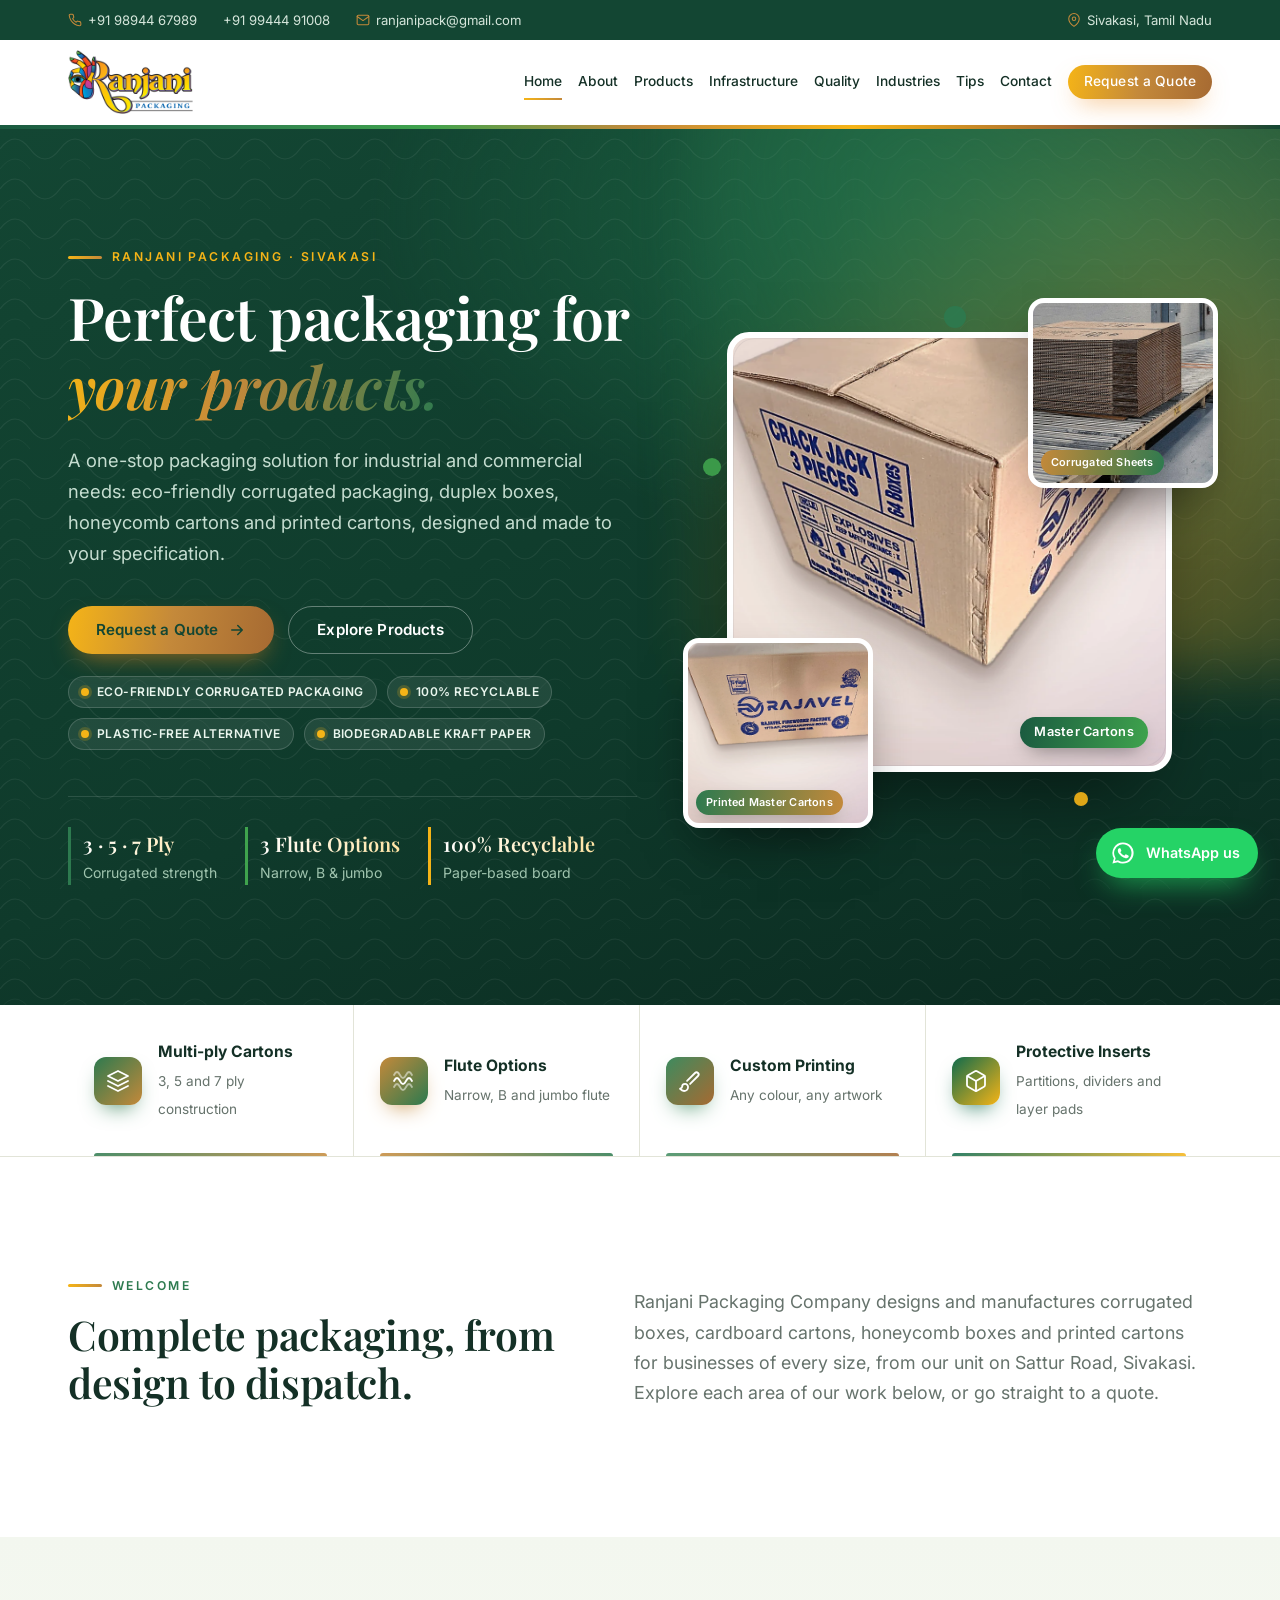
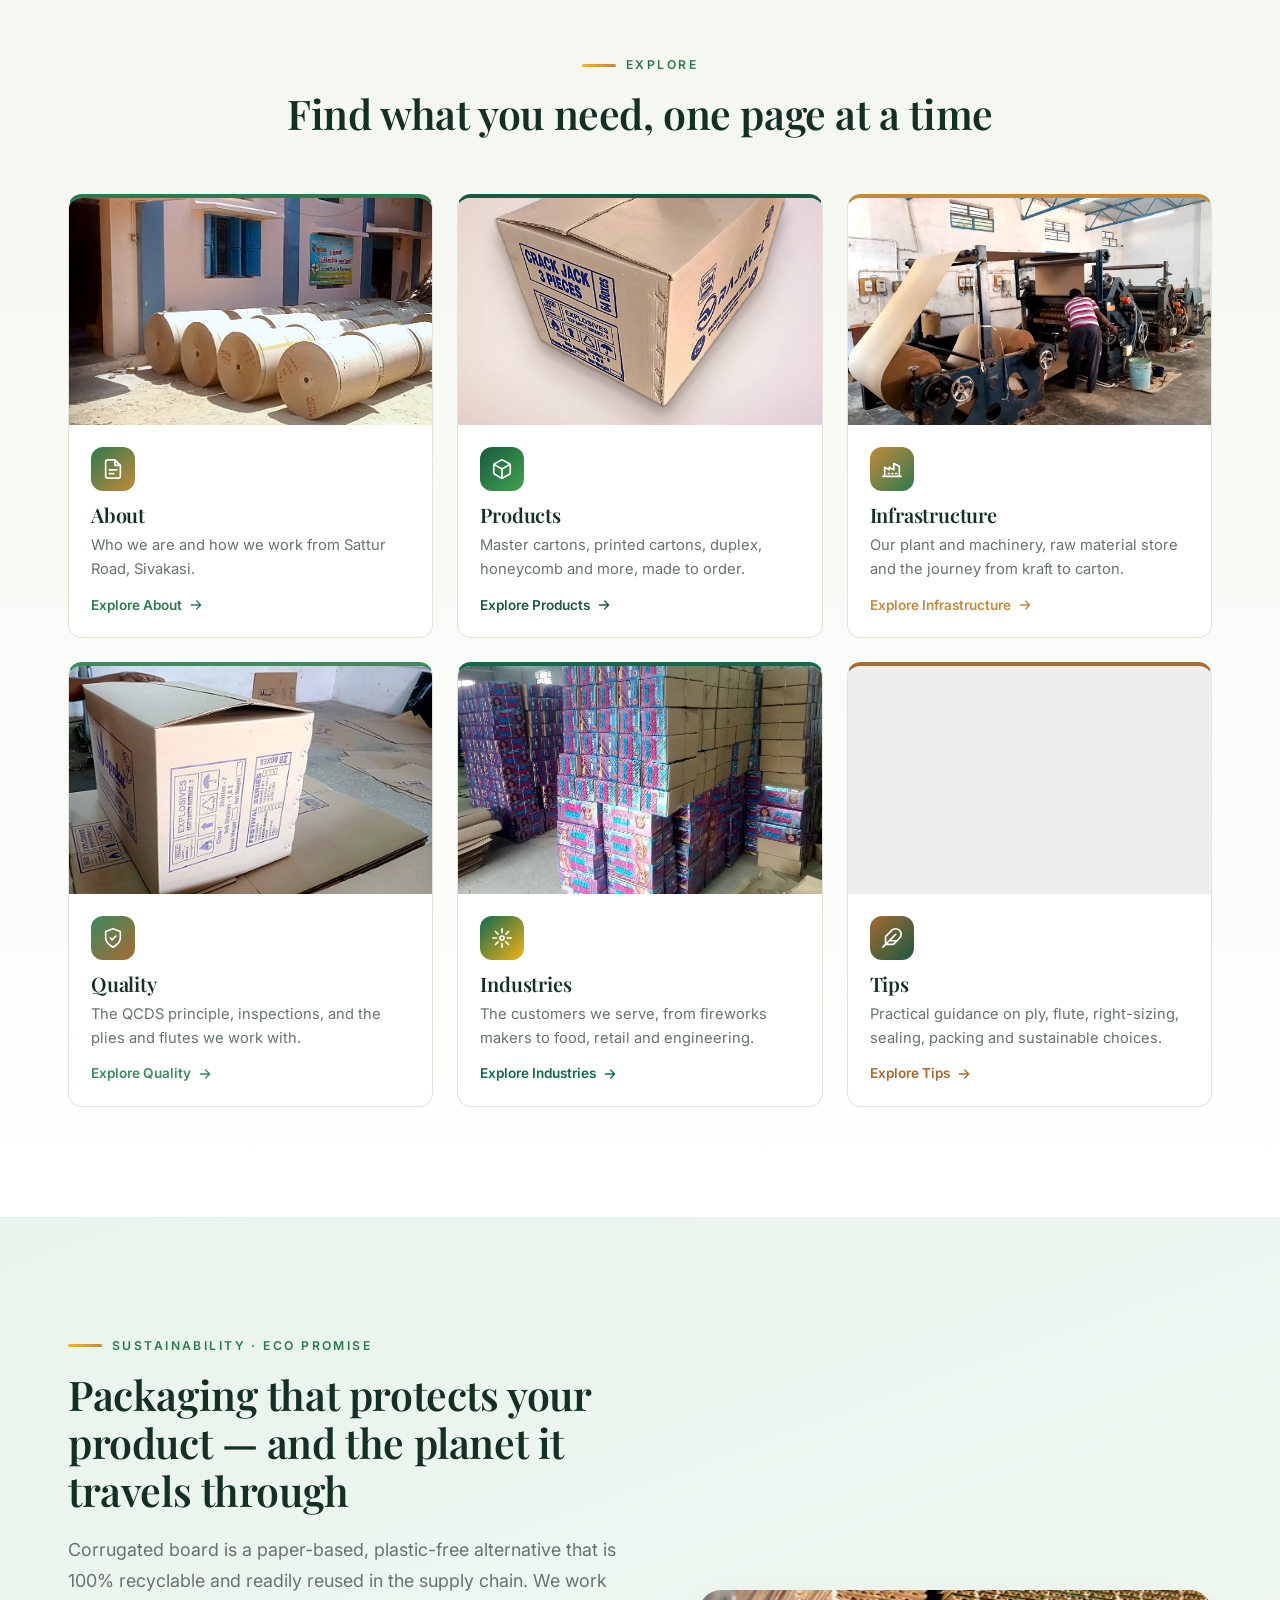
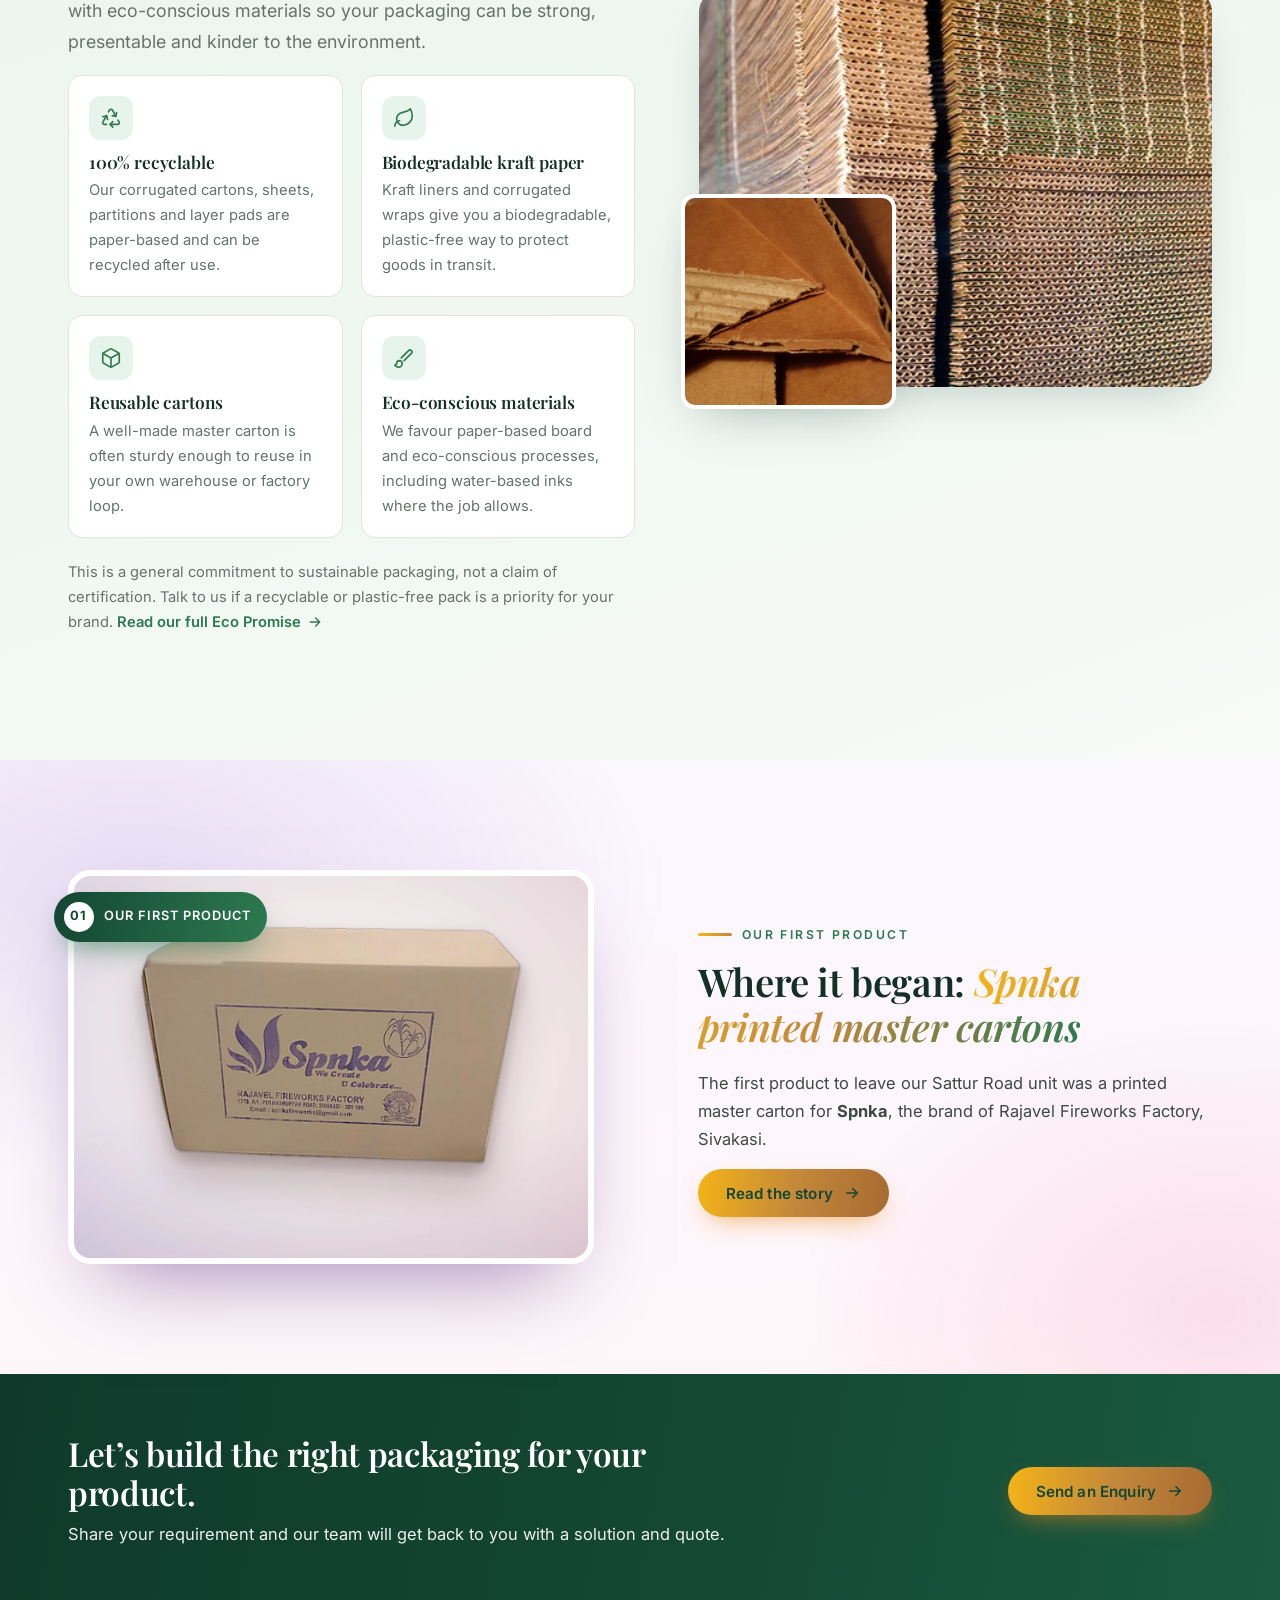
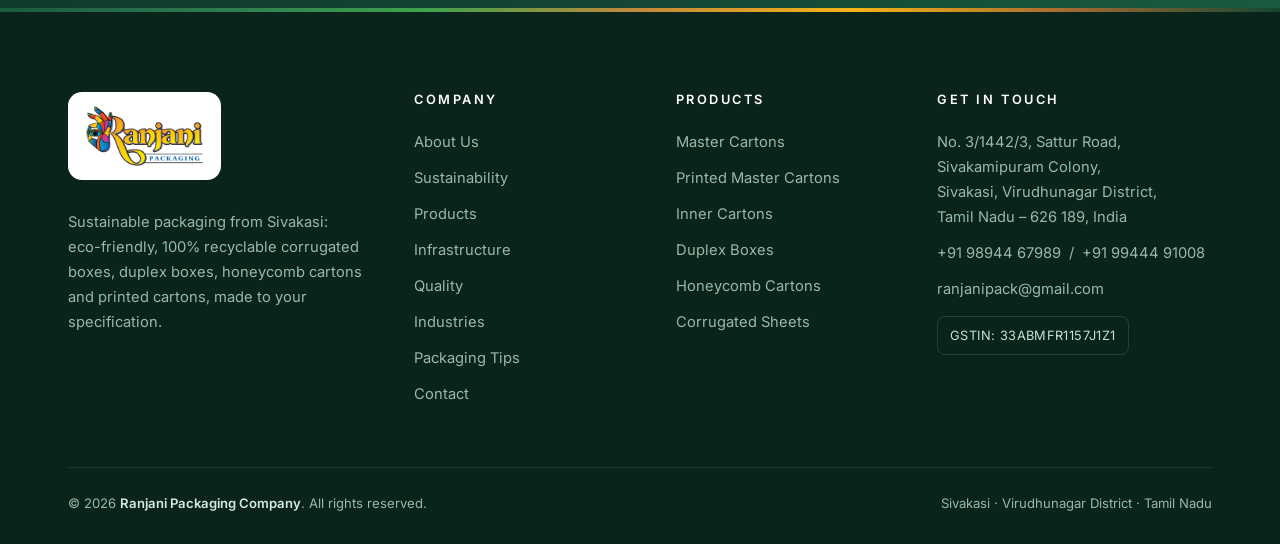
<file: index.html>
<!doctype html>
<html lang="en">
<head>
<meta charset="utf-8">
<meta name="viewport" content="width=device-width, initial-scale=1">
<title>Ranjani Packaging | Corrugated Boxes, Cartons &amp; Packaging Solutions, Sivakasi</title>
<meta name="description" content="Ranjani Packaging Company, Sivakasi: eco-friendly, 100% recyclable corrugated boxes, printed cartons, duplex boxes, honeycomb cartons and corrugated sheets.">
<meta name="theme-color" content="#134633">
<meta property="og:title" content="Ranjani Packaging | Corrugated Boxes, Cartons &amp; Packaging Solutions, Sivakasi">
<meta property="og:description" content="Ranjani Packaging Company, Sivakasi: eco-friendly, 100% recyclable corrugated boxes, printed cartons, duplex boxes, honeycomb cartons and corrugated sheets.">
<meta property="og:image" content="assets/img/ranjani-logo-600.png">
<link rel="icon" href="favicon.ico" sizes="any">
<link rel="icon" type="image/png" sizes="32x32" href="assets/img/favicon-32.png">
<link rel="apple-touch-icon" href="assets/img/apple-touch-icon.png">
<link rel="manifest" href="site.webmanifest">
<link rel="preconnect" href="https://fonts.googleapis.com">
<link rel="preconnect" href="https://fonts.gstatic.com" crossorigin>
<link href="https://fonts.googleapis.com/css2?family=Inter:wght@400;500;600;700&family=Playfair+Display:ital,wght@0,500;0,600;0,700;1,500;1,600&display=swap" rel="stylesheet">
<link rel="stylesheet" href="assets/css/style.css">
</head>
<body>
<div class="topbar"><div class="wrap">
  <div class="tb-group"><a href="tel:+919894467989"><svg viewBox="0 0 24 24" fill="none" stroke="currentColor" stroke-width="1.8" stroke-linecap="round" stroke-linejoin="round" aria-hidden="true"><path d="M22 16.9v3a2 2 0 0 1-2.2 2 19.8 19.8 0 0 1-8.6-3.1 19.5 19.5 0 0 1-6-6A19.8 19.8 0 0 1 2.1 4.2 2 2 0 0 1 4.1 2h3a2 2 0 0 1 2 1.7c.1.9.4 1.8.7 2.7a2 2 0 0 1-.5 2.1L8 9.8a16 16 0 0 0 6 6l1.3-1.3a2 2 0 0 1 2.1-.4c.9.3 1.8.6 2.7.7a2 2 0 0 1 1.7 2z"/></svg>+91 98944 67989</a><a class="tb-hide" href="tel:+919944491008">+91 99444 91008</a><a href="mailto:ranjanipack@gmail.com"><svg viewBox="0 0 24 24" fill="none" stroke="currentColor" stroke-width="1.8" stroke-linecap="round" stroke-linejoin="round" aria-hidden="true"><rect x="2" y="4" width="20" height="16" rx="2"/><path d="m22 6-10 7L2 6"/></svg>ranjanipack@gmail.com</a></div>
  <div class="tb-group"><span><svg viewBox="0 0 24 24" fill="none" stroke="currentColor" stroke-width="1.8" stroke-linecap="round" stroke-linejoin="round" aria-hidden="true"><path d="M21 10c0 7-9 13-9 13S3 17 3 10a9 9 0 0 1 18 0z"/><circle cx="12" cy="10" r="3"/></svg>Sivakasi, Tamil Nadu</span></div>
</div></div>
<header class="header"><div class="wrap">
  <a class="brand" href="index.html" aria-label="Ranjani Packaging home"><img src="assets/img/ranjani-logo-600.png" alt="Ranjani Packaging" width="600" height="308"></a>
  <nav class="nav" aria-label="Main">
    <a href="index.html" class="active" aria-current="page">Home</a><a href="about.html">About</a><a href="products.html">Products</a><a href="infrastructure.html">Infrastructure</a><a href="quality.html">Quality</a><a href="industries.html">Industries</a><a href="tips.html">Tips</a><a href="contact.html">Contact</a>
    <a class="btn btn-gold" href="contact.html">Request a Quote</a>
  </nav>
  <button class="menu-toggle" aria-label="Open menu" aria-expanded="false"><span></span><span></span><span></span></button>
</div></header>
<div class="rainbow" aria-hidden="true"></div>
<main>
<section class="hero" id="top">
  <div class="wrap">
    <div class="hero-copy">
      <span class="eyebrow light reveal">Ranjani Packaging · Sivakasi</span>
      <h1 class="reveal d1">Perfect packaging for <span class="gold-text">your products.</span></h1>
      <p class="lead reveal d2">A one-stop packaging solution for industrial and commercial needs: eco-friendly corrugated packaging, duplex boxes, honeycomb cartons and printed cartons, designed and made to your specification.</p>
      <div class="hero-actions reveal d3">
        <a class="btn btn-gold" href="contact.html">Request a Quote <svg viewBox="0 0 24 24" fill="none" stroke="currentColor" stroke-width="2" stroke-linecap="round" stroke-linejoin="round" aria-hidden="true"><path d="M5 12h14M13 6l6 6-6 6"/></svg></a>
        <a class="btn btn-ghost" href="products.html">Explore Products</a>
      </div>
      <div class="eco-ribbon reveal d3" aria-label="Eco-friendly packaging">
        <span>Eco-friendly corrugated packaging</span>
        <span>100% recyclable</span>
        <span>Plastic-free alternative</span>
        <span>Biodegradable kraft paper</span>
      </div>
      <div class="hero-points reveal d3">
        <div><strong>3 · 5 · 7 Ply</strong>Corrugated strength</div>
        <div><strong>3 Flute Options</strong>Narrow, B &amp; jumbo</div>
        <div><strong>100% Recyclable</strong>Paper-based board</div>
      </div>
    </div>
    <div class="hero-visual reveal d2">
      <div class="hv-main studio"><img src="assets/img/ranjani-master-carton.webp" alt="Ranjani printed master carton" decoding="async"><span class="hv-label" style="--c:#1a5a40;--c2:#3fa34d">Master Cartons</span></div>
      <div class="hv-card hv-b"><img src="assets/img/stock-board-stack.webp" alt="Stack of flat corrugated sheets" decoding="async"><span class="hv-label sm" style="--c:#c4893a;--c2:#2d7a4f">Corrugated Sheets</span></div>
      <div class="hv-card hv-a"><img src="assets/img/ranjani-printed-carton-front.webp" alt="Printed master carton" decoding="async"><span class="hv-label sm" style="--c:#2d7a4f;--c2:#c4893a">Printed Master Cartons</span></div>
      <div class="hv-dot d1"></div><div class="hv-dot d2"></div><div class="hv-dot d3"></div>
    </div>
  </div>
</section>

<section class="capstrip" aria-label="Capabilities"><div class="wrap">
  <div class="cap" style="--c:#2d7a4f;--c2:#c4893a"><div class="ic"><svg viewBox="0 0 24 24" fill="none" stroke="currentColor" stroke-width="1.8" stroke-linecap="round" stroke-linejoin="round" aria-hidden="true"><path d="m12 2 10 5-10 5L2 7z"/><path d="m2 17 10 5 10-5M2 12l10 5 10-5"/></svg></div><div><b>Multi-ply Cartons</b><span>3, 5 and 7 ply construction</span></div></div>
  <div class="cap" style="--c:#c4893a;--c2:#2d7a4f"><div class="ic"><svg viewBox="0 0 24 24" fill="none" stroke="currentColor" stroke-width="1.8" stroke-linecap="round" stroke-linejoin="round" aria-hidden="true"><path d="M2 12c2-4 4-4 6 0s4 4 6 0 4-4 6 0"/><path d="M2 18c2-4 4-4 6 0s4 4 6 0 4-4 6 0" opacity=".5"/><path d="M2 6c2-4 4-4 6 0s4 4 6 0 4-4 6 0" opacity=".5"/></svg></div><div><b>Flute Options</b><span>Narrow, B and jumbo flute</span></div></div>
  <div class="cap" style="--c:#3d8b5f;--c2:#a66a32"><div class="ic"><svg viewBox="0 0 24 24" fill="none" stroke="currentColor" stroke-width="1.8" stroke-linecap="round" stroke-linejoin="round" aria-hidden="true"><path d="M9.06 11.9 17 4a2.1 2.1 0 0 1 3 3l-7.9 7.94"/><path d="M7.07 14.94c-1.66 0-3 1.35-3 3.02 0 1.33-2.5 1.52-2 2.02 1.08 1.1 2.49 2.02 4 2.02 2.2 0 4-1.8 4-4.04a3.01 3.01 0 0 0-3-3.02z"/></svg></div><div><b>Custom Printing</b><span>Any colour, any artwork</span></div></div>
  <div class="cap" style="--c:#0f6b4c;--c2:#f5b417"><div class="ic"><svg viewBox="0 0 24 24" fill="none" stroke="currentColor" stroke-width="1.8" stroke-linecap="round" stroke-linejoin="round" aria-hidden="true"><path d="M21 16V8a2 2 0 0 0-1-1.7l-7-4a2 2 0 0 0-2 0l-7 4A2 2 0 0 0 3 8v8a2 2 0 0 0 1 1.7l7 4a2 2 0 0 0 2 0l7-4a2 2 0 0 0 1-1.7z"/><path d="M3.3 7 12 12l8.7-5M12 22V12"/></svg></div><div><b>Protective Inserts</b><span>Partitions, dividers and layer pads</span></div></div>
</div></section>

<section class="section bg-white" id="intro"><div class="wrap intro-band">
  <div class="section-head">
    <span class="eyebrow reveal">Welcome</span>
    <h2 class="reveal d1">Complete packaging, from design to dispatch.</h2>
  </div>
  <p class="lead reveal d1">Ranjani Packaging Company designs and manufactures corrugated boxes, cardboard cartons, honeycomb boxes and printed cartons for businesses of every size, from our unit on Sattur Road, Sivakasi. Explore each area of our work below, or go straight to a quote.</p>
</div></section>

<section class="section bg-peach" id="explore"><div class="wrap">
  <div class="section-head center">
    <span class="eyebrow reveal">Explore</span>
    <h2 class="reveal d1">Find what you need, one page at a time</h2>
  </div>
  <div class="tease-grid"><a class="tease reveal d0" style="--c:#2d7a4f;--c2:#c4893a" href="about.html">
    <div class="media"><img src="assets/img/ranjani-factory-exterior.webp" alt="About" loading="lazy" decoding="async"></div>
    <div class="body"><div class="ic"><svg viewBox="0 0 24 24" fill="none" stroke="currentColor" stroke-width="1.8" stroke-linecap="round" stroke-linejoin="round" aria-hidden="true"><path d="M14 2H6a2 2 0 0 0-2 2v16a2 2 0 0 0 2 2h12a2 2 0 0 0 2-2V8z"/><path d="M14 2v6h6M8 13h8M8 17h5"/></svg></div><h3>About</h3><p>Who we are and how we work from Sattur Road, Sivakasi.</p><span class="more">Explore About <svg viewBox="0 0 24 24" fill="none" stroke="currentColor" stroke-width="2" stroke-linecap="round" stroke-linejoin="round" aria-hidden="true"><path d="M5 12h14M13 6l6 6-6 6"/></svg></span></div>
  </a><a class="tease reveal d1" style="--c:#1a5a40;--c2:#3fa34d" href="products.html">
    <div class="media"><img src="assets/img/ranjani-master-carton.webp" alt="Products" loading="lazy" decoding="async"></div>
    <div class="body"><div class="ic"><svg viewBox="0 0 24 24" fill="none" stroke="currentColor" stroke-width="1.8" stroke-linecap="round" stroke-linejoin="round" aria-hidden="true"><path d="M21 16V8a2 2 0 0 0-1-1.7l-7-4a2 2 0 0 0-2 0l-7 4A2 2 0 0 0 3 8v8a2 2 0 0 0 1 1.7l7 4a2 2 0 0 0 2 0l7-4a2 2 0 0 0 1-1.7z"/><path d="M3.3 7 12 12l8.7-5M12 22V12"/></svg></div><h3>Products</h3><p>Master cartons, printed cartons, duplex, honeycomb and more, made to order.</p><span class="more">Explore Products <svg viewBox="0 0 24 24" fill="none" stroke="currentColor" stroke-width="2" stroke-linecap="round" stroke-linejoin="round" aria-hidden="true"><path d="M5 12h14M13 6l6 6-6 6"/></svg></span></div>
  </a><a class="tease reveal d2" style="--c:#c4893a;--c2:#2d7a4f" href="infrastructure.html">
    <div class="media"><img src="assets/img/ranjani-corrugation.webp" alt="Infrastructure" loading="lazy" decoding="async"></div>
    <div class="body"><div class="ic"><svg viewBox="0 0 24 24" fill="none" stroke="currentColor" stroke-width="1.8" stroke-linecap="round" stroke-linejoin="round" aria-hidden="true"><path d="M2 20h20M4 20V10l5 3V10l5 3V6l6 3v11"/><path d="M8 17h1M12 17h1M16 17h1"/></svg></div><h3>Infrastructure</h3><p>Our plant and machinery, raw material store and the journey from kraft to carton.</p><span class="more">Explore Infrastructure <svg viewBox="0 0 24 24" fill="none" stroke="currentColor" stroke-width="2" stroke-linecap="round" stroke-linejoin="round" aria-hidden="true"><path d="M5 12h14M13 6l6 6-6 6"/></svg></span></div>
  </a><a class="tease reveal d0" style="--c:#3d8b5f;--c2:#a66a32" href="quality.html">
    <div class="media"><img src="assets/img/ranjani-spnka-side.webp" alt="Quality" loading="lazy" decoding="async"></div>
    <div class="body"><div class="ic"><svg viewBox="0 0 24 24" fill="none" stroke="currentColor" stroke-width="1.8" stroke-linecap="round" stroke-linejoin="round" aria-hidden="true"><path d="M12 22s8-4 8-10V5l-8-3-8 3v7c0 6 8 10 8 10z"/><path d="m9 12 2 2 4-4"/></svg></div><h3>Quality</h3><p>The QCDS principle, inspections, and the plies and flutes we work with.</p><span class="more">Explore Quality <svg viewBox="0 0 24 24" fill="none" stroke="currentColor" stroke-width="2" stroke-linecap="round" stroke-linejoin="round" aria-hidden="true"><path d="M5 12h14M13 6l6 6-6 6"/></svg></span></div>
  </a><a class="tease reveal d1" style="--c:#0f6b4c;--c2:#f5b417" href="industries.html">
    <div class="media"><img src="assets/img/ranjani-printed-stock.webp" alt="Industries" loading="lazy" decoding="async"></div>
    <div class="body"><div class="ic"><svg viewBox="0 0 24 24" fill="none" stroke="currentColor" stroke-width="1.8" stroke-linecap="round" stroke-linejoin="round" aria-hidden="true"><path d="M12 2v4M12 18v4M2 12h4M18 12h4M4.9 4.9l2.8 2.8M16.3 16.3l2.8 2.8M4.9 19.1l2.8-2.8M16.3 7.7l2.8-2.8"/><circle cx="12" cy="12" r="2.2"/></svg></div><h3>Industries</h3><p>The customers we serve, from fireworks makers to food, retail and engineering.</p><span class="more">Explore Industries <svg viewBox="0 0 24 24" fill="none" stroke="currentColor" stroke-width="2" stroke-linecap="round" stroke-linejoin="round" aria-hidden="true"><path d="M5 12h14M13 6l6 6-6 6"/></svg></span></div>
  </a><a class="tease reveal d2" style="--c:#a66a32;--c2:#1a5a40" href="tips.html">
    <div class="media"><img src="assets/img/stock-carrying-cartons.webp" alt="Tips" loading="lazy" decoding="async"></div>
    <div class="body"><div class="ic"><svg viewBox="0 0 24 24" fill="none" stroke="currentColor" stroke-width="1.8" stroke-linecap="round" stroke-linejoin="round" aria-hidden="true"><path d="M20.2 12.2A6 6 0 0 0 11.7 3.7L5 10.5V19h8.5z"/><path d="M16 8 2 22M17.5 15H9"/></svg></div><h3>Tips</h3><p>Practical guidance on ply, flute, right-sizing, sealing, packing and sustainable choices.</p><span class="more">Explore Tips <svg viewBox="0 0 24 24" fill="none" stroke="currentColor" stroke-width="2" stroke-linecap="round" stroke-linejoin="round" aria-hidden="true"><path d="M5 12h14M13 6l6 6-6 6"/></svg></span></div>
  </a></div>
</div></section>

<section class="section bg-mint" id="eco-promise">
  <div class="wrap eco-grid">
    <div>
      <span class="eyebrow reveal">Sustainability · Eco Promise</span>
      <h2 class="reveal d1">Packaging that protects your product — and the planet it travels through</h2>
      <p class="lead reveal d1">Corrugated board is a paper-based, plastic-free alternative that is 100% recyclable and readily reused in the supply chain. We work with eco-conscious materials so your packaging can be strong, presentable and kinder to the environment.</p>
      <div class="eco-points">
        <article class="eco-point reveal" style="--c:#2d7a4f;--c2:#c4893a"><div class="ic"><svg viewBox="0 0 24 24" fill="none" stroke="currentColor" stroke-width="1.8" stroke-linecap="round" stroke-linejoin="round" aria-hidden="true"><path d="M7 19H4.8a1.8 1.8 0 0 1-1.6-2.7L7.2 9.5"/><path d="M11 19h8.2a1.8 1.8 0 0 0 1.6-2.7l-1.2-2"/><path d="m14 16-3 3 3 3M8.3 13.6 7.2 9.5 3.1 10.6M9.3 5.2l1.1-1.9a1.8 1.8 0 0 1 3.1 0l3.9 6.8"/><path d="m13.4 9.4 3.9.8.8-4"/></svg></div><h3>100% recyclable</h3><p>Our corrugated cartons, sheets, partitions and layer pads are paper-based and can be recycled after use.</p></article>
        <article class="eco-point reveal d1" style="--c:#0f6b4c;--c2:#f5b417"><div class="ic"><svg viewBox="0 0 24 24" fill="none" stroke="currentColor" stroke-width="1.8" stroke-linecap="round" stroke-linejoin="round" aria-hidden="true"><path d="M11 20A7 7 0 0 1 9.8 6.1C15.5 5 17 4.5 19 2c1 2 2 4.2 2 8 0 5.5-4.8 10-10 10z"/><path d="M2 21c0-3 1.9-5.4 5.1-6"/></svg></div><h3>Biodegradable kraft paper</h3><p>Kraft liners and corrugated wraps give you a biodegradable, plastic-free way to protect goods in transit.</p></article>
        <article class="eco-point reveal" style="--c:#c4893a;--c2:#2d7a4f"><div class="ic"><svg viewBox="0 0 24 24" fill="none" stroke="currentColor" stroke-width="1.8" stroke-linecap="round" stroke-linejoin="round" aria-hidden="true"><path d="M21 16V8a2 2 0 0 0-1-1.7l-7-4a2 2 0 0 0-2 0l-7 4A2 2 0 0 0 3 8v8a2 2 0 0 0 1 1.7l7 4a2 2 0 0 0 2 0l7-4a2 2 0 0 0 1-1.7z"/><path d="M3.3 7 12 12l8.7-5M12 22V12"/></svg></div><h3>Reusable cartons</h3><p>A well-made master carton is often sturdy enough to reuse in your own warehouse or factory loop.</p></article>
        <article class="eco-point reveal d1" style="--c:#134633;--c2:#3fa34d"><div class="ic"><svg viewBox="0 0 24 24" fill="none" stroke="currentColor" stroke-width="1.8" stroke-linecap="round" stroke-linejoin="round" aria-hidden="true"><path d="M9.06 11.9 17 4a2.1 2.1 0 0 1 3 3l-7.9 7.94"/><path d="M7.07 14.94c-1.66 0-3 1.35-3 3.02 0 1.33-2.5 1.52-2 2.02 1.08 1.1 2.49 2.02 4 2.02 2.2 0 4-1.8 4-4.04a3.01 3.01 0 0 0-3-3.02z"/></svg></div><h3>Eco-conscious materials</h3><p>We favour paper-based board and eco-conscious processes, including water-based inks where the job allows.</p></article>
      </div>
      <p class="eco-note reveal">This is a general commitment to sustainable packaging, not a claim of certification. Talk to us if a recyclable or plastic-free pack is a priority for your brand. <a href="about.html#eco-promise">Read our full Eco Promise <svg viewBox="0 0 24 24" fill="none" stroke="currentColor" stroke-width="2" stroke-linecap="round" stroke-linejoin="round" aria-hidden="true"><path d="M5 12h14M13 6l6 6-6 6"/></svg></a></p>
    </div>
    <div class="eco-media reveal d2">
      <div class="frame"><img src="assets/img/stock-sheet-edge.webp" alt="Fluted edge of stacked flat corrugated sheets" loading="lazy" decoding="async"></div>
      <div class="eco-float"><img src="assets/img/stock-flute-closeup.webp" alt="Close-up of recyclable corrugated flute" loading="lazy" decoding="async"></div>
    </div>
  </div>
</section>

<section class="section spot compact" id="first-product"><div class="wrap spot-grid">
  <div class="spot-media reveal">
    <figure class="spot-main"><img src="assets/img/ranjani-spnka-studio.webp" alt="Spnka printed master carton made by Ranjani Packaging" loading="lazy" decoding="async"></figure>
    <span class="spot-badge"><b>01</b>Our first product</span>
  </div>
  <div class="spot-copy">
    <span class="eyebrow reveal">Our First Product</span>
    <h2 class="reveal d1">Where it began: <span class="gold-text">Spnka printed master cartons</span></h2>
    <p class="reveal d1">The first product to leave our Sattur Road unit was a printed master carton for <b>Spnka</b>, the brand of Rajavel Fireworks Factory, Sivakasi.</p>
    <div class="reveal d2"><a class="btn btn-gold" href="about.html#first-product">Read the story <svg viewBox="0 0 24 24" fill="none" stroke="currentColor" stroke-width="2" stroke-linecap="round" stroke-linejoin="round" aria-hidden="true"><path d="M5 12h14M13 6l6 6-6 6"/></svg></a></div>
  </div>
</div></section>
<section class="cta-band"><div class="wrap">
  <div><h2>Let’s build the right packaging for your product.</h2><p>Share your requirement and our team will get back to you with a solution and quote.</p></div>
  <a class="btn btn-gold" href="contact.html">Send an Enquiry <svg viewBox="0 0 24 24" fill="none" stroke="currentColor" stroke-width="2" stroke-linecap="round" stroke-linejoin="round" aria-hidden="true"><path d="M5 12h14M13 6l6 6-6 6"/></svg></a>
</div></section>
</main>
<footer class="footer"><div class="wrap">
  <div class="fgrid4">
    <div>
      <a class="flogo" href="index.html"><img src="assets/img/ranjani-logo-600.png" alt="Ranjani Packaging" loading="lazy"></a>
      <p>Sustainable packaging from Sivakasi: eco-friendly, 100% recyclable corrugated boxes, duplex boxes, honeycomb cartons and printed cartons, made to your specification.</p>
    </div>
    <div><h4>Company</h4><ul>
      <li><a href="about.html">About Us</a></li>
      <li><a href="about.html#eco-promise">Sustainability</a></li>
      <li><a href="products.html">Products</a></li>
      <li><a href="infrastructure.html">Infrastructure</a></li>
      <li><a href="quality.html">Quality</a></li>
      <li><a href="industries.html">Industries</a></li>
      <li><a href="tips.html">Packaging Tips</a></li>
      <li><a href="contact.html">Contact</a></li></ul></div>
    <div><h4>Products</h4><ul><li><a href="products.html#master-cartons">Master Cartons</a></li><li><a href="products.html#printed-master-cartons">Printed Master Cartons</a></li><li><a href="products.html#inner-cartons">Inner Cartons</a></li><li><a href="products.html#duplex-boxes">Duplex Boxes</a></li><li><a href="products.html#honeycomb-cartons">Honeycomb Cartons</a></li><li><a href="products.html#corrugated-sheets">Corrugated Sheets</a></li></ul></div>
    <div><h4>Get in Touch</h4><ul>
      <li>No. 3/1442/3, Sattur Road, Sivakamipuram Colony,<br>Sivakasi, Virudhunagar District,<br>Tamil Nadu – 626 189, India</li>
      <li><a href="tel:+919894467989">+91 98944 67989</a> &nbsp;/&nbsp; <a href="tel:+919944491008">+91 99444 91008</a></li>
      <li><a href="mailto:ranjanipack@gmail.com">ranjanipack@gmail.com</a></li></ul>
      <span class="gst">GSTIN: 33ABMFR1157J1Z1</span>
    </div>
  </div>
  <div class="legal"><span>© <span id="year">2026</span> <b>Ranjani Packaging Company</b>. All rights reserved.</span><span>Sivakasi · Virudhunagar District · Tamil Nadu</span></div>
</div></footer>
<a class="fab-wa" href="https://wa.me/919894467989?text=Hello%20Ranjani%20Packaging%2C%20I%20would%20like%20a%20quote." target="_blank" rel="noopener" aria-label="Chat on WhatsApp"><svg viewBox="0 0 32 32" aria-hidden="true"><path fill="currentColor" d="M16 3a13 13 0 0 0-11.2 19.6L3 29l6.6-1.7A13 13 0 1 0 16 3zm0 23.7c-2 0-4-.5-5.7-1.6l-.4-.2-3.9 1 1-3.8-.3-.4A10.7 10.7 0 1 1 16 26.7zm5.9-8c-.3-.2-1.9-1-2.2-1s-.5-.2-.7.2-.8 1-1 1.2-.4.2-.7 0a8.8 8.8 0 0 1-4.4-3.8c-.3-.6.3-.5 1-1.7.1-.2 0-.4 0-.6l-1-2.4c-.3-.6-.5-.5-.7-.5h-.6a1.2 1.2 0 0 0-.9.4 3.7 3.7 0 0 0-1.1 2.7 6.4 6.4 0 0 0 1.3 3.4 14.7 14.7 0 0 0 5.7 5c2.1.9 2.9 1 4 .8.6-.1 1.9-.8 2.2-1.5s.3-1.4.2-1.5-.3-.2-.6-.4z"/></svg><span>WhatsApp us</span></a>
<button class="fab-top" aria-label="Back to top"><svg viewBox="0 0 24 24" fill="none" stroke="currentColor" stroke-width="2.4" stroke-linecap="round" stroke-linejoin="round" aria-hidden="true"><path d="M12 19V5M5 12l7-7 7 7"/></svg></button>
<script src="assets/js/main.js" defer></script>
</body>
</html>
</file>
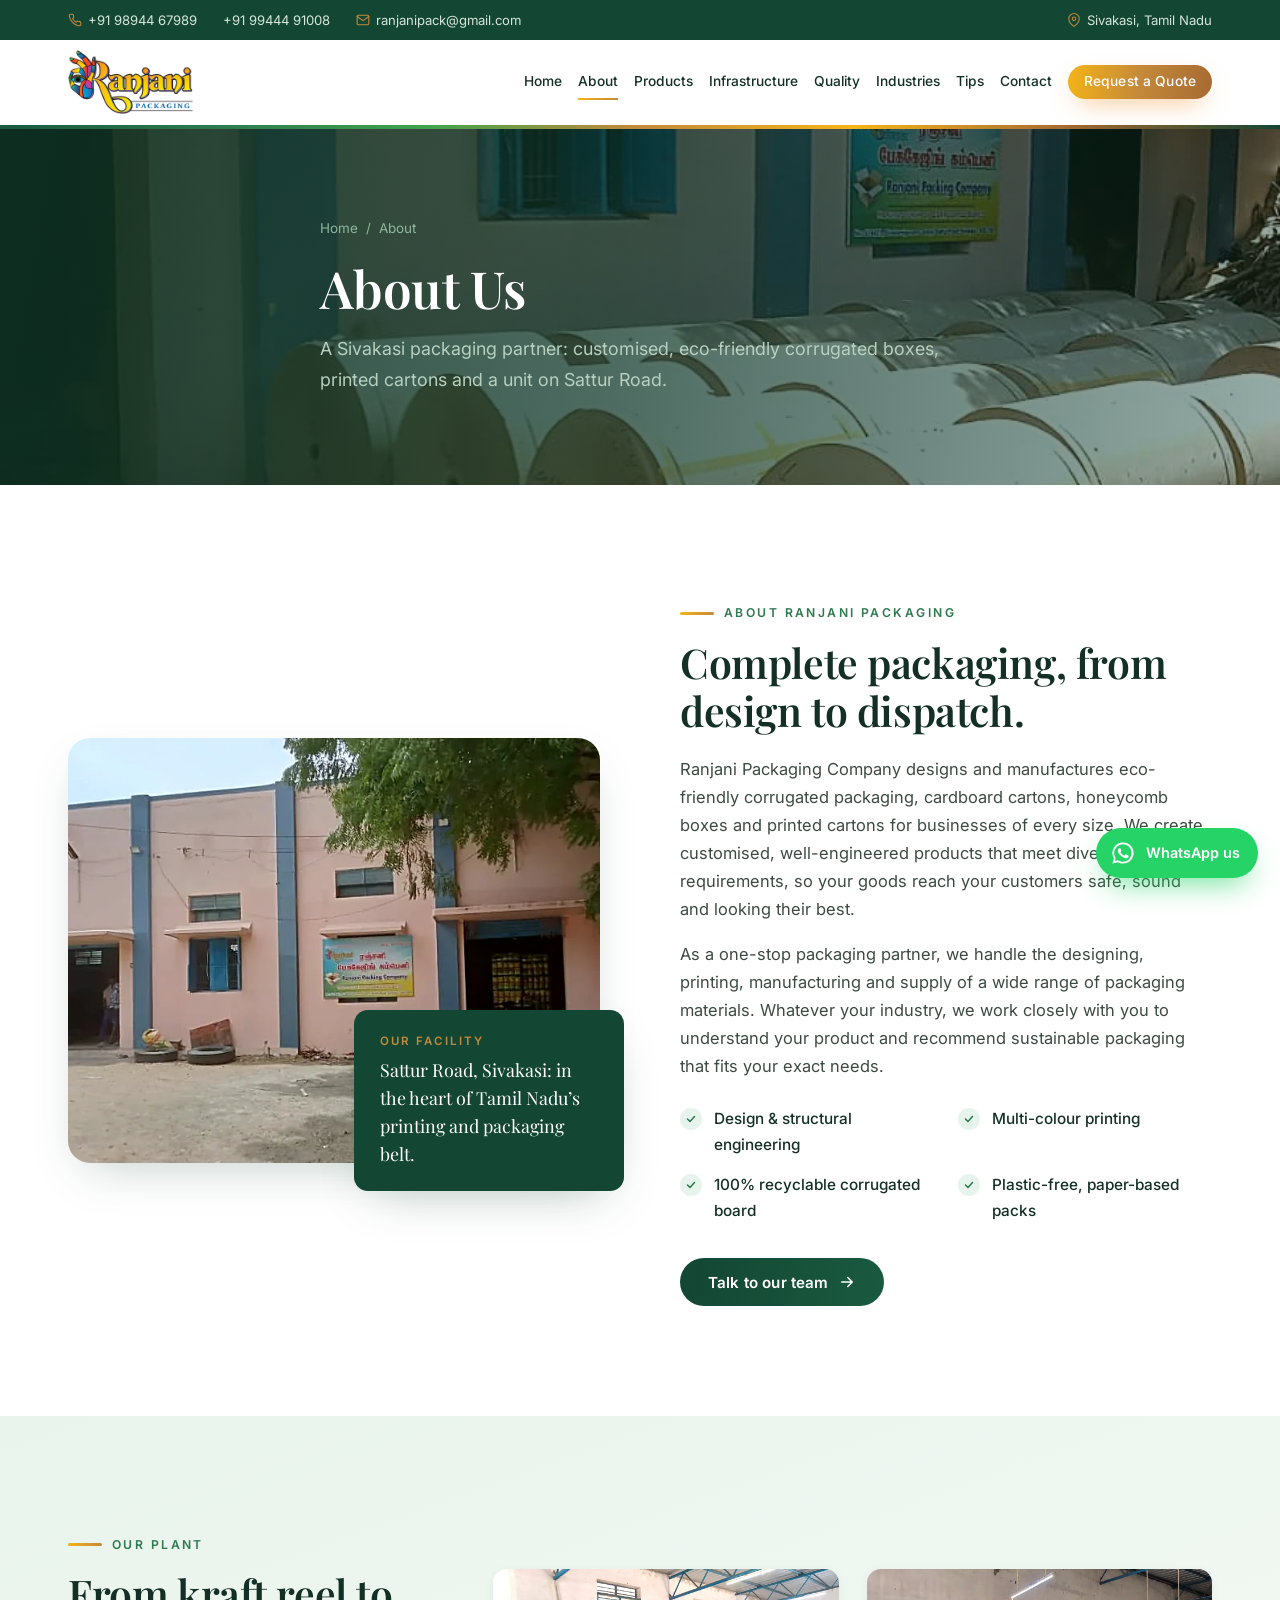
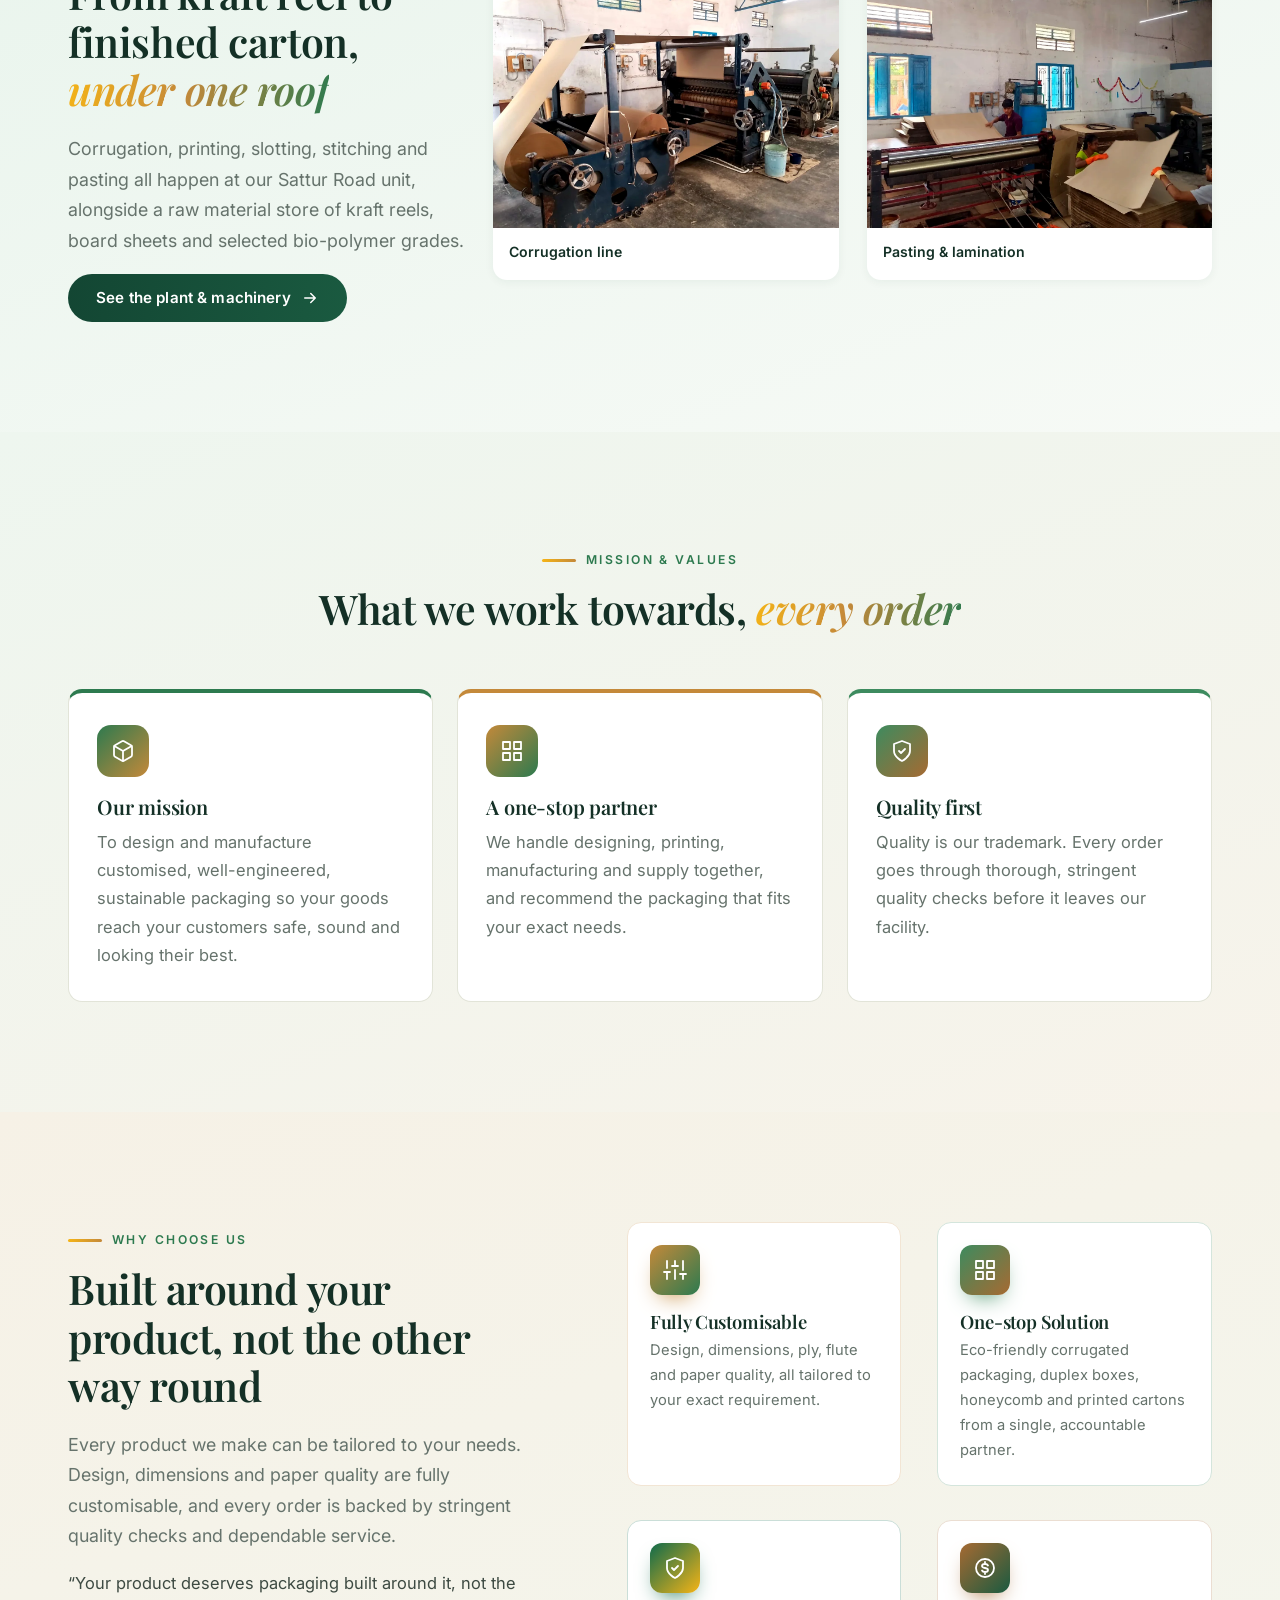
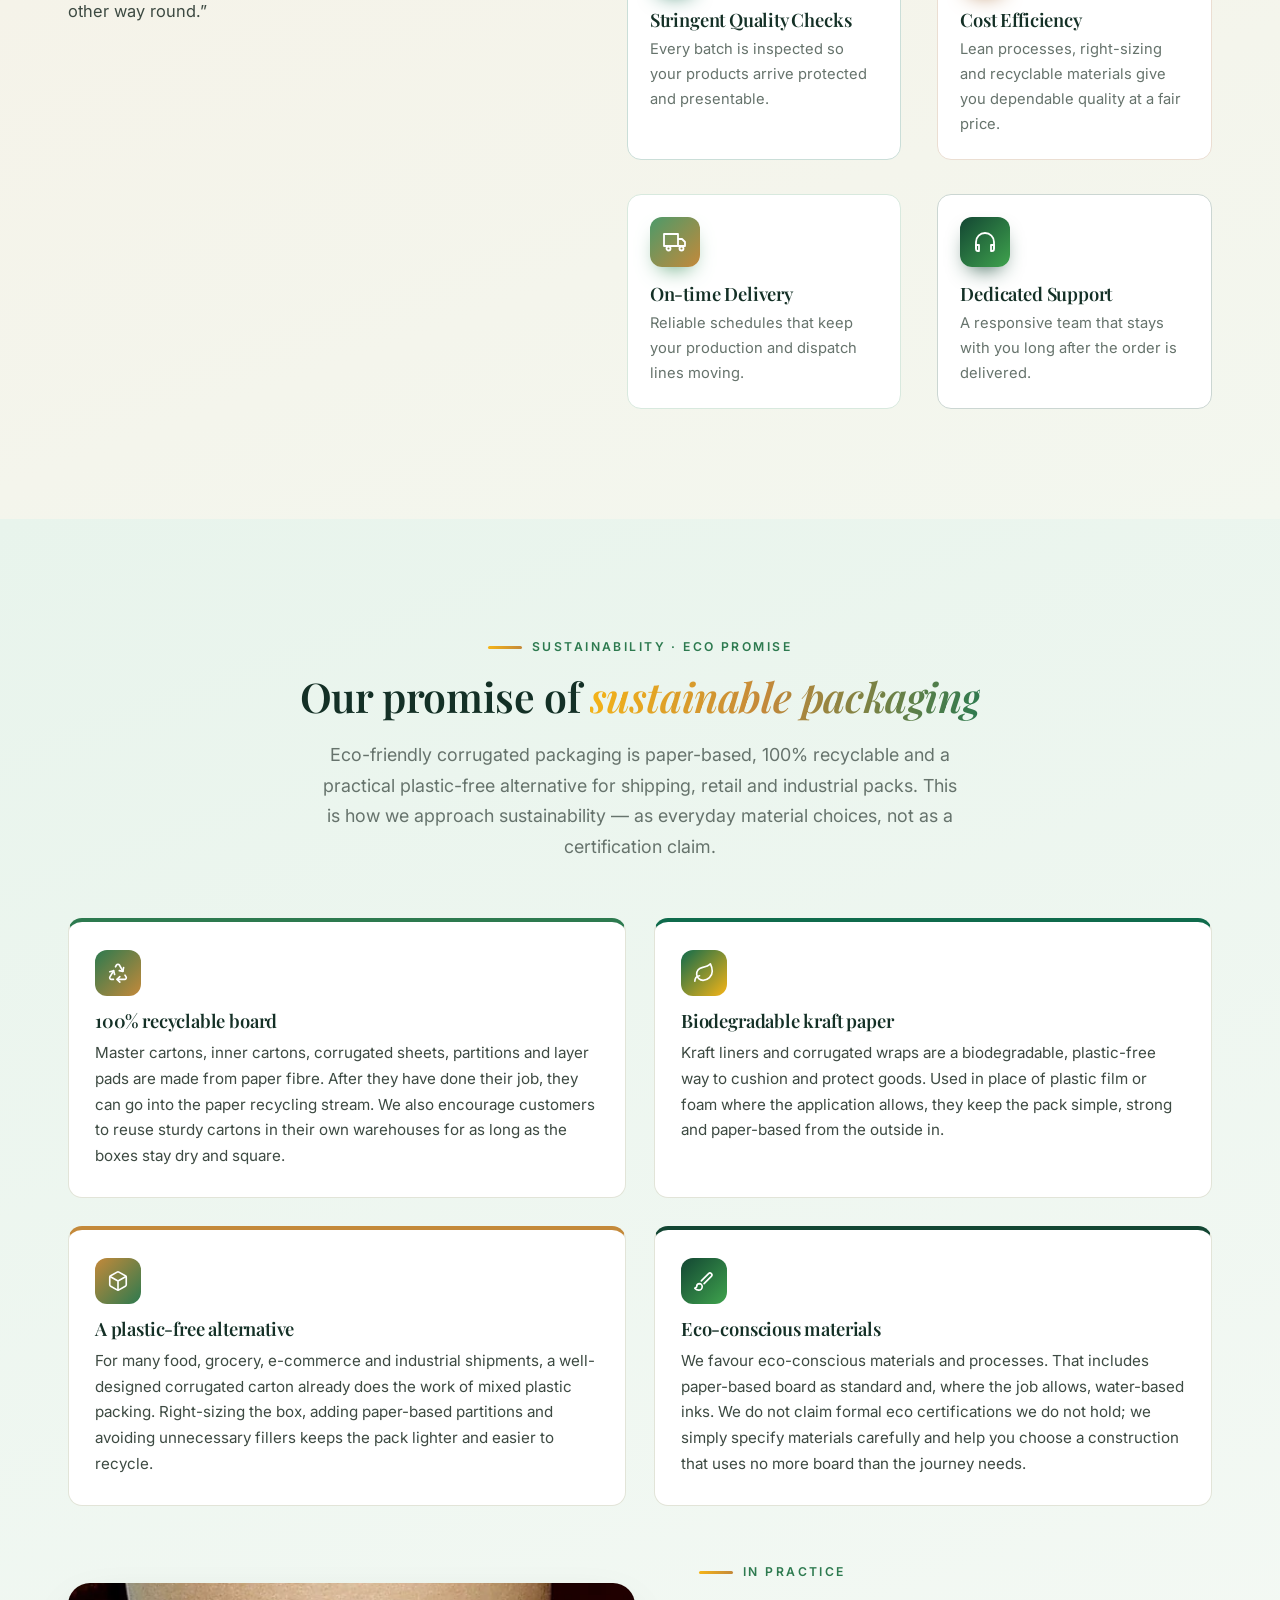
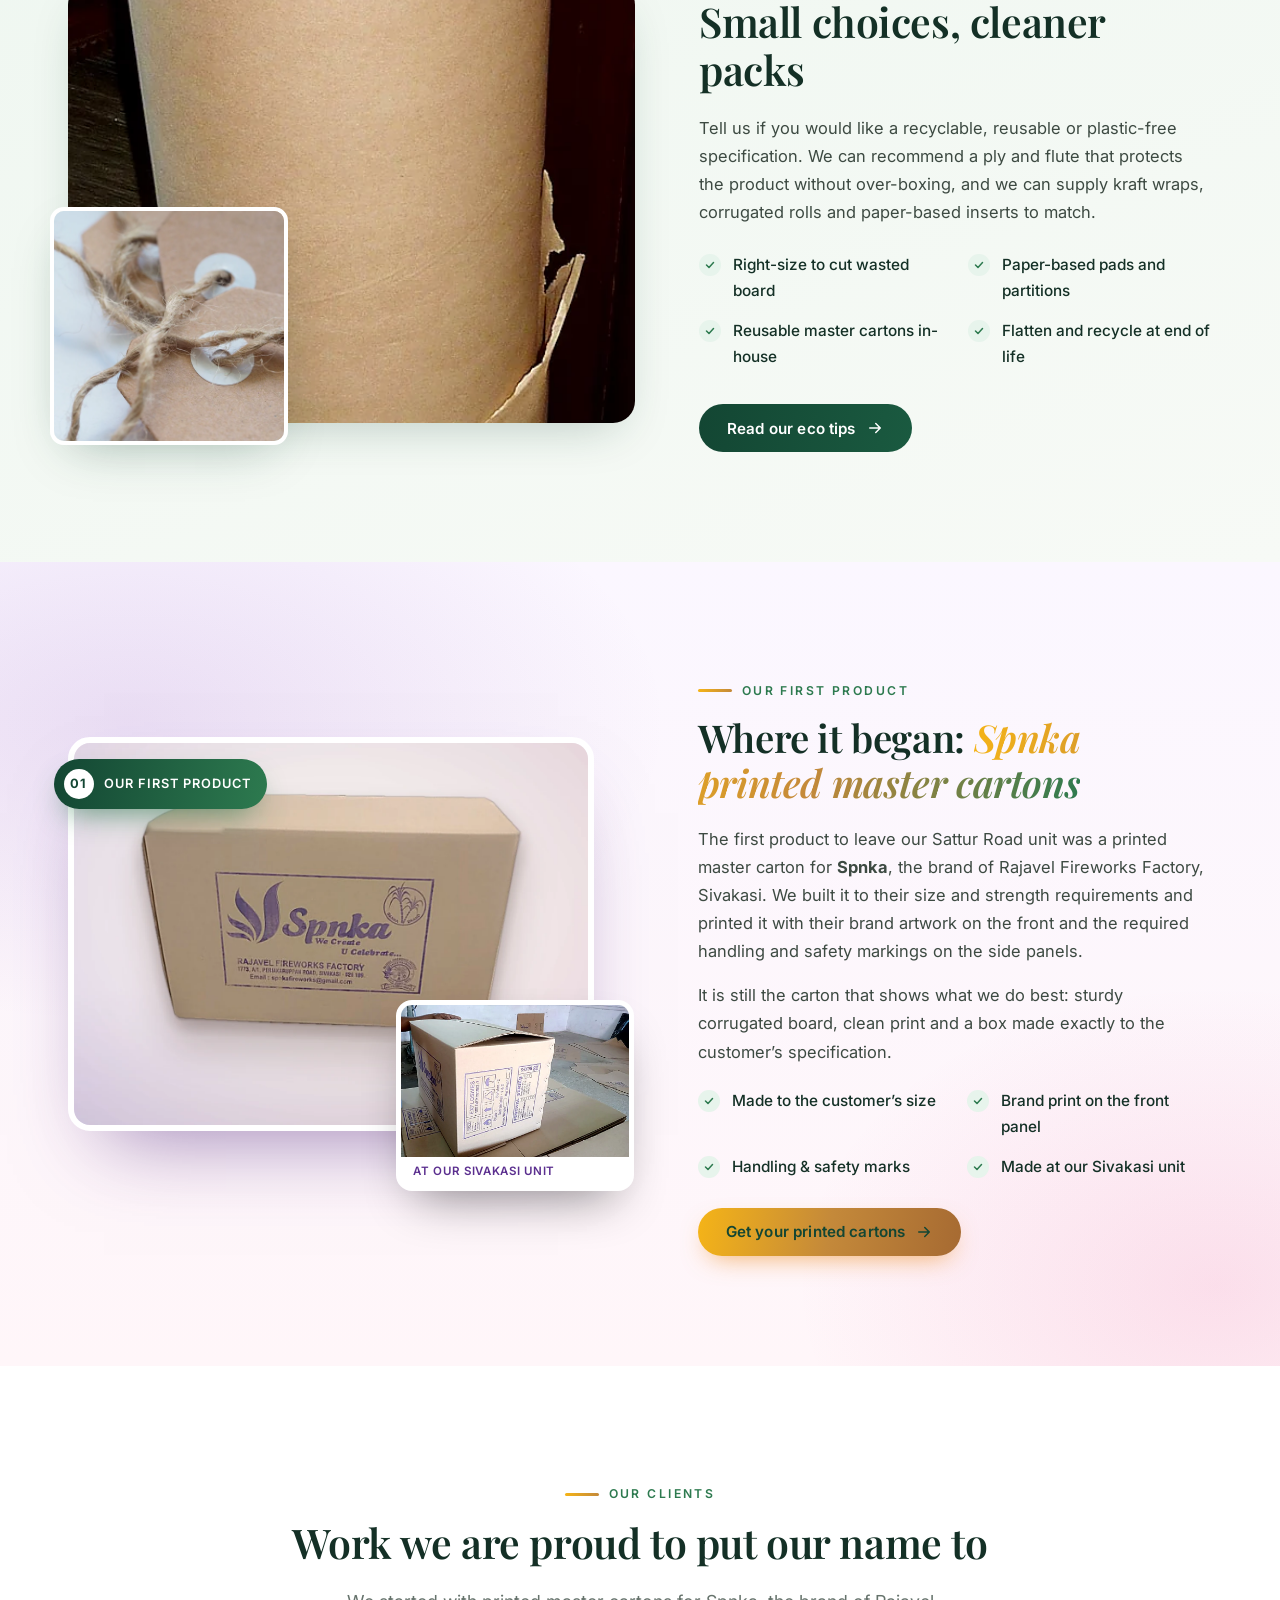
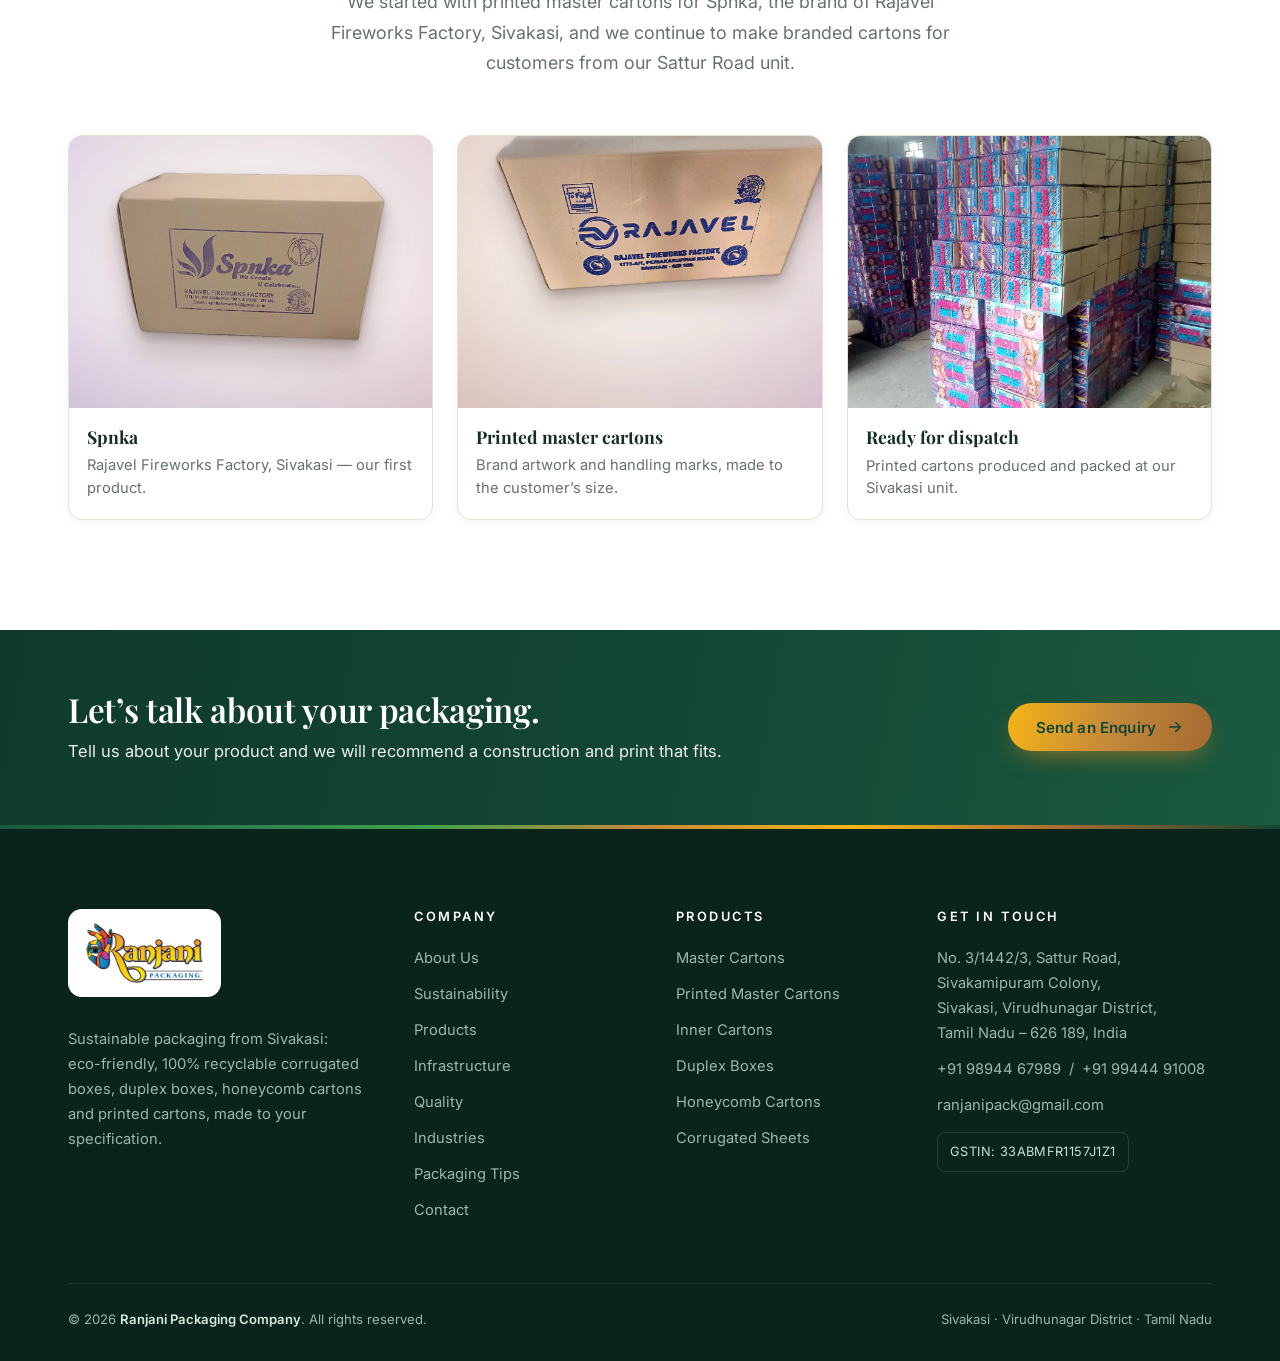
<file: about.html>
<!doctype html>
<html lang="en">
<head>
<meta charset="utf-8">
<meta name="viewport" content="width=device-width, initial-scale=1">
<title>About Us | Ranjani Packaging, Sivakasi</title>
<meta name="description" content="Ranjani Packaging Company, Sivakasi: our story, eco promise, first product for Spnka, and why businesses choose us for sustainable corrugated and printed cartons.">
<meta name="theme-color" content="#134633">
<meta property="og:title" content="About Us | Ranjani Packaging, Sivakasi">
<meta property="og:description" content="Ranjani Packaging Company, Sivakasi: our story, eco promise, first product for Spnka, and why businesses choose us for sustainable corrugated and printed cartons.">
<meta property="og:image" content="assets/img/ranjani-logo-600.png">
<link rel="icon" href="favicon.ico" sizes="any">
<link rel="icon" type="image/png" sizes="32x32" href="assets/img/favicon-32.png">
<link rel="apple-touch-icon" href="assets/img/apple-touch-icon.png">
<link rel="manifest" href="site.webmanifest">
<link rel="preconnect" href="https://fonts.googleapis.com">
<link rel="preconnect" href="https://fonts.gstatic.com" crossorigin>
<link href="https://fonts.googleapis.com/css2?family=Inter:wght@400;500;600;700&family=Playfair+Display:ital,wght@0,500;0,600;0,700;1,500;1,600&display=swap" rel="stylesheet">
<link rel="stylesheet" href="assets/css/style.css">
</head>
<body>
<div class="topbar"><div class="wrap">
  <div class="tb-group"><a href="tel:+919894467989"><svg viewBox="0 0 24 24" fill="none" stroke="currentColor" stroke-width="1.8" stroke-linecap="round" stroke-linejoin="round" aria-hidden="true"><path d="M22 16.9v3a2 2 0 0 1-2.2 2 19.8 19.8 0 0 1-8.6-3.1 19.5 19.5 0 0 1-6-6A19.8 19.8 0 0 1 2.1 4.2 2 2 0 0 1 4.1 2h3a2 2 0 0 1 2 1.7c.1.9.4 1.8.7 2.7a2 2 0 0 1-.5 2.1L8 9.8a16 16 0 0 0 6 6l1.3-1.3a2 2 0 0 1 2.1-.4c.9.3 1.8.6 2.7.7a2 2 0 0 1 1.7 2z"/></svg>+91 98944 67989</a><a class="tb-hide" href="tel:+919944491008">+91 99444 91008</a><a href="mailto:ranjanipack@gmail.com"><svg viewBox="0 0 24 24" fill="none" stroke="currentColor" stroke-width="1.8" stroke-linecap="round" stroke-linejoin="round" aria-hidden="true"><rect x="2" y="4" width="20" height="16" rx="2"/><path d="m22 6-10 7L2 6"/></svg>ranjanipack@gmail.com</a></div>
  <div class="tb-group"><span><svg viewBox="0 0 24 24" fill="none" stroke="currentColor" stroke-width="1.8" stroke-linecap="round" stroke-linejoin="round" aria-hidden="true"><path d="M21 10c0 7-9 13-9 13S3 17 3 10a9 9 0 0 1 18 0z"/><circle cx="12" cy="10" r="3"/></svg>Sivakasi, Tamil Nadu</span></div>
</div></div>
<header class="header"><div class="wrap">
  <a class="brand" href="index.html" aria-label="Ranjani Packaging home"><img src="assets/img/ranjani-logo-600.png" alt="Ranjani Packaging" width="600" height="308"></a>
  <nav class="nav" aria-label="Main">
    <a href="index.html">Home</a><a href="about.html" class="active" aria-current="page">About</a><a href="products.html">Products</a><a href="infrastructure.html">Infrastructure</a><a href="quality.html">Quality</a><a href="industries.html">Industries</a><a href="tips.html">Tips</a><a href="contact.html">Contact</a>
    <a class="btn btn-gold" href="contact.html">Request a Quote</a>
  </nav>
  <button class="menu-toggle" aria-label="Open menu" aria-expanded="false"><span></span><span></span><span></span></button>
</div></header>
<div class="rainbow" aria-hidden="true"></div>
<main>
<section class="page-hero has-photo">
  <img src="assets/img/ranjani-factory-exterior.webp" alt="Ranjani Packaging unit with kraft paper reels, Sivakasi" decoding="async">
  <div class="wrap">
    <div class="crumbs"><a href="index.html">Home</a> &nbsp;/&nbsp; About</div>
    <h1>About Us</h1>
    <p class="lead">A Sivakasi packaging partner: customised, eco-friendly corrugated boxes, printed cartons and a unit on Sattur Road.</p>
  </div>
</section>
<section class="section bg-white" id="story"><div class="wrap about-grid">
  <div class="about-media reveal">
    <div class="frame"><img src="assets/img/ranjani-facility.webp" alt="Ranjani Packaging facility in Sivakasi" loading="lazy" decoding="async"></div>
    <div class="about-tag"><small>Our Facility</small><span>Sattur Road, Sivakasi: in the heart of Tamil Nadu’s printing and packaging belt.</span></div>
  </div>
  <div>
    <span class="eyebrow reveal">About Ranjani Packaging</span>
    <h2 class="reveal d1">Complete packaging, from design to dispatch.</h2>
    <p class="reveal d1">Ranjani Packaging Company designs and manufactures eco-friendly corrugated packaging, cardboard cartons, honeycomb boxes and printed cartons for businesses of every size. We create customised, well-engineered products that meet diverse packaging requirements, so your goods reach your customers safe, sound and looking their best.</p>
    <p class="reveal d2">As a one-stop packaging partner, we handle the designing, printing, manufacturing and supply of a wide range of packaging materials. Whatever your industry, we work closely with you to understand your product and recommend sustainable packaging that fits your exact needs.</p>
    <ul class="checklist reveal d2">
      <li>Design &amp; structural engineering</li><li>Multi-colour printing</li>
      <li>100% recyclable corrugated board</li><li>Plastic-free, paper-based packs</li>
    </ul>
    <div class="reveal d3"><a class="btn btn-navy" href="contact.html">Talk to our team <svg viewBox="0 0 24 24" fill="none" stroke="currentColor" stroke-width="2" stroke-linecap="round" stroke-linejoin="round" aria-hidden="true"><path d="M5 12h14M13 6l6 6-6 6"/></svg></a></div>
  </div>
</div></section>

<section class="section bg-mint" id="our-plant"><div class="wrap">
  <div class="about-plant">
    <div class="reveal">
      <span class="eyebrow">Our Plant</span>
      <h2>From kraft reel to finished carton, <span class="gold-text">under one roof</span></h2>
      <p class="lead">Corrugation, printing, slotting, stitching and pasting all happen at our Sattur Road unit, alongside a raw material store of kraft reels, board sheets and selected bio-polymer grades.</p>
      <a class="btn btn-navy" href="infrastructure.html">See the plant &amp; machinery <svg viewBox="0 0 24 24" fill="none" stroke="currentColor" stroke-width="2" stroke-linecap="round" stroke-linejoin="round" aria-hidden="true"><path d="M5 12h14M13 6l6 6-6 6"/></svg></a>
    </div>
    <figure class="reveal d1"><img src="assets/img/ranjani-corrugation-line.webp" alt="Corrugation line at the Ranjani Packaging unit" loading="lazy" decoding="async"><figcaption>Corrugation line</figcaption></figure>
    <figure class="reveal d2"><img src="assets/img/ranjani-pasting.webp" alt="Pasting and lamination at the Ranjani Packaging unit" loading="lazy" decoding="async"><figcaption>Pasting &amp; lamination</figcaption></figure>
  </div>
</div></section>

<section class="section bg-lilac" id="mission"><div class="wrap">
  <div class="section-head center">
    <span class="eyebrow reveal">Mission &amp; Values</span>
    <h2 class="reveal d1">What we work towards, <span class="gold-text">every order</span></h2>
  </div>
  <div class="mission-grid">
    <article class="mv reveal" style="--c:#2d7a4f;--c2:#c4893a"><div class="ic"><svg viewBox="0 0 24 24" fill="none" stroke="currentColor" stroke-width="1.8" stroke-linecap="round" stroke-linejoin="round" aria-hidden="true"><path d="M21 16V8a2 2 0 0 0-1-1.7l-7-4a2 2 0 0 0-2 0l-7 4A2 2 0 0 0 3 8v8a2 2 0 0 0 1 1.7l7 4a2 2 0 0 0 2 0l7-4a2 2 0 0 0 1-1.7z"/><path d="M3.3 7 12 12l8.7-5M12 22V12"/></svg></div><h3>Our mission</h3><p>To design and manufacture customised, well-engineered, sustainable packaging so your goods reach your customers safe, sound and looking their best.</p></article>
    <article class="mv reveal d1" style="--c:#c4893a;--c2:#2d7a4f"><div class="ic"><svg viewBox="0 0 24 24" fill="none" stroke="currentColor" stroke-width="1.8" stroke-linecap="round" stroke-linejoin="round" aria-hidden="true"><rect x="3" y="3" width="7" height="7"/><rect x="14" y="3" width="7" height="7"/><rect x="3" y="14" width="7" height="7"/><rect x="14" y="14" width="7" height="7"/></svg></div><h3>A one-stop partner</h3><p>We handle designing, printing, manufacturing and supply together, and recommend the packaging that fits your exact needs.</p></article>
    <article class="mv reveal d2" style="--c:#3d8b5f;--c2:#a66a32"><div class="ic"><svg viewBox="0 0 24 24" fill="none" stroke="currentColor" stroke-width="1.8" stroke-linecap="round" stroke-linejoin="round" aria-hidden="true"><path d="M12 22s8-4 8-10V5l-8-3-8 3v7c0 6 8 10 8 10z"/><path d="m9 12 2 2 4-4"/></svg></div><h3>Quality first</h3><p>Quality is our trademark. Every order goes through thorough, stringent quality checks before it leaves our facility.</p></article>
  </div>
</div></section>

<section class="section bg-peach2" id="why"><div class="wrap why-grid">
  <div>
    <span class="eyebrow reveal">Why Choose Us</span>
    <h2 class="reveal d1">Built around your product, not the other way round</h2>
    <p class="lead reveal d2">Every product we make can be tailored to your needs. Design, dimensions and paper quality are fully customisable, and every order is backed by stringent quality checks and dependable service.</p>
    <div class="quote reveal d3">“Your product deserves packaging built around it, not the other way round.”</div>
  </div>
  <div class="why-list"><div class="why-item reveal d0" style="--c:#c4893a;--c2:#2d7a4f"><div class="ic"><svg viewBox="0 0 24 24" fill="none" stroke="currentColor" stroke-width="1.8" stroke-linecap="round" stroke-linejoin="round" aria-hidden="true"><path d="M4 21v-7M4 10V3M12 21v-9M12 8V3M20 21v-5M20 12V3M1 14h6M9 8h6M17 16h6"/></svg></div><h3>Fully Customisable</h3><p>Design, dimensions, ply, flute and paper quality, all tailored to your exact requirement.</p></div><div class="why-item reveal d1" style="--c:#3d8b5f;--c2:#a66a32"><div class="ic"><svg viewBox="0 0 24 24" fill="none" stroke="currentColor" stroke-width="1.8" stroke-linecap="round" stroke-linejoin="round" aria-hidden="true"><rect x="3" y="3" width="7" height="7"/><rect x="14" y="3" width="7" height="7"/><rect x="3" y="14" width="7" height="7"/><rect x="14" y="14" width="7" height="7"/></svg></div><h3>One-stop Solution</h3><p>Eco-friendly corrugated packaging, duplex boxes, honeycomb and printed cartons from a single, accountable partner.</p></div><div class="why-item reveal d0" style="--c:#0f6b4c;--c2:#f5b417"><div class="ic"><svg viewBox="0 0 24 24" fill="none" stroke="currentColor" stroke-width="1.8" stroke-linecap="round" stroke-linejoin="round" aria-hidden="true"><path d="M12 22s8-4 8-10V5l-8-3-8 3v7c0 6 8 10 8 10z"/><path d="m9 12 2 2 4-4"/></svg></div><h3>Stringent Quality Checks</h3><p>Every batch is inspected so your products arrive protected and presentable.</p></div><div class="why-item reveal d1" style="--c:#a66a32;--c2:#1a5a40"><div class="ic"><svg viewBox="0 0 24 24" fill="none" stroke="currentColor" stroke-width="1.8" stroke-linecap="round" stroke-linejoin="round" aria-hidden="true"><circle cx="12" cy="12" r="9"/><path d="M15 9.5c-.5-1-1.6-1.5-3-1.5-1.7 0-3 .9-3 2s1.3 1.7 3 2 3 .9 3 2-1.3 2-3 2c-1.4 0-2.5-.5-3-1.5M12 6v2M12 16v2"/></svg></div><h3>Cost Efficiency</h3><p>Lean processes, right-sizing and recyclable materials give you dependable quality at a fair price.</p></div><div class="why-item reveal d0" style="--c:#4c9a6a;--c2:#c4893a"><div class="ic"><svg viewBox="0 0 24 24" fill="none" stroke="currentColor" stroke-width="1.8" stroke-linecap="round" stroke-linejoin="round" aria-hidden="true"><path d="M1 4h14v12H1zM15 9h4l3 3v4h-7"/><circle cx="5.5" cy="18.5" r="2"/><circle cx="18.5" cy="18.5" r="2"/></svg></div><h3>On-time Delivery</h3><p>Reliable schedules that keep your production and dispatch lines moving.</p></div><div class="why-item reveal d1" style="--c:#134633;--c2:#3fa34d"><div class="ic"><svg viewBox="0 0 24 24" fill="none" stroke="currentColor" stroke-width="1.8" stroke-linecap="round" stroke-linejoin="round" aria-hidden="true"><path d="M3 18v-6a9 9 0 0 1 18 0v6"/><path d="M21 19a2 2 0 0 1-2 2h-1v-6h3zM3 19a2 2 0 0 0 2 2h1v-6H3z"/></svg></div><h3>Dedicated Support</h3><p>A responsive team that stays with you long after the order is delivered.</p></div></div>
</div></section>

<section class="section bg-mint" id="eco-promise">
  <div class="wrap">
    <div class="section-head center">
      <span class="eyebrow reveal">Sustainability · Eco Promise</span>
      <h2 class="reveal d1">Our promise of <span class="gold-text">sustainable packaging</span></h2>
      <p class="lead reveal d2">Eco-friendly corrugated packaging is paper-based, 100% recyclable and a practical plastic-free alternative for shipping, retail and industrial packs. This is how we approach sustainability — as everyday material choices, not as a certification claim.</p>
    </div>
    <div class="eco-full">
      <article class="reveal" style="--c:#2d7a4f;--c2:#c4893a"><div class="ic"><svg viewBox="0 0 24 24" fill="none" stroke="currentColor" stroke-width="1.8" stroke-linecap="round" stroke-linejoin="round" aria-hidden="true"><path d="M7 19H4.8a1.8 1.8 0 0 1-1.6-2.7L7.2 9.5"/><path d="M11 19h8.2a1.8 1.8 0 0 0 1.6-2.7l-1.2-2"/><path d="m14 16-3 3 3 3M8.3 13.6 7.2 9.5 3.1 10.6M9.3 5.2l1.1-1.9a1.8 1.8 0 0 1 3.1 0l3.9 6.8"/><path d="m13.4 9.4 3.9.8.8-4"/></svg></div><h3>100% recyclable board</h3><p>Master cartons, inner cartons, corrugated sheets, partitions and layer pads are made from paper fibre. After they have done their job, they can go into the paper recycling stream. We also encourage customers to reuse sturdy cartons in their own warehouses for as long as the boxes stay dry and square.</p></article>
      <article class="reveal d1" style="--c:#0f6b4c;--c2:#f5b417"><div class="ic"><svg viewBox="0 0 24 24" fill="none" stroke="currentColor" stroke-width="1.8" stroke-linecap="round" stroke-linejoin="round" aria-hidden="true"><path d="M11 20A7 7 0 0 1 9.8 6.1C15.5 5 17 4.5 19 2c1 2 2 4.2 2 8 0 5.5-4.8 10-10 10z"/><path d="M2 21c0-3 1.9-5.4 5.1-6"/></svg></div><h3>Biodegradable kraft paper</h3><p>Kraft liners and corrugated wraps are a biodegradable, plastic-free way to cushion and protect goods. Used in place of plastic film or foam where the application allows, they keep the pack simple, strong and paper-based from the outside in.</p></article>
      <article class="reveal" style="--c:#c4893a;--c2:#2d7a4f"><div class="ic"><svg viewBox="0 0 24 24" fill="none" stroke="currentColor" stroke-width="1.8" stroke-linecap="round" stroke-linejoin="round" aria-hidden="true"><path d="M21 16V8a2 2 0 0 0-1-1.7l-7-4a2 2 0 0 0-2 0l-7 4A2 2 0 0 0 3 8v8a2 2 0 0 0 1 1.7l7 4a2 2 0 0 0 2 0l7-4a2 2 0 0 0 1-1.7z"/><path d="M3.3 7 12 12l8.7-5M12 22V12"/></svg></div><h3>A plastic-free alternative</h3><p>For many food, grocery, e-commerce and industrial shipments, a well-designed corrugated carton already does the work of mixed plastic packing. Right-sizing the box, adding paper-based partitions and avoiding unnecessary fillers keeps the pack lighter and easier to recycle.</p></article>
      <article class="reveal d1" style="--c:#134633;--c2:#3fa34d"><div class="ic"><svg viewBox="0 0 24 24" fill="none" stroke="currentColor" stroke-width="1.8" stroke-linecap="round" stroke-linejoin="round" aria-hidden="true"><path d="M9.06 11.9 17 4a2.1 2.1 0 0 1 3 3l-7.9 7.94"/><path d="M7.07 14.94c-1.66 0-3 1.35-3 3.02 0 1.33-2.5 1.52-2 2.02 1.08 1.1 2.49 2.02 4 2.02 2.2 0 4-1.8 4-4.04a3.01 3.01 0 0 0-3-3.02z"/></svg></div><h3>Eco-conscious materials</h3><p>We favour eco-conscious materials and processes. That includes paper-based board as standard and, where the job allows, water-based inks. We do not claim formal eco certifications we do not hold; we simply specify materials carefully and help you choose a construction that uses no more board than the journey needs.</p></article>
    </div>
    <div class="eco-grid" style="margin-top:48px">
      <div class="eco-media reveal">
        <div class="frame"><img src="assets/img/stock-kraft-roll.webp" alt="A roll of kraft paper" loading="lazy" decoding="async"></div>
        <div class="eco-float"><img src="assets/img/stock-kraft-tags.webp" alt="Kraft paper tags tied with twine" loading="lazy" decoding="async"></div>
      </div>
      <div class="reveal d1">
        <span class="eyebrow">In practice</span>
        <h2>Small choices, cleaner packs</h2>
        <p>Tell us if you would like a recyclable, reusable or plastic-free specification. We can recommend a ply and flute that protects the product without over-boxing, and we can supply kraft wraps, corrugated rolls and paper-based inserts to match.</p>
        <ul class="checklist">
          <li>Right-size to cut wasted board</li><li>Paper-based pads and partitions</li>
          <li>Reusable master cartons in-house</li><li>Flatten and recycle at end of life</li>
        </ul>
        <a class="btn btn-navy" href="tips.html">Read our eco tips <svg viewBox="0 0 24 24" fill="none" stroke="currentColor" stroke-width="2" stroke-linecap="round" stroke-linejoin="round" aria-hidden="true"><path d="M5 12h14M13 6l6 6-6 6"/></svg></a>
      </div>
    </div>
  </div>
</section>

<section class="section spot" id="first-product"><div class="wrap spot-grid">
  <div class="spot-media reveal">
    <figure class="spot-main"><img src="assets/img/ranjani-spnka-studio.webp" alt="Spnka printed master carton made by Ranjani Packaging" loading="lazy" decoding="async"></figure>
    <figure class="spot-inset"><img src="assets/img/ranjani-spnka-side.webp" alt="Spnka master carton at the Ranjani Packaging unit" loading="lazy" decoding="async"><figcaption>At our Sivakasi unit</figcaption></figure>
    <span class="spot-badge"><b>01</b>Our first product</span>
  </div>
  <div class="spot-copy">
    <span class="eyebrow reveal">Our First Product</span>
    <h2 class="reveal d1">Where it began: <span class="gold-text">Spnka printed master cartons</span></h2>
    <p class="reveal d1">The first product to leave our Sattur Road unit was a printed master carton for <b>Spnka</b>, the brand of Rajavel Fireworks Factory, Sivakasi. We built it to their size and strength requirements and printed it with their brand artwork on the front and the required handling and safety markings on the side panels.</p>
    <p class="reveal d2">It is still the carton that shows what we do best: sturdy corrugated board, clean print and a box made exactly to the customer’s specification.</p>
    <ul class="checklist reveal d2">
      <li>Made to the customer’s size</li><li>Brand print on the front panel</li>
      <li>Handling &amp; safety marks</li><li>Made at our Sivakasi unit</li>
    </ul>
    <div class="reveal d3"><a class="btn btn-gold" href="contact.html">Get your printed cartons <svg viewBox="0 0 24 24" fill="none" stroke="currentColor" stroke-width="2" stroke-linecap="round" stroke-linejoin="round" aria-hidden="true"><path d="M5 12h14M13 6l6 6-6 6"/></svg></a></div>
  </div>
</div></section>

<section class="section bg-white" id="clients"><div class="wrap">
  <div class="section-head center">
    <span class="eyebrow reveal">Our Clients</span>
    <h2 class="reveal d1">Work we are proud to put our name to</h2>
    <p class="lead reveal d2">We started with printed master cartons for Spnka, the brand of Rajavel Fireworks Factory, Sivakasi, and we continue to make branded cartons for customers from our Sattur Road unit.</p>
  </div>
  <div class="client-grid">
    <figure class="reveal"><img src="assets/img/ranjani-spnka-studio.webp" alt="Spnka printed master carton" loading="lazy" decoding="async"><figcaption><b>Spnka</b>Rajavel Fireworks Factory, Sivakasi — our first product.</figcaption></figure>
    <figure class="reveal d1"><img src="assets/img/ranjani-printed-carton-front.webp" alt="Printed master carton made by Ranjani Packaging" loading="lazy" decoding="async"><figcaption><b>Printed master cartons</b>Brand artwork and handling marks, made to the customer’s size.</figcaption></figure>
    <figure class="reveal d2"><img src="assets/img/ranjani-printed-stock.webp" alt="Printed cartons stacked at the Ranjani unit" loading="lazy" decoding="async"><figcaption><b>Ready for dispatch</b>Printed cartons produced and packed at our Sivakasi unit.</figcaption></figure>
  </div>
</div></section>
<section class="cta-band"><div class="wrap">
  <div><h2>Let’s talk about your packaging.</h2><p>Tell us about your product and we will recommend a construction and print that fits.</p></div>
  <a class="btn btn-gold" href="contact.html">Send an Enquiry <svg viewBox="0 0 24 24" fill="none" stroke="currentColor" stroke-width="2" stroke-linecap="round" stroke-linejoin="round" aria-hidden="true"><path d="M5 12h14M13 6l6 6-6 6"/></svg></a>
</div></section>
</main>
<footer class="footer"><div class="wrap">
  <div class="fgrid4">
    <div>
      <a class="flogo" href="index.html"><img src="assets/img/ranjani-logo-600.png" alt="Ranjani Packaging" loading="lazy"></a>
      <p>Sustainable packaging from Sivakasi: eco-friendly, 100% recyclable corrugated boxes, duplex boxes, honeycomb cartons and printed cartons, made to your specification.</p>
    </div>
    <div><h4>Company</h4><ul>
      <li><a href="about.html">About Us</a></li>
      <li><a href="about.html#eco-promise">Sustainability</a></li>
      <li><a href="products.html">Products</a></li>
      <li><a href="infrastructure.html">Infrastructure</a></li>
      <li><a href="quality.html">Quality</a></li>
      <li><a href="industries.html">Industries</a></li>
      <li><a href="tips.html">Packaging Tips</a></li>
      <li><a href="contact.html">Contact</a></li></ul></div>
    <div><h4>Products</h4><ul><li><a href="products.html#master-cartons">Master Cartons</a></li><li><a href="products.html#printed-master-cartons">Printed Master Cartons</a></li><li><a href="products.html#inner-cartons">Inner Cartons</a></li><li><a href="products.html#duplex-boxes">Duplex Boxes</a></li><li><a href="products.html#honeycomb-cartons">Honeycomb Cartons</a></li><li><a href="products.html#corrugated-sheets">Corrugated Sheets</a></li></ul></div>
    <div><h4>Get in Touch</h4><ul>
      <li>No. 3/1442/3, Sattur Road, Sivakamipuram Colony,<br>Sivakasi, Virudhunagar District,<br>Tamil Nadu – 626 189, India</li>
      <li><a href="tel:+919894467989">+91 98944 67989</a> &nbsp;/&nbsp; <a href="tel:+919944491008">+91 99444 91008</a></li>
      <li><a href="mailto:ranjanipack@gmail.com">ranjanipack@gmail.com</a></li></ul>
      <span class="gst">GSTIN: 33ABMFR1157J1Z1</span>
    </div>
  </div>
  <div class="legal"><span>© <span id="year">2026</span> <b>Ranjani Packaging Company</b>. All rights reserved.</span><span>Sivakasi · Virudhunagar District · Tamil Nadu</span></div>
</div></footer>
<a class="fab-wa" href="https://wa.me/919894467989?text=Hello%20Ranjani%20Packaging%2C%20I%20would%20like%20a%20quote." target="_blank" rel="noopener" aria-label="Chat on WhatsApp"><svg viewBox="0 0 32 32" aria-hidden="true"><path fill="currentColor" d="M16 3a13 13 0 0 0-11.2 19.6L3 29l6.6-1.7A13 13 0 1 0 16 3zm0 23.7c-2 0-4-.5-5.7-1.6l-.4-.2-3.9 1 1-3.8-.3-.4A10.7 10.7 0 1 1 16 26.7zm5.9-8c-.3-.2-1.9-1-2.2-1s-.5-.2-.7.2-.8 1-1 1.2-.4.2-.7 0a8.8 8.8 0 0 1-4.4-3.8c-.3-.6.3-.5 1-1.7.1-.2 0-.4 0-.6l-1-2.4c-.3-.6-.5-.5-.7-.5h-.6a1.2 1.2 0 0 0-.9.4 3.7 3.7 0 0 0-1.1 2.7 6.4 6.4 0 0 0 1.3 3.4 14.7 14.7 0 0 0 5.7 5c2.1.9 2.9 1 4 .8.6-.1 1.9-.8 2.2-1.5s.3-1.4.2-1.5-.3-.2-.6-.4z"/></svg><span>WhatsApp us</span></a>
<button class="fab-top" aria-label="Back to top"><svg viewBox="0 0 24 24" fill="none" stroke="currentColor" stroke-width="2.4" stroke-linecap="round" stroke-linejoin="round" aria-hidden="true"><path d="M12 19V5M5 12l7-7 7 7"/></svg></button>
<script src="assets/js/main.js" defer></script>
</body>
</html>
</file>
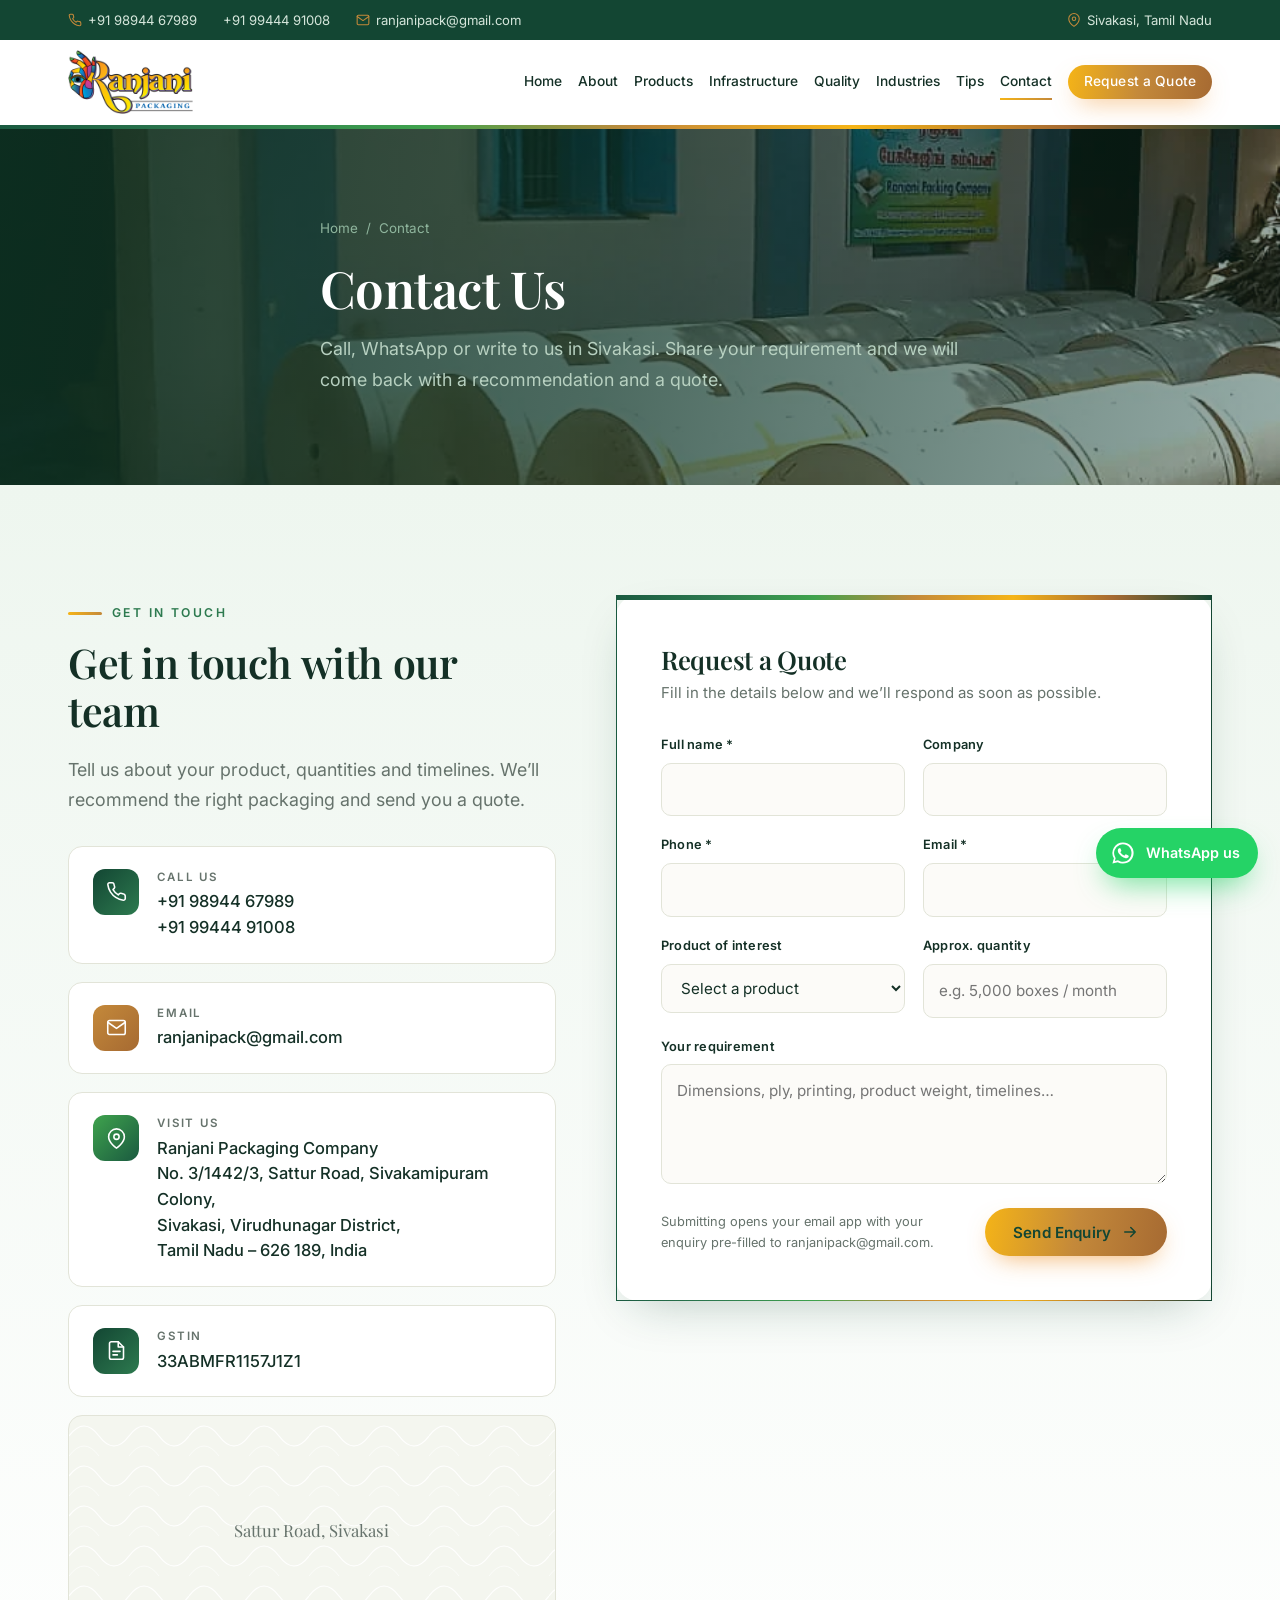
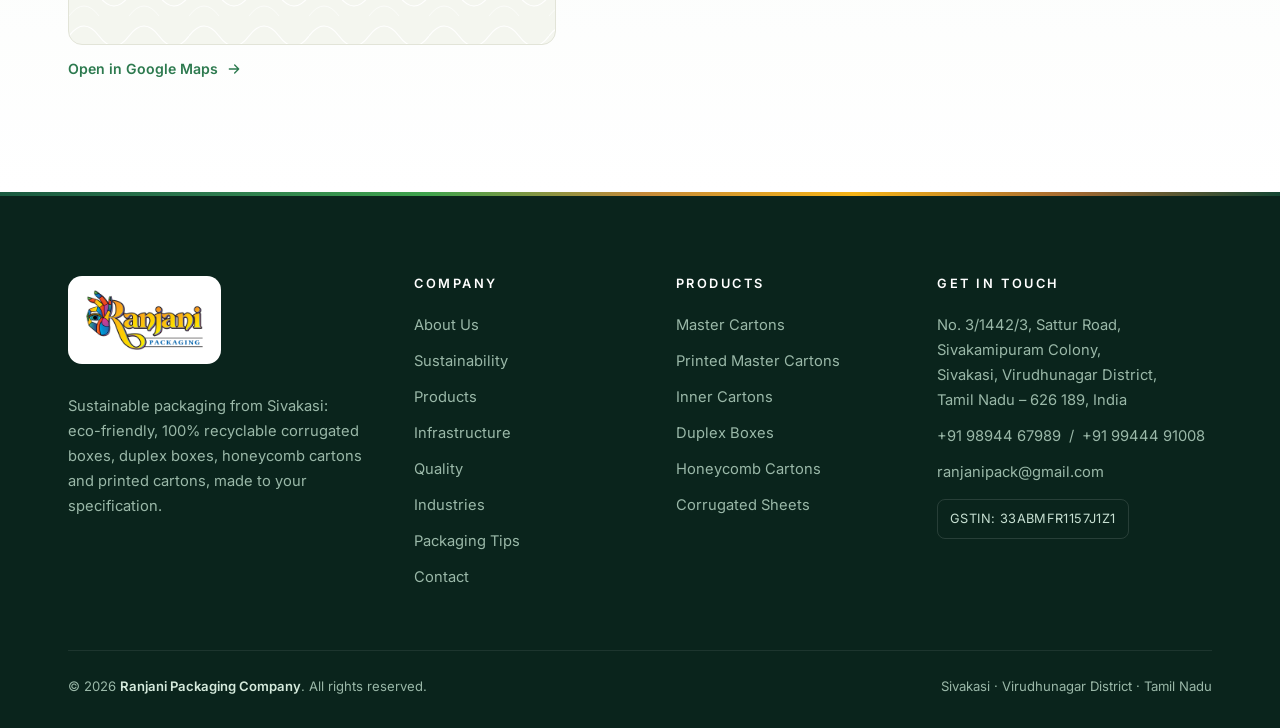
<file: contact.html>
<!doctype html>
<html lang="en">
<head>
<meta charset="utf-8">
<meta name="viewport" content="width=device-width, initial-scale=1">
<title>Contact | Ranjani Packaging, Sivakasi</title>
<meta name="description" content="Contact Ranjani Packaging Company, Sattur Road, Sivakasi. Call +91 98944 67989, email ranjanipack@gmail.com, or send an enquiry. GSTIN 33ABMFR1157J1Z1.">
<meta name="theme-color" content="#134633">
<meta property="og:title" content="Contact | Ranjani Packaging, Sivakasi">
<meta property="og:description" content="Contact Ranjani Packaging Company, Sattur Road, Sivakasi. Call +91 98944 67989, email ranjanipack@gmail.com, or send an enquiry. GSTIN 33ABMFR1157J1Z1.">
<meta property="og:image" content="assets/img/ranjani-logo-600.png">
<link rel="icon" href="favicon.ico" sizes="any">
<link rel="icon" type="image/png" sizes="32x32" href="assets/img/favicon-32.png">
<link rel="apple-touch-icon" href="assets/img/apple-touch-icon.png">
<link rel="manifest" href="site.webmanifest">
<link rel="preconnect" href="https://fonts.googleapis.com">
<link rel="preconnect" href="https://fonts.gstatic.com" crossorigin>
<link href="https://fonts.googleapis.com/css2?family=Inter:wght@400;500;600;700&family=Playfair+Display:ital,wght@0,500;0,600;0,700;1,500;1,600&display=swap" rel="stylesheet">
<link rel="stylesheet" href="assets/css/style.css">
</head>
<body>
<div class="topbar"><div class="wrap">
  <div class="tb-group"><a href="tel:+919894467989"><svg viewBox="0 0 24 24" fill="none" stroke="currentColor" stroke-width="1.8" stroke-linecap="round" stroke-linejoin="round" aria-hidden="true"><path d="M22 16.9v3a2 2 0 0 1-2.2 2 19.8 19.8 0 0 1-8.6-3.1 19.5 19.5 0 0 1-6-6A19.8 19.8 0 0 1 2.1 4.2 2 2 0 0 1 4.1 2h3a2 2 0 0 1 2 1.7c.1.9.4 1.8.7 2.7a2 2 0 0 1-.5 2.1L8 9.8a16 16 0 0 0 6 6l1.3-1.3a2 2 0 0 1 2.1-.4c.9.3 1.8.6 2.7.7a2 2 0 0 1 1.7 2z"/></svg>+91 98944 67989</a><a class="tb-hide" href="tel:+919944491008">+91 99444 91008</a><a href="mailto:ranjanipack@gmail.com"><svg viewBox="0 0 24 24" fill="none" stroke="currentColor" stroke-width="1.8" stroke-linecap="round" stroke-linejoin="round" aria-hidden="true"><rect x="2" y="4" width="20" height="16" rx="2"/><path d="m22 6-10 7L2 6"/></svg>ranjanipack@gmail.com</a></div>
  <div class="tb-group"><span><svg viewBox="0 0 24 24" fill="none" stroke="currentColor" stroke-width="1.8" stroke-linecap="round" stroke-linejoin="round" aria-hidden="true"><path d="M21 10c0 7-9 13-9 13S3 17 3 10a9 9 0 0 1 18 0z"/><circle cx="12" cy="10" r="3"/></svg>Sivakasi, Tamil Nadu</span></div>
</div></div>
<header class="header"><div class="wrap">
  <a class="brand" href="index.html" aria-label="Ranjani Packaging home"><img src="assets/img/ranjani-logo-600.png" alt="Ranjani Packaging" width="600" height="308"></a>
  <nav class="nav" aria-label="Main">
    <a href="index.html">Home</a><a href="about.html">About</a><a href="products.html">Products</a><a href="infrastructure.html">Infrastructure</a><a href="quality.html">Quality</a><a href="industries.html">Industries</a><a href="tips.html">Tips</a><a href="contact.html" class="active" aria-current="page">Contact</a>
    <a class="btn btn-gold" href="contact.html">Request a Quote</a>
  </nav>
  <button class="menu-toggle" aria-label="Open menu" aria-expanded="false"><span></span><span></span><span></span></button>
</div></header>
<div class="rainbow" aria-hidden="true"></div>
<main>
<section class="page-hero has-photo">
  <img src="assets/img/ranjani-factory-exterior.webp" alt="Ranjani Packaging unit, Sattur Road, Sivakasi" decoding="async">
  <div class="wrap">
    <div class="crumbs"><a href="index.html">Home</a> &nbsp;/&nbsp; Contact</div>
    <h1>Contact Us</h1>
    <p class="lead">Call, WhatsApp or write to us in Sivakasi. Share your requirement and we will come back with a recommendation and a quote.</p>
  </div>
</section>
<section class="section bg-sky" id="contact"><div class="wrap contact-grid">
  <div>
    <span class="eyebrow reveal">Get in Touch</span>
    <h2 class="reveal d1">Get in touch with our team</h2>
    <p class="lead reveal d2">Tell us about your product, quantities and timelines. We’ll recommend the right packaging and send you a quote.</p>
    <div class="cinfo">
      <div class="citem reveal"><div class="ic"><svg viewBox="0 0 24 24" fill="none" stroke="currentColor" stroke-width="1.8" stroke-linecap="round" stroke-linejoin="round" aria-hidden="true"><path d="M22 16.9v3a2 2 0 0 1-2.2 2 19.8 19.8 0 0 1-8.6-3.1 19.5 19.5 0 0 1-6-6A19.8 19.8 0 0 1 2.1 4.2 2 2 0 0 1 4.1 2h3a2 2 0 0 1 2 1.7c.1.9.4 1.8.7 2.7a2 2 0 0 1-.5 2.1L8 9.8a16 16 0 0 0 6 6l1.3-1.3a2 2 0 0 1 2.1-.4c.9.3 1.8.6 2.7.7a2 2 0 0 1 1.7 2z"/></svg></div><div><small>Call us</small><a href="tel:+919894467989">+91 98944 67989</a><br><a href="tel:+919944491008">+91 99444 91008</a></div></div>
      <div class="citem reveal d1"><div class="ic"><svg viewBox="0 0 24 24" fill="none" stroke="currentColor" stroke-width="1.8" stroke-linecap="round" stroke-linejoin="round" aria-hidden="true"><rect x="2" y="4" width="20" height="16" rx="2"/><path d="m22 6-10 7L2 6"/></svg></div><div><small>Email</small><a href="mailto:ranjanipack@gmail.com">ranjanipack@gmail.com</a></div></div>
      <div class="citem reveal d2"><div class="ic"><svg viewBox="0 0 24 24" fill="none" stroke="currentColor" stroke-width="1.8" stroke-linecap="round" stroke-linejoin="round" aria-hidden="true"><path d="M21 10c0 7-9 13-9 13S3 17 3 10a9 9 0 0 1 18 0z"/><circle cx="12" cy="10" r="3"/></svg></div><div><small>Visit us</small>Ranjani Packaging Company<br>No. 3/1442/3, Sattur Road, Sivakamipuram Colony,<br>Sivakasi, Virudhunagar District,<br>Tamil Nadu – 626 189, India</div></div>
      <div class="citem reveal d3"><div class="ic"><svg viewBox="0 0 24 24" fill="none" stroke="currentColor" stroke-width="1.8" stroke-linecap="round" stroke-linejoin="round" aria-hidden="true"><path d="M14 2H6a2 2 0 0 0-2 2v16a2 2 0 0 0 2 2h12a2 2 0 0 0 2-2V8z"/><path d="M14 2v6h6M8 13h8M8 17h5"/></svg></div><div><small>GSTIN</small>33ABMFR1157J1Z1</div></div>
    </div>
    <div class="map reveal"><iframe title="Ranjani Packaging location" loading="lazy" referrerpolicy="no-referrer-when-downgrade" src="https://www.google.com/maps?q=Sattur+Road,+Sivakamipuram+Colony,+Sivakasi,+Tamil+Nadu+626189&amp;output=embed"></iframe></div>
    <a class="map-link" href="https://www.google.com/maps/search/?api=1&amp;query=Sattur+Road,+Sivakamipuram+Colony,+Sivakasi,+Tamil+Nadu+626189" target="_blank" rel="noopener">Open in Google Maps <svg viewBox="0 0 24 24" fill="none" stroke="currentColor" stroke-width="2" stroke-linecap="round" stroke-linejoin="round" aria-hidden="true"><path d="M5 12h14M13 6l6 6-6 6"/></svg></a>
  </div>
  <div class="form-card reveal d1">
    <h3>Request a Quote</h3>
    <p>Fill in the details below and we’ll respond as soon as possible.</p>
    <form id="enquiry-form" novalidate>
      <div class="fgrid">
        <div class="field"><label for="f-name">Full name *</label><input id="f-name" name="name" required autocomplete="name"></div>
        <div class="field"><label for="f-company">Company</label><input id="f-company" name="company" autocomplete="organization"></div>
        <div class="field"><label for="f-phone">Phone *</label><input id="f-phone" name="phone" type="tel" required autocomplete="tel"></div>
        <div class="field"><label for="f-email">Email *</label><input id="f-email" name="email" type="email" required autocomplete="email"></div>
        <div class="field"><label for="f-product">Product of interest</label><select id="f-product" name="product"><option value="">Select a product</option><option>Master Cartons</option><option>Printed Master Cartons</option><option>Inner Cartons</option><option>Duplex Boxes</option><option>Honeycomb Cartons</option><option>Corrugated Sheets</option><option>Corrugated Pallet Boxes</option><option>Partitions & Dividers</option><option>Layer Pads & Separator Sheets</option><option>Other / Multiple products</option></select></div>
        <div class="field"><label for="f-qty">Approx. quantity</label><input id="f-qty" name="qty" placeholder="e.g. 5,000 boxes / month"></div>
        <div class="field full"><label for="f-msg">Your requirement</label><textarea id="f-msg" name="message" placeholder="Dimensions, ply, printing, product weight, timelines…"></textarea></div>
      </div>
      <div class="form-foot"><small>Submitting opens your email app with your enquiry pre-filled to ranjanipack@gmail.com.</small><button class="btn btn-gold" type="submit">Send Enquiry <svg viewBox="0 0 24 24" fill="none" stroke="currentColor" stroke-width="2" stroke-linecap="round" stroke-linejoin="round" aria-hidden="true"><path d="M5 12h14M13 6l6 6-6 6"/></svg></button></div>
      <p class="form-note">Thank you! Your email app should now be open. Just press send.</p>
    </form>
  </div>
</div></section>
</main>
<footer class="footer"><div class="wrap">
  <div class="fgrid4">
    <div>
      <a class="flogo" href="index.html"><img src="assets/img/ranjani-logo-600.png" alt="Ranjani Packaging" loading="lazy"></a>
      <p>Sustainable packaging from Sivakasi: eco-friendly, 100% recyclable corrugated boxes, duplex boxes, honeycomb cartons and printed cartons, made to your specification.</p>
    </div>
    <div><h4>Company</h4><ul>
      <li><a href="about.html">About Us</a></li>
      <li><a href="about.html#eco-promise">Sustainability</a></li>
      <li><a href="products.html">Products</a></li>
      <li><a href="infrastructure.html">Infrastructure</a></li>
      <li><a href="quality.html">Quality</a></li>
      <li><a href="industries.html">Industries</a></li>
      <li><a href="tips.html">Packaging Tips</a></li>
      <li><a href="contact.html">Contact</a></li></ul></div>
    <div><h4>Products</h4><ul><li><a href="products.html#master-cartons">Master Cartons</a></li><li><a href="products.html#printed-master-cartons">Printed Master Cartons</a></li><li><a href="products.html#inner-cartons">Inner Cartons</a></li><li><a href="products.html#duplex-boxes">Duplex Boxes</a></li><li><a href="products.html#honeycomb-cartons">Honeycomb Cartons</a></li><li><a href="products.html#corrugated-sheets">Corrugated Sheets</a></li></ul></div>
    <div><h4>Get in Touch</h4><ul>
      <li>No. 3/1442/3, Sattur Road, Sivakamipuram Colony,<br>Sivakasi, Virudhunagar District,<br>Tamil Nadu – 626 189, India</li>
      <li><a href="tel:+919894467989">+91 98944 67989</a> &nbsp;/&nbsp; <a href="tel:+919944491008">+91 99444 91008</a></li>
      <li><a href="mailto:ranjanipack@gmail.com">ranjanipack@gmail.com</a></li></ul>
      <span class="gst">GSTIN: 33ABMFR1157J1Z1</span>
    </div>
  </div>
  <div class="legal"><span>© <span id="year">2026</span> <b>Ranjani Packaging Company</b>. All rights reserved.</span><span>Sivakasi · Virudhunagar District · Tamil Nadu</span></div>
</div></footer>
<a class="fab-wa" href="https://wa.me/919894467989?text=Hello%20Ranjani%20Packaging%2C%20I%20would%20like%20a%20quote." target="_blank" rel="noopener" aria-label="Chat on WhatsApp"><svg viewBox="0 0 32 32" aria-hidden="true"><path fill="currentColor" d="M16 3a13 13 0 0 0-11.2 19.6L3 29l6.6-1.7A13 13 0 1 0 16 3zm0 23.7c-2 0-4-.5-5.7-1.6l-.4-.2-3.9 1 1-3.8-.3-.4A10.7 10.7 0 1 1 16 26.7zm5.9-8c-.3-.2-1.9-1-2.2-1s-.5-.2-.7.2-.8 1-1 1.2-.4.2-.7 0a8.8 8.8 0 0 1-4.4-3.8c-.3-.6.3-.5 1-1.7.1-.2 0-.4 0-.6l-1-2.4c-.3-.6-.5-.5-.7-.5h-.6a1.2 1.2 0 0 0-.9.4 3.7 3.7 0 0 0-1.1 2.7 6.4 6.4 0 0 0 1.3 3.4 14.7 14.7 0 0 0 5.7 5c2.1.9 2.9 1 4 .8.6-.1 1.9-.8 2.2-1.5s.3-1.4.2-1.5-.3-.2-.6-.4z"/></svg><span>WhatsApp us</span></a>
<button class="fab-top" aria-label="Back to top"><svg viewBox="0 0 24 24" fill="none" stroke="currentColor" stroke-width="2.4" stroke-linecap="round" stroke-linejoin="round" aria-hidden="true"><path d="M12 19V5M5 12l7-7 7 7"/></svg></button>
<script src="assets/js/main.js" defer></script>
</body>
</html>
</file>
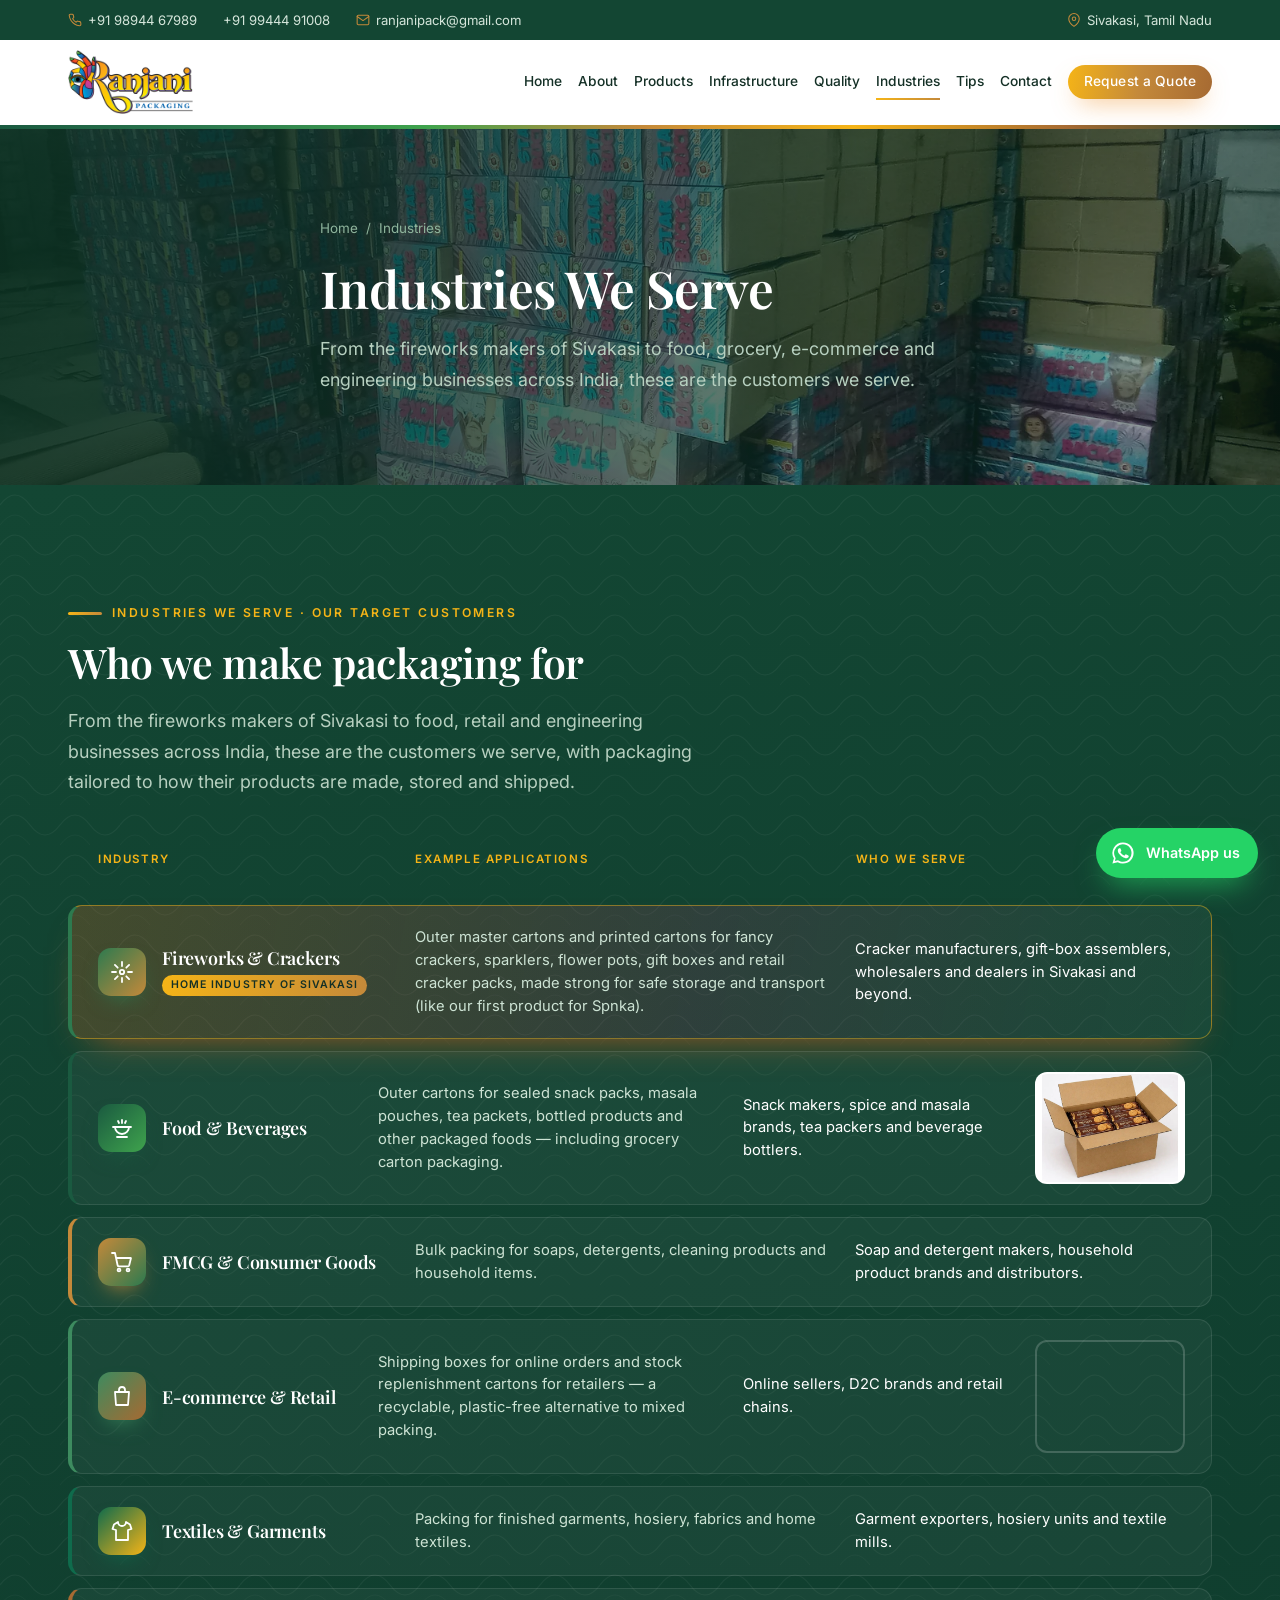
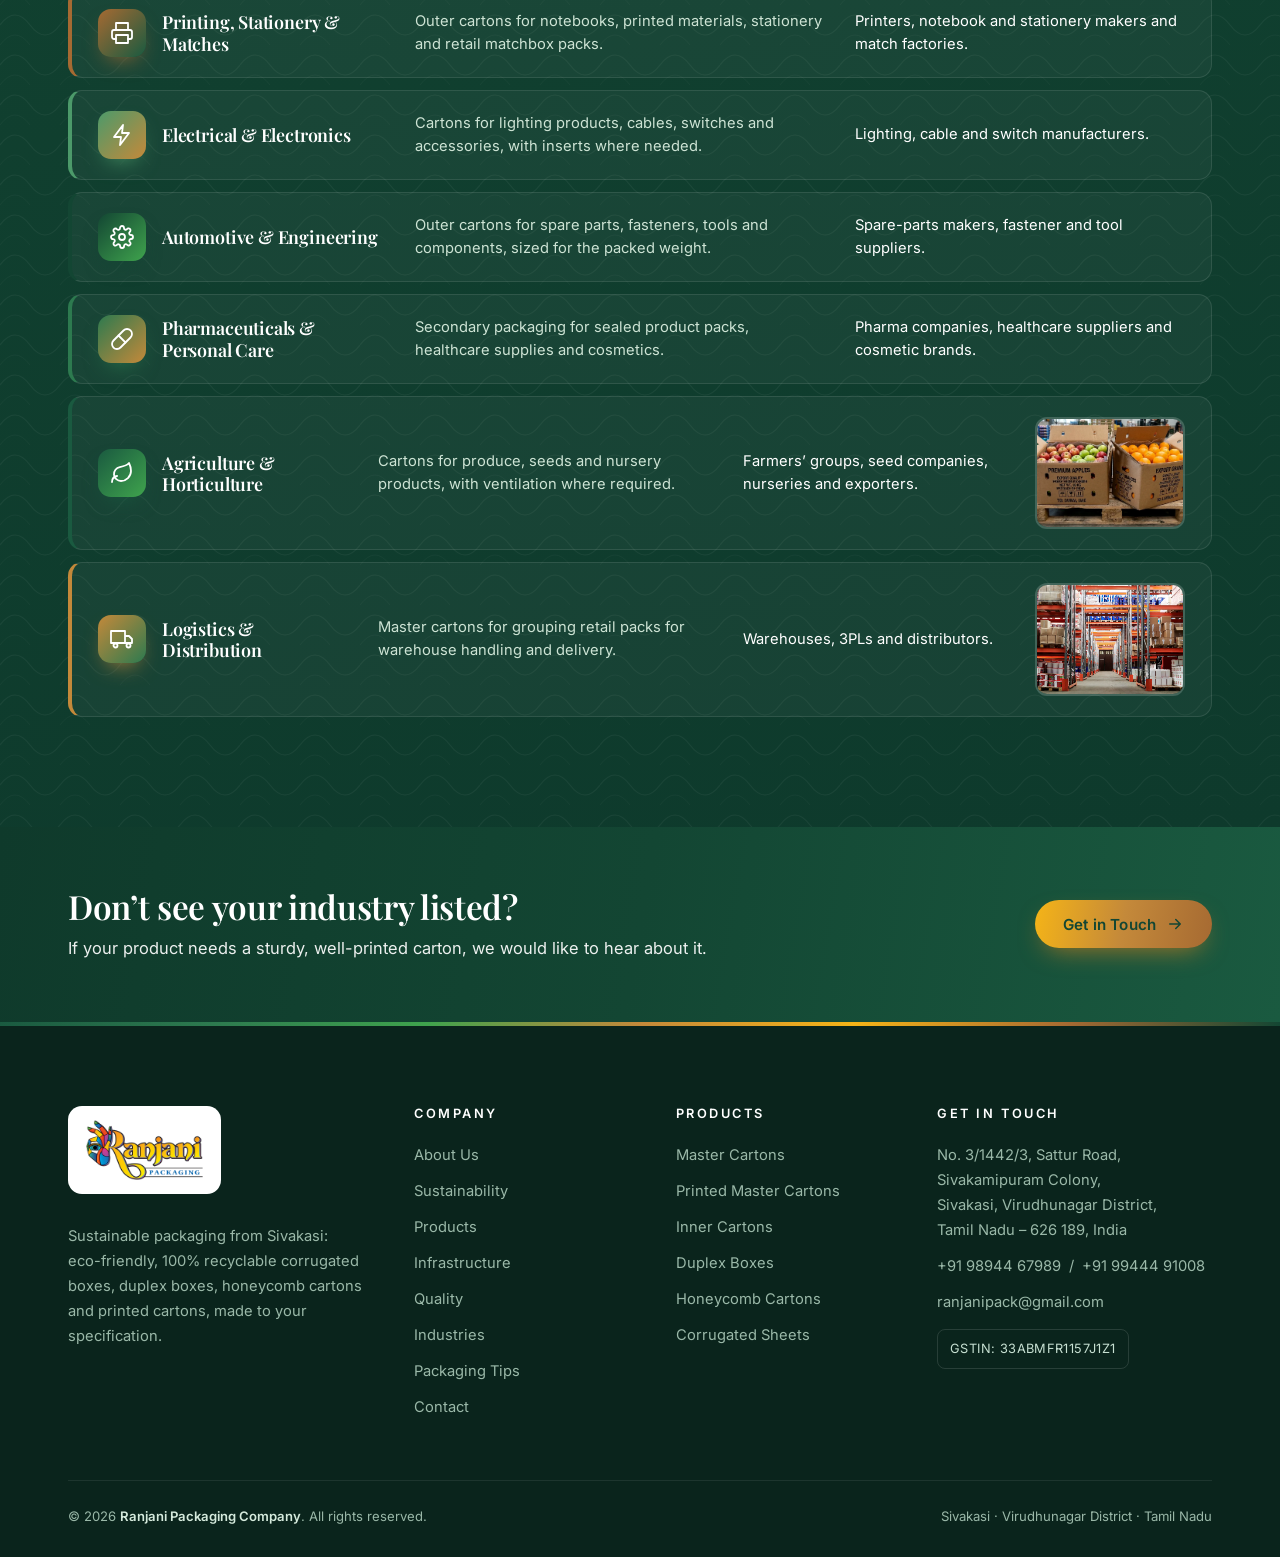
<file: industries.html>
<!doctype html>
<html lang="en">
<head>
<meta charset="utf-8">
<meta name="viewport" content="width=device-width, initial-scale=1">
<title>Industries We Serve | Ranjani Packaging, Sivakasi</title>
<meta name="description" content="Ranjani Packaging serves fireworks and crackers, food, FMCG, e-commerce, textiles, printing, electrical, automotive, pharma, agriculture and logistics customers.">
<meta name="theme-color" content="#134633">
<meta property="og:title" content="Industries We Serve | Ranjani Packaging, Sivakasi">
<meta property="og:description" content="Ranjani Packaging serves fireworks and crackers, food, FMCG, e-commerce, textiles, printing, electrical, automotive, pharma, agriculture and logistics customers.">
<meta property="og:image" content="assets/img/ranjani-logo-600.png">
<link rel="icon" href="favicon.ico" sizes="any">
<link rel="icon" type="image/png" sizes="32x32" href="assets/img/favicon-32.png">
<link rel="apple-touch-icon" href="assets/img/apple-touch-icon.png">
<link rel="manifest" href="site.webmanifest">
<link rel="preconnect" href="https://fonts.googleapis.com">
<link rel="preconnect" href="https://fonts.gstatic.com" crossorigin>
<link href="https://fonts.googleapis.com/css2?family=Inter:wght@400;500;600;700&family=Playfair+Display:ital,wght@0,500;0,600;0,700;1,500;1,600&display=swap" rel="stylesheet">
<link rel="stylesheet" href="assets/css/style.css">
</head>
<body>
<div class="topbar"><div class="wrap">
  <div class="tb-group"><a href="tel:+919894467989"><svg viewBox="0 0 24 24" fill="none" stroke="currentColor" stroke-width="1.8" stroke-linecap="round" stroke-linejoin="round" aria-hidden="true"><path d="M22 16.9v3a2 2 0 0 1-2.2 2 19.8 19.8 0 0 1-8.6-3.1 19.5 19.5 0 0 1-6-6A19.8 19.8 0 0 1 2.1 4.2 2 2 0 0 1 4.1 2h3a2 2 0 0 1 2 1.7c.1.9.4 1.8.7 2.7a2 2 0 0 1-.5 2.1L8 9.8a16 16 0 0 0 6 6l1.3-1.3a2 2 0 0 1 2.1-.4c.9.3 1.8.6 2.7.7a2 2 0 0 1 1.7 2z"/></svg>+91 98944 67989</a><a class="tb-hide" href="tel:+919944491008">+91 99444 91008</a><a href="mailto:ranjanipack@gmail.com"><svg viewBox="0 0 24 24" fill="none" stroke="currentColor" stroke-width="1.8" stroke-linecap="round" stroke-linejoin="round" aria-hidden="true"><rect x="2" y="4" width="20" height="16" rx="2"/><path d="m22 6-10 7L2 6"/></svg>ranjanipack@gmail.com</a></div>
  <div class="tb-group"><span><svg viewBox="0 0 24 24" fill="none" stroke="currentColor" stroke-width="1.8" stroke-linecap="round" stroke-linejoin="round" aria-hidden="true"><path d="M21 10c0 7-9 13-9 13S3 17 3 10a9 9 0 0 1 18 0z"/><circle cx="12" cy="10" r="3"/></svg>Sivakasi, Tamil Nadu</span></div>
</div></div>
<header class="header"><div class="wrap">
  <a class="brand" href="index.html" aria-label="Ranjani Packaging home"><img src="assets/img/ranjani-logo-600.png" alt="Ranjani Packaging" width="600" height="308"></a>
  <nav class="nav" aria-label="Main">
    <a href="index.html">Home</a><a href="about.html">About</a><a href="products.html">Products</a><a href="infrastructure.html">Infrastructure</a><a href="quality.html">Quality</a><a href="industries.html" class="active" aria-current="page">Industries</a><a href="tips.html">Tips</a><a href="contact.html">Contact</a>
    <a class="btn btn-gold" href="contact.html">Request a Quote</a>
  </nav>
  <button class="menu-toggle" aria-label="Open menu" aria-expanded="false"><span></span><span></span><span></span></button>
</div></header>
<div class="rainbow" aria-hidden="true"></div>
<main>
<section class="page-hero has-photo">
  <img src="assets/img/ranjani-printed-stock.webp" alt="Printed cartons produced at the Ranjani Packaging unit" decoding="async">
  <div class="wrap">
    <div class="crumbs"><a href="index.html">Home</a> &nbsp;/&nbsp; Industries</div>
    <h1>Industries We Serve</h1>
    <p class="lead">From the fireworks makers of Sivakasi to food, grocery, e-commerce and engineering businesses across India, these are the customers we serve.</p>
  </div>
</section>
<section class="section dark" id="industries"><div class="wrap">
  <div class="section-head">
    <span class="eyebrow light reveal">Industries We Serve · Our Target Customers</span>
    <h2 class="reveal d1">Who we make packaging for</h2>
    <p class="lead reveal d2">From the fireworks makers of Sivakasi to food, retail and engineering businesses across India, these are the customers we serve, with packaging tailored to how their products are made, stored and shipped.</p>
  </div>
  <div class="ind-table"><div class="ind-row ind-headrow" aria-hidden="true"><span>Industry</span><span>Example applications</span><span>Who we serve</span><span></span></div><div class="ind-row reveal ind-home" style="--c:#2d7a4f;--c2:#c4893a"><div class="ind-name"><div class="ic"><svg viewBox="0 0 24 24" fill="none" stroke="currentColor" stroke-width="1.8" stroke-linecap="round" stroke-linejoin="round" aria-hidden="true"><path d="M12 2v4M12 18v4M2 12h4M18 12h4M4.9 4.9l2.8 2.8M16.3 16.3l2.8 2.8M4.9 19.1l2.8-2.8M16.3 7.7l2.8-2.8"/><circle cx="12" cy="12" r="2.2"/></svg></div><div><h3>Fireworks &amp; Crackers</h3><span class="ind-badge">Home industry of Sivakasi</span></div></div><p class="ind-apps"><small>Example applications</small>Outer master cartons and printed cartons for fancy crackers, sparklers, flower pots, gift boxes and retail cracker packs, made strong for safe storage and transport (like our first product for Spnka).</p><p class="ind-who"><small>Who we serve</small>Cracker manufacturers, gift-box assemblers, wholesalers and dealers in Sivakasi and beyond.</p></div><div class="ind-row reveal has-photo" style="--c:#1a5a40;--c2:#3fa34d"><div class="ind-name"><div class="ic"><svg viewBox="0 0 24 24" fill="none" stroke="currentColor" stroke-width="1.8" stroke-linecap="round" stroke-linejoin="round" aria-hidden="true"><path d="M3 11h18M5 11a7 7 0 0 0 14 0M12 4v3M8 5l1 2M16 5l-1 2"/><path d="M7 21h10"/></svg></div><div><h3>Food &amp; Beverages</h3></div></div><p class="ind-apps"><small>Example applications</small>Outer cartons for sealed snack packs, masala pouches, tea packets, bottled products and other packaged foods — including grocery carton packaging.</p><p class="ind-who"><small>Who we serve</small>Snack makers, spice and masala brands, tea packers and beverage bottlers.</p><div class="ind-photo on-white"><img src="assets/img/ranjani-biscuit-carton.webp" alt="Food &amp; Beverages" loading="lazy" decoding="async"></div></div><div class="ind-row reveal" style="--c:#c4893a;--c2:#2d7a4f"><div class="ind-name"><div class="ic"><svg viewBox="0 0 24 24" fill="none" stroke="currentColor" stroke-width="1.8" stroke-linecap="round" stroke-linejoin="round" aria-hidden="true"><circle cx="9" cy="20" r="1.4"/><circle cx="18" cy="20" r="1.4"/><path d="M2 3h3l2.6 12.2a1.5 1.5 0 0 0 1.5 1.2h8.6a1.5 1.5 0 0 0 1.5-1.1L21 8H6.2"/></svg></div><div><h3>FMCG &amp; Consumer Goods</h3></div></div><p class="ind-apps"><small>Example applications</small>Bulk packing for soaps, detergents, cleaning products and household items.</p><p class="ind-who"><small>Who we serve</small>Soap and detergent makers, household product brands and distributors.</p></div><div class="ind-row reveal has-photo" style="--c:#3d8b5f;--c2:#a66a32"><div class="ind-name"><div class="ic"><svg viewBox="0 0 24 24" fill="none" stroke="currentColor" stroke-width="1.8" stroke-linecap="round" stroke-linejoin="round" aria-hidden="true"><path d="M5 8h14l-1 13H6L5 8z"/><path d="M9 8V6a3 3 0 0 1 6 0v2"/></svg></div><div><h3>E-commerce &amp; Retail</h3></div></div><p class="ind-apps"><small>Example applications</small>Shipping boxes for online orders and stock replenishment cartons for retailers — a recyclable, plastic-free alternative to mixed packing.</p><p class="ind-who"><small>Who we serve</small>Online sellers, D2C brands and retail chains.</p><div class="ind-photo"><img src="assets/img/stock-dispatch-loading.webp" alt="E-commerce &amp; Retail" loading="lazy" decoding="async"></div></div><div class="ind-row reveal" style="--c:#0f6b4c;--c2:#f5b417"><div class="ind-name"><div class="ic"><svg viewBox="0 0 24 24" fill="none" stroke="currentColor" stroke-width="1.8" stroke-linecap="round" stroke-linejoin="round" aria-hidden="true"><path d="M8 3 4 5.5 2.5 10 6 11v10h12V11l3.5-1L20 5.5 16 3a4 4 0 0 1-8 0z"/></svg></div><div><h3>Textiles &amp; Garments</h3></div></div><p class="ind-apps"><small>Example applications</small>Packing for finished garments, hosiery, fabrics and home textiles.</p><p class="ind-who"><small>Who we serve</small>Garment exporters, hosiery units and textile mills.</p></div><div class="ind-row reveal" style="--c:#a66a32;--c2:#1a5a40"><div class="ind-name"><div class="ic"><svg viewBox="0 0 24 24" fill="none" stroke="currentColor" stroke-width="1.8" stroke-linecap="round" stroke-linejoin="round" aria-hidden="true"><path d="M6 9V2h12v7"/><path d="M6 18H4a2 2 0 0 1-2-2v-5a2 2 0 0 1 2-2h16a2 2 0 0 1 2 2v5a2 2 0 0 1-2 2h-2"/><rect x="6" y="14" width="12" height="8"/></svg></div><div><h3>Printing, Stationery &amp; Matches</h3></div></div><p class="ind-apps"><small>Example applications</small>Outer cartons for notebooks, printed materials, stationery and retail matchbox packs.</p><p class="ind-who"><small>Who we serve</small>Printers, notebook and stationery makers and match factories.</p></div><div class="ind-row reveal" style="--c:#4c9a6a;--c2:#c4893a"><div class="ind-name"><div class="ic"><svg viewBox="0 0 24 24" fill="none" stroke="currentColor" stroke-width="1.8" stroke-linecap="round" stroke-linejoin="round" aria-hidden="true"><path d="M13 2 4 14h7l-1 8 9-12h-7l1-8z"/></svg></div><div><h3>Electrical &amp; Electronics</h3></div></div><p class="ind-apps"><small>Example applications</small>Cartons for lighting products, cables, switches and accessories, with inserts where needed.</p><p class="ind-who"><small>Who we serve</small>Lighting, cable and switch manufacturers.</p></div><div class="ind-row reveal" style="--c:#134633;--c2:#3fa34d"><div class="ind-name"><div class="ic"><svg viewBox="0 0 24 24" fill="none" stroke="currentColor" stroke-width="1.8" stroke-linecap="round" stroke-linejoin="round" aria-hidden="true"><circle cx="12" cy="12" r="3"/><path d="M19.4 15a1.7 1.7 0 0 0 .3 1.8l.1.1a2 2 0 1 1-2.8 2.8l-.1-.1a1.7 1.7 0 0 0-1.8-.3 1.7 1.7 0 0 0-1 1.5V21a2 2 0 1 1-4 0v-.1a1.7 1.7 0 0 0-1.1-1.5 1.7 1.7 0 0 0-1.8.3l-.1.1a2 2 0 1 1-2.8-2.8l.1-.1a1.7 1.7 0 0 0 .3-1.8 1.7 1.7 0 0 0-1.5-1H3a2 2 0 1 1 0-4h.1a1.7 1.7 0 0 0 1.5-1.1 1.7 1.7 0 0 0-.3-1.8l-.1-.1a2 2 0 1 1 2.8-2.8l.1.1a1.7 1.7 0 0 0 1.8.3H9a1.7 1.7 0 0 0 1-1.5V3a2 2 0 1 1 4 0v.1a1.7 1.7 0 0 0 1 1.5 1.7 1.7 0 0 0 1.8-.3l.1-.1a2 2 0 1 1 2.8 2.8l-.1.1a1.7 1.7 0 0 0-.3 1.8V9a1.7 1.7 0 0 0 1.5 1H21a2 2 0 1 1 0 4h-.1a1.7 1.7 0 0 0-1.5 1z"/></svg></div><div><h3>Automotive &amp; Engineering</h3></div></div><p class="ind-apps"><small>Example applications</small>Outer cartons for spare parts, fasteners, tools and components, sized for the packed weight.</p><p class="ind-who"><small>Who we serve</small>Spare-parts makers, fastener and tool suppliers.</p></div><div class="ind-row reveal" style="--c:#2d7a4f;--c2:#c4893a"><div class="ind-name"><div class="ic"><svg viewBox="0 0 24 24" fill="none" stroke="currentColor" stroke-width="1.8" stroke-linecap="round" stroke-linejoin="round" aria-hidden="true"><path d="m10.5 20.5 10-10a4.95 4.95 0 1 0-7-7l-10 10a4.95 4.95 0 1 0 7 7z"/><path d="m8.5 8.5 7 7"/></svg></div><div><h3>Pharmaceuticals &amp; Personal Care</h3></div></div><p class="ind-apps"><small>Example applications</small>Secondary packaging for sealed product packs, healthcare supplies and cosmetics.</p><p class="ind-who"><small>Who we serve</small>Pharma companies, healthcare suppliers and cosmetic brands.</p></div><div class="ind-row reveal has-photo" style="--c:#1a5a40;--c2:#3fa34d"><div class="ind-name"><div class="ic"><svg viewBox="0 0 24 24" fill="none" stroke="currentColor" stroke-width="1.8" stroke-linecap="round" stroke-linejoin="round" aria-hidden="true"><path d="M11 20A7 7 0 0 1 9.8 6.1C15.5 5 17 4.5 19 2c1 2 2 4.2 2 8 0 5.5-4.8 10-10 10z"/><path d="M2 21c0-3 1.9-5.4 5.1-6"/></svg></div><div><h3>Agriculture &amp; Horticulture</h3></div></div><p class="ind-apps"><small>Example applications</small>Cartons for produce, seeds and nursery products, with ventilation where required.</p><p class="ind-who"><small>Who we serve</small>Farmers’ groups, seed companies, nurseries and exporters.</p><div class="ind-photo"><img src="assets/img/ranjani-fruit-export.webp" alt="Agriculture &amp; Horticulture" loading="lazy" decoding="async"></div></div><div class="ind-row reveal has-photo" style="--c:#c4893a;--c2:#2d7a4f"><div class="ind-name"><div class="ic"><svg viewBox="0 0 24 24" fill="none" stroke="currentColor" stroke-width="1.8" stroke-linecap="round" stroke-linejoin="round" aria-hidden="true"><path d="M1 4h14v12H1zM15 9h4l3 3v4h-7"/><circle cx="5.5" cy="18.5" r="2"/><circle cx="18.5" cy="18.5" r="2"/></svg></div><div><h3>Logistics &amp; Distribution</h3></div></div><p class="ind-apps"><small>Example applications</small>Master cartons for grouping retail packs for warehouse handling and delivery.</p><p class="ind-who"><small>Who we serve</small>Warehouses, 3PLs and distributors.</p><div class="ind-photo"><img src="assets/img/stock-warehouse-aisle.webp" alt="Logistics &amp; Distribution" loading="lazy" decoding="async"></div></div></div>
</div></section>
<section class="cta-band"><div class="wrap">
  <div><h2>Don’t see your industry listed?</h2><p>If your product needs a sturdy, well-printed carton, we would like to hear about it.</p></div>
  <a class="btn btn-gold" href="contact.html">Get in Touch <svg viewBox="0 0 24 24" fill="none" stroke="currentColor" stroke-width="2" stroke-linecap="round" stroke-linejoin="round" aria-hidden="true"><path d="M5 12h14M13 6l6 6-6 6"/></svg></a>
</div></section>
</main>
<footer class="footer"><div class="wrap">
  <div class="fgrid4">
    <div>
      <a class="flogo" href="index.html"><img src="assets/img/ranjani-logo-600.png" alt="Ranjani Packaging" loading="lazy"></a>
      <p>Sustainable packaging from Sivakasi: eco-friendly, 100% recyclable corrugated boxes, duplex boxes, honeycomb cartons and printed cartons, made to your specification.</p>
    </div>
    <div><h4>Company</h4><ul>
      <li><a href="about.html">About Us</a></li>
      <li><a href="about.html#eco-promise">Sustainability</a></li>
      <li><a href="products.html">Products</a></li>
      <li><a href="infrastructure.html">Infrastructure</a></li>
      <li><a href="quality.html">Quality</a></li>
      <li><a href="industries.html">Industries</a></li>
      <li><a href="tips.html">Packaging Tips</a></li>
      <li><a href="contact.html">Contact</a></li></ul></div>
    <div><h4>Products</h4><ul><li><a href="products.html#master-cartons">Master Cartons</a></li><li><a href="products.html#printed-master-cartons">Printed Master Cartons</a></li><li><a href="products.html#inner-cartons">Inner Cartons</a></li><li><a href="products.html#duplex-boxes">Duplex Boxes</a></li><li><a href="products.html#honeycomb-cartons">Honeycomb Cartons</a></li><li><a href="products.html#corrugated-sheets">Corrugated Sheets</a></li></ul></div>
    <div><h4>Get in Touch</h4><ul>
      <li>No. 3/1442/3, Sattur Road, Sivakamipuram Colony,<br>Sivakasi, Virudhunagar District,<br>Tamil Nadu – 626 189, India</li>
      <li><a href="tel:+919894467989">+91 98944 67989</a> &nbsp;/&nbsp; <a href="tel:+919944491008">+91 99444 91008</a></li>
      <li><a href="mailto:ranjanipack@gmail.com">ranjanipack@gmail.com</a></li></ul>
      <span class="gst">GSTIN: 33ABMFR1157J1Z1</span>
    </div>
  </div>
  <div class="legal"><span>© <span id="year">2026</span> <b>Ranjani Packaging Company</b>. All rights reserved.</span><span>Sivakasi · Virudhunagar District · Tamil Nadu</span></div>
</div></footer>
<a class="fab-wa" href="https://wa.me/919894467989?text=Hello%20Ranjani%20Packaging%2C%20I%20would%20like%20a%20quote." target="_blank" rel="noopener" aria-label="Chat on WhatsApp"><svg viewBox="0 0 32 32" aria-hidden="true"><path fill="currentColor" d="M16 3a13 13 0 0 0-11.2 19.6L3 29l6.6-1.7A13 13 0 1 0 16 3zm0 23.7c-2 0-4-.5-5.7-1.6l-.4-.2-3.9 1 1-3.8-.3-.4A10.7 10.7 0 1 1 16 26.7zm5.9-8c-.3-.2-1.9-1-2.2-1s-.5-.2-.7.2-.8 1-1 1.2-.4.2-.7 0a8.8 8.8 0 0 1-4.4-3.8c-.3-.6.3-.5 1-1.7.1-.2 0-.4 0-.6l-1-2.4c-.3-.6-.5-.5-.7-.5h-.6a1.2 1.2 0 0 0-.9.4 3.7 3.7 0 0 0-1.1 2.7 6.4 6.4 0 0 0 1.3 3.4 14.7 14.7 0 0 0 5.7 5c2.1.9 2.9 1 4 .8.6-.1 1.9-.8 2.2-1.5s.3-1.4.2-1.5-.3-.2-.6-.4z"/></svg><span>WhatsApp us</span></a>
<button class="fab-top" aria-label="Back to top"><svg viewBox="0 0 24 24" fill="none" stroke="currentColor" stroke-width="2.4" stroke-linecap="round" stroke-linejoin="round" aria-hidden="true"><path d="M12 19V5M5 12l7-7 7 7"/></svg></button>
<script src="assets/js/main.js" defer></script>
</body>
</html>
</file>
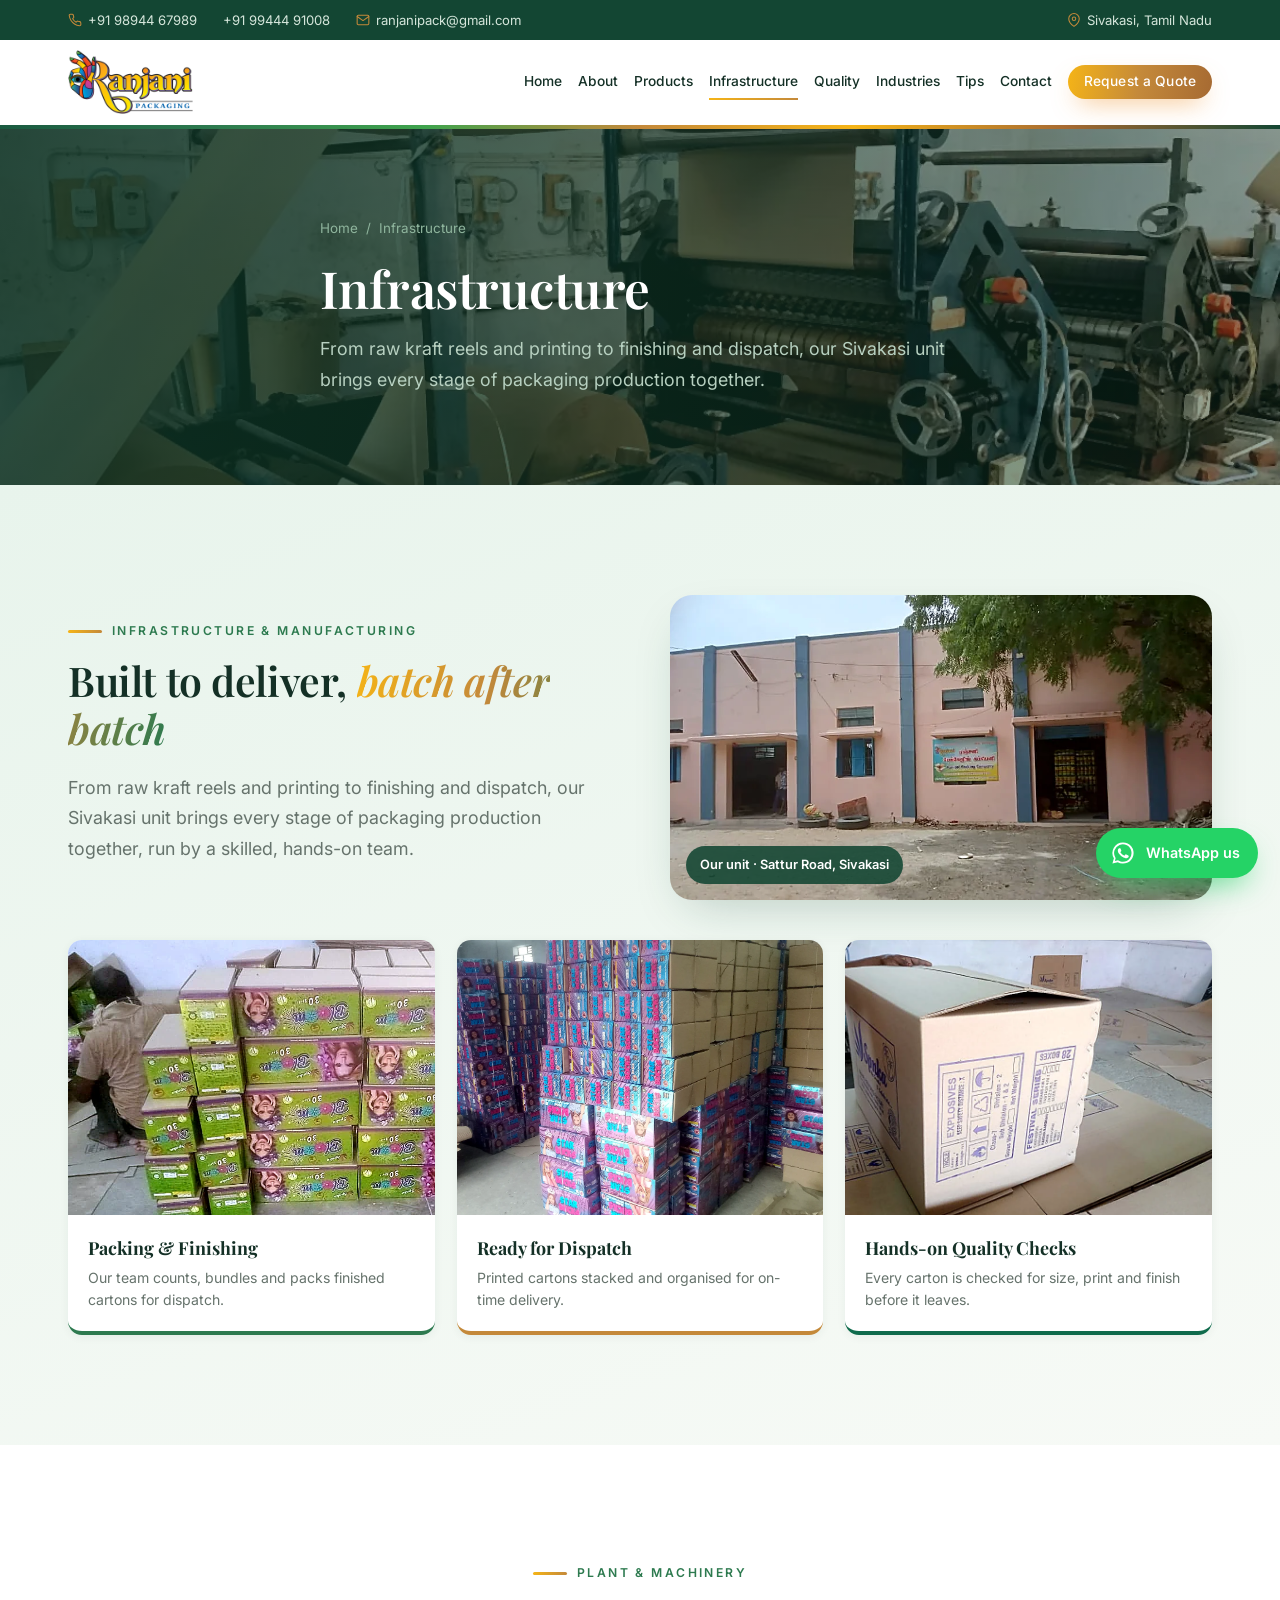
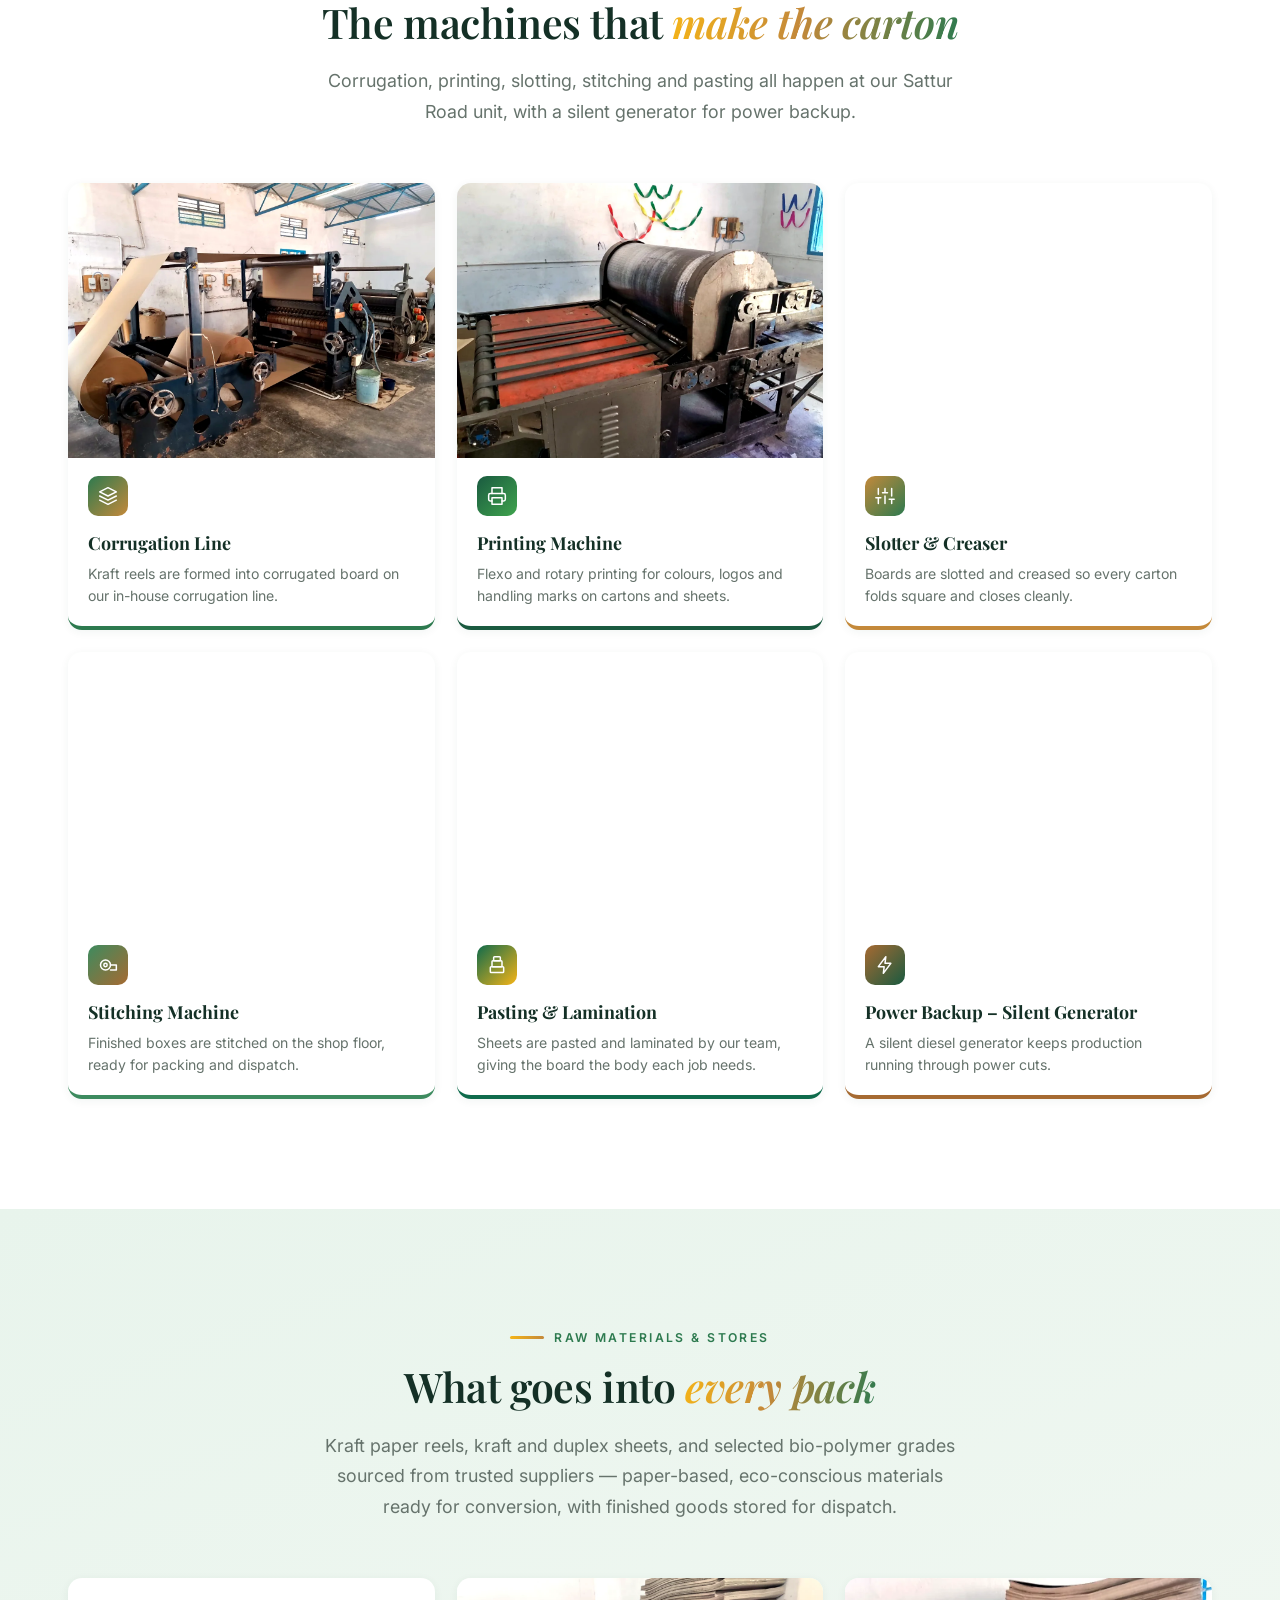
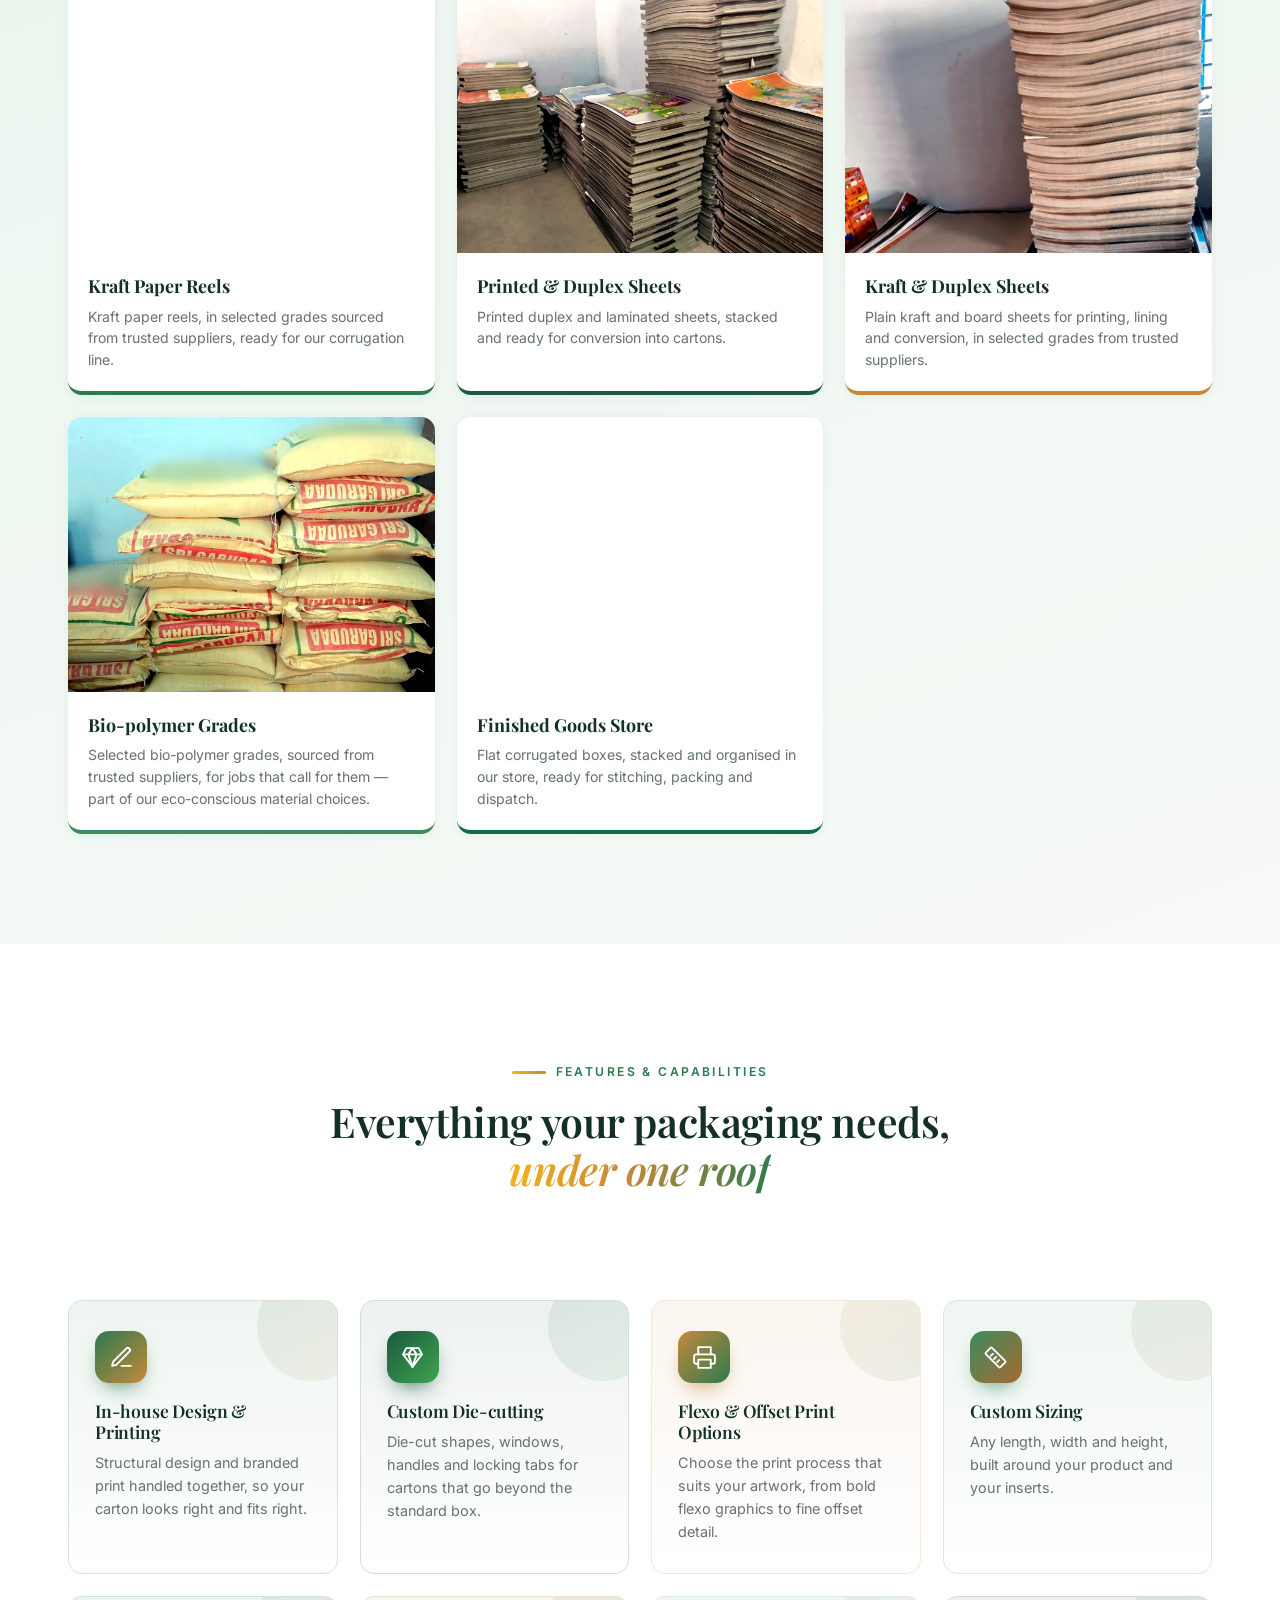
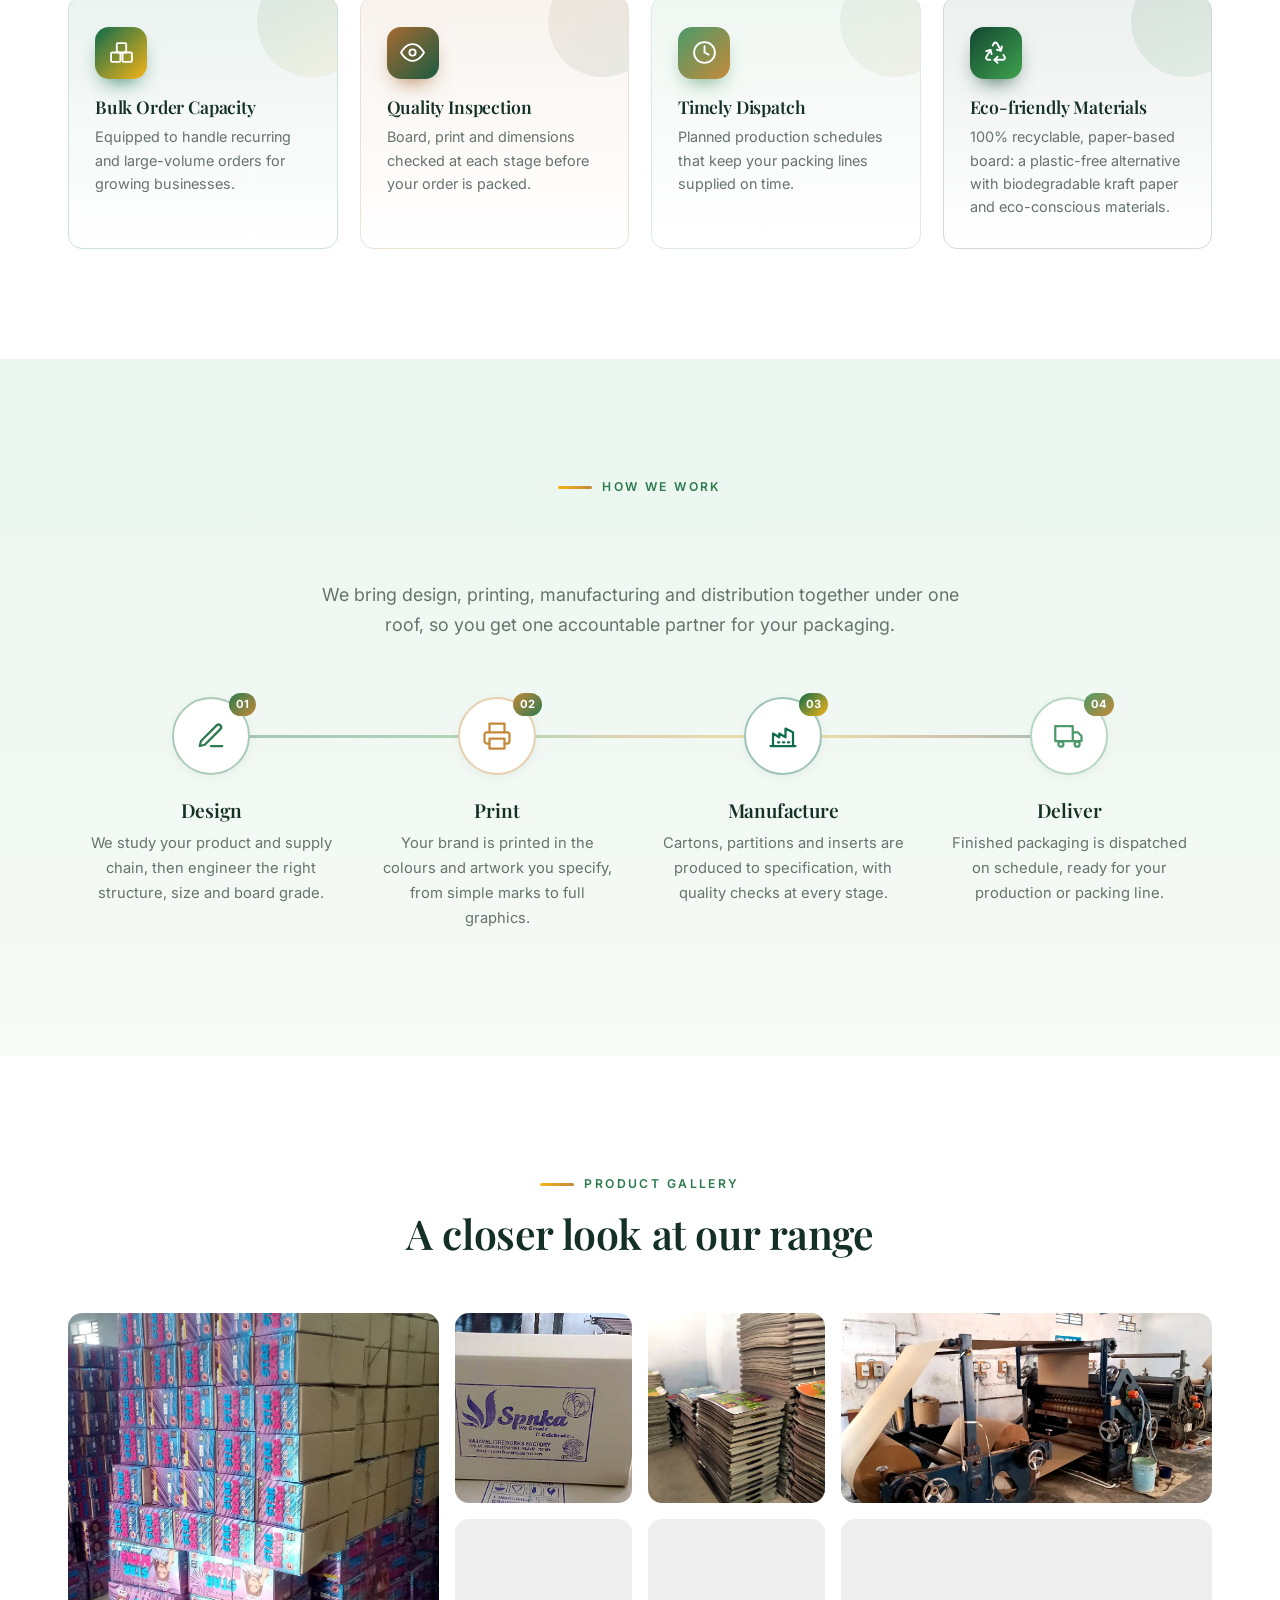
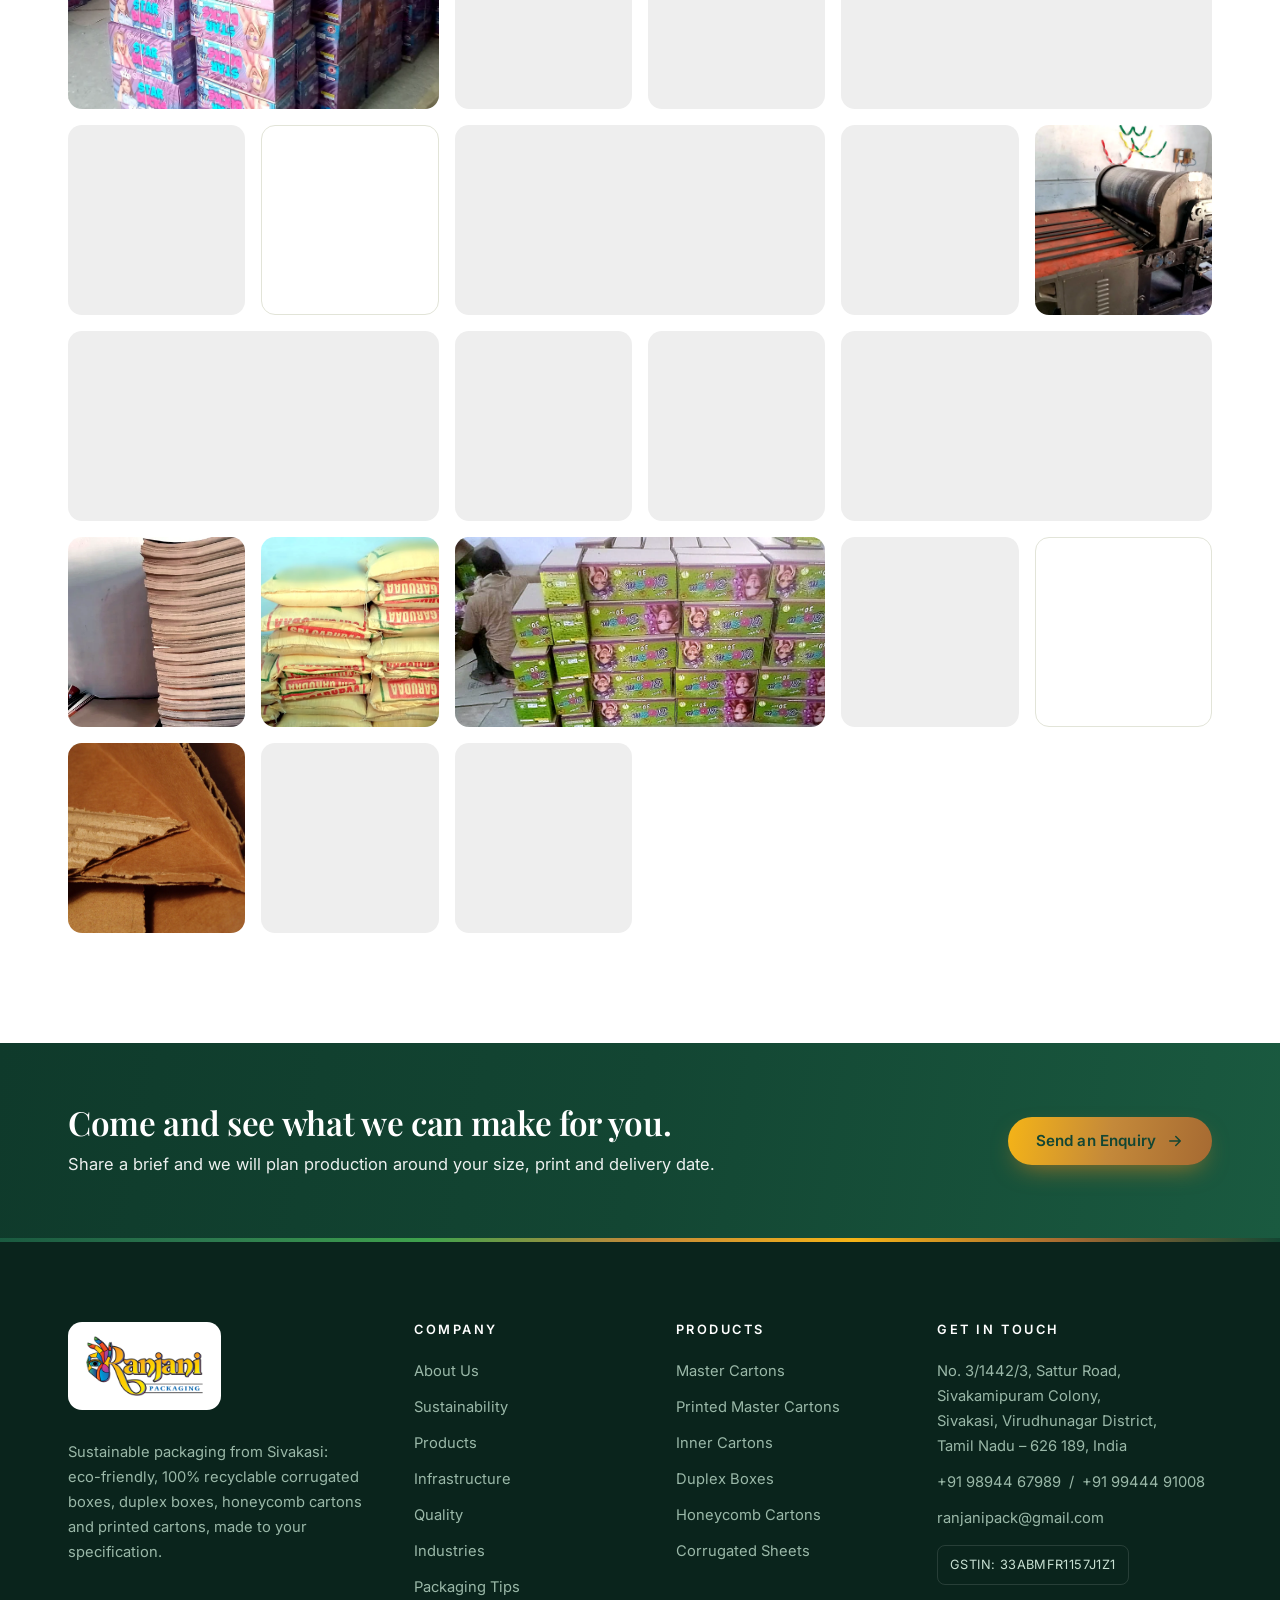
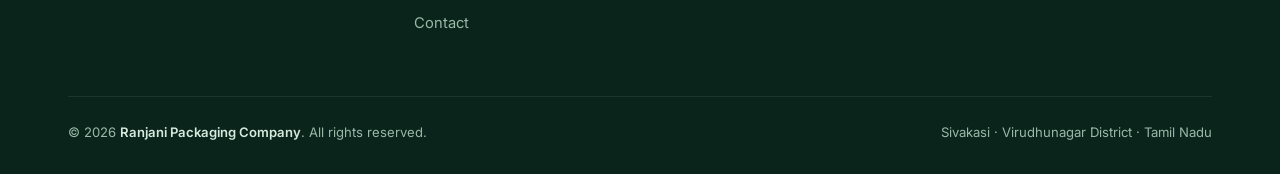
<file: infrastructure.html>
<!doctype html>
<html lang="en">
<head>
<meta charset="utf-8">
<meta name="viewport" content="width=device-width, initial-scale=1">
<title>Infrastructure | Ranjani Packaging, Sivakasi</title>
<meta name="description" content="Tour the Ranjani Packaging unit in Sivakasi: plant and machinery, raw material store, bio-polymer grades, finished goods and production capabilities.">
<meta name="theme-color" content="#134633">
<meta property="og:title" content="Infrastructure | Ranjani Packaging, Sivakasi">
<meta property="og:description" content="Tour the Ranjani Packaging unit in Sivakasi: plant and machinery, raw material store, bio-polymer grades, finished goods and production capabilities.">
<meta property="og:image" content="assets/img/ranjani-logo-600.png">
<link rel="icon" href="favicon.ico" sizes="any">
<link rel="icon" type="image/png" sizes="32x32" href="assets/img/favicon-32.png">
<link rel="apple-touch-icon" href="assets/img/apple-touch-icon.png">
<link rel="manifest" href="site.webmanifest">
<link rel="preconnect" href="https://fonts.googleapis.com">
<link rel="preconnect" href="https://fonts.gstatic.com" crossorigin>
<link href="https://fonts.googleapis.com/css2?family=Inter:wght@400;500;600;700&family=Playfair+Display:ital,wght@0,500;0,600;0,700;1,500;1,600&display=swap" rel="stylesheet">
<link rel="stylesheet" href="assets/css/style.css">
</head>
<body>
<div class="topbar"><div class="wrap">
  <div class="tb-group"><a href="tel:+919894467989"><svg viewBox="0 0 24 24" fill="none" stroke="currentColor" stroke-width="1.8" stroke-linecap="round" stroke-linejoin="round" aria-hidden="true"><path d="M22 16.9v3a2 2 0 0 1-2.2 2 19.8 19.8 0 0 1-8.6-3.1 19.5 19.5 0 0 1-6-6A19.8 19.8 0 0 1 2.1 4.2 2 2 0 0 1 4.1 2h3a2 2 0 0 1 2 1.7c.1.9.4 1.8.7 2.7a2 2 0 0 1-.5 2.1L8 9.8a16 16 0 0 0 6 6l1.3-1.3a2 2 0 0 1 2.1-.4c.9.3 1.8.6 2.7.7a2 2 0 0 1 1.7 2z"/></svg>+91 98944 67989</a><a class="tb-hide" href="tel:+919944491008">+91 99444 91008</a><a href="mailto:ranjanipack@gmail.com"><svg viewBox="0 0 24 24" fill="none" stroke="currentColor" stroke-width="1.8" stroke-linecap="round" stroke-linejoin="round" aria-hidden="true"><rect x="2" y="4" width="20" height="16" rx="2"/><path d="m22 6-10 7L2 6"/></svg>ranjanipack@gmail.com</a></div>
  <div class="tb-group"><span><svg viewBox="0 0 24 24" fill="none" stroke="currentColor" stroke-width="1.8" stroke-linecap="round" stroke-linejoin="round" aria-hidden="true"><path d="M21 10c0 7-9 13-9 13S3 17 3 10a9 9 0 0 1 18 0z"/><circle cx="12" cy="10" r="3"/></svg>Sivakasi, Tamil Nadu</span></div>
</div></div>
<header class="header"><div class="wrap">
  <a class="brand" href="index.html" aria-label="Ranjani Packaging home"><img src="assets/img/ranjani-logo-600.png" alt="Ranjani Packaging" width="600" height="308"></a>
  <nav class="nav" aria-label="Main">
    <a href="index.html">Home</a><a href="about.html">About</a><a href="products.html">Products</a><a href="infrastructure.html" class="active" aria-current="page">Infrastructure</a><a href="quality.html">Quality</a><a href="industries.html">Industries</a><a href="tips.html">Tips</a><a href="contact.html">Contact</a>
    <a class="btn btn-gold" href="contact.html">Request a Quote</a>
  </nav>
  <button class="menu-toggle" aria-label="Open menu" aria-expanded="false"><span></span><span></span><span></span></button>
</div></header>
<div class="rainbow" aria-hidden="true"></div>
<main>
<section class="page-hero has-photo">
  <img src="assets/img/ranjani-corrugation-line.webp" alt="Corrugation line at the Ranjani Packaging unit, Sivakasi" decoding="async">
  <div class="wrap">
    <div class="crumbs"><a href="index.html">Home</a> &nbsp;/&nbsp; Infrastructure</div>
    <h1>Infrastructure</h1>
    <p class="lead">From raw kraft reels and printing to finishing and dispatch, our Sivakasi unit brings every stage of packaging production together.</p>
  </div>
</section>
<section class="section bg-mint" id="facility"><div class="wrap">
  <div class="infra-top">
    <div class="section-head">
      <span class="eyebrow reveal">Infrastructure &amp; Manufacturing</span>
      <h2 class="reveal d1">Built to deliver, <span class="gold-text">batch after batch</span></h2>
      <p class="lead reveal d2">From raw kraft reels and printing to finishing and dispatch, our Sivakasi unit brings every stage of packaging production together, run by a skilled, hands-on team.</p>
    </div>
    <figure class="infra-hero reveal d1"><img src="assets/img/ranjani-facility.webp" alt="Ranjani Packaging unit, Sattur Road, Sivakasi" loading="lazy" decoding="async"><figcaption>Our unit · Sattur Road, Sivakasi</figcaption></figure>
  </div>
  <div class="infra-grid cols-3"><figure class="infra-card reveal d0" style="--c:#2d7a4f;--c2:#c4893a"><img src="assets/img/ranjani-packing-floor.webp" alt="Packing &amp; Finishing" loading="lazy" decoding="async"><figcaption><b>Packing &amp; Finishing</b><span>Our team counts, bundles and packs finished cartons for dispatch.</span></figcaption></figure><figure class="infra-card reveal d1" style="--c:#c4893a;--c2:#2d7a4f"><img src="assets/img/ranjani-printed-stock.webp" alt="Ready for Dispatch" loading="lazy" decoding="async"><figcaption><b>Ready for Dispatch</b><span>Printed cartons stacked and organised for on-time delivery.</span></figcaption></figure><figure class="infra-card reveal d0" style="--c:#0f6b4c;--c2:#f5b417"><img src="assets/img/ranjani-spnka-side.webp" alt="Hands-on Quality Checks" loading="lazy" decoding="async"><figcaption><b>Hands-on Quality Checks</b><span>Every carton is checked for size, print and finish before it leaves.</span></figcaption></figure></div>
</div></section>

<section class="section bg-white" id="plant"><div class="wrap">
  <div class="section-head center">
    <span class="eyebrow reveal">Plant &amp; Machinery</span>
    <h2 class="reveal d1">The machines that <span class="gold-text">make the carton</span></h2>
    <p class="lead reveal d2">Corrugation, printing, slotting, stitching and pasting all happen at our Sattur Road unit, with a silent generator for power backup.</p>
  </div>
  <div class="plant-grid"><figure class="infra-card plant-card reveal d0" style="--c:#2d7a4f;--c2:#c4893a"><img src="assets/img/ranjani-corrugation-line.webp" alt="Corrugation Line" loading="lazy" decoding="async"><figcaption><div class="ic"><svg viewBox="0 0 24 24" fill="none" stroke="currentColor" stroke-width="1.8" stroke-linecap="round" stroke-linejoin="round" aria-hidden="true"><path d="m12 2 10 5-10 5L2 7z"/><path d="m2 17 10 5 10-5M2 12l10 5 10-5"/></svg></div><b>Corrugation Line</b><span>Kraft reels are formed into corrugated board on our in-house corrugation line.</span></figcaption></figure><figure class="infra-card plant-card reveal d1" style="--c:#1a5a40;--c2:#3fa34d"><img src="assets/img/ranjani-printing-machine.webp" alt="Printing Machine" loading="lazy" decoding="async"><figcaption><div class="ic"><svg viewBox="0 0 24 24" fill="none" stroke="currentColor" stroke-width="1.8" stroke-linecap="round" stroke-linejoin="round" aria-hidden="true"><path d="M6 9V2h12v7"/><path d="M6 18H4a2 2 0 0 1-2-2v-5a2 2 0 0 1 2-2h16a2 2 0 0 1 2 2v5a2 2 0 0 1-2 2h-2"/><rect x="6" y="14" width="12" height="8"/></svg></div><b>Printing Machine</b><span>Flexo and rotary printing for colours, logos and handling marks on cartons and sheets.</span></figcaption></figure><figure class="infra-card plant-card reveal d2" style="--c:#c4893a;--c2:#2d7a4f"><img src="assets/img/ranjani-slotter.webp" alt="Slotter &amp; Creaser" loading="lazy" decoding="async"><figcaption><div class="ic"><svg viewBox="0 0 24 24" fill="none" stroke="currentColor" stroke-width="1.8" stroke-linecap="round" stroke-linejoin="round" aria-hidden="true"><path d="M4 21v-7M4 10V3M12 21v-9M12 8V3M20 21v-5M20 12V3M1 14h6M9 8h6M17 16h6"/></svg></div><b>Slotter &amp; Creaser</b><span>Boards are slotted and creased so every carton folds square and closes cleanly.</span></figcaption></figure><figure class="infra-card plant-card reveal d0" style="--c:#3d8b5f;--c2:#a66a32"><img src="assets/img/ranjani-stitching.webp" alt="Stitching Machine" loading="lazy" decoding="async"><figcaption><div class="ic"><svg viewBox="0 0 24 24" fill="none" stroke="currentColor" stroke-width="1.8" stroke-linecap="round" stroke-linejoin="round" aria-hidden="true"><circle cx="9" cy="12" r="6"/><circle cx="9" cy="12" r="2"/><path d="M15 12h7v6h-7"/></svg></div><b>Stitching Machine</b><span>Finished boxes are stitched on the shop floor, ready for packing and dispatch.</span></figcaption></figure><figure class="infra-card plant-card reveal d1" style="--c:#0f6b4c;--c2:#f5b417"><img src="assets/img/ranjani-pasting.webp" alt="Pasting &amp; Lamination" loading="lazy" decoding="async"><figcaption><div class="ic"><svg viewBox="0 0 24 24" fill="none" stroke="currentColor" stroke-width="1.8" stroke-linecap="round" stroke-linejoin="round" aria-hidden="true"><rect x="4" y="14" width="16" height="7" rx="1"/><rect x="6" y="7" width="12" height="7" rx="1"/><rect x="8" y="2" width="8" height="5" rx="1"/></svg></div><b>Pasting &amp; Lamination</b><span>Sheets are pasted and laminated by our team, giving the board the body each job needs.</span></figcaption></figure><figure class="infra-card plant-card reveal d2" style="--c:#a66a32;--c2:#1a5a40"><img src="assets/img/ranjani-generator.webp" alt="Power Backup – Silent Generator" loading="lazy" decoding="async"><figcaption><div class="ic"><svg viewBox="0 0 24 24" fill="none" stroke="currentColor" stroke-width="1.8" stroke-linecap="round" stroke-linejoin="round" aria-hidden="true"><path d="M13 2 4 14h7l-1 8 9-12h-7l1-8z"/></svg></div><b>Power Backup – Silent Generator</b><span>A silent diesel generator keeps production running through power cuts.</span></figcaption></figure></div>
</div></section>

<section class="section bg-mint" id="raw-materials"><div class="wrap">
  <div class="section-head center">
    <span class="eyebrow reveal">Raw Materials &amp; Stores</span>
    <h2 class="reveal d1">What goes into <span class="gold-text">every pack</span></h2>
    <p class="lead reveal d2">Kraft paper reels, kraft and duplex sheets, and selected bio-polymer grades sourced from trusted suppliers — paper-based, eco-conscious materials ready for conversion, with finished goods stored for dispatch.</p>
  </div>
  <div class="raw-grid"><figure class="infra-card reveal d0" style="--c:#2d7a4f;--c2:#c4893a"><img src="assets/img/ranjani-kraft-reels.webp" alt="Kraft Paper Reels" loading="lazy" decoding="async"><figcaption><b>Kraft Paper Reels</b><span>Kraft paper reels, in selected grades sourced from trusted suppliers, ready for our corrugation line.</span></figcaption></figure><figure class="infra-card reveal d1" style="--c:#1a5a40;--c2:#3fa34d"><img src="assets/img/ranjani-printed-sheets.webp" alt="Printed &amp; Duplex Sheets" loading="lazy" decoding="async"><figcaption><b>Printed &amp; Duplex Sheets</b><span>Printed duplex and laminated sheets, stacked and ready for conversion into cartons.</span></figcaption></figure><figure class="infra-card reveal d2" style="--c:#c4893a;--c2:#2d7a4f"><img src="assets/img/ranjani-kraft-sheets.webp" alt="Kraft &amp; Duplex Sheets" loading="lazy" decoding="async"><figcaption><b>Kraft &amp; Duplex Sheets</b><span>Plain kraft and board sheets for printing, lining and conversion, in selected grades from trusted suppliers.</span></figcaption></figure><figure class="infra-card reveal d0" style="--c:#3d8b5f;--c2:#a66a32"><img src="assets/img/ranjani-biopolymer.webp" alt="Bio-polymer Grades" loading="lazy" decoding="async"><figcaption><b>Bio-polymer Grades</b><span>Selected bio-polymer grades, sourced from trusted suppliers, for jobs that call for them — part of our eco-conscious material choices.</span></figcaption></figure><figure class="infra-card reveal d1" style="--c:#0f6b4c;--c2:#f5b417"><img src="assets/img/ranjani-finished-store.webp" alt="Finished Goods Store" loading="lazy" decoding="async"><figcaption><b>Finished Goods Store</b><span>Flat corrugated boxes, stacked and organised in our store, ready for stitching, packing and dispatch.</span></figcaption></figure></div>
</div></section>

<section class="section bg-white" id="features"><div class="wrap">
  <div class="section-head center">
    <span class="eyebrow reveal">Features &amp; Capabilities</span>
    <h2 class="reveal d1">Everything your packaging needs, <span class="gold-text">under one roof</span></h2>
    <p class="lead reveal d2">Capabilities that let us take your packaging from idea to finished carton.</p>
  </div>
  <div class="feat-grid"><div class="feat reveal d0" style="--c:#2d7a4f;--c2:#c4893a"><div class="ic"><svg viewBox="0 0 24 24" fill="none" stroke="currentColor" stroke-width="1.8" stroke-linecap="round" stroke-linejoin="round" aria-hidden="true"><path d="M12 20h9"/><path d="M16.5 3.5a2.1 2.1 0 0 1 3 3L7 19l-4 1 1-4z"/></svg></div><h3>In-house Design &amp; Printing</h3><p>Structural design and branded print handled together, so your carton looks right and fits right.</p></div><div class="feat reveal d1" style="--c:#1a5a40;--c2:#3fa34d"><div class="ic"><svg viewBox="0 0 24 24" fill="none" stroke="currentColor" stroke-width="1.8" stroke-linecap="round" stroke-linejoin="round" aria-hidden="true"><path d="M6 3h12l3 6-9 12L3 9z"/><path d="M3 9h18M12 21 8 9l4-6 4 6z"/></svg></div><h3>Custom Die-cutting</h3><p>Die-cut shapes, windows, handles and locking tabs for cartons that go beyond the standard box.</p></div><div class="feat reveal d2" style="--c:#c4893a;--c2:#2d7a4f"><div class="ic"><svg viewBox="0 0 24 24" fill="none" stroke="currentColor" stroke-width="1.8" stroke-linecap="round" stroke-linejoin="round" aria-hidden="true"><path d="M6 9V2h12v7"/><path d="M6 18H4a2 2 0 0 1-2-2v-5a2 2 0 0 1 2-2h16a2 2 0 0 1 2 2v5a2 2 0 0 1-2 2h-2"/><rect x="6" y="14" width="12" height="8"/></svg></div><h3>Flexo &amp; Offset Print Options</h3><p>Choose the print process that suits your artwork, from bold flexo graphics to fine offset detail.</p></div><div class="feat reveal d3" style="--c:#3d8b5f;--c2:#a66a32"><div class="ic"><svg viewBox="0 0 24 24" fill="none" stroke="currentColor" stroke-width="1.8" stroke-linecap="round" stroke-linejoin="round" aria-hidden="true"><path d="M21.3 15.3 8.7 2.7a1 1 0 0 0-1.4 0L2.7 7.3a1 1 0 0 0 0 1.4l12.6 12.6a1 1 0 0 0 1.4 0l4.6-4.6a1 1 0 0 0 0-1.4z"/><path d="m7.5 10.5 2-2M10.5 13.5l2-2M13.5 16.5l2-2"/></svg></div><h3>Custom Sizing</h3><p>Any length, width and height, built around your product and your inserts.</p></div><div class="feat reveal d0" style="--c:#0f6b4c;--c2:#f5b417"><div class="ic"><svg viewBox="0 0 24 24" fill="none" stroke="currentColor" stroke-width="1.8" stroke-linecap="round" stroke-linejoin="round" aria-hidden="true"><rect x="2" y="12" width="9" height="9" rx="1"/><rect x="13" y="12" width="9" height="9" rx="1"/><rect x="7.5" y="3" width="9" height="9" rx="1"/></svg></div><h3>Bulk Order Capacity</h3><p>Equipped to handle recurring and large-volume orders for growing businesses.</p></div><div class="feat reveal d1" style="--c:#a66a32;--c2:#1a5a40"><div class="ic"><svg viewBox="0 0 24 24" fill="none" stroke="currentColor" stroke-width="1.8" stroke-linecap="round" stroke-linejoin="round" aria-hidden="true"><path d="M1 12s4-8 11-8 11 8 11 8-4 8-11 8S1 12 1 12z"/><circle cx="12" cy="12" r="3"/></svg></div><h3>Quality Inspection</h3><p>Board, print and dimensions checked at each stage before your order is packed.</p></div><div class="feat reveal d2" style="--c:#4c9a6a;--c2:#c4893a"><div class="ic"><svg viewBox="0 0 24 24" fill="none" stroke="currentColor" stroke-width="1.8" stroke-linecap="round" stroke-linejoin="round" aria-hidden="true"><circle cx="12" cy="12" r="10"/><path d="M12 6v6l4 2"/></svg></div><h3>Timely Dispatch</h3><p>Planned production schedules that keep your packing lines supplied on time.</p></div><div class="feat reveal d3" style="--c:#134633;--c2:#3fa34d"><div class="ic"><svg viewBox="0 0 24 24" fill="none" stroke="currentColor" stroke-width="1.8" stroke-linecap="round" stroke-linejoin="round" aria-hidden="true"><path d="M7 19H4.8a1.8 1.8 0 0 1-1.6-2.7L7.2 9.5"/><path d="M11 19h8.2a1.8 1.8 0 0 0 1.6-2.7l-1.2-2"/><path d="m14 16-3 3 3 3M8.3 13.6 7.2 9.5 3.1 10.6M9.3 5.2l1.1-1.9a1.8 1.8 0 0 1 3.1 0l3.9 6.8"/><path d="m13.4 9.4 3.9.8.8-4"/></svg></div><h3>Eco-friendly Materials</h3><p>100% recyclable, paper-based board: a plastic-free alternative with biodegradable kraft paper and eco-conscious materials.</p></div></div>
</div></section>

<section class="section bg-teal" id="process"><div class="wrap">
  <div class="section-head center">
    <span class="eyebrow reveal">How We Work</span>
    <h2 class="reveal d1">One partner, from concept to carton</h2>
    <p class="lead reveal d2">We bring design, printing, manufacturing and distribution together under one roof, so you get one accountable partner for your packaging.</p>
  </div>
  <div class="process"><div class="step reveal d0" style="--c:#2d7a4f;--c2:#c4893a"><div class="circle"><svg viewBox="0 0 24 24" fill="none" stroke="currentColor" stroke-width="1.8" stroke-linecap="round" stroke-linejoin="round" aria-hidden="true"><path d="M12 20h9"/><path d="M16.5 3.5a2.1 2.1 0 0 1 3 3L7 19l-4 1 1-4z"/></svg></div><h3>Design</h3><p>We study your product and supply chain, then engineer the right structure, size and board grade.</p></div><div class="step reveal d1" style="--c:#c4893a;--c2:#2d7a4f"><div class="circle"><svg viewBox="0 0 24 24" fill="none" stroke="currentColor" stroke-width="1.8" stroke-linecap="round" stroke-linejoin="round" aria-hidden="true"><path d="M6 9V2h12v7"/><path d="M6 18H4a2 2 0 0 1-2-2v-5a2 2 0 0 1 2-2h16a2 2 0 0 1 2 2v5a2 2 0 0 1-2 2h-2"/><rect x="6" y="14" width="12" height="8"/></svg></div><h3>Print</h3><p>Your brand is printed in the colours and artwork you specify, from simple marks to full graphics.</p></div><div class="step reveal d2" style="--c:#0f6b4c;--c2:#f5b417"><div class="circle"><svg viewBox="0 0 24 24" fill="none" stroke="currentColor" stroke-width="1.8" stroke-linecap="round" stroke-linejoin="round" aria-hidden="true"><path d="M2 20h20M4 20V10l5 3V10l5 3V6l6 3v11"/><path d="M8 17h1M12 17h1M16 17h1"/></svg></div><h3>Manufacture</h3><p>Cartons, partitions and inserts are produced to specification, with quality checks at every stage.</p></div><div class="step reveal d3" style="--c:#4c9a6a;--c2:#c4893a"><div class="circle"><svg viewBox="0 0 24 24" fill="none" stroke="currentColor" stroke-width="1.8" stroke-linecap="round" stroke-linejoin="round" aria-hidden="true"><path d="M1 4h14v12H1zM15 9h4l3 3v4h-7"/><circle cx="5.5" cy="18.5" r="2"/><circle cx="18.5" cy="18.5" r="2"/></svg></div><h3>Deliver</h3><p>Finished packaging is dispatched on schedule, ready for your production or packing line.</p></div></div>
</div></section>

<section class="section bg-white" id="gallery"><div class="wrap">
  <div class="section-head center">
    <span class="eyebrow reveal">Product Gallery</span>
    <h2 class="reveal d1">A closer look at our range</h2>
  </div>
  <div class="gallery"><figure class="g-big reveal"><img src="assets/img/ranjani-printed-stock.webp" alt="Printed cartons ready for dispatch" loading="lazy" decoding="async"><figcaption>Printed cartons ready for dispatch</figcaption></figure><figure class=" reveal"><img src="assets/img/ranjani-spnka-front-photo.webp" alt="Spnka printed master carton" loading="lazy" decoding="async"><figcaption>Spnka printed master carton</figcaption></figure><figure class=" reveal"><img src="assets/img/ranjani-printed-sheets.webp" alt="Printed duplex and laminated sheets" loading="lazy" decoding="async"><figcaption>Printed duplex and laminated sheets</figcaption></figure><figure class="g-wide reveal"><img src="assets/img/ranjani-corrugation-line.webp" alt="Corrugation line" loading="lazy" decoding="async"><figcaption>Corrugation line</figcaption></figure><figure class=" reveal"><img src="assets/img/ranjani-master-carton-2.webp" alt="Ranjani printed master carton" loading="lazy" decoding="async"><figcaption>Ranjani printed master carton</figcaption></figure><figure class=" reveal"><img src="assets/img/ranjani-printed-carton-front.webp" alt="Custom printed carton" loading="lazy" decoding="async"><figcaption>Custom printed carton</figcaption></figure><figure class="g-wide reveal"><img src="assets/img/ranjani-kraft-reels.webp" alt="Kraft paper reels in our store" loading="lazy" decoding="async"><figcaption>Kraft paper reels in our store</figcaption></figure><figure class=" reveal"><img src="assets/img/ranjani-fruit-export.webp" alt="Ventilated export cartons for produce" loading="lazy" decoding="async"><figcaption>Ventilated export cartons for produce</figcaption></figure><figure class="g-white reveal"><img src="assets/img/ranjani-plain-carton.webp" alt="Plain master carton" loading="lazy" decoding="async"><figcaption>Plain master carton</figcaption></figure><figure class="g-wide reveal"><img src="assets/img/ranjani-factory-exterior.webp" alt="Our unit, Sattur Road, Sivakasi" loading="lazy" decoding="async"><figcaption>Our unit, Sattur Road, Sivakasi</figcaption></figure><figure class=" reveal"><img src="assets/img/ranjani-corrugation.webp" alt="Corrugation line in operation" loading="lazy" decoding="async"><figcaption>Corrugation line in operation</figcaption></figure><figure class=" reveal"><img src="assets/img/ranjani-printing-machine.webp" alt="Printing machine" loading="lazy" decoding="async"><figcaption>Printing machine</figcaption></figure><figure class="g-wide reveal"><img src="assets/img/ranjani-pasting.webp" alt="Pasting and lamination" loading="lazy" decoding="async"><figcaption>Pasting and lamination</figcaption></figure><figure class=" reveal"><img src="assets/img/ranjani-slotter.webp" alt="Slotter and creaser" loading="lazy" decoding="async"><figcaption>Slotter and creaser</figcaption></figure><figure class=" reveal"><img src="assets/img/ranjani-stitching.webp" alt="Stitching machine on the shop floor" loading="lazy" decoding="async"><figcaption>Stitching machine on the shop floor</figcaption></figure><figure class="g-wide reveal"><img src="assets/img/ranjani-finished-store.webp" alt="Finished goods store" loading="lazy" decoding="async"><figcaption>Finished goods store</figcaption></figure><figure class=" reveal"><img src="assets/img/ranjani-kraft-sheets.webp" alt="Kraft and duplex sheets" loading="lazy" decoding="async"><figcaption>Kraft and duplex sheets</figcaption></figure><figure class=" reveal"><img src="assets/img/ranjani-biopolymer.webp" alt="Bio-polymer grades" loading="lazy" decoding="async"><figcaption>Bio-polymer grades</figcaption></figure><figure class="g-wide reveal"><img src="assets/img/ranjani-packing-floor.webp" alt="Packing floor" loading="lazy" decoding="async"><figcaption>Packing floor</figcaption></figure><figure class=" reveal"><img src="assets/img/ranjani-generator.webp" alt="Power backup — silent generator" loading="lazy" decoding="async"><figcaption>Power backup — silent generator</figcaption></figure><figure class="g-white reveal"><img src="assets/img/ranjani-biscuit-carton.webp" alt="Carton packed with biscuit packets" loading="lazy" decoding="async"><figcaption>Carton packed with biscuit packets</figcaption></figure><figure class=" reveal"><img src="assets/img/stock-flute-closeup.webp" alt="Corrugated flute close-up" loading="lazy" decoding="async"><figcaption>Corrugated flute close-up</figcaption></figure><figure class=" reveal"><img src="assets/img/stock-mailer-carton.webp" alt="E-commerce style carton" loading="lazy" decoding="async"><figcaption>E-commerce style carton</figcaption></figure><figure class=" reveal"><img src="assets/img/stock-carton-sealing.webp" alt="Sealing a corrugated carton" loading="lazy" decoding="async"><figcaption>Sealing a corrugated carton</figcaption></figure></div>
</div></section>
<section class="cta-band"><div class="wrap">
  <div><h2>Come and see what we can make for you.</h2><p>Share a brief and we will plan production around your size, print and delivery date.</p></div>
  <a class="btn btn-gold" href="contact.html">Send an Enquiry <svg viewBox="0 0 24 24" fill="none" stroke="currentColor" stroke-width="2" stroke-linecap="round" stroke-linejoin="round" aria-hidden="true"><path d="M5 12h14M13 6l6 6-6 6"/></svg></a>
</div></section>
</main>
<footer class="footer"><div class="wrap">
  <div class="fgrid4">
    <div>
      <a class="flogo" href="index.html"><img src="assets/img/ranjani-logo-600.png" alt="Ranjani Packaging" loading="lazy"></a>
      <p>Sustainable packaging from Sivakasi: eco-friendly, 100% recyclable corrugated boxes, duplex boxes, honeycomb cartons and printed cartons, made to your specification.</p>
    </div>
    <div><h4>Company</h4><ul>
      <li><a href="about.html">About Us</a></li>
      <li><a href="about.html#eco-promise">Sustainability</a></li>
      <li><a href="products.html">Products</a></li>
      <li><a href="infrastructure.html">Infrastructure</a></li>
      <li><a href="quality.html">Quality</a></li>
      <li><a href="industries.html">Industries</a></li>
      <li><a href="tips.html">Packaging Tips</a></li>
      <li><a href="contact.html">Contact</a></li></ul></div>
    <div><h4>Products</h4><ul><li><a href="products.html#master-cartons">Master Cartons</a></li><li><a href="products.html#printed-master-cartons">Printed Master Cartons</a></li><li><a href="products.html#inner-cartons">Inner Cartons</a></li><li><a href="products.html#duplex-boxes">Duplex Boxes</a></li><li><a href="products.html#honeycomb-cartons">Honeycomb Cartons</a></li><li><a href="products.html#corrugated-sheets">Corrugated Sheets</a></li></ul></div>
    <div><h4>Get in Touch</h4><ul>
      <li>No. 3/1442/3, Sattur Road, Sivakamipuram Colony,<br>Sivakasi, Virudhunagar District,<br>Tamil Nadu – 626 189, India</li>
      <li><a href="tel:+919894467989">+91 98944 67989</a> &nbsp;/&nbsp; <a href="tel:+919944491008">+91 99444 91008</a></li>
      <li><a href="mailto:ranjanipack@gmail.com">ranjanipack@gmail.com</a></li></ul>
      <span class="gst">GSTIN: 33ABMFR1157J1Z1</span>
    </div>
  </div>
  <div class="legal"><span>© <span id="year">2026</span> <b>Ranjani Packaging Company</b>. All rights reserved.</span><span>Sivakasi · Virudhunagar District · Tamil Nadu</span></div>
</div></footer>
<a class="fab-wa" href="https://wa.me/919894467989?text=Hello%20Ranjani%20Packaging%2C%20I%20would%20like%20a%20quote." target="_blank" rel="noopener" aria-label="Chat on WhatsApp"><svg viewBox="0 0 32 32" aria-hidden="true"><path fill="currentColor" d="M16 3a13 13 0 0 0-11.2 19.6L3 29l6.6-1.7A13 13 0 1 0 16 3zm0 23.7c-2 0-4-.5-5.7-1.6l-.4-.2-3.9 1 1-3.8-.3-.4A10.7 10.7 0 1 1 16 26.7zm5.9-8c-.3-.2-1.9-1-2.2-1s-.5-.2-.7.2-.8 1-1 1.2-.4.2-.7 0a8.8 8.8 0 0 1-4.4-3.8c-.3-.6.3-.5 1-1.7.1-.2 0-.4 0-.6l-1-2.4c-.3-.6-.5-.5-.7-.5h-.6a1.2 1.2 0 0 0-.9.4 3.7 3.7 0 0 0-1.1 2.7 6.4 6.4 0 0 0 1.3 3.4 14.7 14.7 0 0 0 5.7 5c2.1.9 2.9 1 4 .8.6-.1 1.9-.8 2.2-1.5s.3-1.4.2-1.5-.3-.2-.6-.4z"/></svg><span>WhatsApp us</span></a>
<button class="fab-top" aria-label="Back to top"><svg viewBox="0 0 24 24" fill="none" stroke="currentColor" stroke-width="2.4" stroke-linecap="round" stroke-linejoin="round" aria-hidden="true"><path d="M12 19V5M5 12l7-7 7 7"/></svg></button>
<script src="assets/js/main.js" defer></script>
</body>
</html>
</file>
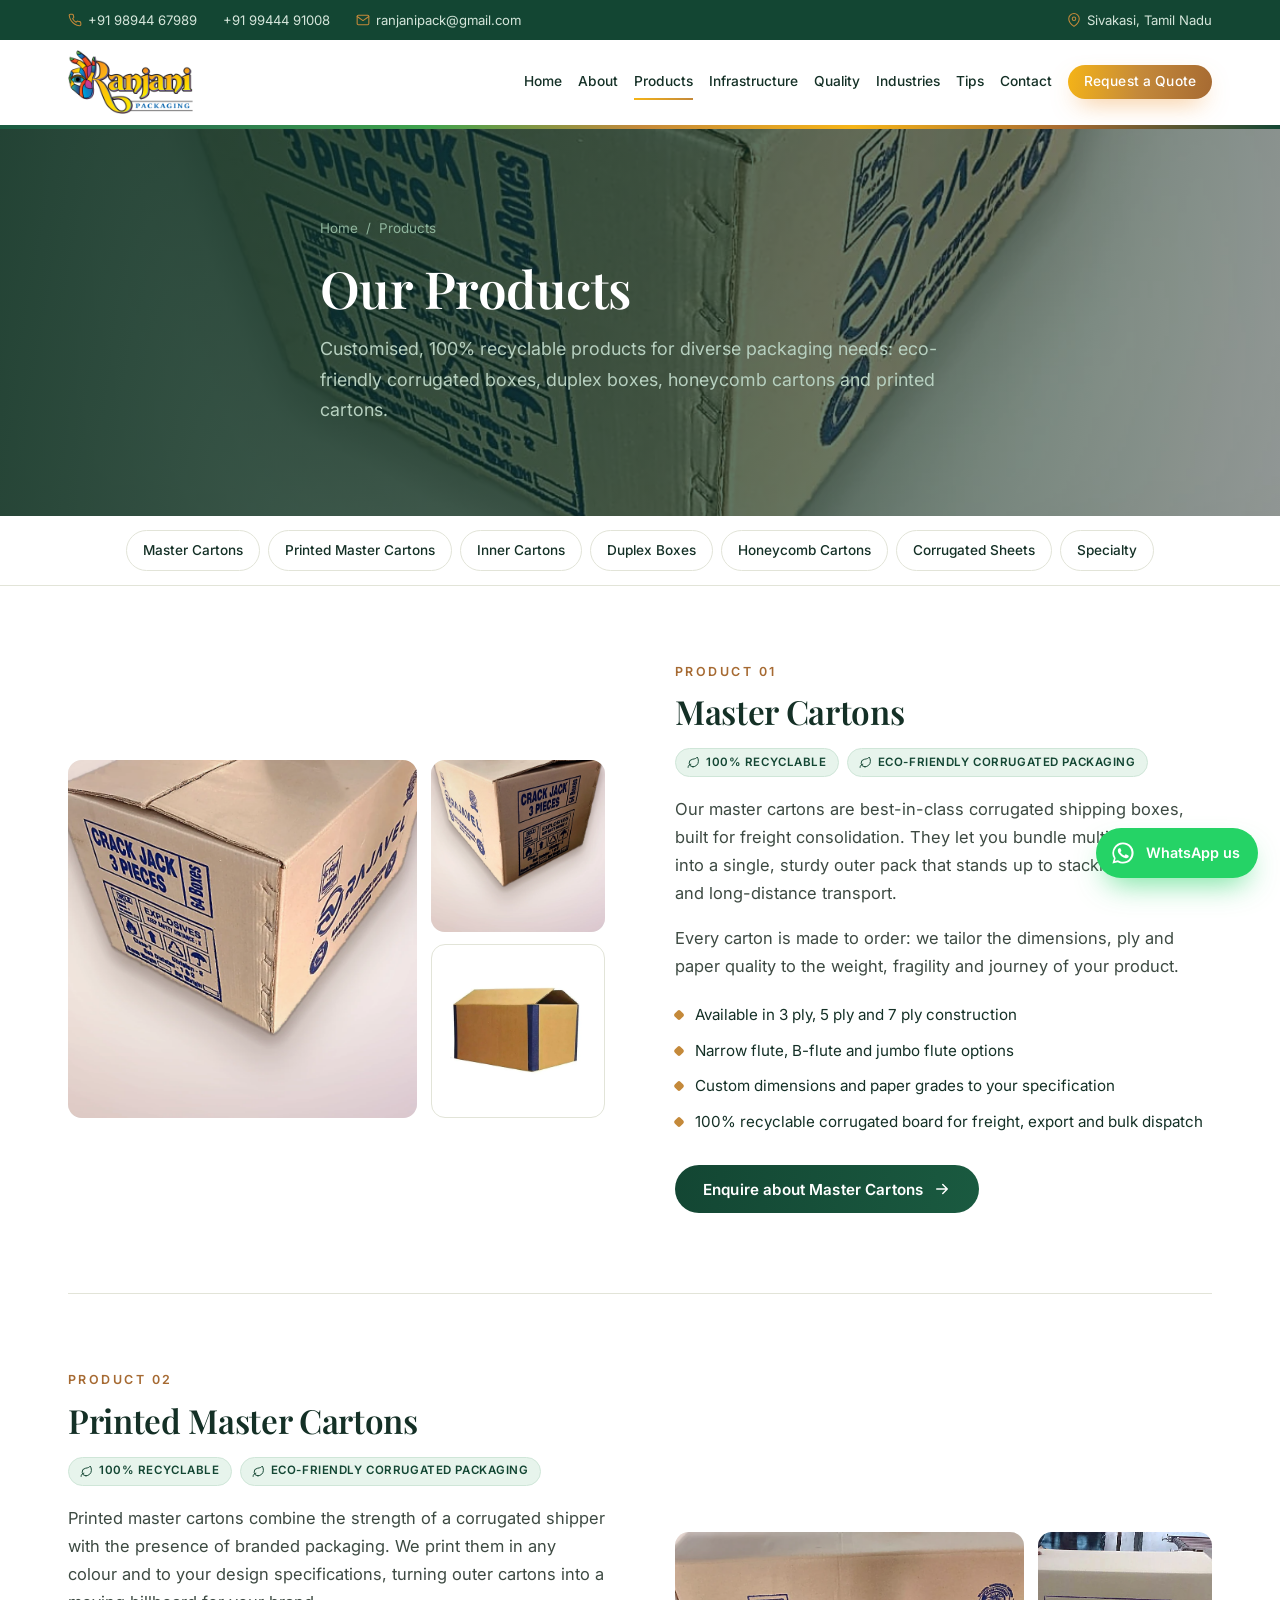
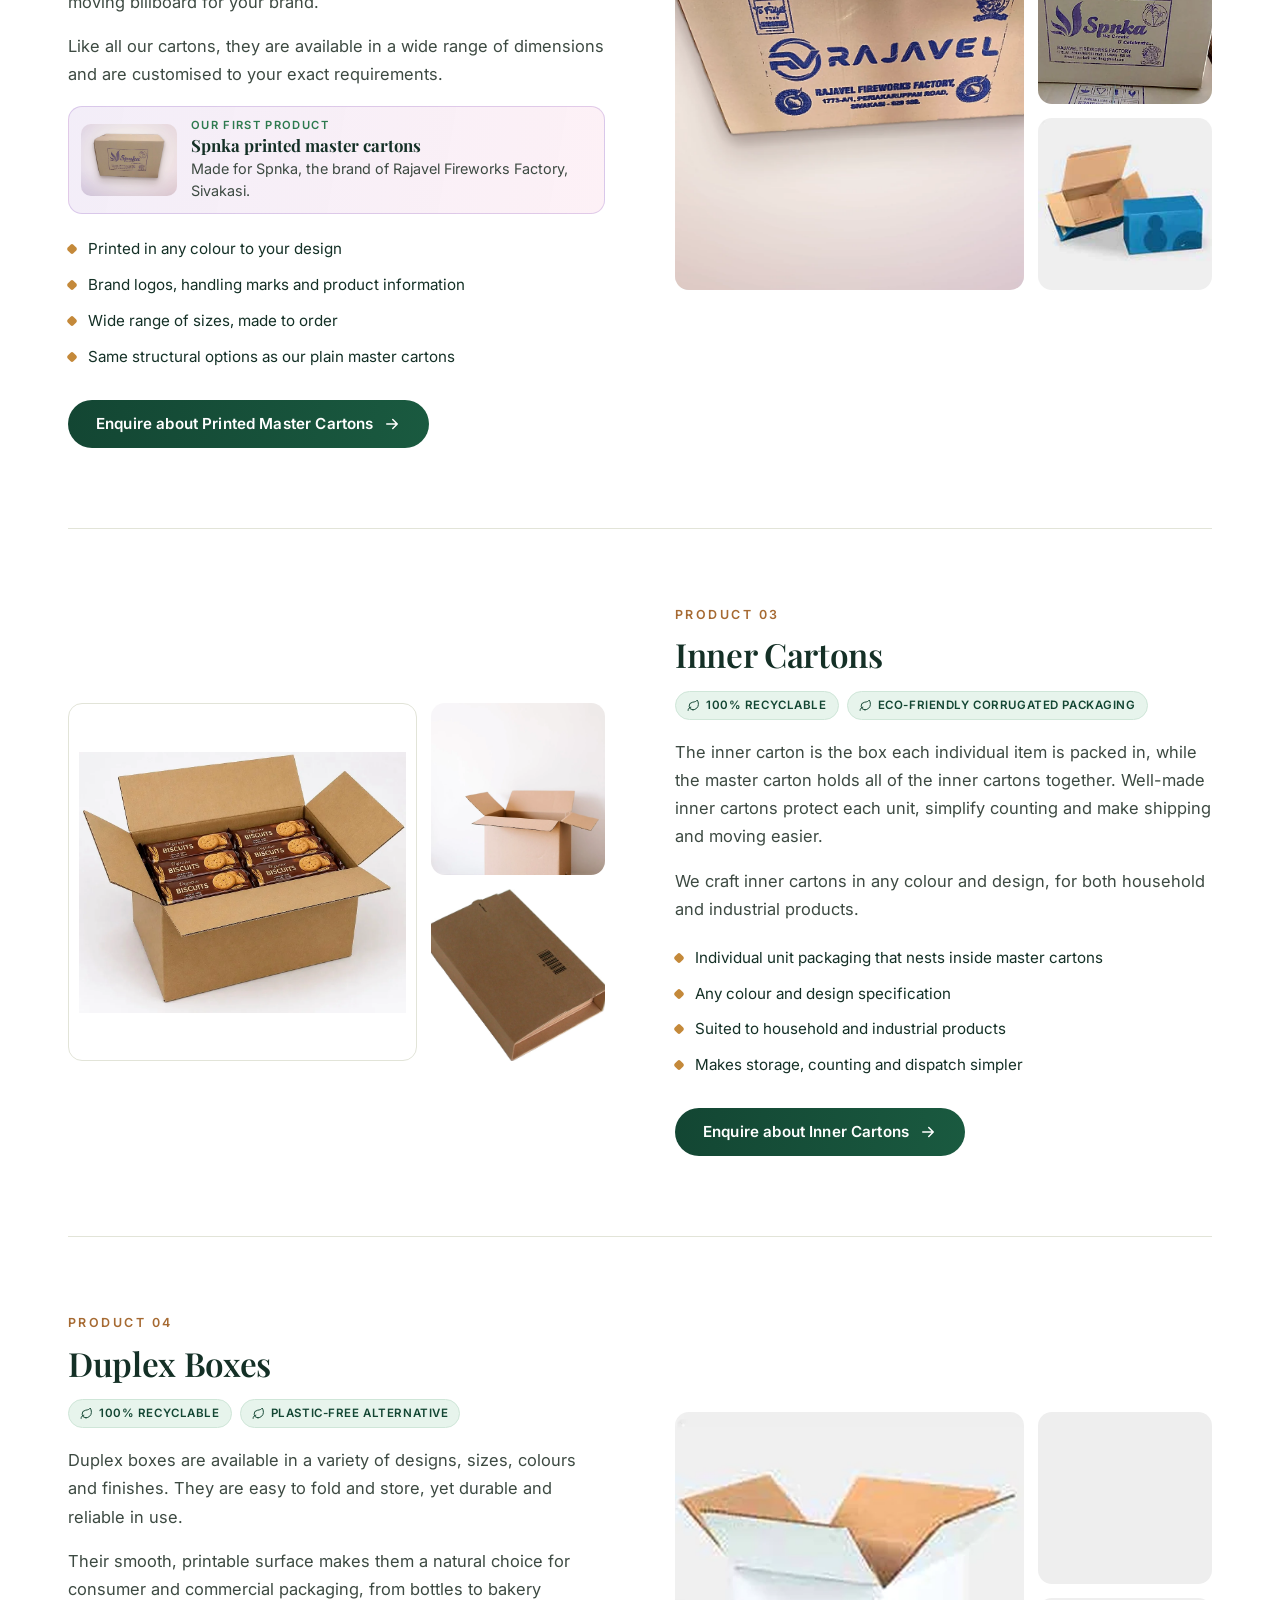
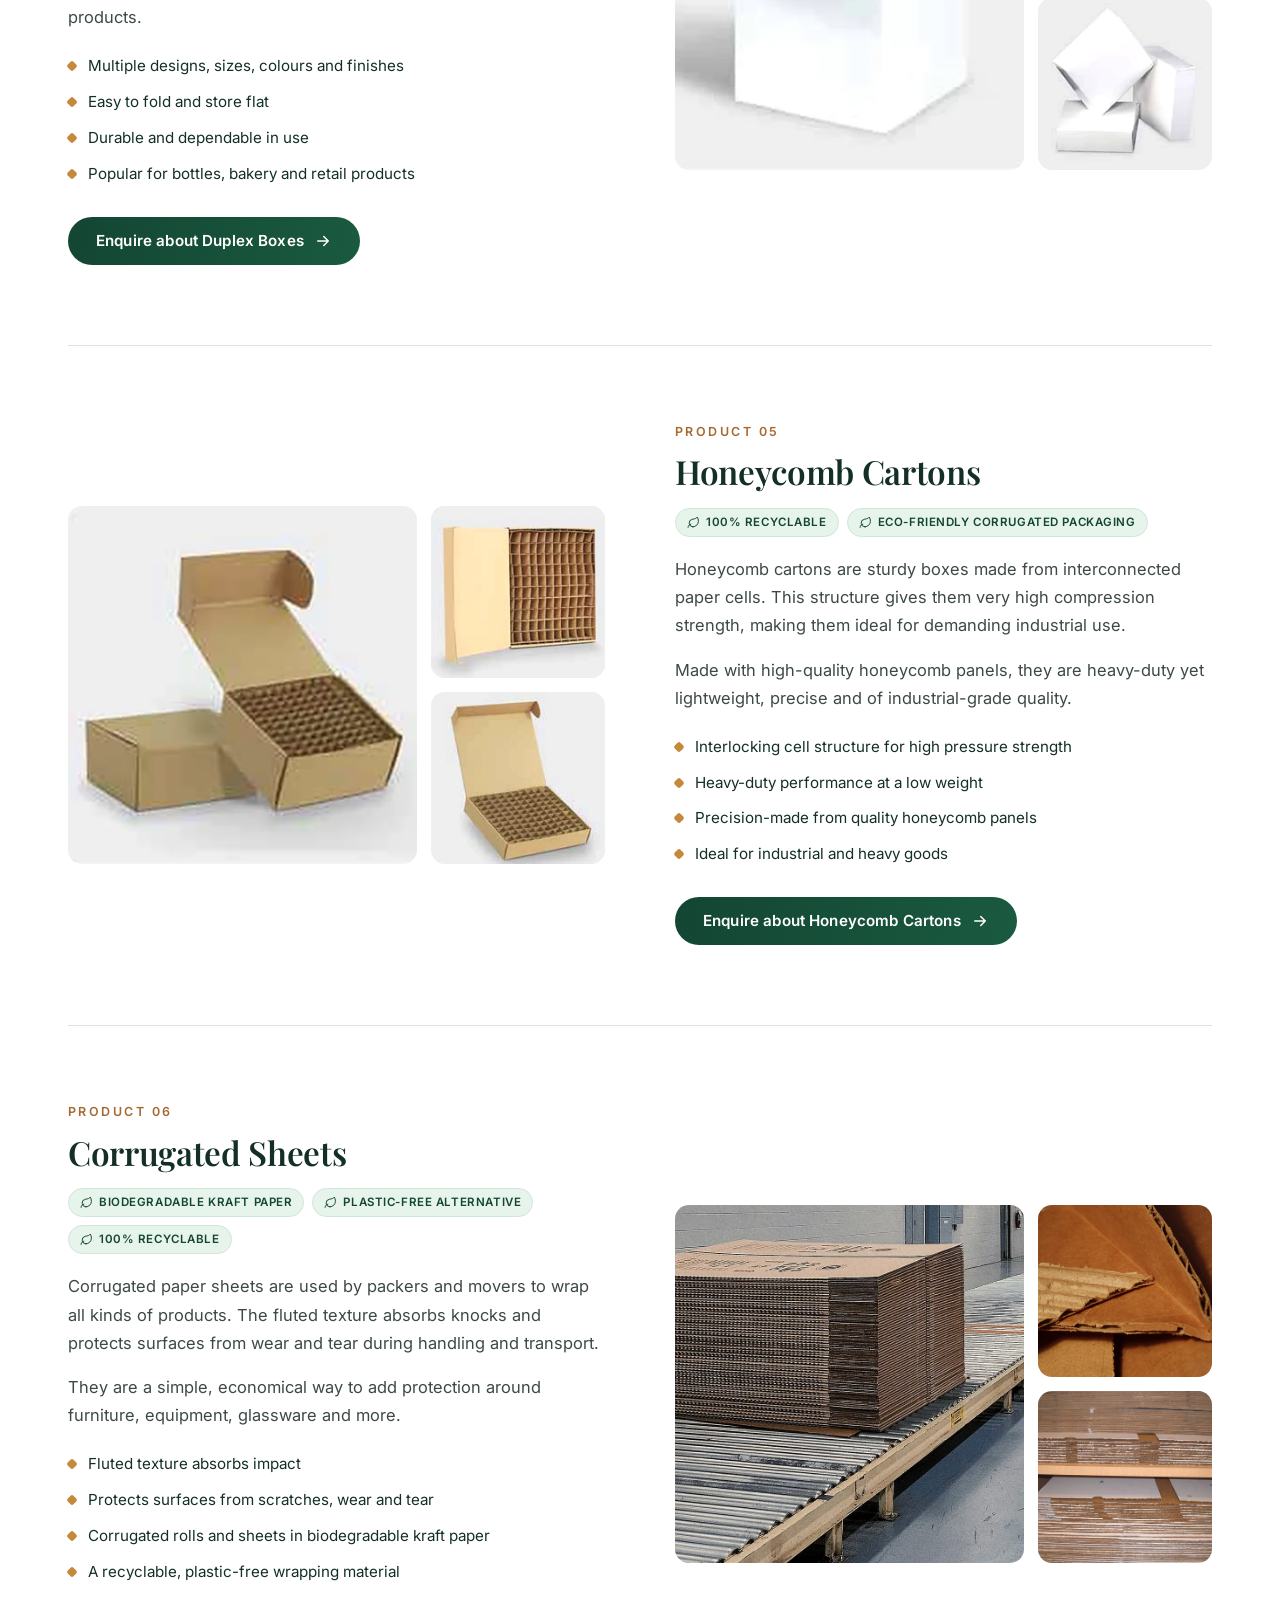
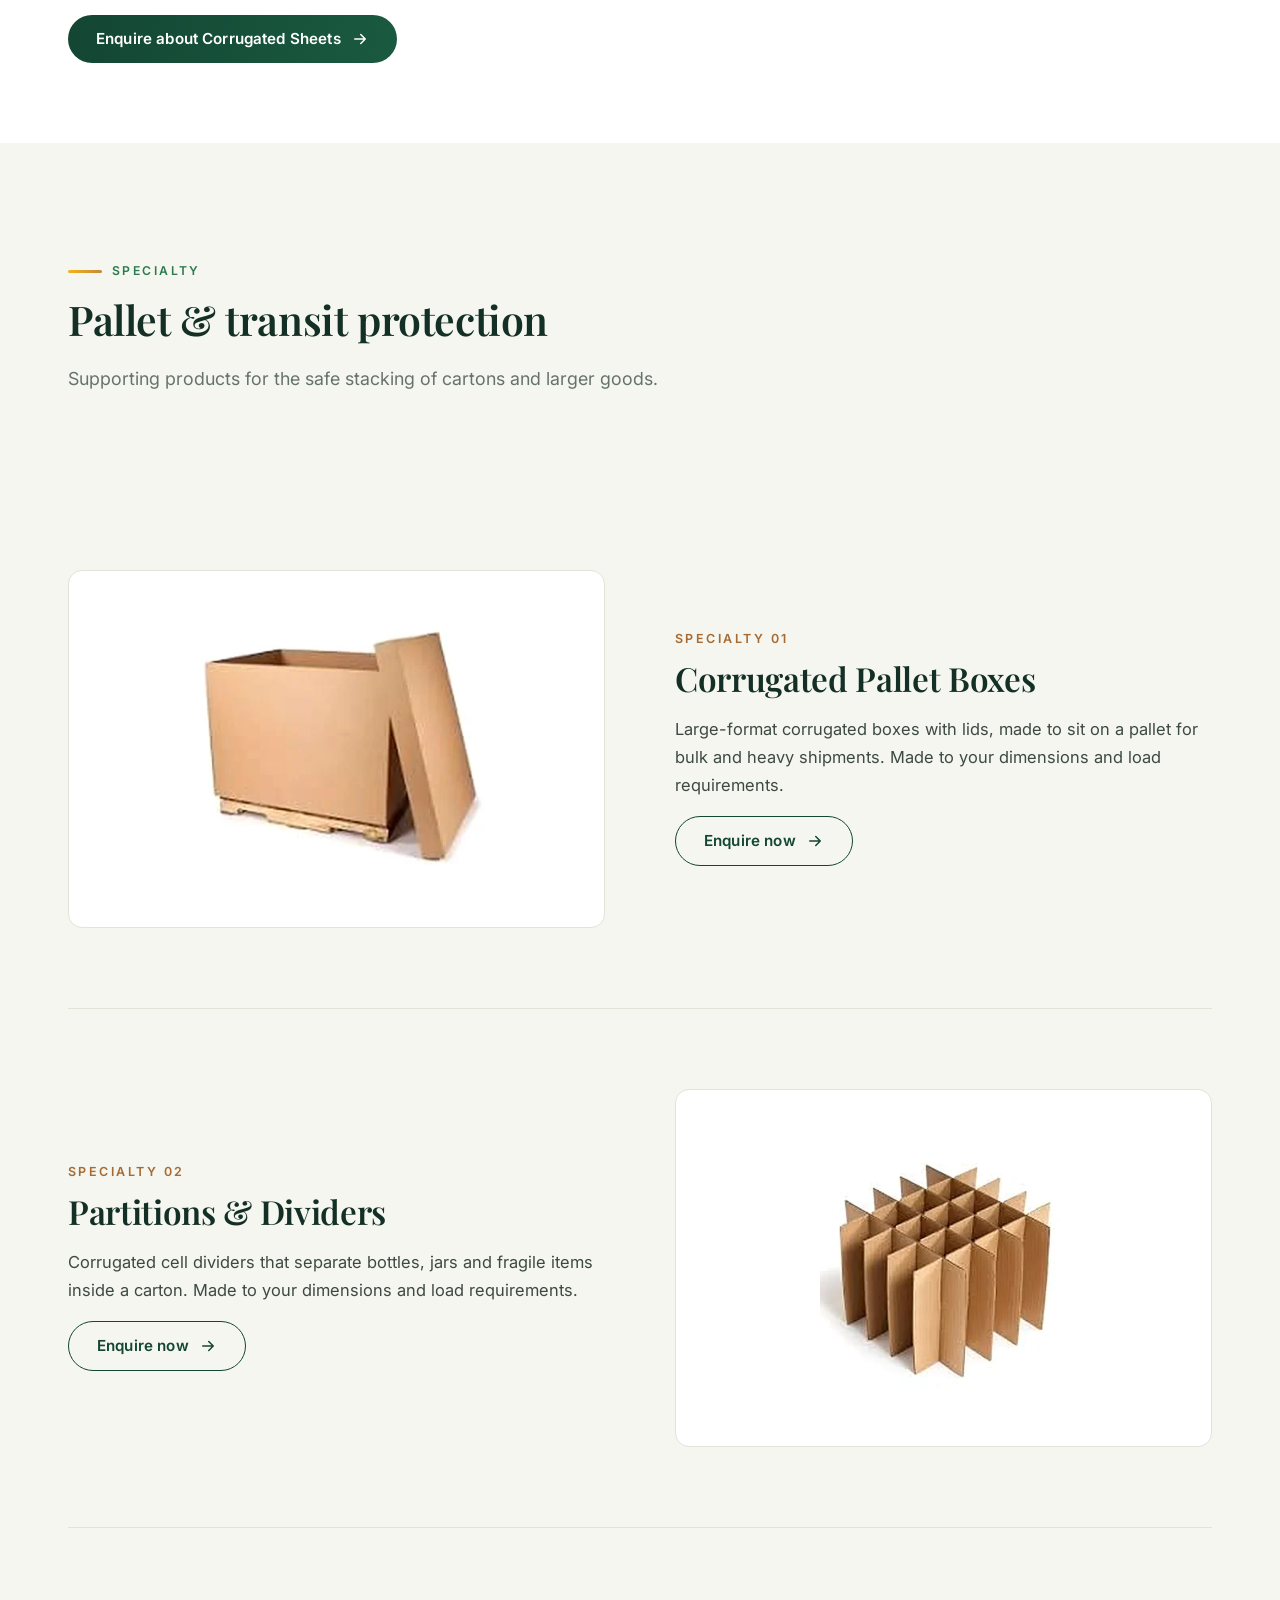
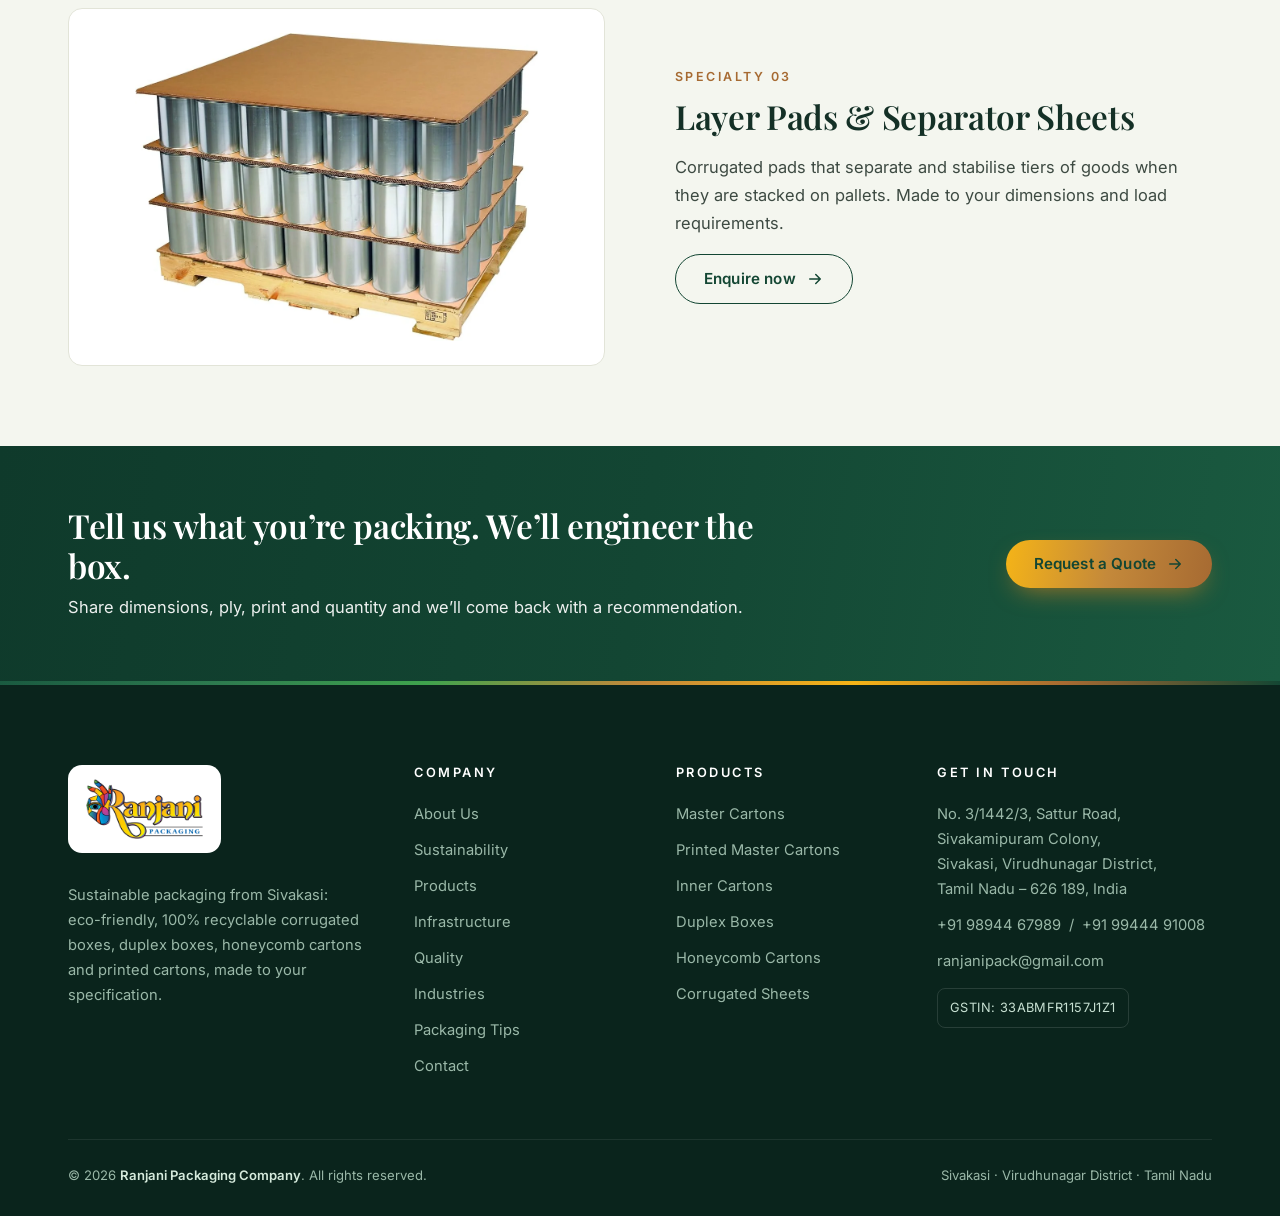
<file: products.html>
<!doctype html>
<html lang="en">
<head>
<meta charset="utf-8">
<meta name="viewport" content="width=device-width, initial-scale=1">
<title>Products | Ranjani Packaging, Sivakasi</title>
<meta name="description" content="Master cartons (3/5/7 ply), printed cartons, inner cartons, duplex boxes, honeycomb cartons and corrugated sheets from Ranjani Packaging, Sivakasi.">
<meta name="theme-color" content="#134633">
<meta property="og:title" content="Products | Ranjani Packaging, Sivakasi">
<meta property="og:description" content="Master cartons (3/5/7 ply), printed cartons, inner cartons, duplex boxes, honeycomb cartons and corrugated sheets from Ranjani Packaging, Sivakasi.">
<meta property="og:image" content="assets/img/ranjani-logo-600.png">
<link rel="icon" href="favicon.ico" sizes="any">
<link rel="icon" type="image/png" sizes="32x32" href="assets/img/favicon-32.png">
<link rel="apple-touch-icon" href="assets/img/apple-touch-icon.png">
<link rel="manifest" href="site.webmanifest">
<link rel="preconnect" href="https://fonts.googleapis.com">
<link rel="preconnect" href="https://fonts.gstatic.com" crossorigin>
<link href="https://fonts.googleapis.com/css2?family=Inter:wght@400;500;600;700&family=Playfair+Display:ital,wght@0,500;0,600;0,700;1,500;1,600&display=swap" rel="stylesheet">
<link rel="stylesheet" href="assets/css/style.css">
</head>
<body>
<div class="topbar"><div class="wrap">
  <div class="tb-group"><a href="tel:+919894467989"><svg viewBox="0 0 24 24" fill="none" stroke="currentColor" stroke-width="1.8" stroke-linecap="round" stroke-linejoin="round" aria-hidden="true"><path d="M22 16.9v3a2 2 0 0 1-2.2 2 19.8 19.8 0 0 1-8.6-3.1 19.5 19.5 0 0 1-6-6A19.8 19.8 0 0 1 2.1 4.2 2 2 0 0 1 4.1 2h3a2 2 0 0 1 2 1.7c.1.9.4 1.8.7 2.7a2 2 0 0 1-.5 2.1L8 9.8a16 16 0 0 0 6 6l1.3-1.3a2 2 0 0 1 2.1-.4c.9.3 1.8.6 2.7.7a2 2 0 0 1 1.7 2z"/></svg>+91 98944 67989</a><a class="tb-hide" href="tel:+919944491008">+91 99444 91008</a><a href="mailto:ranjanipack@gmail.com"><svg viewBox="0 0 24 24" fill="none" stroke="currentColor" stroke-width="1.8" stroke-linecap="round" stroke-linejoin="round" aria-hidden="true"><rect x="2" y="4" width="20" height="16" rx="2"/><path d="m22 6-10 7L2 6"/></svg>ranjanipack@gmail.com</a></div>
  <div class="tb-group"><span><svg viewBox="0 0 24 24" fill="none" stroke="currentColor" stroke-width="1.8" stroke-linecap="round" stroke-linejoin="round" aria-hidden="true"><path d="M21 10c0 7-9 13-9 13S3 17 3 10a9 9 0 0 1 18 0z"/><circle cx="12" cy="10" r="3"/></svg>Sivakasi, Tamil Nadu</span></div>
</div></div>
<header class="header"><div class="wrap">
  <a class="brand" href="index.html" aria-label="Ranjani Packaging home"><img src="assets/img/ranjani-logo-600.png" alt="Ranjani Packaging" width="600" height="308"></a>
  <nav class="nav" aria-label="Main">
    <a href="index.html">Home</a><a href="about.html">About</a><a href="products.html" class="active" aria-current="page">Products</a><a href="infrastructure.html">Infrastructure</a><a href="quality.html">Quality</a><a href="industries.html">Industries</a><a href="tips.html">Tips</a><a href="contact.html">Contact</a>
    <a class="btn btn-gold" href="contact.html">Request a Quote</a>
  </nav>
  <button class="menu-toggle" aria-label="Open menu" aria-expanded="false"><span></span><span></span><span></span></button>
</div></header>
<div class="rainbow" aria-hidden="true"></div>
<main>
<section class="page-hero has-photo">
  <img src="assets/img/ranjani-master-carton.webp" alt="Ranjani printed master carton" decoding="async">
  <div class="wrap">
    <div class="crumbs"><a href="index.html">Home</a> &nbsp;/&nbsp; Products</div>
    <h1>Our Products</h1>
    <p class="lead">Customised, 100% recyclable products for diverse packaging needs: eco-friendly corrugated boxes, duplex boxes, honeycomb cartons and printed cartons.</p>
  </div>
</section>
<nav class="subnav" aria-label="Products"><div class="wrap"><a href="#master-cartons">Master Cartons</a><a href="#printed-master-cartons">Printed Master Cartons</a><a href="#inner-cartons">Inner Cartons</a><a href="#duplex-boxes">Duplex Boxes</a><a href="#honeycomb-cartons">Honeycomb Cartons</a><a href="#corrugated-sheets">Corrugated Sheets</a><a href="#specialty">Specialty</a></div></nav>
<section><div class="wrap"><article class="prow" id="master-cartons">
  <div class="pr-media reveal"><figure><img src="assets/img/ranjani-master-carton.webp" alt="Master Cartons" loading="lazy" decoding="async"></figure><figure><img src="assets/img/ranjani-master-carton-2.webp" alt="Master Cartons" loading="lazy" decoding="async"></figure><figure class="on-white modest"><img src="assets/img/ranjani-plain-carton.webp" alt="Master Cartons" loading="lazy" decoding="async"></figure></div>
  <div class="reveal d1"><span class="pr-index">PRODUCT 01</span><h2>Master Cartons</h2><div class="eco-badges"><span class="eco-badge"><svg viewBox="0 0 24 24" fill="none" stroke="currentColor" stroke-width="1.8" stroke-linecap="round" stroke-linejoin="round" aria-hidden="true"><path d="M11 20A7 7 0 0 1 9.8 6.1C15.5 5 17 4.5 19 2c1 2 2 4.2 2 8 0 5.5-4.8 10-10 10z"/><path d="M2 21c0-3 1.9-5.4 5.1-6"/></svg>100% recyclable</span><span class="eco-badge"><svg viewBox="0 0 24 24" fill="none" stroke="currentColor" stroke-width="1.8" stroke-linecap="round" stroke-linejoin="round" aria-hidden="true"><path d="M11 20A7 7 0 0 1 9.8 6.1C15.5 5 17 4.5 19 2c1 2 2 4.2 2 8 0 5.5-4.8 10-10 10z"/><path d="M2 21c0-3 1.9-5.4 5.1-6"/></svg>Eco-friendly corrugated packaging</span></div><p>Our master cartons are best-in-class corrugated shipping boxes, built for freight consolidation. They let you bundle multiple products into a single, sturdy outer pack that stands up to stacking, handling and long-distance transport.</p><p>Every carton is made to order: we tailor the dimensions, ply and paper quality to the weight, fragility and journey of your product.</p><ul class="specs"><li>Available in 3 ply, 5 ply and 7 ply construction</li><li>Narrow flute, B-flute and jumbo flute options</li><li>Custom dimensions and paper grades to your specification</li><li>100% recyclable corrugated board for freight, export and bulk dispatch</li></ul>
  <a class="btn btn-navy" href="contact.html?product=Master+Cartons">Enquire about Master Cartons <svg viewBox="0 0 24 24" fill="none" stroke="currentColor" stroke-width="2" stroke-linecap="round" stroke-linejoin="round" aria-hidden="true"><path d="M5 12h14M13 6l6 6-6 6"/></svg></a></div>
</article><article class="prow rev" id="printed-master-cartons">
  <div class="pr-media reveal"><figure><img src="assets/img/ranjani-printed-carton-front.webp" alt="Printed Master Cartons" loading="lazy" decoding="async"></figure><figure><img src="assets/img/ranjani-spnka-front-photo.webp" alt="Printed Master Cartons" loading="lazy" decoding="async"></figure><figure><img src="assets/img/p-printed-1.webp" alt="Printed Master Cartons" loading="lazy" decoding="async"></figure></div>
  <div class="reveal d1"><span class="pr-index">PRODUCT 02</span><h2>Printed Master Cartons</h2><div class="eco-badges"><span class="eco-badge"><svg viewBox="0 0 24 24" fill="none" stroke="currentColor" stroke-width="1.8" stroke-linecap="round" stroke-linejoin="round" aria-hidden="true"><path d="M11 20A7 7 0 0 1 9.8 6.1C15.5 5 17 4.5 19 2c1 2 2 4.2 2 8 0 5.5-4.8 10-10 10z"/><path d="M2 21c0-3 1.9-5.4 5.1-6"/></svg>100% recyclable</span><span class="eco-badge"><svg viewBox="0 0 24 24" fill="none" stroke="currentColor" stroke-width="1.8" stroke-linecap="round" stroke-linejoin="round" aria-hidden="true"><path d="M11 20A7 7 0 0 1 9.8 6.1C15.5 5 17 4.5 19 2c1 2 2 4.2 2 8 0 5.5-4.8 10-10 10z"/><path d="M2 21c0-3 1.9-5.4 5.1-6"/></svg>Eco-friendly corrugated packaging</span></div><p>Printed master cartons combine the strength of a corrugated shipper with the presence of branded packaging. We print them in any colour and to your design specifications, turning outer cartons into a moving billboard for your brand.</p><p>Like all our cartons, they are available in a wide range of dimensions and are customised to your exact requirements.</p><a class="first-note" href="about.html#first-product"><img src="assets/img/ranjani-spnka-studio.webp" alt="Spnka printed master carton" loading="lazy"><span><small>Our first product</small><b>Spnka printed master cartons</b>Made for Spnka, the brand of Rajavel Fireworks Factory, Sivakasi.</span></a><ul class="specs"><li>Printed in any colour to your design</li><li>Brand logos, handling marks and product information</li><li>Wide range of sizes, made to order</li><li>Same structural options as our plain master cartons</li></ul>
  <a class="btn btn-navy" href="contact.html?product=Printed+Master+Cartons">Enquire about Printed Master Cartons <svg viewBox="0 0 24 24" fill="none" stroke="currentColor" stroke-width="2" stroke-linecap="round" stroke-linejoin="round" aria-hidden="true"><path d="M5 12h14M13 6l6 6-6 6"/></svg></a></div>
</article><article class="prow" id="inner-cartons">
  <div class="pr-media reveal"><figure class="on-white"><img src="assets/img/ranjani-biscuit-carton.webp" alt="Inner Cartons" loading="lazy" decoding="async"></figure><figure><img src="assets/img/stock-open-carton.webp" alt="Inner Cartons" loading="lazy" decoding="async"></figure><figure><img src="assets/img/stock-mailer-carton.webp" alt="Inner Cartons" loading="lazy" decoding="async"></figure></div>
  <div class="reveal d1"><span class="pr-index">PRODUCT 03</span><h2>Inner Cartons</h2><div class="eco-badges"><span class="eco-badge"><svg viewBox="0 0 24 24" fill="none" stroke="currentColor" stroke-width="1.8" stroke-linecap="round" stroke-linejoin="round" aria-hidden="true"><path d="M11 20A7 7 0 0 1 9.8 6.1C15.5 5 17 4.5 19 2c1 2 2 4.2 2 8 0 5.5-4.8 10-10 10z"/><path d="M2 21c0-3 1.9-5.4 5.1-6"/></svg>100% recyclable</span><span class="eco-badge"><svg viewBox="0 0 24 24" fill="none" stroke="currentColor" stroke-width="1.8" stroke-linecap="round" stroke-linejoin="round" aria-hidden="true"><path d="M11 20A7 7 0 0 1 9.8 6.1C15.5 5 17 4.5 19 2c1 2 2 4.2 2 8 0 5.5-4.8 10-10 10z"/><path d="M2 21c0-3 1.9-5.4 5.1-6"/></svg>Eco-friendly corrugated packaging</span></div><p>The inner carton is the box each individual item is packed in, while the master carton holds all of the inner cartons together. Well-made inner cartons protect each unit, simplify counting and make shipping and moving easier.</p><p>We craft inner cartons in any colour and design, for both household and industrial products.</p><ul class="specs"><li>Individual unit packaging that nests inside master cartons</li><li>Any colour and design specification</li><li>Suited to household and industrial products</li><li>Makes storage, counting and dispatch simpler</li></ul>
  <a class="btn btn-navy" href="contact.html?product=Inner+Cartons">Enquire about Inner Cartons <svg viewBox="0 0 24 24" fill="none" stroke="currentColor" stroke-width="2" stroke-linecap="round" stroke-linejoin="round" aria-hidden="true"><path d="M5 12h14M13 6l6 6-6 6"/></svg></a></div>
</article><article class="prow rev" id="duplex-boxes">
  <div class="pr-media reveal"><figure><img src="assets/img/p-duplex-1.webp" alt="Duplex Boxes" loading="lazy" decoding="async"></figure><figure><img src="assets/img/stock-diecut-blank.webp" alt="Duplex Boxes" loading="lazy" decoding="async"></figure><figure><img src="assets/img/p-duplex-2.webp" alt="Duplex Boxes" loading="lazy" decoding="async"></figure></div>
  <div class="reveal d1"><span class="pr-index">PRODUCT 04</span><h2>Duplex Boxes</h2><div class="eco-badges"><span class="eco-badge"><svg viewBox="0 0 24 24" fill="none" stroke="currentColor" stroke-width="1.8" stroke-linecap="round" stroke-linejoin="round" aria-hidden="true"><path d="M11 20A7 7 0 0 1 9.8 6.1C15.5 5 17 4.5 19 2c1 2 2 4.2 2 8 0 5.5-4.8 10-10 10z"/><path d="M2 21c0-3 1.9-5.4 5.1-6"/></svg>100% recyclable</span><span class="eco-badge"><svg viewBox="0 0 24 24" fill="none" stroke="currentColor" stroke-width="1.8" stroke-linecap="round" stroke-linejoin="round" aria-hidden="true"><path d="M11 20A7 7 0 0 1 9.8 6.1C15.5 5 17 4.5 19 2c1 2 2 4.2 2 8 0 5.5-4.8 10-10 10z"/><path d="M2 21c0-3 1.9-5.4 5.1-6"/></svg>Plastic-free alternative</span></div><p>Duplex boxes are available in a variety of designs, sizes, colours and finishes. They are easy to fold and store, yet durable and reliable in use.</p><p>Their smooth, printable surface makes them a natural choice for consumer and commercial packaging, from bottles to bakery products.</p><ul class="specs"><li>Multiple designs, sizes, colours and finishes</li><li>Easy to fold and store flat</li><li>Durable and dependable in use</li><li>Popular for bottles, bakery and retail products</li></ul>
  <a class="btn btn-navy" href="contact.html?product=Duplex+Boxes">Enquire about Duplex Boxes <svg viewBox="0 0 24 24" fill="none" stroke="currentColor" stroke-width="2" stroke-linecap="round" stroke-linejoin="round" aria-hidden="true"><path d="M5 12h14M13 6l6 6-6 6"/></svg></a></div>
</article><article class="prow" id="honeycomb-cartons">
  <div class="pr-media reveal"><figure><img src="assets/img/p-honeycomb-1.webp" alt="Honeycomb Cartons" loading="lazy" decoding="async"></figure><figure><img src="assets/img/p-honeycomb-2.webp" alt="Honeycomb Cartons" loading="lazy" decoding="async"></figure><figure><img src="assets/img/p-honeycomb-3.webp" alt="Honeycomb Cartons" loading="lazy" decoding="async"></figure></div>
  <div class="reveal d1"><span class="pr-index">PRODUCT 05</span><h2>Honeycomb Cartons</h2><div class="eco-badges"><span class="eco-badge"><svg viewBox="0 0 24 24" fill="none" stroke="currentColor" stroke-width="1.8" stroke-linecap="round" stroke-linejoin="round" aria-hidden="true"><path d="M11 20A7 7 0 0 1 9.8 6.1C15.5 5 17 4.5 19 2c1 2 2 4.2 2 8 0 5.5-4.8 10-10 10z"/><path d="M2 21c0-3 1.9-5.4 5.1-6"/></svg>100% recyclable</span><span class="eco-badge"><svg viewBox="0 0 24 24" fill="none" stroke="currentColor" stroke-width="1.8" stroke-linecap="round" stroke-linejoin="round" aria-hidden="true"><path d="M11 20A7 7 0 0 1 9.8 6.1C15.5 5 17 4.5 19 2c1 2 2 4.2 2 8 0 5.5-4.8 10-10 10z"/><path d="M2 21c0-3 1.9-5.4 5.1-6"/></svg>Eco-friendly corrugated packaging</span></div><p>Honeycomb cartons are sturdy boxes made from interconnected paper cells. This structure gives them very high compression strength, making them ideal for demanding industrial use.</p><p>Made with high-quality honeycomb panels, they are heavy-duty yet lightweight, precise and of industrial-grade quality.</p><ul class="specs"><li>Interlocking cell structure for high pressure strength</li><li>Heavy-duty performance at a low weight</li><li>Precision-made from quality honeycomb panels</li><li>Ideal for industrial and heavy goods</li></ul>
  <a class="btn btn-navy" href="contact.html?product=Honeycomb+Cartons">Enquire about Honeycomb Cartons <svg viewBox="0 0 24 24" fill="none" stroke="currentColor" stroke-width="2" stroke-linecap="round" stroke-linejoin="round" aria-hidden="true"><path d="M5 12h14M13 6l6 6-6 6"/></svg></a></div>
</article><article class="prow rev" id="corrugated-sheets">
  <div class="pr-media reveal"><figure><img src="assets/img/stock-board-stack.webp" alt="Corrugated Sheets" loading="lazy" decoding="async"></figure><figure><img src="assets/img/stock-flute-closeup.webp" alt="Corrugated Sheets" loading="lazy" decoding="async"></figure><figure><img src="assets/img/stock-sheet-stack.webp" alt="Corrugated Sheets" loading="lazy" decoding="async"></figure></div>
  <div class="reveal d1"><span class="pr-index">PRODUCT 06</span><h2>Corrugated Sheets</h2><div class="eco-badges"><span class="eco-badge"><svg viewBox="0 0 24 24" fill="none" stroke="currentColor" stroke-width="1.8" stroke-linecap="round" stroke-linejoin="round" aria-hidden="true"><path d="M11 20A7 7 0 0 1 9.8 6.1C15.5 5 17 4.5 19 2c1 2 2 4.2 2 8 0 5.5-4.8 10-10 10z"/><path d="M2 21c0-3 1.9-5.4 5.1-6"/></svg>Biodegradable kraft paper</span><span class="eco-badge"><svg viewBox="0 0 24 24" fill="none" stroke="currentColor" stroke-width="1.8" stroke-linecap="round" stroke-linejoin="round" aria-hidden="true"><path d="M11 20A7 7 0 0 1 9.8 6.1C15.5 5 17 4.5 19 2c1 2 2 4.2 2 8 0 5.5-4.8 10-10 10z"/><path d="M2 21c0-3 1.9-5.4 5.1-6"/></svg>Plastic-free alternative</span><span class="eco-badge"><svg viewBox="0 0 24 24" fill="none" stroke="currentColor" stroke-width="1.8" stroke-linecap="round" stroke-linejoin="round" aria-hidden="true"><path d="M11 20A7 7 0 0 1 9.8 6.1C15.5 5 17 4.5 19 2c1 2 2 4.2 2 8 0 5.5-4.8 10-10 10z"/><path d="M2 21c0-3 1.9-5.4 5.1-6"/></svg>100% recyclable</span></div><p>Corrugated paper sheets are used by packers and movers to wrap all kinds of products. The fluted texture absorbs knocks and protects surfaces from wear and tear during handling and transport.</p><p>They are a simple, economical way to add protection around furniture, equipment, glassware and more.</p><ul class="specs"><li>Fluted texture absorbs impact</li><li>Protects surfaces from scratches, wear and tear</li><li>Corrugated rolls and sheets in biodegradable kraft paper</li><li>A recyclable, plastic-free wrapping material</li></ul>
  <a class="btn btn-navy" href="contact.html?product=Corrugated+Sheets">Enquire about Corrugated Sheets <svg viewBox="0 0 24 24" fill="none" stroke="currentColor" stroke-width="2" stroke-linecap="round" stroke-linejoin="round" aria-hidden="true"><path d="M5 12h14M13 6l6 6-6 6"/></svg></a></div>
</article></div></section>
<section class="section tint" id="specialty" style="padding-bottom:40px"><div class="wrap">
  <div class="section-head"><span class="eyebrow">Specialty</span><h2>Pallet &amp; transit protection</h2><p class="lead">Supporting products for the safe stacking of cartons and larger goods.</p></div>
</div></section>
<section class="tint"><div class="wrap"><article class="prow" id="pallet-boxes">
  <div class="pr-media single reveal"><figure><img src="assets/img/pallet-box.webp" alt="Corrugated Pallet Boxes" loading="lazy" decoding="async"></figure></div>
  <div class="reveal d1"><span class="pr-index">SPECIALTY 01</span><h2>Corrugated Pallet Boxes</h2><p>Large-format corrugated boxes with lids, made to sit on a pallet for bulk and heavy shipments. Made to your dimensions and load requirements.</p>
  <a class="btn btn-outline" href="contact.html?product=Corrugated+Pallet+Boxes">Enquire now <svg viewBox="0 0 24 24" fill="none" stroke="currentColor" stroke-width="2" stroke-linecap="round" stroke-linejoin="round" aria-hidden="true"><path d="M5 12h14M13 6l6 6-6 6"/></svg></a></div>
</article><article class="prow rev" id="partitions">
  <div class="pr-media single reveal"><figure><img src="assets/img/partitions.webp" alt="Partitions &amp; Dividers" loading="lazy" decoding="async"></figure></div>
  <div class="reveal d1"><span class="pr-index">SPECIALTY 02</span><h2>Partitions &amp; Dividers</h2><p>Corrugated cell dividers that separate bottles, jars and fragile items inside a carton. Made to your dimensions and load requirements.</p>
  <a class="btn btn-outline" href="contact.html?product=Partitions+%26+Dividers">Enquire now <svg viewBox="0 0 24 24" fill="none" stroke="currentColor" stroke-width="2" stroke-linecap="round" stroke-linejoin="round" aria-hidden="true"><path d="M5 12h14M13 6l6 6-6 6"/></svg></a></div>
</article><article class="prow" id="layer-pads">
  <div class="pr-media single reveal"><figure><img src="assets/img/layer-pads.webp" alt="Layer Pads &amp; Separator Sheets" loading="lazy" decoding="async"></figure></div>
  <div class="reveal d1"><span class="pr-index">SPECIALTY 03</span><h2>Layer Pads &amp; Separator Sheets</h2><p>Corrugated pads that separate and stabilise tiers of goods when they are stacked on pallets. Made to your dimensions and load requirements.</p>
  <a class="btn btn-outline" href="contact.html?product=Layer+Pads+%26+Separator+Sheets">Enquire now <svg viewBox="0 0 24 24" fill="none" stroke="currentColor" stroke-width="2" stroke-linecap="round" stroke-linejoin="round" aria-hidden="true"><path d="M5 12h14M13 6l6 6-6 6"/></svg></a></div>
</article></div></section>
<section class="cta-band"><div class="wrap">
  <div><h2>Tell us what you’re packing. We’ll engineer the box.</h2><p>Share dimensions, ply, print and quantity and we’ll come back with a recommendation.</p></div>
  <a class="btn btn-gold" href="contact.html">Request a Quote <svg viewBox="0 0 24 24" fill="none" stroke="currentColor" stroke-width="2" stroke-linecap="round" stroke-linejoin="round" aria-hidden="true"><path d="M5 12h14M13 6l6 6-6 6"/></svg></a>
</div></section>
</main>
<footer class="footer"><div class="wrap">
  <div class="fgrid4">
    <div>
      <a class="flogo" href="index.html"><img src="assets/img/ranjani-logo-600.png" alt="Ranjani Packaging" loading="lazy"></a>
      <p>Sustainable packaging from Sivakasi: eco-friendly, 100% recyclable corrugated boxes, duplex boxes, honeycomb cartons and printed cartons, made to your specification.</p>
    </div>
    <div><h4>Company</h4><ul>
      <li><a href="about.html">About Us</a></li>
      <li><a href="about.html#eco-promise">Sustainability</a></li>
      <li><a href="products.html">Products</a></li>
      <li><a href="infrastructure.html">Infrastructure</a></li>
      <li><a href="quality.html">Quality</a></li>
      <li><a href="industries.html">Industries</a></li>
      <li><a href="tips.html">Packaging Tips</a></li>
      <li><a href="contact.html">Contact</a></li></ul></div>
    <div><h4>Products</h4><ul><li><a href="products.html#master-cartons">Master Cartons</a></li><li><a href="products.html#printed-master-cartons">Printed Master Cartons</a></li><li><a href="products.html#inner-cartons">Inner Cartons</a></li><li><a href="products.html#duplex-boxes">Duplex Boxes</a></li><li><a href="products.html#honeycomb-cartons">Honeycomb Cartons</a></li><li><a href="products.html#corrugated-sheets">Corrugated Sheets</a></li></ul></div>
    <div><h4>Get in Touch</h4><ul>
      <li>No. 3/1442/3, Sattur Road, Sivakamipuram Colony,<br>Sivakasi, Virudhunagar District,<br>Tamil Nadu – 626 189, India</li>
      <li><a href="tel:+919894467989">+91 98944 67989</a> &nbsp;/&nbsp; <a href="tel:+919944491008">+91 99444 91008</a></li>
      <li><a href="mailto:ranjanipack@gmail.com">ranjanipack@gmail.com</a></li></ul>
      <span class="gst">GSTIN: 33ABMFR1157J1Z1</span>
    </div>
  </div>
  <div class="legal"><span>© <span id="year">2026</span> <b>Ranjani Packaging Company</b>. All rights reserved.</span><span>Sivakasi · Virudhunagar District · Tamil Nadu</span></div>
</div></footer>
<a class="fab-wa" href="https://wa.me/919894467989?text=Hello%20Ranjani%20Packaging%2C%20I%20would%20like%20a%20quote." target="_blank" rel="noopener" aria-label="Chat on WhatsApp"><svg viewBox="0 0 32 32" aria-hidden="true"><path fill="currentColor" d="M16 3a13 13 0 0 0-11.2 19.6L3 29l6.6-1.7A13 13 0 1 0 16 3zm0 23.7c-2 0-4-.5-5.7-1.6l-.4-.2-3.9 1 1-3.8-.3-.4A10.7 10.7 0 1 1 16 26.7zm5.9-8c-.3-.2-1.9-1-2.2-1s-.5-.2-.7.2-.8 1-1 1.2-.4.2-.7 0a8.8 8.8 0 0 1-4.4-3.8c-.3-.6.3-.5 1-1.7.1-.2 0-.4 0-.6l-1-2.4c-.3-.6-.5-.5-.7-.5h-.6a1.2 1.2 0 0 0-.9.4 3.7 3.7 0 0 0-1.1 2.7 6.4 6.4 0 0 0 1.3 3.4 14.7 14.7 0 0 0 5.7 5c2.1.9 2.9 1 4 .8.6-.1 1.9-.8 2.2-1.5s.3-1.4.2-1.5-.3-.2-.6-.4z"/></svg><span>WhatsApp us</span></a>
<button class="fab-top" aria-label="Back to top"><svg viewBox="0 0 24 24" fill="none" stroke="currentColor" stroke-width="2.4" stroke-linecap="round" stroke-linejoin="round" aria-hidden="true"><path d="M12 19V5M5 12l7-7 7 7"/></svg></button>
<script src="assets/js/main.js" defer></script>
</body>
</html>
</file>
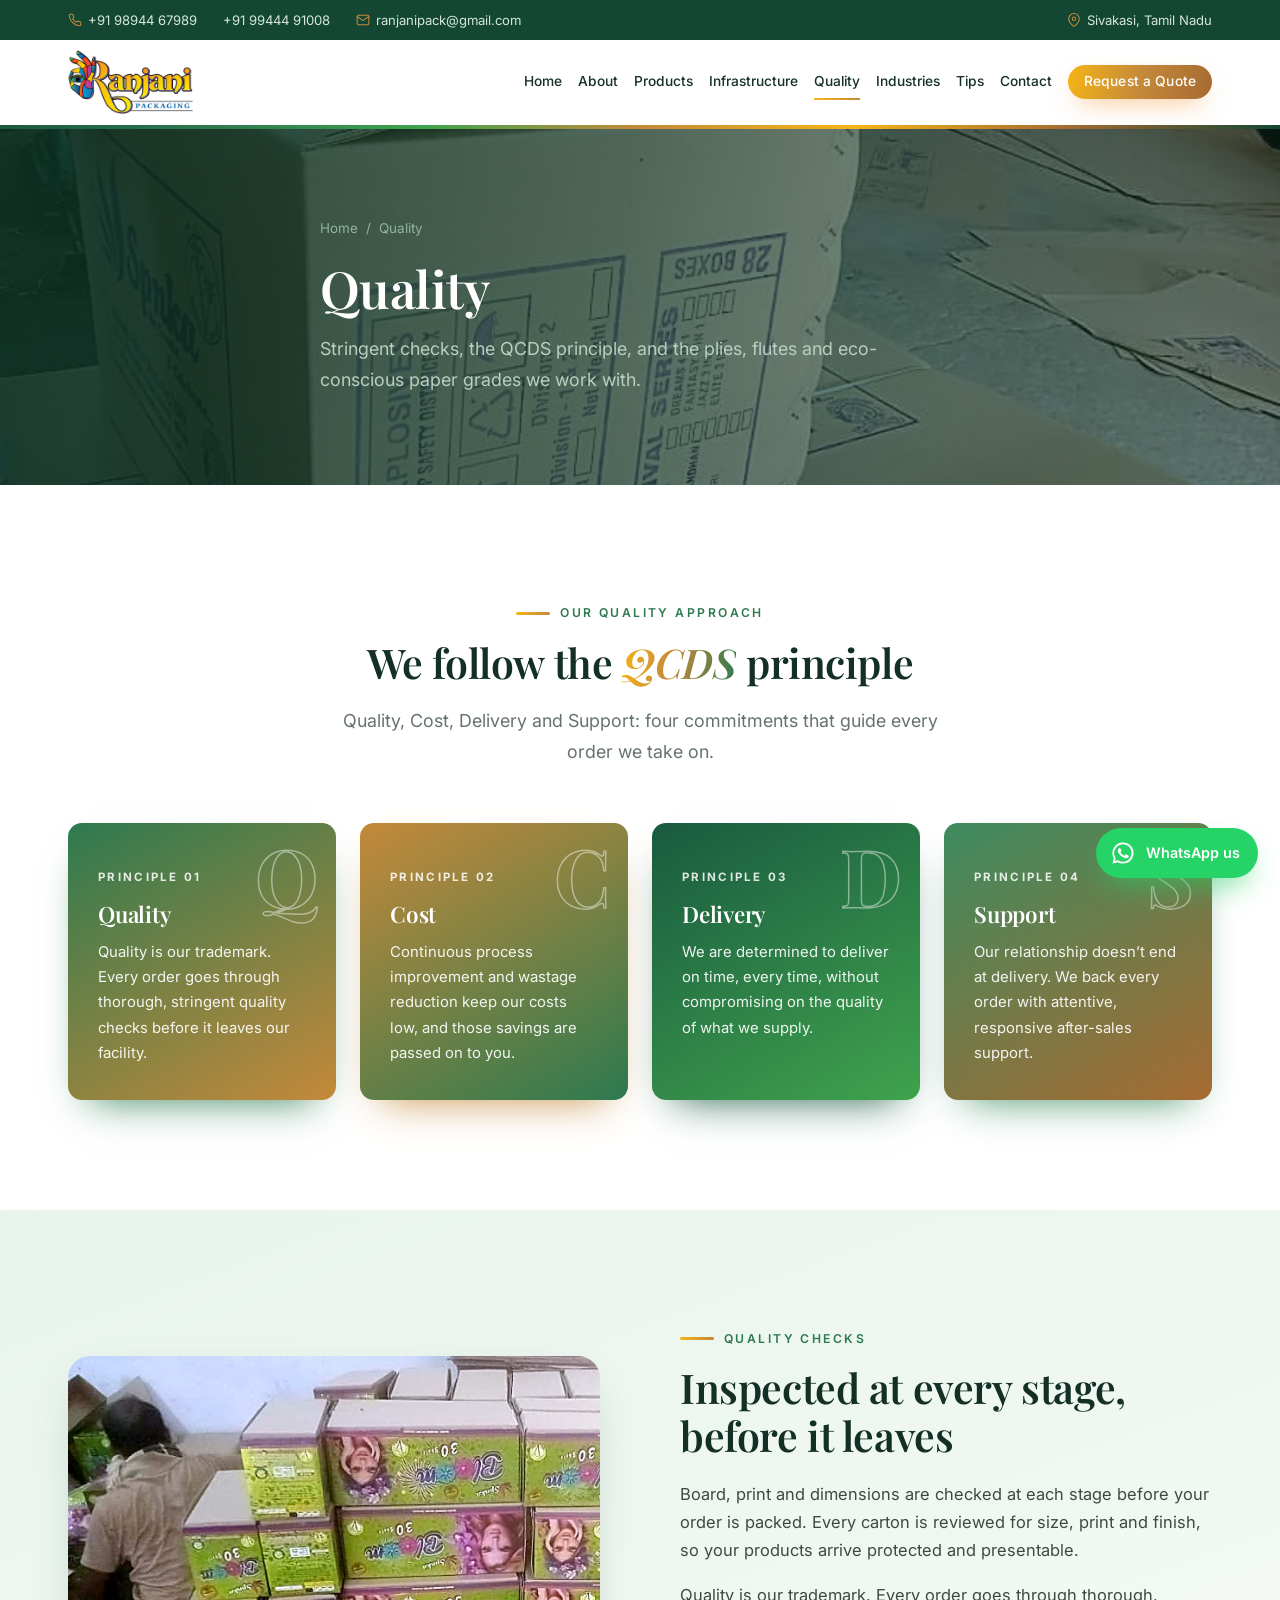
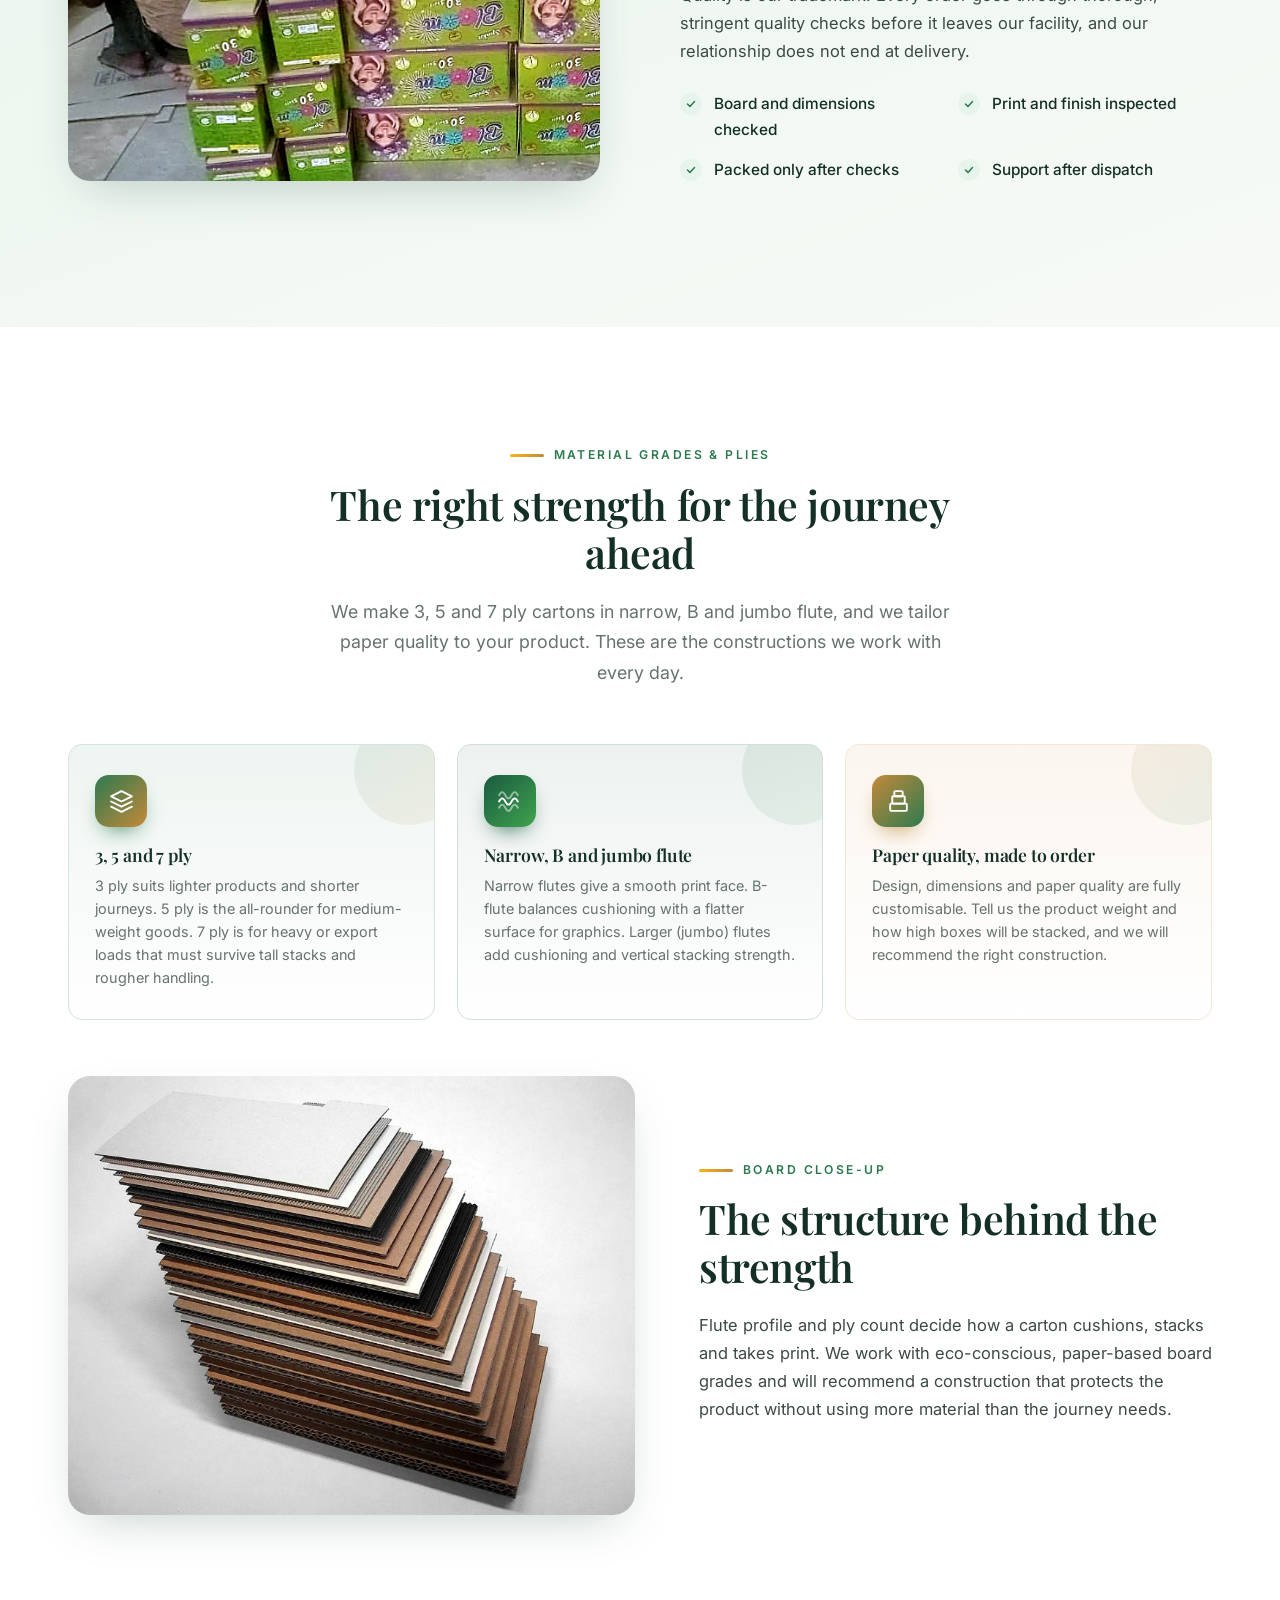
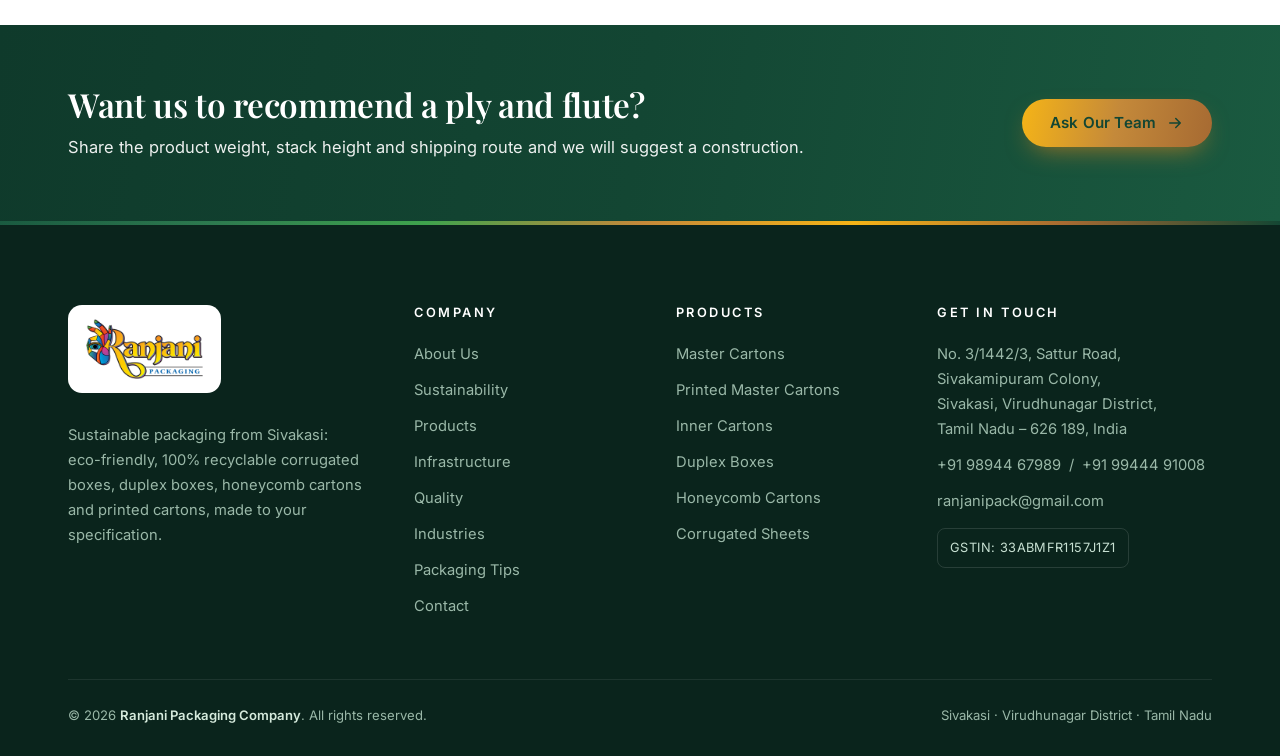
<file: quality.html>
<!doctype html>
<html lang="en">
<head>
<meta charset="utf-8">
<meta name="viewport" content="width=device-width, initial-scale=1">
<title>Quality | Ranjani Packaging, Sivakasi</title>
<meta name="description" content="Quality at Ranjani Packaging: QCDS principles, inspection at every stage, and 3, 5 and 7 ply cartons in narrow, B and jumbo flute.">
<meta name="theme-color" content="#134633">
<meta property="og:title" content="Quality | Ranjani Packaging, Sivakasi">
<meta property="og:description" content="Quality at Ranjani Packaging: QCDS principles, inspection at every stage, and 3, 5 and 7 ply cartons in narrow, B and jumbo flute.">
<meta property="og:image" content="assets/img/ranjani-logo-600.png">
<link rel="icon" href="favicon.ico" sizes="any">
<link rel="icon" type="image/png" sizes="32x32" href="assets/img/favicon-32.png">
<link rel="apple-touch-icon" href="assets/img/apple-touch-icon.png">
<link rel="manifest" href="site.webmanifest">
<link rel="preconnect" href="https://fonts.googleapis.com">
<link rel="preconnect" href="https://fonts.gstatic.com" crossorigin>
<link href="https://fonts.googleapis.com/css2?family=Inter:wght@400;500;600;700&family=Playfair+Display:ital,wght@0,500;0,600;0,700;1,500;1,600&display=swap" rel="stylesheet">
<link rel="stylesheet" href="assets/css/style.css">
</head>
<body>
<div class="topbar"><div class="wrap">
  <div class="tb-group"><a href="tel:+919894467989"><svg viewBox="0 0 24 24" fill="none" stroke="currentColor" stroke-width="1.8" stroke-linecap="round" stroke-linejoin="round" aria-hidden="true"><path d="M22 16.9v3a2 2 0 0 1-2.2 2 19.8 19.8 0 0 1-8.6-3.1 19.5 19.5 0 0 1-6-6A19.8 19.8 0 0 1 2.1 4.2 2 2 0 0 1 4.1 2h3a2 2 0 0 1 2 1.7c.1.9.4 1.8.7 2.7a2 2 0 0 1-.5 2.1L8 9.8a16 16 0 0 0 6 6l1.3-1.3a2 2 0 0 1 2.1-.4c.9.3 1.8.6 2.7.7a2 2 0 0 1 1.7 2z"/></svg>+91 98944 67989</a><a class="tb-hide" href="tel:+919944491008">+91 99444 91008</a><a href="mailto:ranjanipack@gmail.com"><svg viewBox="0 0 24 24" fill="none" stroke="currentColor" stroke-width="1.8" stroke-linecap="round" stroke-linejoin="round" aria-hidden="true"><rect x="2" y="4" width="20" height="16" rx="2"/><path d="m22 6-10 7L2 6"/></svg>ranjanipack@gmail.com</a></div>
  <div class="tb-group"><span><svg viewBox="0 0 24 24" fill="none" stroke="currentColor" stroke-width="1.8" stroke-linecap="round" stroke-linejoin="round" aria-hidden="true"><path d="M21 10c0 7-9 13-9 13S3 17 3 10a9 9 0 0 1 18 0z"/><circle cx="12" cy="10" r="3"/></svg>Sivakasi, Tamil Nadu</span></div>
</div></div>
<header class="header"><div class="wrap">
  <a class="brand" href="index.html" aria-label="Ranjani Packaging home"><img src="assets/img/ranjani-logo-600.png" alt="Ranjani Packaging" width="600" height="308"></a>
  <nav class="nav" aria-label="Main">
    <a href="index.html">Home</a><a href="about.html">About</a><a href="products.html">Products</a><a href="infrastructure.html">Infrastructure</a><a href="quality.html" class="active" aria-current="page">Quality</a><a href="industries.html">Industries</a><a href="tips.html">Tips</a><a href="contact.html">Contact</a>
    <a class="btn btn-gold" href="contact.html">Request a Quote</a>
  </nav>
  <button class="menu-toggle" aria-label="Open menu" aria-expanded="false"><span></span><span></span><span></span></button>
</div></header>
<div class="rainbow" aria-hidden="true"></div>
<main>
<section class="page-hero has-photo">
  <img src="assets/img/ranjani-spnka-side.webp" alt="Quality check on a printed master carton at the Ranjani unit" decoding="async">
  <div class="wrap">
    <div class="crumbs"><a href="index.html">Home</a> &nbsp;/&nbsp; Quality</div>
    <h1>Quality</h1>
    <p class="lead">Stringent checks, the QCDS principle, and the plies, flutes and eco-conscious paper grades we work with.</p>
  </div>
</section>
<section class="section bg-white" id="approach"><div class="wrap">
  <div class="section-head center">
    <span class="eyebrow reveal">Our Quality Approach</span>
    <h2 class="reveal d1">We follow the <span class="gold-text">QCDS</span> principle</h2>
    <p class="lead reveal d2">Quality, Cost, Delivery and Support: four commitments that guide every order we take on.</p>
  </div>
  <div class="qcds"><div class="q reveal d0" style="--c:#2d7a4f;--c2:#c4893a"><span class="big">Q</span><small>Principle 01</small><h3>Quality</h3><p>Quality is our trademark. Every order goes through thorough, stringent quality checks before it leaves our facility.</p></div><div class="q reveal d1" style="--c:#c4893a;--c2:#2d7a4f"><span class="big">C</span><small>Principle 02</small><h3>Cost</h3><p>Continuous process improvement and wastage reduction keep our costs low, and those savings are passed on to you.</p></div><div class="q reveal d2" style="--c:#1a5a40;--c2:#3fa34d"><span class="big">D</span><small>Principle 03</small><h3>Delivery</h3><p>We are determined to deliver on time, every time, without compromising on the quality of what we supply.</p></div><div class="q reveal d3" style="--c:#3d8b5f;--c2:#a66a32"><span class="big">S</span><small>Principle 04</small><h3>Support</h3><p>Our relationship doesn’t end at delivery. We back every order with attentive, responsive after-sales support.</p></div></div>
</div></section>

<section class="section bg-mint" id="checks"><div class="wrap about-grid">
  <div class="about-media reveal">
    <div class="frame"><img src="assets/img/ranjani-packing-floor.webp" alt="Packing and finishing at the Ranjani Packaging unit" loading="lazy" decoding="async"></div>
  </div>
  <div>
    <span class="eyebrow reveal">Quality Checks</span>
    <h2 class="reveal d1">Inspected at every stage, before it leaves</h2>
    <p class="reveal d1">Board, print and dimensions are checked at each stage before your order is packed. Every carton is reviewed for size, print and finish, so your products arrive protected and presentable.</p>
    <p class="reveal d2">Quality is our trademark. Every order goes through thorough, stringent quality checks before it leaves our facility, and our relationship does not end at delivery.</p>
    <ul class="checklist reveal d2">
      <li>Board and dimensions checked</li><li>Print and finish inspected</li>
      <li>Packed only after checks</li><li>Support after dispatch</li>
    </ul>
  </div>
</div></section>

<section class="section bg-white" id="grades"><div class="wrap">
  <div class="section-head center">
    <span class="eyebrow reveal">Material Grades &amp; Plies</span>
    <h2 class="reveal d1">The right strength for the journey ahead</h2>
    <p class="lead reveal d2">We make 3, 5 and 7 ply cartons in narrow, B and jumbo flute, and we tailor paper quality to your product. These are the constructions we work with every day.</p>
  </div>
  <div class="feat-grid grades-grid"><article class="feat reveal d0" style="--c:#2d7a4f;--c2:#c4893a"><div class="ic"><svg viewBox="0 0 24 24" fill="none" stroke="currentColor" stroke-width="1.8" stroke-linecap="round" stroke-linejoin="round" aria-hidden="true"><path d="m12 2 10 5-10 5L2 7z"/><path d="m2 17 10 5 10-5M2 12l10 5 10-5"/></svg></div><h3>3, 5 and 7 ply</h3><p>3 ply suits lighter products and shorter journeys. 5 ply is the all-rounder for medium-weight goods. 7 ply is for heavy or export loads that must survive tall stacks and rougher handling.</p></article><article class="feat reveal d1" style="--c:#1a5a40;--c2:#3fa34d"><div class="ic"><svg viewBox="0 0 24 24" fill="none" stroke="currentColor" stroke-width="1.8" stroke-linecap="round" stroke-linejoin="round" aria-hidden="true"><path d="M2 12c2-4 4-4 6 0s4 4 6 0 4-4 6 0"/><path d="M2 18c2-4 4-4 6 0s4 4 6 0 4-4 6 0" opacity=".5"/><path d="M2 6c2-4 4-4 6 0s4 4 6 0 4-4 6 0" opacity=".5"/></svg></div><h3>Narrow, B and jumbo flute</h3><p>Narrow flutes give a smooth print face. B-flute balances cushioning with a flatter surface for graphics. Larger (jumbo) flutes add cushioning and vertical stacking strength.</p></article><article class="feat reveal d2" style="--c:#c4893a;--c2:#2d7a4f"><div class="ic"><svg viewBox="0 0 24 24" fill="none" stroke="currentColor" stroke-width="1.8" stroke-linecap="round" stroke-linejoin="round" aria-hidden="true"><rect x="4" y="14" width="16" height="7" rx="1"/><rect x="6" y="7" width="12" height="7" rx="1"/><rect x="8" y="2" width="8" height="5" rx="1"/></svg></div><h3>Paper quality, made to order</h3><p>Design, dimensions and paper quality are fully customisable. Tell us the product weight and how high boxes will be stacked, and we will recommend the right construction.</p></article></div>
  <div class="eco-grid" style="margin-top:56px">
    <div class="eco-media reveal"><div class="frame"><img src="assets/img/stock-flute-grades.webp" alt="Corrugated flute grades" loading="lazy" decoding="async"></div></div>
    <div class="reveal d1">
      <span class="eyebrow">Board close-up</span>
      <h2>The structure behind the strength</h2>
      <p>Flute profile and ply count decide how a carton cushions, stacks and takes print. We work with eco-conscious, paper-based board grades and will recommend a construction that protects the product without using more material than the journey needs.</p>
    </div>
  </div>
</div></section>
<section class="cta-band"><div class="wrap">
  <div><h2>Want us to recommend a ply and flute?</h2><p>Share the product weight, stack height and shipping route and we will suggest a construction.</p></div>
  <a class="btn btn-gold" href="contact.html">Ask Our Team <svg viewBox="0 0 24 24" fill="none" stroke="currentColor" stroke-width="2" stroke-linecap="round" stroke-linejoin="round" aria-hidden="true"><path d="M5 12h14M13 6l6 6-6 6"/></svg></a>
</div></section>
</main>
<footer class="footer"><div class="wrap">
  <div class="fgrid4">
    <div>
      <a class="flogo" href="index.html"><img src="assets/img/ranjani-logo-600.png" alt="Ranjani Packaging" loading="lazy"></a>
      <p>Sustainable packaging from Sivakasi: eco-friendly, 100% recyclable corrugated boxes, duplex boxes, honeycomb cartons and printed cartons, made to your specification.</p>
    </div>
    <div><h4>Company</h4><ul>
      <li><a href="about.html">About Us</a></li>
      <li><a href="about.html#eco-promise">Sustainability</a></li>
      <li><a href="products.html">Products</a></li>
      <li><a href="infrastructure.html">Infrastructure</a></li>
      <li><a href="quality.html">Quality</a></li>
      <li><a href="industries.html">Industries</a></li>
      <li><a href="tips.html">Packaging Tips</a></li>
      <li><a href="contact.html">Contact</a></li></ul></div>
    <div><h4>Products</h4><ul><li><a href="products.html#master-cartons">Master Cartons</a></li><li><a href="products.html#printed-master-cartons">Printed Master Cartons</a></li><li><a href="products.html#inner-cartons">Inner Cartons</a></li><li><a href="products.html#duplex-boxes">Duplex Boxes</a></li><li><a href="products.html#honeycomb-cartons">Honeycomb Cartons</a></li><li><a href="products.html#corrugated-sheets">Corrugated Sheets</a></li></ul></div>
    <div><h4>Get in Touch</h4><ul>
      <li>No. 3/1442/3, Sattur Road, Sivakamipuram Colony,<br>Sivakasi, Virudhunagar District,<br>Tamil Nadu – 626 189, India</li>
      <li><a href="tel:+919894467989">+91 98944 67989</a> &nbsp;/&nbsp; <a href="tel:+919944491008">+91 99444 91008</a></li>
      <li><a href="mailto:ranjanipack@gmail.com">ranjanipack@gmail.com</a></li></ul>
      <span class="gst">GSTIN: 33ABMFR1157J1Z1</span>
    </div>
  </div>
  <div class="legal"><span>© <span id="year">2026</span> <b>Ranjani Packaging Company</b>. All rights reserved.</span><span>Sivakasi · Virudhunagar District · Tamil Nadu</span></div>
</div></footer>
<a class="fab-wa" href="https://wa.me/919894467989?text=Hello%20Ranjani%20Packaging%2C%20I%20would%20like%20a%20quote." target="_blank" rel="noopener" aria-label="Chat on WhatsApp"><svg viewBox="0 0 32 32" aria-hidden="true"><path fill="currentColor" d="M16 3a13 13 0 0 0-11.2 19.6L3 29l6.6-1.7A13 13 0 1 0 16 3zm0 23.7c-2 0-4-.5-5.7-1.6l-.4-.2-3.9 1 1-3.8-.3-.4A10.7 10.7 0 1 1 16 26.7zm5.9-8c-.3-.2-1.9-1-2.2-1s-.5-.2-.7.2-.8 1-1 1.2-.4.2-.7 0a8.8 8.8 0 0 1-4.4-3.8c-.3-.6.3-.5 1-1.7.1-.2 0-.4 0-.6l-1-2.4c-.3-.6-.5-.5-.7-.5h-.6a1.2 1.2 0 0 0-.9.4 3.7 3.7 0 0 0-1.1 2.7 6.4 6.4 0 0 0 1.3 3.4 14.7 14.7 0 0 0 5.7 5c2.1.9 2.9 1 4 .8.6-.1 1.9-.8 2.2-1.5s.3-1.4.2-1.5-.3-.2-.6-.4z"/></svg><span>WhatsApp us</span></a>
<button class="fab-top" aria-label="Back to top"><svg viewBox="0 0 24 24" fill="none" stroke="currentColor" stroke-width="2.4" stroke-linecap="round" stroke-linejoin="round" aria-hidden="true"><path d="M12 19V5M5 12l7-7 7 7"/></svg></button>
<script src="assets/js/main.js" defer></script>
</body>
</html>
</file>
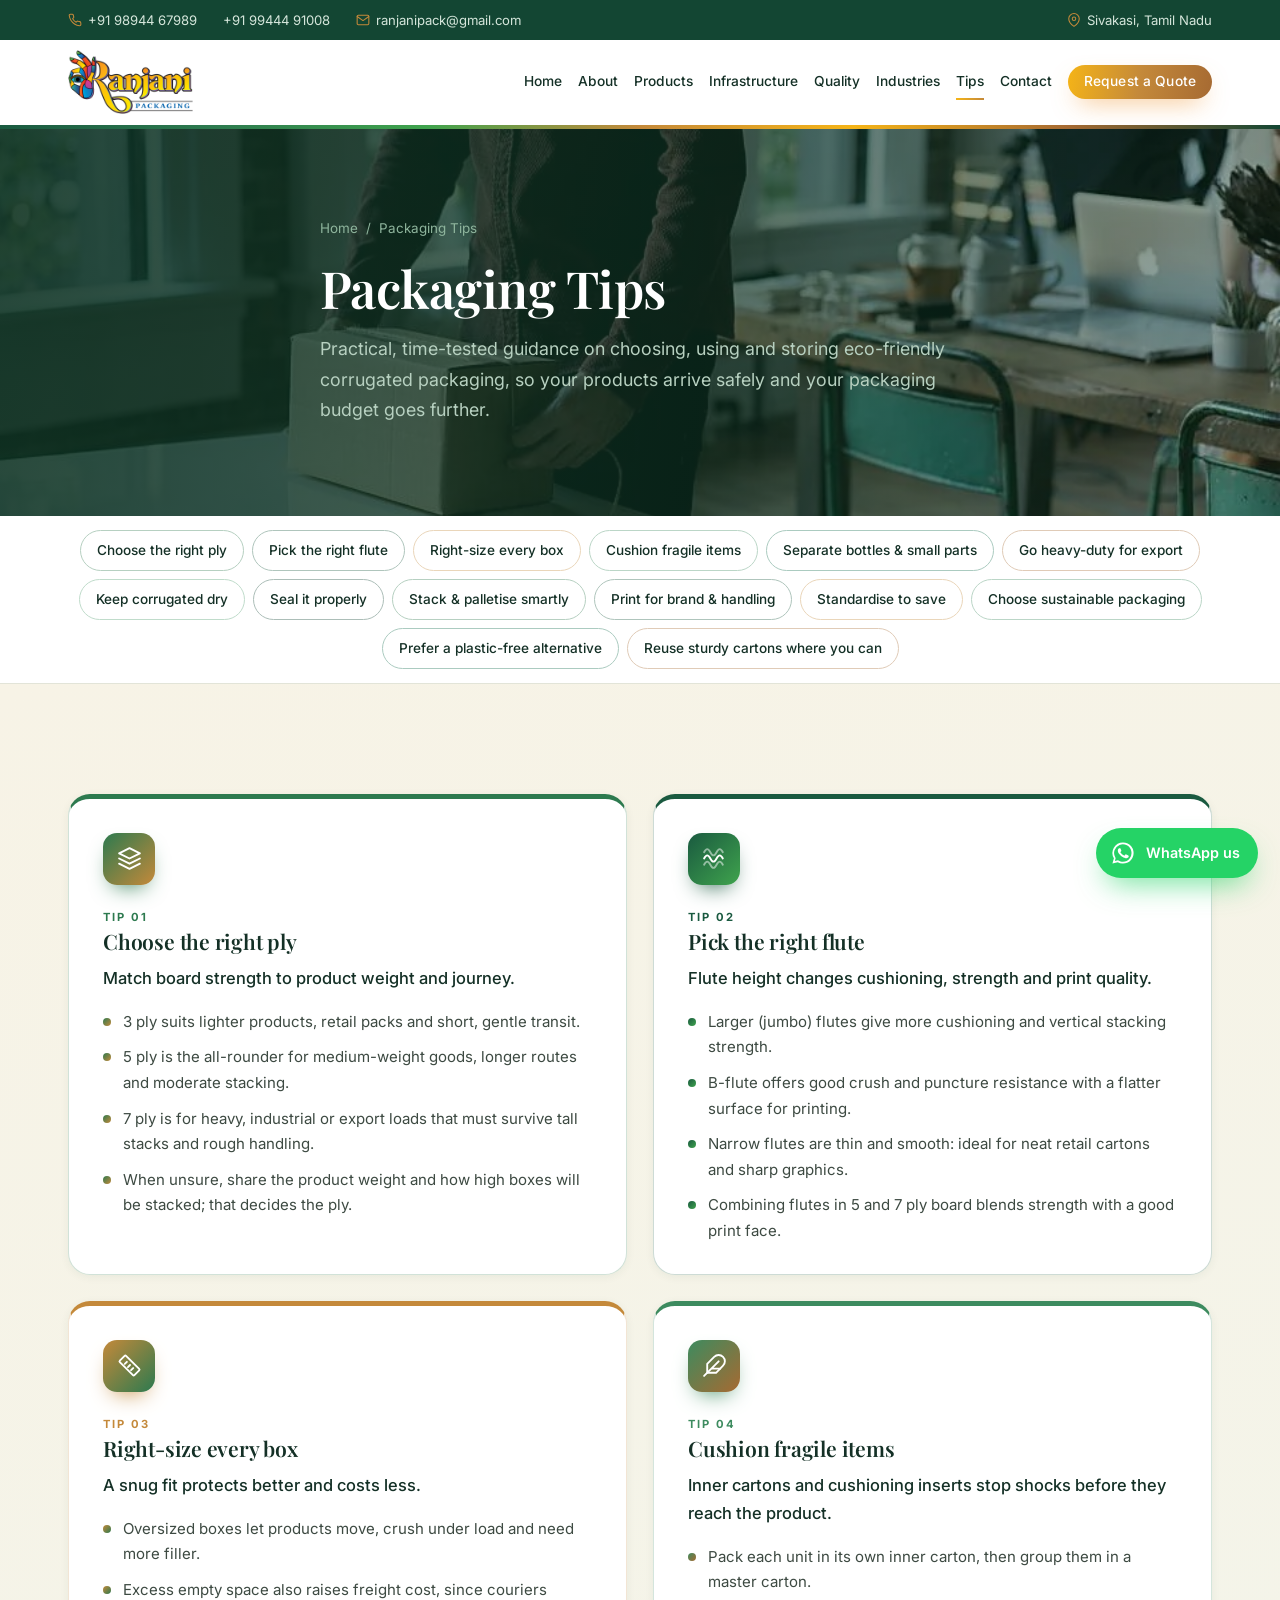
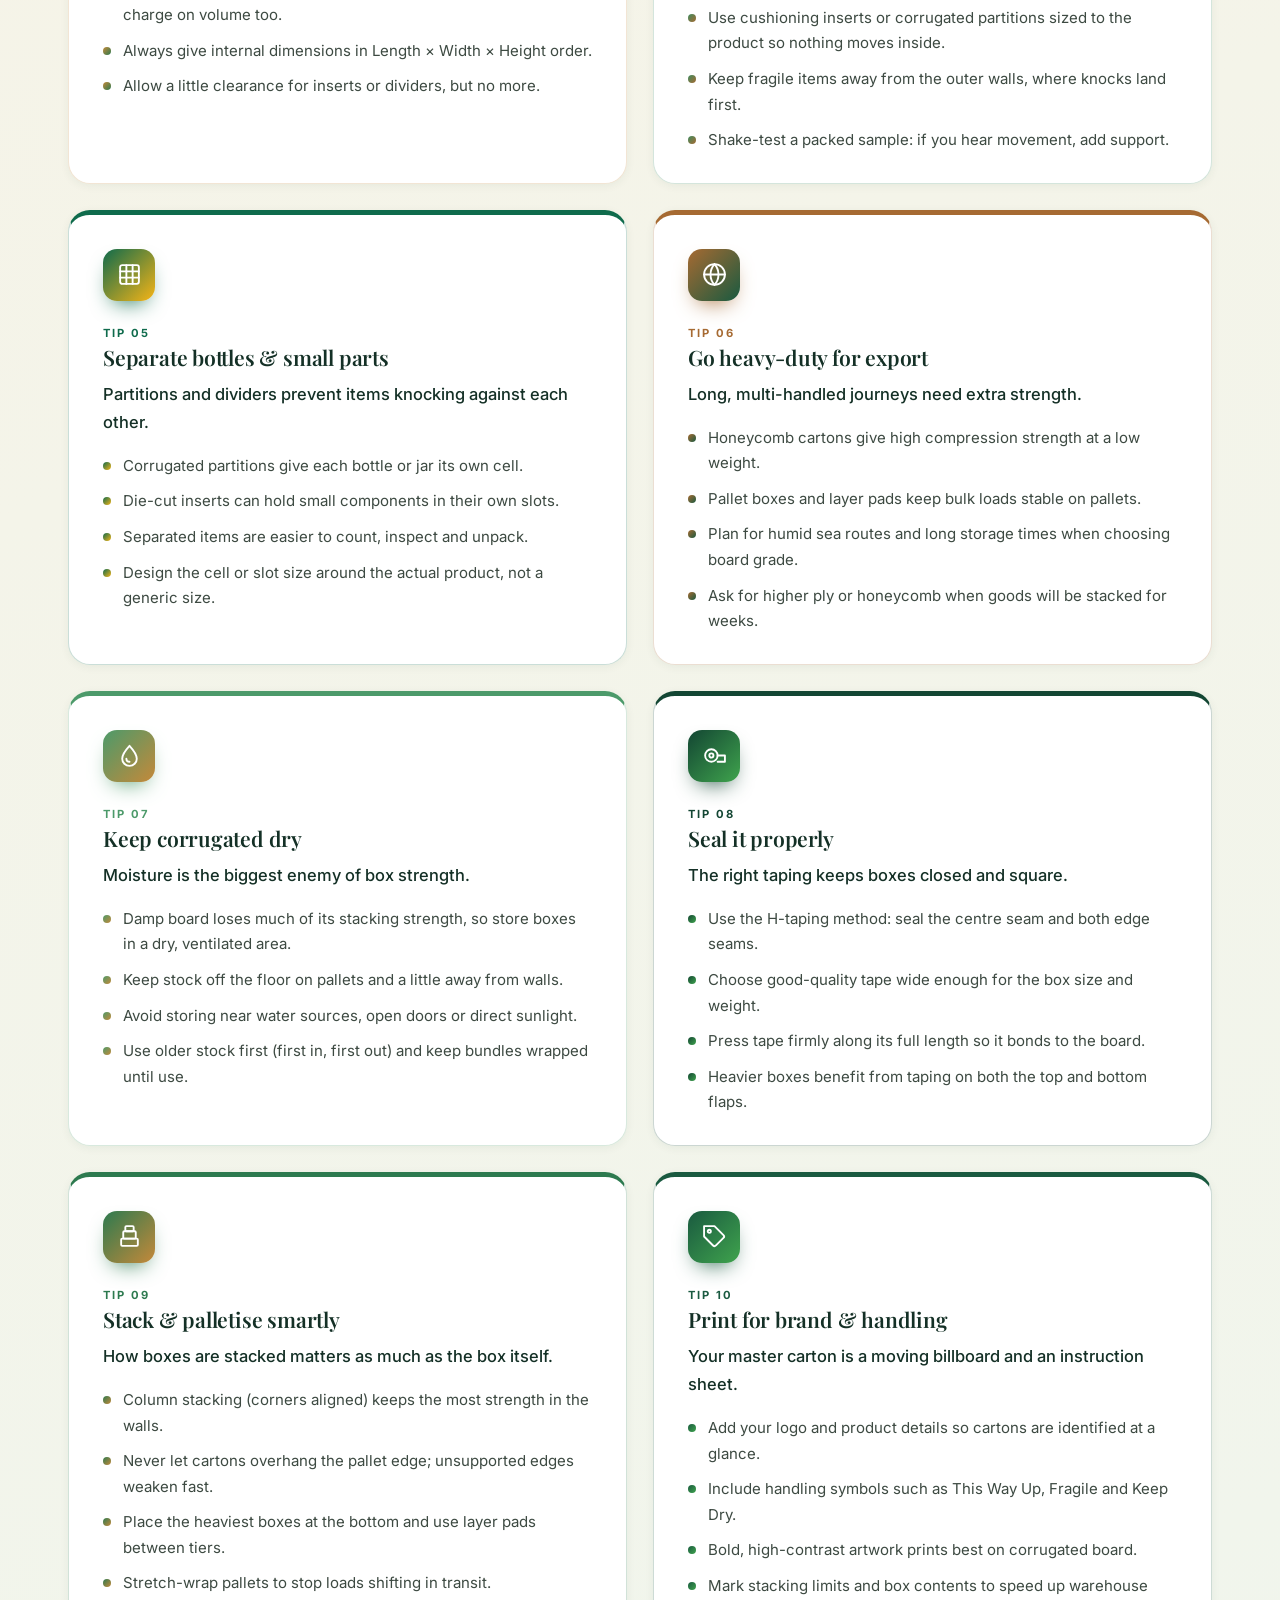
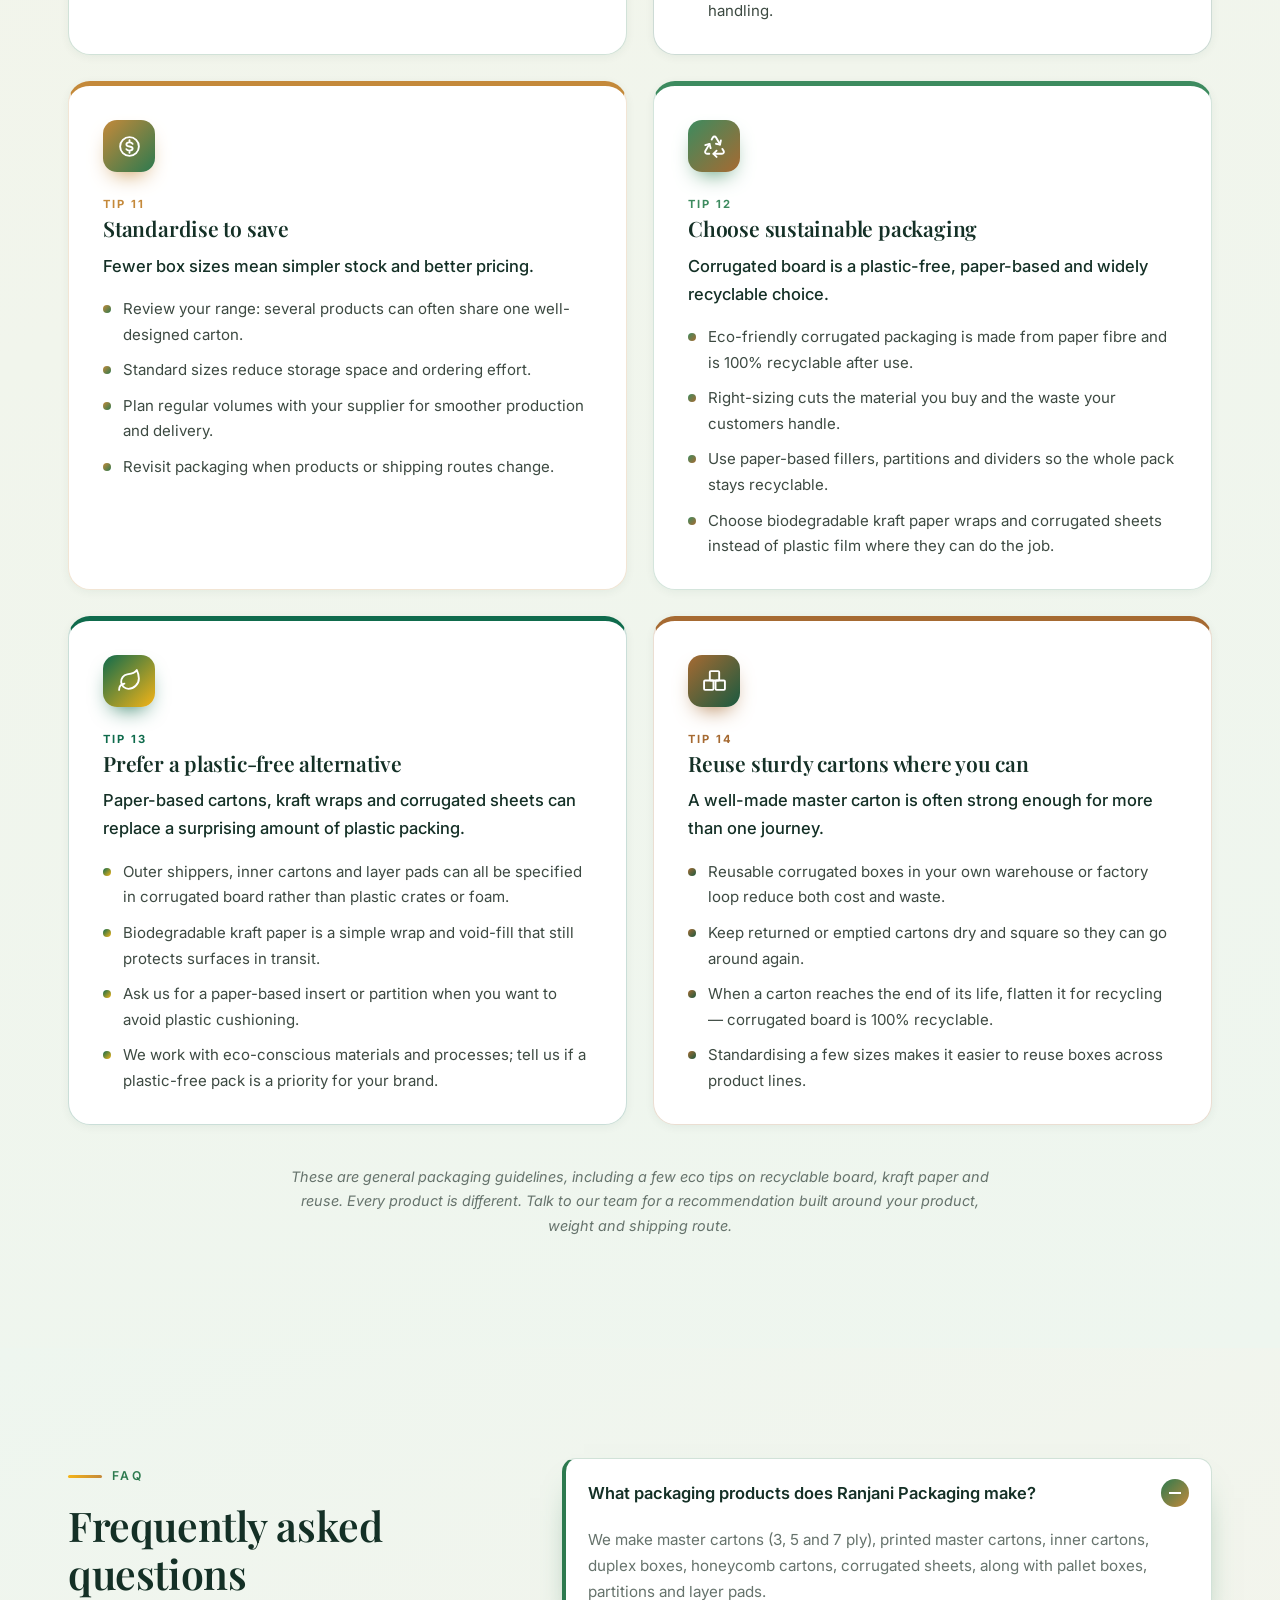
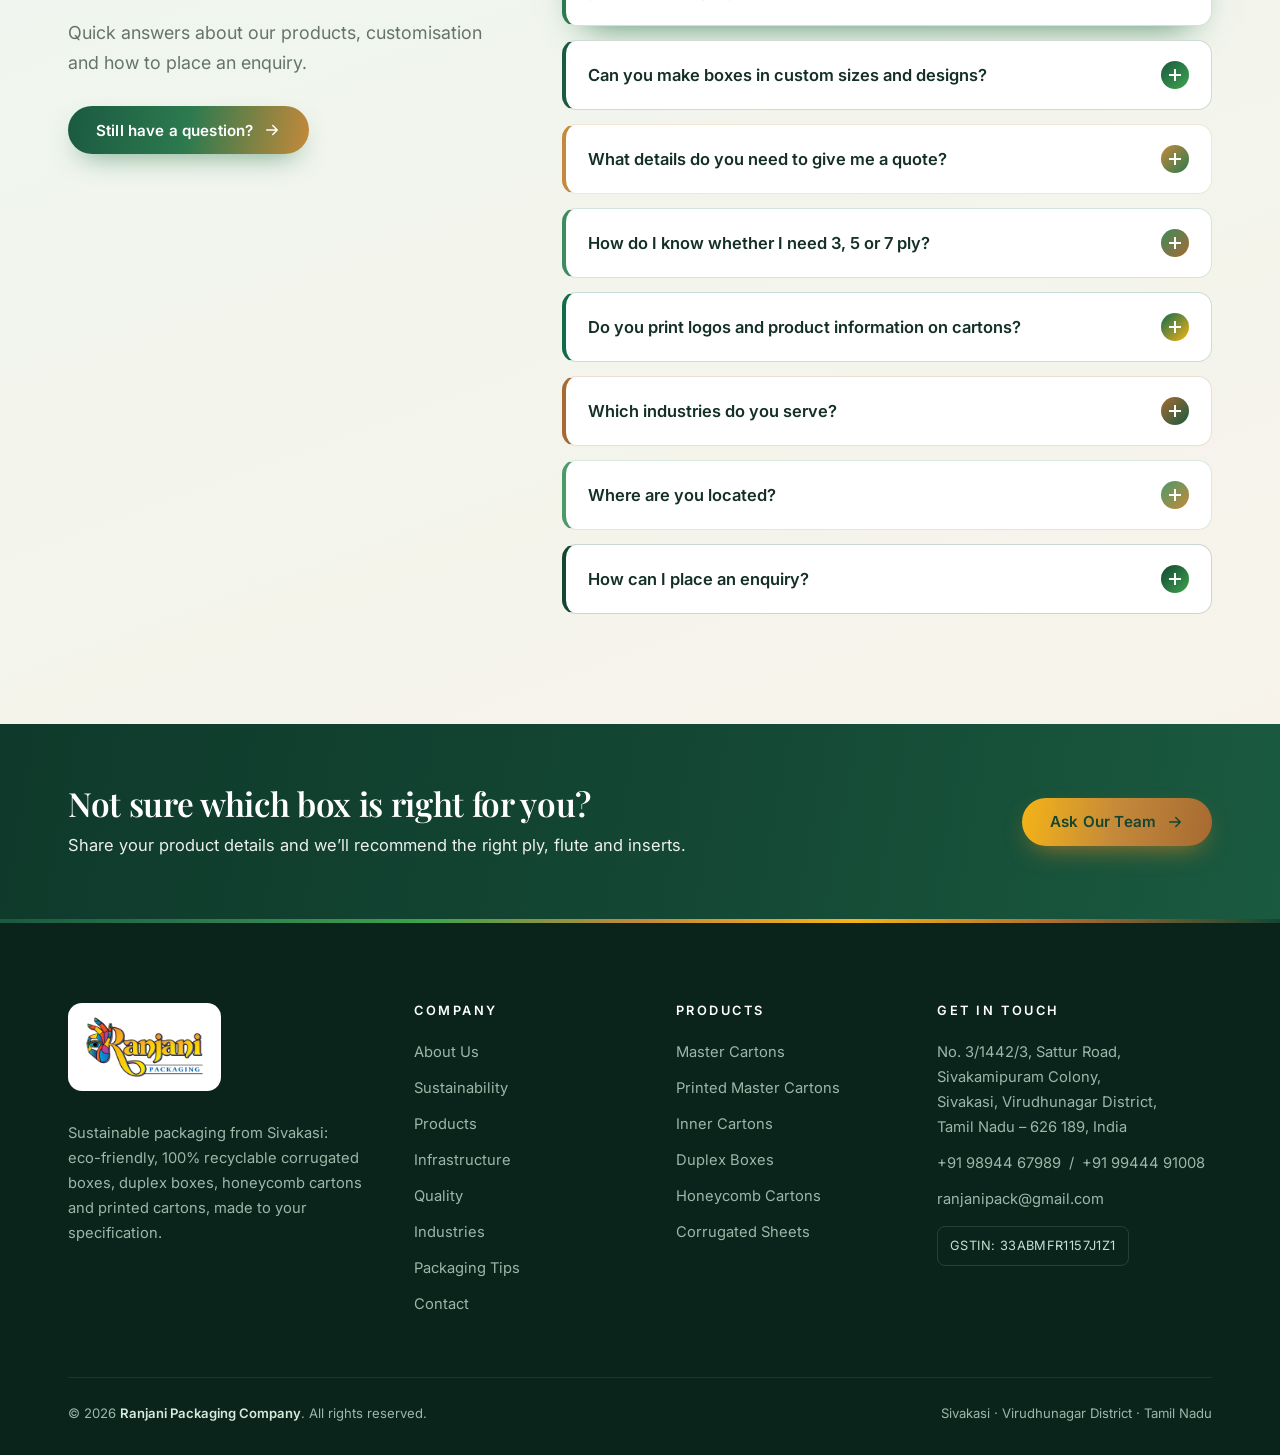
<file: tips.html>
<!doctype html>
<html lang="en">
<head>
<meta charset="utf-8">
<meta name="viewport" content="width=device-width, initial-scale=1">
<title>Packaging Tips | Ranjani Packaging, Sivakasi</title>
<meta name="description" content="Practical packaging tips: choosing 3/5/7 ply, flute types, right-sizing boxes, cushioning inserts, moisture protection, sealing, palletising and sustainable corrugated packaging.">
<meta name="theme-color" content="#134633">
<meta property="og:title" content="Packaging Tips | Ranjani Packaging, Sivakasi">
<meta property="og:description" content="Practical packaging tips: choosing 3/5/7 ply, flute types, right-sizing boxes, cushioning inserts, moisture protection, sealing, palletising and sustainable corrugated packaging.">
<meta property="og:image" content="assets/img/ranjani-logo-600.png">
<link rel="icon" href="favicon.ico" sizes="any">
<link rel="icon" type="image/png" sizes="32x32" href="assets/img/favicon-32.png">
<link rel="apple-touch-icon" href="assets/img/apple-touch-icon.png">
<link rel="manifest" href="site.webmanifest">
<link rel="preconnect" href="https://fonts.googleapis.com">
<link rel="preconnect" href="https://fonts.gstatic.com" crossorigin>
<link href="https://fonts.googleapis.com/css2?family=Inter:wght@400;500;600;700&family=Playfair+Display:ital,wght@0,500;0,600;0,700;1,500;1,600&display=swap" rel="stylesheet">
<link rel="stylesheet" href="assets/css/style.css">
</head>
<body>
<div class="topbar"><div class="wrap">
  <div class="tb-group"><a href="tel:+919894467989"><svg viewBox="0 0 24 24" fill="none" stroke="currentColor" stroke-width="1.8" stroke-linecap="round" stroke-linejoin="round" aria-hidden="true"><path d="M22 16.9v3a2 2 0 0 1-2.2 2 19.8 19.8 0 0 1-8.6-3.1 19.5 19.5 0 0 1-6-6A19.8 19.8 0 0 1 2.1 4.2 2 2 0 0 1 4.1 2h3a2 2 0 0 1 2 1.7c.1.9.4 1.8.7 2.7a2 2 0 0 1-.5 2.1L8 9.8a16 16 0 0 0 6 6l1.3-1.3a2 2 0 0 1 2.1-.4c.9.3 1.8.6 2.7.7a2 2 0 0 1 1.7 2z"/></svg>+91 98944 67989</a><a class="tb-hide" href="tel:+919944491008">+91 99444 91008</a><a href="mailto:ranjanipack@gmail.com"><svg viewBox="0 0 24 24" fill="none" stroke="currentColor" stroke-width="1.8" stroke-linecap="round" stroke-linejoin="round" aria-hidden="true"><rect x="2" y="4" width="20" height="16" rx="2"/><path d="m22 6-10 7L2 6"/></svg>ranjanipack@gmail.com</a></div>
  <div class="tb-group"><span><svg viewBox="0 0 24 24" fill="none" stroke="currentColor" stroke-width="1.8" stroke-linecap="round" stroke-linejoin="round" aria-hidden="true"><path d="M21 10c0 7-9 13-9 13S3 17 3 10a9 9 0 0 1 18 0z"/><circle cx="12" cy="10" r="3"/></svg>Sivakasi, Tamil Nadu</span></div>
</div></div>
<header class="header"><div class="wrap">
  <a class="brand" href="index.html" aria-label="Ranjani Packaging home"><img src="assets/img/ranjani-logo-600.png" alt="Ranjani Packaging" width="600" height="308"></a>
  <nav class="nav" aria-label="Main">
    <a href="index.html">Home</a><a href="about.html">About</a><a href="products.html">Products</a><a href="infrastructure.html">Infrastructure</a><a href="quality.html">Quality</a><a href="industries.html">Industries</a><a href="tips.html" class="active" aria-current="page">Tips</a><a href="contact.html">Contact</a>
    <a class="btn btn-gold" href="contact.html">Request a Quote</a>
  </nav>
  <button class="menu-toggle" aria-label="Open menu" aria-expanded="false"><span></span><span></span><span></span></button>
</div></header>
<div class="rainbow" aria-hidden="true"></div>
<main>
<section class="page-hero has-photo">
  <img src="assets/img/stock-desk-pack.webp" alt="Packing a corrugated carton" decoding="async">
  <div class="wrap">
    <div class="crumbs"><a href="index.html">Home</a> &nbsp;/&nbsp; Packaging Tips</div>
    <h1>Packaging Tips</h1>
    <p class="lead">Practical, time-tested guidance on choosing, using and storing eco-friendly corrugated packaging, so your products arrive safely and your packaging budget goes further.</p>
  </div>
</section>
<nav class="subnav tipsnav" aria-label="Tips"><div class="wrap"><a href="#tip-1" style="--c:#2d7a4f;--c2:#c4893a">Choose the right ply</a><a href="#tip-2" style="--c:#1a5a40;--c2:#3fa34d">Pick the right flute</a><a href="#tip-3" style="--c:#c4893a;--c2:#2d7a4f">Right-size every box</a><a href="#tip-4" style="--c:#3d8b5f;--c2:#a66a32">Cushion fragile items</a><a href="#tip-5" style="--c:#0f6b4c;--c2:#f5b417">Separate bottles &amp; small parts</a><a href="#tip-6" style="--c:#a66a32;--c2:#1a5a40">Go heavy-duty for export</a><a href="#tip-7" style="--c:#4c9a6a;--c2:#c4893a">Keep corrugated dry</a><a href="#tip-8" style="--c:#134633;--c2:#3fa34d">Seal it properly</a><a href="#tip-9" style="--c:#2d7a4f;--c2:#c4893a">Stack &amp; palletise smartly</a><a href="#tip-10" style="--c:#1a5a40;--c2:#3fa34d">Print for brand &amp; handling</a><a href="#tip-11" style="--c:#c4893a;--c2:#2d7a4f">Standardise to save</a><a href="#tip-12" style="--c:#3d8b5f;--c2:#a66a32">Choose sustainable packaging</a><a href="#tip-13" style="--c:#0f6b4c;--c2:#f5b417">Prefer a plastic-free alternative</a><a href="#tip-14" style="--c:#a66a32;--c2:#1a5a40">Reuse sturdy cartons where you can</a></div></nav>
<section class="section bg-sun"><div class="wrap"><div class="tipd-grid"><article class="tipd reveal d0" id="tip-1" style="--c:#2d7a4f;--c2:#c4893a">
  <div class="ic"><svg viewBox="0 0 24 24" fill="none" stroke="currentColor" stroke-width="1.8" stroke-linecap="round" stroke-linejoin="round" aria-hidden="true"><path d="m12 2 10 5-10 5L2 7z"/><path d="m2 17 10 5 10-5M2 12l10 5 10-5"/></svg></div><span class="tnum">Tip 01</span><h3>Choose the right ply</h3>
  <p class="tipd-lead">Match board strength to product weight and journey.</p><ul><li>3 ply suits lighter products, retail packs and short, gentle transit.</li><li>5 ply is the all-rounder for medium-weight goods, longer routes and moderate stacking.</li><li>7 ply is for heavy, industrial or export loads that must survive tall stacks and rough handling.</li><li>When unsure, share the product weight and how high boxes will be stacked; that decides the ply.</li></ul></article><article class="tipd reveal d1" id="tip-2" style="--c:#1a5a40;--c2:#3fa34d">
  <div class="ic"><svg viewBox="0 0 24 24" fill="none" stroke="currentColor" stroke-width="1.8" stroke-linecap="round" stroke-linejoin="round" aria-hidden="true"><path d="M2 12c2-4 4-4 6 0s4 4 6 0 4-4 6 0"/><path d="M2 18c2-4 4-4 6 0s4 4 6 0 4-4 6 0" opacity=".5"/><path d="M2 6c2-4 4-4 6 0s4 4 6 0 4-4 6 0" opacity=".5"/></svg></div><span class="tnum">Tip 02</span><h3>Pick the right flute</h3>
  <p class="tipd-lead">Flute height changes cushioning, strength and print quality.</p><ul><li>Larger (jumbo) flutes give more cushioning and vertical stacking strength.</li><li>B-flute offers good crush and puncture resistance with a flatter surface for printing.</li><li>Narrow flutes are thin and smooth: ideal for neat retail cartons and sharp graphics.</li><li>Combining flutes in 5 and 7 ply board blends strength with a good print face.</li></ul></article><article class="tipd reveal d0" id="tip-3" style="--c:#c4893a;--c2:#2d7a4f">
  <div class="ic"><svg viewBox="0 0 24 24" fill="none" stroke="currentColor" stroke-width="1.8" stroke-linecap="round" stroke-linejoin="round" aria-hidden="true"><path d="M21.3 15.3 8.7 2.7a1 1 0 0 0-1.4 0L2.7 7.3a1 1 0 0 0 0 1.4l12.6 12.6a1 1 0 0 0 1.4 0l4.6-4.6a1 1 0 0 0 0-1.4z"/><path d="m7.5 10.5 2-2M10.5 13.5l2-2M13.5 16.5l2-2"/></svg></div><span class="tnum">Tip 03</span><h3>Right-size every box</h3>
  <p class="tipd-lead">A snug fit protects better and costs less.</p><ul><li>Oversized boxes let products move, crush under load and need more filler.</li><li>Excess empty space also raises freight cost, since couriers charge on volume too.</li><li>Always give internal dimensions in Length × Width × Height order.</li><li>Allow a little clearance for inserts or dividers, but no more.</li></ul></article><article class="tipd reveal d1" id="tip-4" style="--c:#3d8b5f;--c2:#a66a32">
  <div class="ic"><svg viewBox="0 0 24 24" fill="none" stroke="currentColor" stroke-width="1.8" stroke-linecap="round" stroke-linejoin="round" aria-hidden="true"><path d="M20.2 12.2A6 6 0 0 0 11.7 3.7L5 10.5V19h8.5z"/><path d="M16 8 2 22M17.5 15H9"/></svg></div><span class="tnum">Tip 04</span><h3>Cushion fragile items</h3>
  <p class="tipd-lead">Inner cartons and cushioning inserts stop shocks before they reach the product.</p><ul><li>Pack each unit in its own inner carton, then group them in a master carton.</li><li>Use cushioning inserts or corrugated partitions sized to the product so nothing moves inside.</li><li>Keep fragile items away from the outer walls, where knocks land first.</li><li>Shake-test a packed sample: if you hear movement, add support.</li></ul></article><article class="tipd reveal d0" id="tip-5" style="--c:#0f6b4c;--c2:#f5b417">
  <div class="ic"><svg viewBox="0 0 24 24" fill="none" stroke="currentColor" stroke-width="1.8" stroke-linecap="round" stroke-linejoin="round" aria-hidden="true"><rect x="3" y="3" width="18" height="18" rx="2"/><path d="M9 3v18M15 3v18M3 9h18M3 15h18"/></svg></div><span class="tnum">Tip 05</span><h3>Separate bottles &amp; small parts</h3>
  <p class="tipd-lead">Partitions and dividers prevent items knocking against each other.</p><ul><li>Corrugated partitions give each bottle or jar its own cell.</li><li>Die-cut inserts can hold small components in their own slots.</li><li>Separated items are easier to count, inspect and unpack.</li><li>Design the cell or slot size around the actual product, not a generic size.</li></ul></article><article class="tipd reveal d1" id="tip-6" style="--c:#a66a32;--c2:#1a5a40">
  <div class="ic"><svg viewBox="0 0 24 24" fill="none" stroke="currentColor" stroke-width="1.8" stroke-linecap="round" stroke-linejoin="round" aria-hidden="true"><circle cx="12" cy="12" r="10"/><path d="M2 12h20M12 2a15 15 0 0 1 0 20M12 2a15 15 0 0 0 0 20"/></svg></div><span class="tnum">Tip 06</span><h3>Go heavy-duty for export</h3>
  <p class="tipd-lead">Long, multi-handled journeys need extra strength.</p><ul><li>Honeycomb cartons give high compression strength at a low weight.</li><li>Pallet boxes and layer pads keep bulk loads stable on pallets.</li><li>Plan for humid sea routes and long storage times when choosing board grade.</li><li>Ask for higher ply or honeycomb when goods will be stacked for weeks.</li></ul></article><article class="tipd reveal d0" id="tip-7" style="--c:#4c9a6a;--c2:#c4893a">
  <div class="ic"><svg viewBox="0 0 24 24" fill="none" stroke="currentColor" stroke-width="1.8" stroke-linecap="round" stroke-linejoin="round" aria-hidden="true"><path d="M12 2.7s7 7.6 7 12.3a7 7 0 0 1-14 0c0-4.7 7-12.3 7-12.3z"/><path d="M9 15a3 3 0 0 0 3 3"/></svg></div><span class="tnum">Tip 07</span><h3>Keep corrugated dry</h3>
  <p class="tipd-lead">Moisture is the biggest enemy of box strength.</p><ul><li>Damp board loses much of its stacking strength, so store boxes in a dry, ventilated area.</li><li>Keep stock off the floor on pallets and a little away from walls.</li><li>Avoid storing near water sources, open doors or direct sunlight.</li><li>Use older stock first (first in, first out) and keep bundles wrapped until use.</li></ul></article><article class="tipd reveal d1" id="tip-8" style="--c:#134633;--c2:#3fa34d">
  <div class="ic"><svg viewBox="0 0 24 24" fill="none" stroke="currentColor" stroke-width="1.8" stroke-linecap="round" stroke-linejoin="round" aria-hidden="true"><circle cx="9" cy="12" r="6"/><circle cx="9" cy="12" r="2"/><path d="M15 12h7v6h-7"/></svg></div><span class="tnum">Tip 08</span><h3>Seal it properly</h3>
  <p class="tipd-lead">The right taping keeps boxes closed and square.</p><ul><li>Use the H-taping method: seal the centre seam and both edge seams.</li><li>Choose good-quality tape wide enough for the box size and weight.</li><li>Press tape firmly along its full length so it bonds to the board.</li><li>Heavier boxes benefit from taping on both the top and bottom flaps.</li></ul></article><article class="tipd reveal d0" id="tip-9" style="--c:#2d7a4f;--c2:#c4893a">
  <div class="ic"><svg viewBox="0 0 24 24" fill="none" stroke="currentColor" stroke-width="1.8" stroke-linecap="round" stroke-linejoin="round" aria-hidden="true"><rect x="4" y="14" width="16" height="7" rx="1"/><rect x="6" y="7" width="12" height="7" rx="1"/><rect x="8" y="2" width="8" height="5" rx="1"/></svg></div><span class="tnum">Tip 09</span><h3>Stack &amp; palletise smartly</h3>
  <p class="tipd-lead">How boxes are stacked matters as much as the box itself.</p><ul><li>Column stacking (corners aligned) keeps the most strength in the walls.</li><li>Never let cartons overhang the pallet edge; unsupported edges weaken fast.</li><li>Place the heaviest boxes at the bottom and use layer pads between tiers.</li><li>Stretch-wrap pallets to stop loads shifting in transit.</li></ul></article><article class="tipd reveal d1" id="tip-10" style="--c:#1a5a40;--c2:#3fa34d">
  <div class="ic"><svg viewBox="0 0 24 24" fill="none" stroke="currentColor" stroke-width="1.8" stroke-linecap="round" stroke-linejoin="round" aria-hidden="true"><path d="M20.6 13.4 13.4 20.6a2 2 0 0 1-2.8 0L2 12V2h10l8.6 8.6a2 2 0 0 1 0 2.8z"/><circle cx="7" cy="7" r="1.5"/></svg></div><span class="tnum">Tip 10</span><h3>Print for brand &amp; handling</h3>
  <p class="tipd-lead">Your master carton is a moving billboard and an instruction sheet.</p><ul><li>Add your logo and product details so cartons are identified at a glance.</li><li>Include handling symbols such as This Way Up, Fragile and Keep Dry.</li><li>Bold, high-contrast artwork prints best on corrugated board.</li><li>Mark stacking limits and box contents to speed up warehouse handling.</li></ul></article><article class="tipd reveal d0" id="tip-11" style="--c:#c4893a;--c2:#2d7a4f">
  <div class="ic"><svg viewBox="0 0 24 24" fill="none" stroke="currentColor" stroke-width="1.8" stroke-linecap="round" stroke-linejoin="round" aria-hidden="true"><circle cx="12" cy="12" r="9"/><path d="M15 9.5c-.5-1-1.6-1.5-3-1.5-1.7 0-3 .9-3 2s1.3 1.7 3 2 3 .9 3 2-1.3 2-3 2c-1.4 0-2.5-.5-3-1.5M12 6v2M12 16v2"/></svg></div><span class="tnum">Tip 11</span><h3>Standardise to save</h3>
  <p class="tipd-lead">Fewer box sizes mean simpler stock and better pricing.</p><ul><li>Review your range: several products can often share one well-designed carton.</li><li>Standard sizes reduce storage space and ordering effort.</li><li>Plan regular volumes with your supplier for smoother production and delivery.</li><li>Revisit packaging when products or shipping routes change.</li></ul></article><article class="tipd reveal d1" id="tip-12" style="--c:#3d8b5f;--c2:#a66a32">
  <div class="ic"><svg viewBox="0 0 24 24" fill="none" stroke="currentColor" stroke-width="1.8" stroke-linecap="round" stroke-linejoin="round" aria-hidden="true"><path d="M7 19H4.8a1.8 1.8 0 0 1-1.6-2.7L7.2 9.5"/><path d="M11 19h8.2a1.8 1.8 0 0 0 1.6-2.7l-1.2-2"/><path d="m14 16-3 3 3 3M8.3 13.6 7.2 9.5 3.1 10.6M9.3 5.2l1.1-1.9a1.8 1.8 0 0 1 3.1 0l3.9 6.8"/><path d="m13.4 9.4 3.9.8.8-4"/></svg></div><span class="tnum">Tip 12</span><h3>Choose sustainable packaging</h3>
  <p class="tipd-lead">Corrugated board is a plastic-free, paper-based and widely recyclable choice.</p><ul><li>Eco-friendly corrugated packaging is made from paper fibre and is 100% recyclable after use.</li><li>Right-sizing cuts the material you buy and the waste your customers handle.</li><li>Use paper-based fillers, partitions and dividers so the whole pack stays recyclable.</li><li>Choose biodegradable kraft paper wraps and corrugated sheets instead of plastic film where they can do the job.</li></ul></article><article class="tipd reveal d0" id="tip-13" style="--c:#0f6b4c;--c2:#f5b417">
  <div class="ic"><svg viewBox="0 0 24 24" fill="none" stroke="currentColor" stroke-width="1.8" stroke-linecap="round" stroke-linejoin="round" aria-hidden="true"><path d="M11 20A7 7 0 0 1 9.8 6.1C15.5 5 17 4.5 19 2c1 2 2 4.2 2 8 0 5.5-4.8 10-10 10z"/><path d="M2 21c0-3 1.9-5.4 5.1-6"/></svg></div><span class="tnum">Tip 13</span><h3>Prefer a plastic-free alternative</h3>
  <p class="tipd-lead">Paper-based cartons, kraft wraps and corrugated sheets can replace a surprising amount of plastic packing.</p><ul><li>Outer shippers, inner cartons and layer pads can all be specified in corrugated board rather than plastic crates or foam.</li><li>Biodegradable kraft paper is a simple wrap and void-fill that still protects surfaces in transit.</li><li>Ask us for a paper-based insert or partition when you want to avoid plastic cushioning.</li><li>We work with eco-conscious materials and processes; tell us if a plastic-free pack is a priority for your brand.</li></ul></article><article class="tipd reveal d1" id="tip-14" style="--c:#a66a32;--c2:#1a5a40">
  <div class="ic"><svg viewBox="0 0 24 24" fill="none" stroke="currentColor" stroke-width="1.8" stroke-linecap="round" stroke-linejoin="round" aria-hidden="true"><rect x="2" y="12" width="9" height="9" rx="1"/><rect x="13" y="12" width="9" height="9" rx="1"/><rect x="7.5" y="3" width="9" height="9" rx="1"/></svg></div><span class="tnum">Tip 14</span><h3>Reuse sturdy cartons where you can</h3>
  <p class="tipd-lead">A well-made master carton is often strong enough for more than one journey.</p><ul><li>Reusable corrugated boxes in your own warehouse or factory loop reduce both cost and waste.</li><li>Keep returned or emptied cartons dry and square so they can go around again.</li><li>When a carton reaches the end of its life, flatten it for recycling — corrugated board is 100% recyclable.</li><li>Standardising a few sizes makes it easier to reuse boxes across product lines.</li></ul></article></div>
<p class="tips-note">These are general packaging guidelines, including a few eco tips on recyclable board, kraft paper and reuse. Every product is different. Talk to our team for a recommendation built around your product, weight and shipping route.</p></div></section>
<section class="section bg-lilac" id="faq"><div class="wrap faq-wrap">
  <div class="section-head">
    <span class="eyebrow reveal">FAQ</span>
    <h2 class="reveal d1">Frequently asked questions</h2>
    <p class="lead reveal d2">Quick answers about our products, customisation and how to place an enquiry.</p>
    <a class="btn btn-rainbow reveal d3" href="contact.html">Still have a question? <svg viewBox="0 0 24 24" fill="none" stroke="currentColor" stroke-width="2" stroke-linecap="round" stroke-linejoin="round" aria-hidden="true"><path d="M5 12h14M13 6l6 6-6 6"/></svg></a>
  </div>
  <div class="faq-list"><details class="faq reveal" style="--c:#2d7a4f;--c2:#c4893a" open><summary>What packaging products does Ranjani Packaging make?<span class="pm"></span></summary><div class="ans">We make master cartons (3, 5 and 7 ply), printed master cartons, inner cartons, duplex boxes, honeycomb cartons, corrugated sheets, along with pallet boxes, partitions and layer pads.</div></details><details class="faq reveal" style="--c:#1a5a40;--c2:#3fa34d"><summary>Can you make boxes in custom sizes and designs?<span class="pm"></span></summary><div class="ans">Yes. Design, dimensions, ply, flute and paper quality can all be customised to your product and shipping needs.</div></details><details class="faq reveal" style="--c:#c4893a;--c2:#2d7a4f"><summary>What details do you need to give me a quote?<span class="pm"></span></summary><div class="ans">Share the internal box dimensions (L × W × H), product weight, quantity, preferred ply or flute (if known), printing requirements and delivery location. Photos or samples of the product also help.</div></details><details class="faq reveal" style="--c:#3d8b5f;--c2:#a66a32"><summary>How do I know whether I need 3, 5 or 7 ply?<span class="pm"></span></summary><div class="ans">It depends on product weight, how high the boxes will be stacked and how far they travel. Tell us these details and we’ll recommend the right construction. Our Packaging Tips page also explains the basics.</div></details><details class="faq reveal" style="--c:#0f6b4c;--c2:#f5b417"><summary>Do you print logos and product information on cartons?<span class="pm"></span></summary><div class="ans">Yes. We print master and inner cartons in your colours and artwork, including logos, product details and handling symbols.</div></details><details class="faq reveal" style="--c:#a66a32;--c2:#1a5a40"><summary>Which industries do you serve?<span class="pm"></span></summary><div class="ans">We supply packaging for fireworks and crackers (the home industry of Sivakasi), food and beverages, FMCG and consumer goods, e-commerce and retail, textiles and garments, printing, stationery and matches, electrical and electronics, automotive and engineering, pharmaceuticals and personal care, agriculture and horticulture, and logistics and distribution.</div></details><details class="faq reveal" style="--c:#4c9a6a;--c2:#c4893a"><summary>Where are you located?<span class="pm"></span></summary><div class="ans">Our unit is on Sattur Road, Sivakamipuram Colony, Sivakasi, Virudhunagar District, Tamil Nadu 626 189.</div></details><details class="faq reveal" style="--c:#134633;--c2:#3fa34d"><summary>How can I place an enquiry?<span class="pm"></span></summary><div class="ans">Call or WhatsApp us on +91 98944 67989 or +91 99444 91008, email ranjanipack@gmail.com, or use the enquiry form on our Contact page.</div></details></div>
</div></section>
<section class="cta-band"><div class="wrap">
  <div><h2>Not sure which box is right for you?</h2><p>Share your product details and we’ll recommend the right ply, flute and inserts.</p></div>
  <a class="btn btn-gold" href="contact.html">Ask Our Team <svg viewBox="0 0 24 24" fill="none" stroke="currentColor" stroke-width="2" stroke-linecap="round" stroke-linejoin="round" aria-hidden="true"><path d="M5 12h14M13 6l6 6-6 6"/></svg></a>
</div></section>
</main>
<footer class="footer"><div class="wrap">
  <div class="fgrid4">
    <div>
      <a class="flogo" href="index.html"><img src="assets/img/ranjani-logo-600.png" alt="Ranjani Packaging" loading="lazy"></a>
      <p>Sustainable packaging from Sivakasi: eco-friendly, 100% recyclable corrugated boxes, duplex boxes, honeycomb cartons and printed cartons, made to your specification.</p>
    </div>
    <div><h4>Company</h4><ul>
      <li><a href="about.html">About Us</a></li>
      <li><a href="about.html#eco-promise">Sustainability</a></li>
      <li><a href="products.html">Products</a></li>
      <li><a href="infrastructure.html">Infrastructure</a></li>
      <li><a href="quality.html">Quality</a></li>
      <li><a href="industries.html">Industries</a></li>
      <li><a href="tips.html">Packaging Tips</a></li>
      <li><a href="contact.html">Contact</a></li></ul></div>
    <div><h4>Products</h4><ul><li><a href="products.html#master-cartons">Master Cartons</a></li><li><a href="products.html#printed-master-cartons">Printed Master Cartons</a></li><li><a href="products.html#inner-cartons">Inner Cartons</a></li><li><a href="products.html#duplex-boxes">Duplex Boxes</a></li><li><a href="products.html#honeycomb-cartons">Honeycomb Cartons</a></li><li><a href="products.html#corrugated-sheets">Corrugated Sheets</a></li></ul></div>
    <div><h4>Get in Touch</h4><ul>
      <li>No. 3/1442/3, Sattur Road, Sivakamipuram Colony,<br>Sivakasi, Virudhunagar District,<br>Tamil Nadu – 626 189, India</li>
      <li><a href="tel:+919894467989">+91 98944 67989</a> &nbsp;/&nbsp; <a href="tel:+919944491008">+91 99444 91008</a></li>
      <li><a href="mailto:ranjanipack@gmail.com">ranjanipack@gmail.com</a></li></ul>
      <span class="gst">GSTIN: 33ABMFR1157J1Z1</span>
    </div>
  </div>
  <div class="legal"><span>© <span id="year">2026</span> <b>Ranjani Packaging Company</b>. All rights reserved.</span><span>Sivakasi · Virudhunagar District · Tamil Nadu</span></div>
</div></footer>
<a class="fab-wa" href="https://wa.me/919894467989?text=Hello%20Ranjani%20Packaging%2C%20I%20would%20like%20a%20quote." target="_blank" rel="noopener" aria-label="Chat on WhatsApp"><svg viewBox="0 0 32 32" aria-hidden="true"><path fill="currentColor" d="M16 3a13 13 0 0 0-11.2 19.6L3 29l6.6-1.7A13 13 0 1 0 16 3zm0 23.7c-2 0-4-.5-5.7-1.6l-.4-.2-3.9 1 1-3.8-.3-.4A10.7 10.7 0 1 1 16 26.7zm5.9-8c-.3-.2-1.9-1-2.2-1s-.5-.2-.7.2-.8 1-1 1.2-.4.2-.7 0a8.8 8.8 0 0 1-4.4-3.8c-.3-.6.3-.5 1-1.7.1-.2 0-.4 0-.6l-1-2.4c-.3-.6-.5-.5-.7-.5h-.6a1.2 1.2 0 0 0-.9.4 3.7 3.7 0 0 0-1.1 2.7 6.4 6.4 0 0 0 1.3 3.4 14.7 14.7 0 0 0 5.7 5c2.1.9 2.9 1 4 .8.6-.1 1.9-.8 2.2-1.5s.3-1.4.2-1.5-.3-.2-.6-.4z"/></svg><span>WhatsApp us</span></a>
<button class="fab-top" aria-label="Back to top"><svg viewBox="0 0 24 24" fill="none" stroke="currentColor" stroke-width="2.4" stroke-linecap="round" stroke-linejoin="round" aria-hidden="true"><path d="M12 19V5M5 12l7-7 7 7"/></svg></button>
<script src="assets/js/main.js" defer></script>
</body>
</html>
</file>
<file: assets/css/style.css>
/* Ranjani Packaging — corporate stylesheet (v7 eco / forest-green theme) */
:root{
  --navy:#134633; --navy-2:#1a5a40; --blue:#2d7a4f; --blue-soft:#e7f4ec;
  --gold:#c4893a; --orange:#a66a32; --gold-soft:#f6edd9;
  --ink:#143026; --text:#3d4a42; --muted:#66736c; --line:#e2e4d8;
  --paper:#f4f6ef; --white:#fff;
  --logo-gold:#f5b417;
  --radius:14px; --radius-lg:22px;
  --shadow-sm:0 2px 10px rgba(19,70,51,.06);
  --shadow:0 18px 50px -18px rgba(19,70,51,.28);
  --serif:"Playfair Display",Georgia,"Times New Roman",serif;
  --sans:"Inter",system-ui,-apple-system,"Segoe UI",Roboto,Arial,sans-serif;
  --wrap:1200px;
}
*,*::before,*::after{box-sizing:border-box}
html{scroll-behavior:smooth;scroll-padding-top:96px}
body{margin:0;font-family:var(--sans);color:var(--text);background:var(--white);font-size:16.5px;line-height:1.7;-webkit-font-smoothing:antialiased;text-rendering:optimizeLegibility}
img{max-width:100%;display:block}
a{color:inherit;text-decoration:none}
h1,h2,h3,h4{font-family:var(--serif);color:var(--ink);line-height:1.18;margin:0 0 .5em;font-weight:600;letter-spacing:-.01em}
h1{font-size:clamp(2.3rem,4.6vw,3.9rem)}
h2{font-size:clamp(1.9rem,3.2vw,2.75rem)}
h3{font-size:1.32rem}
p{margin:0 0 1em}
.wrap{max-width:var(--wrap);margin:0 auto;padding:0 28px}
.eyebrow{display:inline-flex;align-items:center;gap:10px;font:600 .76rem/1 var(--sans);letter-spacing:.2em;text-transform:uppercase;color:var(--blue);margin-bottom:18px}
.eyebrow::before{content:"";width:28px;height:2px;background:linear-gradient(90deg,var(--gold),var(--orange))}
.eyebrow.light{color:var(--logo-gold)}
.lead{font-size:1.12rem;color:var(--muted);max-width:640px}
.section{padding:110px 0}
.section.tint{background:var(--paper)}
.section-head{max-width:720px;margin-bottom:56px}
.section-head.center{text-align:center;margin-left:auto;margin-right:auto}
.section-head.center .eyebrow{justify-content:center}
.section-head.center .lead{margin:0 auto}
.gold-text{background:linear-gradient(100deg,var(--logo-gold),var(--gold),var(--blue));-webkit-background-clip:text;background-clip:text;color:transparent;font-style:italic}

/* Buttons */
.btn{display:inline-flex;align-items:center;gap:10px;padding:15px 28px;border-radius:999px;font:600 .95rem/1 var(--sans);letter-spacing:.01em;transition:transform .25s,box-shadow .25s,background .25s,color .25s;cursor:pointer;border:0}
.btn svg{width:18px;height:18px;transition:transform .25s}
.btn:hover svg{transform:translateX(3px)}
.btn-gold{background:linear-gradient(100deg,var(--gold),var(--orange));color:var(--navy);box-shadow:0 10px 26px -10px rgba(238,138,29,.7)}
.btn-gold:hover{transform:translateY(-2px);box-shadow:0 16px 30px -10px rgba(238,138,29,.8)}
.btn-ghost{border:1.5px solid rgba(255,255,255,.35);color:#fff}
.btn-ghost:hover{background:rgba(255,255,255,.08);border-color:#fff}
.btn-navy{background:var(--navy);color:#fff}
.btn-navy:hover{background:var(--blue);transform:translateY(-2px)}
.btn-outline{border:1.5px solid var(--navy);color:var(--navy)}
.btn-outline:hover{background:var(--navy);color:#fff}

/* Top bar & header */
.topbar{background:var(--navy);color:#d5e6db;font-size:.82rem}
.topbar .wrap{display:flex;justify-content:space-between;align-items:center;height:40px;gap:20px}
.topbar a:hover{color:var(--gold)}
.topbar .tb-group{display:flex;gap:26px;align-items:center}
.topbar svg{width:14px;height:14px;vertical-align:-2px;margin-right:6px;color:var(--gold)}
.header{position:sticky;top:0;z-index:50;background:rgba(255,255,255,.92);backdrop-filter:saturate(1.6) blur(14px);-webkit-backdrop-filter:saturate(1.6) blur(14px);border-bottom:1px solid transparent;transition:box-shadow .3s,border-color .3s}
.header.scrolled{box-shadow:0 8px 30px -14px rgba(19,70,51,.25);border-color:var(--line)}
.header .wrap{display:flex;align-items:center;justify-content:space-between;height:84px}
.brand img{height:58px;width:auto;transition:height .3s}
.header.scrolled .brand img{height:50px}
.nav{display:flex;align-items:center;gap:34px}
.nav a{font-size:.93rem;font-weight:500;color:var(--ink);position:relative;padding:6px 0}
.nav a:not(.btn)::after{content:"";position:absolute;left:0;bottom:0;width:0;height:2px;background:var(--gold);transition:width .3s}
.nav a:not(.btn):hover::after,.nav a.active::after{width:100%}
.nav .btn{padding:12px 22px;color:var(--navy)}
.menu-toggle{display:none;background:none;border:0;width:44px;height:44px;cursor:pointer;padding:10px}
.menu-toggle span{display:block;height:2px;background:var(--navy);margin:5px 0;transition:.3s}
.menu-open .menu-toggle span:nth-child(1){transform:translateY(7px) rotate(45deg)}
.menu-open .menu-toggle span:nth-child(2){opacity:0}
.menu-open .menu-toggle span:nth-child(3){transform:translateY(-7px) rotate(-45deg)}

/* Hero */
.hero{position:relative;background:radial-gradient(1200px 600px at 85% 10%,#1e6b45 0%,transparent 60%),linear-gradient(160deg,var(--navy) 0%,#0f3a2b 60%,#0b2a20 100%);color:#d5e8dc;overflow:hidden}
.hero::before{content:"";position:absolute;inset:0;background:url("../img/flute.svg") repeat;opacity:.07;pointer-events:none}
.hero .wrap{position:relative;display:grid;grid-template-columns:1.05fr .95fr;gap:60px;align-items:center;padding-top:110px;padding-bottom:120px}
.hero h1{color:#fff;margin-bottom:24px}
.hero .lead{color:#c5ddd0;font-size:1.15rem;margin-bottom:36px}
.hero-actions{display:flex;gap:14px;flex-wrap:wrap}
.hero-points{display:flex;gap:28px;margin-top:46px;padding-top:30px;border-top:1px solid rgba(255,255,255,.12);flex-wrap:wrap}
.hero-points div{font-size:.88rem;color:#9fc4ae}
.hero-points strong{display:block;font-family:var(--serif);font-size:1.25rem;color:#fff;font-weight:600}
.hero-visual{position:relative;height:520px}
.hv-main{position:absolute;inset:30px 40px 50px 30px;background:#fff;border-radius:var(--radius-lg);box-shadow:0 40px 80px -30px rgba(0,0,0,.6);display:flex;align-items:center;justify-content:center;padding:30px;overflow:hidden}
.hv-main::after{content:"";position:absolute;inset:0;border-radius:inherit;box-shadow:inset 0 0 0 1px rgba(10,29,58,.06)}
.hv-main img{max-height:100%;object-fit:contain}
.hv-card{position:absolute;background:#eeeeee;border-radius:16px;box-shadow:0 24px 50px -18px rgba(0,0,0,.55);overflow:hidden;border:5px solid #fff}
.hv-card img{width:100%;height:100%;object-fit:cover}
.hv-a{width:170px;height:170px;left:-10px;bottom:0;animation:float 7s ease-in-out infinite}
.hv-b{width:150px;height:150px;right:0;top:0;animation:float 8s ease-in-out infinite reverse}
.hv-badge{position:absolute;right:12px;bottom:22px;background:var(--navy-2);color:#fff;border:1px solid rgba(255,255,255,.15);border-radius:14px;padding:14px 18px;box-shadow:0 20px 40px -16px rgba(0,0,0,.6);font-size:.82rem;line-height:1.4}
.hv-badge b{display:block;color:var(--gold);font-family:var(--serif);font-size:1.05rem}
@keyframes float{0%,100%{transform:translateY(0)}50%{transform:translateY(-12px)}}

/* Capability strip */
.capstrip{background:#fff;border-bottom:1px solid var(--line)}
.capstrip .wrap{display:grid;grid-template-columns:repeat(4,1fr)}
.cap{padding:34px 26px;display:flex;gap:16px;align-items:center;border-right:1px solid var(--line)}
.cap:last-child{border-right:0}
.cap .ic{flex:0 0 48px;height:48px;border-radius:12px;background:var(--gold-soft);color:var(--orange);display:grid;place-items:center}
.cap .ic svg{width:24px;height:24px}
.cap b{display:block;color:var(--ink);font-size:.98rem}
.cap span{font-size:.85rem;color:var(--muted)}

/* About */
.about-grid{display:grid;grid-template-columns:1fr 1fr;gap:80px;align-items:center}
.about-media{position:relative}
.about-media .frame{border-radius:var(--radius-lg);overflow:hidden;box-shadow:var(--shadow);aspect-ratio:4/3.2}
.about-media .frame img{width:100%;height:100%;object-fit:cover}
.about-media::before{content:"";position:absolute;left:-22px;top:-22px;width:55%;height:60%;border:2px solid var(--gold);border-radius:var(--radius-lg);z-index:-1}
.about-tag{position:absolute;right:-24px;bottom:-28px;background:var(--navy);color:#fff;border-radius:var(--radius);padding:22px 26px;max-width:270px;box-shadow:var(--shadow)}
.about-tag small{display:block;color:var(--gold);font-size:.72rem;letter-spacing:.18em;text-transform:uppercase;font-weight:600;margin-bottom:6px}
.about-tag span{font-family:var(--serif);font-size:1.12rem;line-height:1.35}
.checklist{list-style:none;padding:0;margin:26px 0 34px;display:grid;grid-template-columns:1fr 1fr;gap:14px 24px}
.checklist li{display:flex;gap:12px;align-items:flex-start;color:var(--ink);font-weight:500;font-size:.96rem}
.checklist li::before{content:"";flex:0 0 22px;height:22px;border-radius:50%;background:var(--blue-soft) url("data:image/svg+xml,%3Csvg xmlns='http://www.w3.org/2000/svg' viewBox='0 0 24 24' fill='none' stroke='%232d7a4f' stroke-width='3' stroke-linecap='round' stroke-linejoin='round'%3E%3Cpath d='M5 12l5 5 9-10'/%3E%3C/svg%3E") center/12px no-repeat;margin-top:2px}

/* Products */
.products-grid{display:grid;grid-template-columns:repeat(4,1fr);gap:26px}
.pcard{background:#fff;border-radius:var(--radius);overflow:hidden;border:1px solid var(--line);transition:transform .35s,box-shadow .35s,border-color .35s;display:flex;flex-direction:column}
.pcard:hover{transform:translateY(-6px);box-shadow:var(--shadow);border-color:transparent}
.pcard .media{background:#eeeeee;aspect-ratio:1/0.82;overflow:hidden;position:relative}
.pcard .media img{width:100%;height:100%;object-fit:cover;transition:transform .6s}
.pcard:hover .media img{transform:scale(1.06)}
.pcard .num{position:absolute;left:14px;top:14px;font:600 .72rem/1 var(--sans);letter-spacing:.12em;background:rgba(255,255,255,.92);color:var(--navy);padding:7px 10px;border-radius:999px}
.pcard .body{padding:22px 22px 24px;display:flex;flex-direction:column;flex:1}
.pcard h3{font-size:1.18rem;margin-bottom:8px}
.pcard p{font-size:.92rem;color:var(--muted);margin-bottom:16px;line-height:1.6}
.tags{display:flex;flex-wrap:wrap;gap:6px;margin-top:auto}
.tags span{font-size:.72rem;font-weight:600;color:var(--blue);background:var(--blue-soft);padding:5px 9px;border-radius:6px;letter-spacing:.02em}
.products-cta{display:flex;justify-content:space-between;align-items:center;margin-top:50px;padding:30px 36px;border-radius:var(--radius);background:var(--paper);border:1px solid var(--line);gap:20px;flex-wrap:wrap}
.products-cta p{margin:0;font-family:var(--serif);font-size:1.25rem;color:var(--ink)}

/* Specialty */
.special-grid{display:grid;grid-template-columns:repeat(3,1fr);gap:26px;margin-top:26px}
.scard{background:#fff;border-radius:var(--radius);border:1px solid var(--line);display:grid;grid-template-columns:140px 1fr;align-items:center;overflow:hidden}
.scard .media{background:#fff;height:100%;display:flex;align-items:center;justify-content:center;padding:14px;border-right:1px solid var(--line)}
.scard .media img{max-height:120px;object-fit:contain}
.scard .body{padding:20px 22px}
.scard h3{font-size:1.08rem;margin-bottom:6px}
.scard p{font-size:.88rem;color:var(--muted);margin:0;line-height:1.55}

/* Industries */
.dark{background:linear-gradient(170deg,var(--navy) 0%,#0e3a2c 100%);color:#d0e4d6;position:relative;overflow:hidden}
.dark::before{content:"";position:absolute;inset:0;background:url("../img/flute.svg") repeat;opacity:.05}
.dark .wrap{position:relative}
.dark h2,.dark h3{color:#fff}
.dark .lead{color:#b7d0c0}
.ind-grid{display:grid;grid-template-columns:repeat(3,1fr);gap:22px}
.ind{padding:34px 30px;border-radius:var(--radius);background:rgba(255,255,255,.04);border:1px solid rgba(255,255,255,.1);transition:background .35s,transform .35s,border-color .35s}
.ind:hover{background:rgba(255,255,255,.08);transform:translateY(-4px);border-color:rgba(245,180,23,.45)}
.ind .ic{width:56px;height:56px;border-radius:14px;display:grid;place-items:center;background:linear-gradient(135deg,var(--gold),var(--orange));color:var(--navy);margin-bottom:22px}
.ind .ic svg{width:28px;height:28px}
.ind h3{font-size:1.22rem;margin-bottom:8px}
.ind p{font-size:.92rem;margin:0;color:#b7d0c0}

/* Process */
.process{display:grid;grid-template-columns:repeat(4,1fr);gap:0;counter-reset:step;position:relative}
.process::before{content:"";position:absolute;top:38px;left:12%;right:12%;height:2px;background:repeating-linear-gradient(90deg,var(--gold) 0 10px,transparent 10px 18px);opacity:.6}
.step{text-align:center;padding:0 22px;position:relative}
.step .circle{width:78px;height:78px;border-radius:50%;margin:0 auto 24px;background:#fff;border:2px solid var(--line);display:grid;place-items:center;color:var(--blue);position:relative;box-shadow:var(--shadow-sm);transition:.35s}
.step:hover .circle{background:var(--navy);color:var(--gold);border-color:var(--navy)}
.step .circle svg{width:30px;height:30px}
.step .circle::after{counter-increment:step;content:"0" counter(step);position:absolute;top:-6px;right:-8px;background:var(--gold);color:var(--navy);font:700 .7rem/1 var(--sans);padding:6px 7px;border-radius:999px}
.step h3{font-size:1.2rem}
.step p{font-size:.92rem;color:var(--muted)}

/* QCDS */
.qcds{display:grid;grid-template-columns:repeat(4,1fr);gap:24px}
.q{background:#fff;border-radius:var(--radius);padding:38px 30px 34px;border:1px solid var(--line);position:relative;overflow:hidden;transition:.35s}
.q:hover{box-shadow:var(--shadow);transform:translateY(-4px)}
.q .big{font-family:var(--serif);font-size:5rem;line-height:.8;font-weight:700;color:transparent;-webkit-text-stroke:1.5px var(--gold);position:absolute;right:18px;top:20px;opacity:.8}
.q small{font:700 .72rem/1 var(--sans);letter-spacing:.2em;text-transform:uppercase;color:var(--orange)}
.q h3{margin:12px 0 12px;font-size:1.4rem}
.q p{font-size:.93rem;color:var(--muted);margin:0}
.q::after{content:"";position:absolute;left:0;bottom:0;height:3px;width:0;background:linear-gradient(90deg,var(--gold),var(--orange));transition:width .45s}
.q:hover::after{width:100%}

/* Why */
.why-grid{display:grid;grid-template-columns:.9fr 1.1fr;gap:80px;align-items:start}
.why-list{display:grid;grid-template-columns:1fr 1fr;gap:34px 36px}
.why-item .ic{width:50px;height:50px;border-radius:12px;background:var(--blue-soft);color:var(--blue);display:grid;place-items:center;margin-bottom:16px}
.why-item .ic svg{width:24px;height:24px}
.why-item h3{font-size:1.15rem;margin-bottom:6px}
.why-item p{font-size:.92rem;color:var(--muted);margin:0}
.why-intro .quote{margin-top:34px;padding:28px 30px;border-left:3px solid var(--gold);background:var(--paper);border-radius:0 var(--radius) var(--radius) 0;font-family:var(--serif);font-size:1.25rem;color:var(--ink);font-style:italic;line-height:1.5}

/* Gallery */
.gallery{display:grid;grid-template-columns:repeat(6,1fr);grid-auto-rows:190px;gap:16px}
.gallery figure{margin:0;border-radius:var(--radius);overflow:hidden;background:#eee;position:relative}
.gallery figure img{width:100%;height:100%;object-fit:cover;transition:transform .7s}
.gallery figure:hover img{transform:scale(1.07)}
.gallery figcaption{position:absolute;left:12px;bottom:12px;background:rgba(19,70,51,.88);color:#fff;font-size:.75rem;font-weight:600;padding:6px 10px;border-radius:6px;letter-spacing:.03em;opacity:0;transform:translateY(6px);transition:.35s}
.gallery figure:hover figcaption{opacity:1;transform:none}
.g-wide{grid-column:span 2}.g-tall{grid-row:span 2}.g-big{grid-column:span 2;grid-row:span 2}
.gallery .g-white{background:#fff;border:1px solid var(--line)}
.gallery .g-white img{object-fit:contain;padding:18px}

/* CTA */
.cta-band{background:linear-gradient(100deg,var(--gold),var(--orange));color:var(--navy)}
.cta-band .wrap{display:flex;align-items:center;justify-content:space-between;gap:30px;padding-top:60px;padding-bottom:60px;flex-wrap:wrap}
.cta-band h2{color:var(--navy);margin:0;font-size:clamp(1.6rem,2.6vw,2.2rem);max-width:700px}
.cta-band p{margin:8px 0 0;color:#3b2a06;opacity:.85}

/* Contact */
.contact-grid{display:grid;grid-template-columns:.9fr 1.1fr;gap:60px;align-items:start}
.cinfo{display:grid;gap:18px;margin-top:30px}
.citem{display:flex;gap:18px;align-items:flex-start;padding:22px 24px;border:1px solid var(--line);border-radius:var(--radius);background:#fff;transition:.3s}
.citem:hover{border-color:var(--gold);box-shadow:var(--shadow-sm)}
.citem .ic{flex:0 0 46px;height:46px;border-radius:12px;background:var(--navy);color:var(--gold);display:grid;place-items:center}
.citem .ic svg{width:21px;height:21px}
.citem small{display:block;font-size:.72rem;letter-spacing:.16em;text-transform:uppercase;color:var(--muted);font-weight:600;margin-bottom:3px}
.citem div{color:var(--ink);font-weight:500;line-height:1.55}
.citem a:hover{color:var(--blue)}
.form-card{background:#fff;border-radius:var(--radius-lg);padding:44px;box-shadow:var(--shadow);border:1px solid var(--line)}
.form-card h3{font-size:1.6rem;margin-bottom:6px}
.form-card > p{color:var(--muted);font-size:.94rem;margin-bottom:28px}
.fgrid{display:grid;grid-template-columns:1fr 1fr;gap:18px}
.field{display:flex;flex-direction:column;gap:7px}
.field.full{grid-column:1/-1}
.field label{font-size:.8rem;font-weight:600;color:var(--ink);letter-spacing:.02em}
.field input,.field select,.field textarea{font:inherit;font-size:.95rem;padding:13px 15px;border:1.5px solid var(--line);border-radius:10px;background:#fcfbf8;color:var(--ink);transition:border-color .25s,box-shadow .25s,background .25s;width:100%}
.field textarea{min-height:120px;resize:vertical}
.field input:focus,.field select:focus,.field textarea:focus{outline:0;border-color:var(--blue);background:#fff;box-shadow:0 0 0 4px rgba(45,122,79,.15)}
.form-foot{display:flex;justify-content:space-between;align-items:center;margin-top:24px;gap:16px;flex-wrap:wrap}
.form-foot small{color:var(--muted);font-size:.8rem;max-width:300px}
.form-note{margin-top:14px;font-size:.88rem;color:#1d7a43;display:none}
.form-note.show{display:block}
.map{margin-top:18px;border-radius:var(--radius);overflow:hidden;border:1px solid var(--line);height:230px;background:var(--paper)}
.map iframe{width:100%;height:100%;border:0;filter:grayscale(.3) contrast(1.05)}

/* Footer */
.footer{background:#0a241c;color:#9ab8a8;font-size:.92rem}
.footer .wrap{padding-top:80px}
.fgrid4{display:grid;grid-template-columns:1.4fr 1fr 1fr 1.3fr;gap:50px;padding-bottom:60px}
.flogo{display:inline-block;background:#fff;border-radius:14px;padding:14px 18px;margin-bottom:22px}
.flogo img{height:60px;width:auto}
.footer h4{font-family:var(--sans);color:#fff;font-size:.8rem;letter-spacing:.2em;text-transform:uppercase;margin-bottom:22px;font-weight:600}
.footer ul{list-style:none;margin:0;padding:0;display:grid;gap:11px}
.footer a:hover{color:var(--gold)}
.footer .legal{border-top:1px solid rgba(255,255,255,.08);padding:24px 0 30px;display:flex;justify-content:space-between;gap:20px;flex-wrap:wrap;font-size:.82rem}
.footer .legal b{color:#d5eadc;font-weight:600}
.gst{display:inline-block;margin-top:14px;padding:8px 12px;border:1px solid rgba(255,255,255,.12);border-radius:8px;font-size:.8rem;color:#c7e0d2;letter-spacing:.03em}

/* Page hero (inner pages) */
.page-hero{background:linear-gradient(160deg,var(--navy),#0d3a2c);color:#d0e4d6;position:relative;overflow:hidden}
.page-hero::before{content:"";position:absolute;inset:0;background:url("../img/flute.svg") repeat;opacity:.07}
.page-hero .wrap{position:relative;padding-top:90px;padding-bottom:90px}
.page-hero h1{color:#fff;font-size:clamp(2.2rem,4vw,3.3rem);margin-bottom:16px}
.page-hero .lead{color:#b7d0c0}
.crumbs{font-size:.84rem;color:#8fb59d;margin-bottom:18px}
.crumbs a:hover{color:var(--gold)}
.subnav{position:sticky;top:84px;z-index:40;background:#fff;border-bottom:1px solid var(--line)}
.subnav .wrap{display:flex;gap:8px;overflow-x:auto;padding-top:14px;padding-bottom:14px;scrollbar-width:none}
.subnav .wrap::-webkit-scrollbar{display:none}
.subnav a{white-space:nowrap;font-size:.85rem;font-weight:500;padding:8px 16px;border-radius:999px;border:1px solid var(--line);color:var(--ink);transition:.25s}
.subnav a:hover{background:var(--navy);border-color:var(--navy);color:#fff}

/* Product detail rows */
.prow{display:grid;grid-template-columns:1fr 1fr;gap:70px;align-items:center;padding:80px 0;border-bottom:1px solid var(--line)}
.prow:last-child{border-bottom:0}
.prow.rev .pr-media{order:2}
.pr-media{display:grid;grid-template-columns:2fr 1fr;grid-template-rows:1fr 1fr;gap:14px;aspect-ratio:3/2}
.pr-media figure{margin:0;border-radius:var(--radius);overflow:hidden;background:#eee}
.pr-media figure:first-child{grid-row:span 2}
.pr-media figure img{width:100%;height:100%;object-fit:cover}
.pr-media.single{grid-template-columns:1fr;grid-template-rows:1fr}
.pr-media.single figure{grid-row:auto;background:#fff;border:1px solid var(--line)}
.pr-media.single figure img{object-fit:contain;padding:24px}
.pr-index{font:600 .78rem/1 var(--sans);letter-spacing:.2em;color:var(--orange);margin-bottom:14px;display:block}
.prow h2{font-size:clamp(1.7rem,2.6vw,2.3rem)}
.specs{list-style:none;padding:0;margin:22px 0 30px;display:grid;gap:10px}
.specs li{display:flex;gap:12px;font-size:.95rem;color:var(--ink)}
.specs li::before{content:"";flex:0 0 8px;height:8px;margin-top:9px;border-radius:2px;background:var(--gold);transform:rotate(45deg)}

/* Reveal animations */
.reveal{opacity:0;transform:translateY(26px);transition:opacity .9s cubic-bezier(.2,.7,.2,1),transform .9s cubic-bezier(.2,.7,.2,1)}
.reveal.in{opacity:1;transform:none}
.reveal.d1{transition-delay:.08s}.reveal.d2{transition-delay:.16s}.reveal.d3{transition-delay:.24s}
@media (prefers-reduced-motion:reduce){*{animation:none!important;transition:none!important}.reveal{opacity:1;transform:none}html{scroll-behavior:auto}}

/* Responsive */
@media (max-width:1100px){
  .products-grid{grid-template-columns:repeat(3,1fr)}
  .special-grid{grid-template-columns:1fr 1fr}
  .fgrid4{grid-template-columns:1fr 1fr}
  .nav{gap:24px}
}
@media (max-width:960px){
  .section{padding:84px 0}
  .menu-toggle{display:block}
  .nav{position:fixed;inset:84px 0 auto 0;background:#fff;flex-direction:column;align-items:stretch;gap:0;padding:12px 28px 28px;border-bottom:1px solid var(--line);box-shadow:0 30px 40px -20px rgba(19,70,51,.25);transform:translateY(-130%);transition:transform .4s cubic-bezier(.2,.7,.2,1);z-index:-1}
  .menu-open .nav{transform:none}
  .nav a{padding:15px 0;border-bottom:1px solid var(--line)}
  .nav a::after{display:none}
  .nav .btn{margin-top:18px;justify-content:center;border:0}
  .hero .wrap{grid-template-columns:1fr;padding-top:70px;padding-bottom:80px;gap:40px}
  .hero-visual{height:420px;max-width:560px;width:100%;margin:0 auto}
  .capstrip .wrap{grid-template-columns:1fr 1fr}
  .cap:nth-child(2){border-right:0}
  .cap:nth-child(-n+2){border-bottom:1px solid var(--line)}
  .about-grid,.why-grid,.contact-grid{grid-template-columns:1fr;gap:60px}
  .about-tag{right:12px}
  .ind-grid,.qcds{grid-template-columns:1fr 1fr}
  .process{grid-template-columns:1fr 1fr;gap:44px 0}
  .process::before{display:none}
  .gallery{grid-template-columns:repeat(4,1fr)}
  .prow{grid-template-columns:1fr;gap:36px;padding:60px 0}
  .prow.rev .pr-media{order:0}
  .topbar .tb-hide{display:none}
}
@media (max-width:640px){
  body{font-size:16px}
  .wrap{padding:0 20px}
  .section{padding:70px 0}
  .section-head{margin-bottom:40px}
  .topbar .wrap{justify-content:center}
  .topbar .tb-group:last-child{display:none}
  .header .wrap{height:72px}
  .brand img,.header.scrolled .brand img{height:46px}
  .nav{inset:72px 0 auto 0}
  .subnav{top:72px}
  html{scroll-padding-top:80px}
  .hero-visual{height:340px}
  .hv-main{inset:20px 18px 40px 18px;padding:18px}
  .hv-a{width:110px;height:110px;left:-4px}
  .hv-b{width:100px;height:100px}
  .hv-badge{display:none}
  .hero-points{gap:20px}
  .hero-points div{flex:1 1 40%}
  .capstrip .wrap{grid-template-columns:1fr;padding:0}
  .cap{border-right:0!important;border-bottom:1px solid var(--line);padding:22px 20px}
  .cap:last-child{border-bottom:0}
  .products-grid{grid-template-columns:1fr 1fr;gap:14px}
  .pcard .body{padding:16px}
  .pcard h3{font-size:1.02rem}
  .pcard p{display:none}
  .special-grid{grid-template-columns:1fr}
  .scard{grid-template-columns:110px 1fr}
  .ind-grid,.qcds,.why-list{grid-template-columns:1fr}
  .process{grid-template-columns:1fr}
  .checklist{grid-template-columns:1fr}
  .about-media::before{display:none}
  .about-tag{position:relative;right:auto;bottom:auto;margin:-40px 16px 0;max-width:none}
  .gallery{grid-template-columns:1fr 1fr;grid-auto-rows:150px;gap:10px}
  .g-big{grid-column:span 2;grid-row:span 2}.g-wide{grid-column:span 2}.g-tall{grid-row:span 1}
  .form-card{padding:28px 22px}
  .fgrid{grid-template-columns:1fr}
  .fgrid4{grid-template-columns:1fr;gap:36px}
  .products-cta{padding:24px}
  .pr-media{aspect-ratio:4/3}
}

/* Refinements after visual review */
.tint{background:var(--paper)}
.brand img{height:64px}
.header.scrolled .brand img{height:54px}
.scard .media img,.pr-media.single figure img,.gallery .g-white img,.hv-main img{mix-blend-mode:multiply}
.map{position:relative;background:var(--paper) url("../img/flute.svg") repeat;background-size:120px 40px}
.map::before{content:"Sattur Road, Sivakasi";position:absolute;inset:0;display:grid;place-items:center;font-family:var(--serif);color:var(--muted);font-size:1.05rem;z-index:0}
.map iframe{position:relative;z-index:1}
.map-link{display:inline-flex;align-items:center;gap:8px;margin-top:12px;font-size:.88rem;font-weight:600;color:var(--blue)}
.map-link svg{width:16px;height:16px}
.map-link:hover{color:var(--orange)}
@media (min-width:961px){.subnav .wrap{flex-wrap:wrap;justify-content:center;overflow:visible}}
@media (max-width:640px){.brand img,.header.scrolled .brand img{height:48px}}

/* ================= v7: eco accents (variables reused by colourful card rules) ================= */
:root{
  --magenta:#2d7a4f; --orange2:#c4893a; --yellow:#f5b417; --teal:#3fa34d; --sky:#1a5a40; --green:#2d7a4f; --purple:#a66a32;
  --rainbow:linear-gradient(90deg,#1a5a40,#2d7a4f,#3fa34d,#c4893a,#f5b417,#a66a32,#134633);
}
.rainbow{height:4px;background:var(--rainbow)}
.header{top:0}
.eyebrow::before{background:var(--rainbow);width:34px;height:3px;border-radius:2px}
.gold-text{background:linear-gradient(100deg,#f5b417,#c4893a 45%,#2d7a4f);-webkit-background-clip:text;background-clip:text}
.btn-gold{background:linear-gradient(100deg,#f5b417,#c4893a 60%,#a66a32);color:var(--navy);text-shadow:none}
.nav .btn{color:#fff}
.btn-navy{background:linear-gradient(100deg,var(--navy),#1a5a40)}
.btn-navy:hover{background:linear-gradient(100deg,#1a5a40,#2d7a4f)}
.btn-rainbow{background:linear-gradient(100deg,#1a5a40,#2d7a4f 50%,#c4893a);color:#fff;box-shadow:0 12px 28px -12px rgba(45,122,79,.7)}
.btn-rainbow:hover{transform:translateY(-2px);box-shadow:0 18px 32px -12px rgba(45,122,79,.8)}
.nav a:not(.btn)::after{background:var(--rainbow)}

/* Section tints */
.bg-white{background:#fff}
.bg-peach{background:linear-gradient(180deg,#f3f7ef 0%,#fff 100%)}
.bg-peach2{background:linear-gradient(160deg,#f6f1e6 0%,#f3f7ef 100%)}
.bg-teal{background:linear-gradient(180deg,#eaf6ef 0%,#f7faf6 100%)}
.bg-lilac{background:linear-gradient(160deg,#eef6ef 0%,#f7f3ea 100%)}
.bg-sun{background:linear-gradient(160deg,#f7f3e6 0%,#eef6ef 100%)}
.bg-sky{background:linear-gradient(180deg,#eef6ef 0%,#fff 100%)}
.bg-mint{background:linear-gradient(160deg,#e8f4ec 0%,#f7faf6 100%)}

/* Hero colour */
.hero{background:radial-gradient(1200px 600px at 85% 10%,#1e6b45 0%,transparent 60%),linear-gradient(160deg,var(--navy) 0%,#0f3a2b 60%,#0b2a20 100%)}
.hero::after{content:"";position:absolute;inset:-20% -10% auto auto;width:720px;height:720px;background:radial-gradient(circle at 30% 30%,rgba(45,122,79,.55),transparent 60%),radial-gradient(circle at 70% 60%,rgba(196,137,58,.45),transparent 60%),radial-gradient(circle at 50% 90%,rgba(245,180,23,.35),transparent 60%);filter:blur(30px);pointer-events:none;opacity:.85}
.hero .wrap{z-index:1}
.hero-points strong{background:linear-gradient(100deg,#fff,#ffe3a1);-webkit-background-clip:text;background-clip:text;color:transparent}
.hero-points div:nth-child(1){border-left:3px solid var(--magenta);padding-left:12px}
.hero-points div:nth-child(2){border-left:3px solid var(--teal);padding-left:12px}
.hero-points div:nth-child(3){border-left:3px solid var(--yellow);padding-left:12px}
.hv-main.studio{background:#eeeeee;padding:0}
.hv-main.studio img{width:100%;height:100%;object-fit:cover;mix-blend-mode:normal}
.hv-main{border:6px solid #fff}
.hv-card{width:190px;height:190px}
.hv-a{left:-14px;bottom:-6px}
.hv-b{right:-6px;top:-4px}
.hv-label{position:absolute;left:16px;bottom:16px;z-index:2;background:linear-gradient(100deg,var(--c),var(--c2));color:#fff;font:600 .8rem/1 var(--sans);padding:9px 14px;border-radius:999px;box-shadow:0 8px 20px -8px rgba(0,0,0,.5);letter-spacing:.02em}
.hv-label.sm{left:8px;bottom:8px;font-size:.68rem;padding:7px 10px}
.hv-dot{position:absolute;border-radius:50%;filter:blur(.5px);opacity:.9}
.hv-dot.d1{width:22px;height:22px;background:var(--magenta);left:48%;top:4px;animation:float 6s ease-in-out infinite}
.hv-dot.d2{width:14px;height:14px;background:var(--yellow);right:24%;bottom:16px;animation:float 7s ease-in-out infinite reverse}
.hv-dot.d3{width:18px;height:18px;background:var(--teal);left:6px;top:30%;animation:float 8s ease-in-out infinite}

/* Coloured cards */
.cap .ic,.ind .ic,.why-item .ic,.feat .ic,.tip .ic,.tipd .ic{background:linear-gradient(135deg,var(--c),var(--c2));color:#fff;box-shadow:0 10px 22px -10px var(--c)}
.cap{position:relative}
.cap::after{content:"";position:absolute;left:26px;right:26px;bottom:0;height:3px;background:linear-gradient(90deg,var(--c),var(--c2));border-radius:3px 3px 0 0;opacity:.85}
.pcard{border-top:4px solid var(--c)}
.pcard .num{background:linear-gradient(100deg,var(--c),var(--c2));color:#fff}
.pcard:hover{box-shadow:0 22px 50px -20px var(--c)}
.pcard .tags span{color:var(--c);background:color-mix(in srgb,var(--c) 11%,#fff)}
.scard{border-left:4px solid var(--c)}
.ind{border-top:3px solid var(--c)}
.ind:hover{border-color:var(--c);background:color-mix(in srgb,var(--c) 12%,transparent)}
.step .circle{border-color:color-mix(in srgb,var(--c) 40%,#fff);color:var(--c)}
.step:hover .circle{background:linear-gradient(135deg,var(--c),var(--c2));color:#fff;border-color:transparent}
.step .circle::after{background:linear-gradient(135deg,var(--c),var(--c2));color:#fff}
.process::before{background:var(--rainbow);height:3px;opacity:.35}
/* Vibrant QCDS */
.q{background:linear-gradient(150deg,var(--c),var(--c2));border:0;color:#fff;box-shadow:0 20px 40px -22px var(--c)}
.q small{color:rgba(255,255,255,.85)}
.q h3{color:#fff}
.q p{color:rgba(255,255,255,.92)}
.q .big{-webkit-text-stroke:1.5px rgba(255,255,255,.75);opacity:.6}
.q::after{background:rgba(255,255,255,.7)}
.why-item{padding:22px;border-radius:var(--radius);background:#fff;border:1px solid color-mix(in srgb,var(--c) 22%,#fff);transition:.3s}
.why-item:hover{transform:translateY(-4px);box-shadow:0 18px 36px -20px var(--c)}
.why-intro .quote{border-left:4px solid transparent;border-image:linear-gradient(180deg,#2d7a4f,#f5b417,#c4893a) 1;background:#fff}
.citem .ic{background:linear-gradient(135deg,var(--navy),var(--blue));color:#fff}
.citem:nth-child(2) .ic{background:linear-gradient(135deg,var(--gold),var(--orange))}
.citem:nth-child(3) .ic{background:linear-gradient(135deg,#3fa34d,#1a5a40)}
.form-card{border-top:5px solid transparent;border-image:var(--rainbow) 1;border-image-slice:1}
.cta-band{background:linear-gradient(100deg,#0f3a2b 0%,#134633 50%,#1a5a40 100%);color:#fff}
.cta-band h2{color:#fff}
.cta-band p{color:#fff;opacity:.92}
.footer{border-top:4px solid transparent;border-image:var(--rainbow) 1}
.gallery figcaption{background:linear-gradient(100deg,var(--navy),var(--blue))}

/* Infrastructure */
.infra-top{display:grid;grid-template-columns:1fr 1fr;gap:60px;align-items:center;margin-bottom:40px}
.infra-top .section-head{margin-bottom:0}
.infra-hero{margin:0;position:relative;border-radius:var(--radius-lg);overflow:hidden;box-shadow:var(--shadow);aspect-ratio:16/9}
.infra-hero img{width:100%;height:100%;object-fit:cover}
.infra-hero figcaption{position:absolute;left:16px;bottom:16px;background:rgba(19,70,51,.88);color:#fff;font-size:.8rem;font-weight:600;padding:8px 14px;border-radius:999px}
.infra-grid{display:grid;grid-template-columns:repeat(4,1fr);gap:22px}
.infra-card{margin:0;background:#fff;border-radius:var(--radius);overflow:hidden;box-shadow:var(--shadow-sm);border-bottom:4px solid var(--c);transition:.35s}
.infra-card:hover{transform:translateY(-6px);box-shadow:0 24px 44px -22px var(--c)}
.infra-card img{width:100%;aspect-ratio:4/3;object-fit:cover}
.infra-card figcaption{padding:18px 20px 20px}
.infra-card b{display:block;font-family:var(--serif);color:var(--ink);font-size:1.12rem;margin-bottom:4px}
.infra-card span{font-size:.88rem;color:var(--muted);line-height:1.55;display:block}
.img-note{font-size:.76rem;color:var(--muted);margin:16px 0 0;text-align:right;font-style:italic}

/* Features */
.feat-grid{display:grid;grid-template-columns:repeat(4,1fr);gap:22px}
.feat{padding:30px 26px;border-radius:var(--radius);background:linear-gradient(180deg,color-mix(in srgb,var(--c) 8%,#fff),#fff);border:1px solid color-mix(in srgb,var(--c) 20%,#fff);transition:.35s;position:relative;overflow:hidden}
.feat::before{content:"";position:absolute;right:-30px;top:-30px;width:110px;height:110px;border-radius:50%;background:linear-gradient(135deg,var(--c),var(--c2));opacity:.09}
.feat:hover{transform:translateY(-5px);box-shadow:0 22px 40px -22px var(--c)}
.feat .ic{width:52px;height:52px;border-radius:14px;display:grid;place-items:center;margin-bottom:18px}
.feat .ic svg{width:25px;height:25px}
.feat h3{font-size:1.1rem;margin-bottom:8px}
.feat p{font-size:.9rem;color:var(--muted);margin:0;line-height:1.6}

/* Tips */
.tips-grid{display:grid;grid-template-columns:repeat(3,1fr);gap:22px}
.tip{display:block;padding:30px 28px;border-radius:var(--radius);background:#fff;border:1px solid color-mix(in srgb,var(--c) 22%,#fff);position:relative;overflow:hidden;transition:.35s}
.tip::after{content:"";position:absolute;left:0;top:0;bottom:0;width:4px;background:linear-gradient(180deg,var(--c),var(--c2))}
.tip:hover{transform:translateY(-5px);box-shadow:0 22px 40px -22px var(--c)}
.tip .ic,.tipd .ic{width:52px;height:52px;border-radius:14px;display:grid;place-items:center;margin-bottom:16px;flex:0 0 52px}
.tip .ic svg,.tipd .ic svg{width:25px;height:25px}
.tnum{font:700 .7rem/1 var(--sans);letter-spacing:.18em;text-transform:uppercase;color:var(--c)}
.tip h3{font-size:1.2rem;margin:8px 0}
.tip p{font-size:.92rem;color:var(--muted);margin:0}
.center-cta{text-align:center;margin-top:44px}
.tipd-grid{display:grid;grid-template-columns:1fr 1fr;gap:26px}
.tipd{background:#fff;border-radius:var(--radius-lg);padding:34px 34px 30px;border:1px solid color-mix(in srgb,var(--c) 22%,#fff);border-top:5px solid var(--c);box-shadow:var(--shadow-sm);scroll-margin-top:150px}
.tipd-head{display:flex;gap:18px;align-items:center;margin-bottom:12px}
.tipd-head .ic{margin:0}
.tipd h2{font-size:1.45rem;margin:6px 0 0}
.tipd-lead{font-weight:500;color:var(--ink)}
.tipd ul{margin:0;padding:0;list-style:none;display:grid;gap:10px}
.tipd li{display:flex;gap:12px;font-size:.94rem}
.tipd li::before{content:"";flex:0 0 8px;height:8px;margin-top:9px;border-radius:50%;background:linear-gradient(135deg,var(--c),var(--c2))}
.tips-note{text-align:center;color:var(--muted);font-size:.9rem;margin:40px auto 0;max-width:720px;font-style:italic}
.page-hero.colourful::after{content:"";position:absolute;right:-120px;top:-160px;width:560px;height:560px;background:radial-gradient(circle at 30% 30%,rgba(45,122,79,.5),transparent 60%),radial-gradient(circle at 70% 60%,rgba(196,137,58,.4),transparent 60%),radial-gradient(circle at 40% 90%,rgba(245,180,23,.35),transparent 60%);filter:blur(30px)}
.page-hero .wrap{z-index:1}
.tipsnav a{border-color:color-mix(in srgb,var(--c) 35%,#fff)}
.tipsnav a:hover{background:var(--c);border-color:var(--c)}

/* FAQ */
.faq-wrap{display:grid;grid-template-columns:.8fr 1.2fr;gap:60px;align-items:start}
.faq-wrap .section-head{position:sticky;top:120px}
.faq-wrap .btn{margin-top:10px}
.faq-list{display:grid;gap:14px}
.faq{background:#fff;border-radius:var(--radius);border:1px solid color-mix(in srgb,var(--c) 22%,#fff);border-left:4px solid var(--c);overflow:hidden;transition:box-shadow .3s}
.faq[open]{box-shadow:0 18px 36px -22px var(--c)}
.faq summary{list-style:none;cursor:pointer;padding:20px 22px;font-weight:600;color:var(--ink);display:flex;justify-content:space-between;gap:16px;align-items:center}
.faq summary::-webkit-details-marker{display:none}
.faq .pm{flex:0 0 28px;height:28px;border-radius:50%;background:linear-gradient(135deg,var(--c),var(--c2));position:relative}
.faq .pm::before,.faq .pm::after{content:"";position:absolute;left:50%;top:50%;width:12px;height:2px;background:#fff;transform:translate(-50%,-50%);transition:.3s}
.faq .pm::after{transform:translate(-50%,-50%) rotate(90deg)}
.faq[open] .pm::after{transform:translate(-50%,-50%) rotate(0)}
.faq .ans{padding:0 22px 20px;color:var(--muted);font-size:.95rem}

/* Floating buttons */
.fab-wa{position:fixed;right:22px;bottom:22px;z-index:60;display:flex;align-items:center;gap:10px;background:#25d366;color:#fff;border-radius:999px;padding:12px 18px 12px 14px;font-weight:600;font-size:.9rem;box-shadow:0 14px 30px -10px rgba(37,211,102,.7);transition:transform .25s}
.fab-wa:hover{transform:translateY(-3px)}
.fab-wa svg{width:26px;height:26px}
.fab-top{position:fixed;right:28px;bottom:88px;z-index:60;width:46px;height:46px;border-radius:50%;border:0;cursor:pointer;background:linear-gradient(135deg,var(--navy),var(--blue));color:#fff;display:grid;place-items:center;box-shadow:0 12px 26px -10px rgba(45,122,79,.8);opacity:0;pointer-events:none;transform:translateY(10px);transition:.3s}
.fab-top.show{opacity:1;pointer-events:auto;transform:none}
.fab-top svg{width:20px;height:20px}

@media (max-width:1100px){.feat-grid,.infra-grid{grid-template-columns:repeat(2,1fr)}.tips-grid{grid-template-columns:1fr 1fr}}
@media (max-width:960px){.infra-top,.faq-wrap{grid-template-columns:1fr;gap:36px}.faq-wrap .section-head{position:static}.tipd-grid{grid-template-columns:1fr}}
@media (max-width:640px){
  .feat-grid,.infra-grid,.tips-grid{grid-template-columns:1fr}
  .hv-card{width:120px;height:120px}
  .hv-label{font-size:.7rem;padding:7px 10px;left:10px;bottom:10px}
  .hv-label.sm{font-size:.58rem;padding:5px 7px}
  .fab-wa span{display:none}
  .fab-wa{padding:13px;right:16px;bottom:16px}
  .fab-top{right:20px;bottom:78px}
  .tipd{padding:26px 22px}
  .img-note{text-align:left}
}
.hv-main.studio img{object-fit:contain;padding:18px 18px 8px}
.hv-main > .hv-label{top:16px;bottom:auto;left:auto;right:16px}
.hv-main > .hv-label{top:auto;bottom:18px;right:18px;left:auto}
/* v3: real Ranjani product photography (studio composites) */
img[src*="ranjani-master-carton"],img[src*="ranjani-printed-carton"]{mix-blend-mode:normal!important;object-fit:cover!important;padding:0!important;object-position:50% 0}
.hv-main.studio{background:#f7ece6}
.products-grid{grid-template-columns:repeat(3,1fr)}
@media (max-width:760px){.products-grid{grid-template-columns:1fr 1fr}}
.pcard .media img[src*="ranjani-"]{object-position:50% 40%}
/* v4: Our First Product spotlight */
.spot{background:radial-gradient(900px 500px at 10% 20%,rgba(122,63,181,.14),transparent 60%),radial-gradient(700px 500px at 95% 90%,rgba(226,51,127,.12),transparent 60%),linear-gradient(180deg,#fbf7ff,#fff6f9)}
.spot-grid{display:grid;grid-template-columns:1.1fr 1fr;gap:64px;align-items:center}
.spot-media{position:relative;padding:0 40px 60px 0}
.spot-main{margin:0;border-radius:var(--radius-lg);overflow:hidden;box-shadow:0 40px 80px -36px rgba(74,32,120,.55);border:6px solid #fff;aspect-ratio:4/3;background:#f6f0fb}
.spot-main img{width:100%;height:100%;object-fit:cover}
.spot-inset{position:absolute;right:0;bottom:0;width:42%;margin:0;border-radius:16px;overflow:hidden;border:5px solid #fff;box-shadow:0 24px 50px -20px rgba(0,0,0,.45);background:#fff}
.spot-inset img{width:100%;aspect-ratio:3/2;object-fit:cover;display:block}
.spot-inset figcaption{font:600 .72rem/1 var(--sans);letter-spacing:.06em;text-transform:uppercase;color:#5b2f8f;padding:9px 12px;background:#fff}
.spot-badge{position:absolute;left:-14px;top:22px;display:flex;align-items:center;gap:10px;background:linear-gradient(100deg,var(--navy),var(--blue));color:#fff;font:600 .8rem/1 var(--sans);letter-spacing:.08em;text-transform:uppercase;padding:10px 16px 10px 10px;border-radius:999px;box-shadow:0 14px 30px -12px rgba(45,122,79,.8)}
.spot-badge b{display:grid;place-items:center;width:30px;height:30px;border-radius:50%;background:#fff;color:var(--navy);font-size:.8rem}
.spot-copy h2{font-size:clamp(1.9rem,3vw,2.6rem)}
.spot .checklist{margin:22px 0 28px}
@media (max-width:960px){.spot-grid{grid-template-columns:1fr;gap:40px}.spot-media{padding:0 20px 50px 0}.spot-badge{left:8px}}
.first-note{display:flex;gap:14px;align-items:center;margin:18px 0 6px;padding:12px;border-radius:14px;background:linear-gradient(100deg,rgba(122,63,181,.09),rgba(226,51,127,.07));border:1px solid rgba(122,63,181,.22);color:var(--text);font-size:.9rem;line-height:1.5;transition:transform .25s,box-shadow .25s}
.first-note:hover{transform:translateY(-2px);box-shadow:0 14px 30px -18px rgba(122,63,181,.8)}
.first-note img{width:96px;height:72px;object-fit:cover;border-radius:10px;flex:none;mix-blend-mode:normal!important}
.first-note small{display:block;font:600 .7rem/1.2 var(--sans);letter-spacing:.12em;text-transform:uppercase;color:var(--blue)}
.first-note b{display:block;color:var(--ink);font-family:var(--serif);font-size:1.05rem}
img[src*="ranjani-packing-floor"]{object-position:0 50%}
@media (max-width:960px){.spot-badge{top:-16px}.spot-media{margin-top:16px}}
/* v5: Industries / target customers table */
.ind-table{display:flex;flex-direction:column;gap:12px}
.ind-row{display:grid;grid-template-columns:1.05fr 1.5fr 1.2fr;gap:28px;align-items:center;padding:20px 26px;border-radius:var(--radius);background:rgba(255,255,255,.04);border:1px solid rgba(255,255,255,.1);border-left:4px solid var(--c);transition:background .3s,transform .3s}
.ind-row:hover{background:color-mix(in srgb,var(--c) 12%,transparent);transform:translateX(4px)}
.ind-headrow{background:none;border:0;padding:0 26px 0 30px;font:600 .72rem/1 var(--sans);letter-spacing:.14em;text-transform:uppercase;color:#f5b417}
.ind-headrow:hover{background:none;transform:none}
.ind-name{display:flex;align-items:center;gap:16px}
.ind-row .ic{width:48px;height:48px;flex:none;border-radius:13px;display:grid;place-items:center;background:linear-gradient(135deg,var(--c),var(--c2));color:#fff;box-shadow:0 10px 22px -10px var(--c)}
.ind-row .ic svg{width:24px;height:24px}
.ind-row h3{font-size:1.12rem;margin:0;color:#fff}
.ind-row p{margin:0;font-size:.92rem;line-height:1.55;color:#cde3d4}
.ind-row p small{display:none}
.ind-who{color:#fff!important}
.ind-home{background:linear-gradient(100deg,rgba(242,106,33,.22),rgba(226,51,127,.14) 55%,rgba(255,255,255,.04));border-color:rgba(247,184,27,.45);box-shadow:0 18px 40px -24px rgba(242,106,33,.8)}
.ind-badge{display:inline-block;margin-top:6px;font:600 .66rem/1 var(--sans);letter-spacing:.1em;text-transform:uppercase;color:#143026;background:linear-gradient(100deg,var(--logo-gold),var(--gold));padding:5px 9px;border-radius:999px}
@media (max-width:860px){.ind-headrow{display:none}.ind-row{grid-template-columns:1fr;gap:10px;padding:18px}.ind-row p small{display:block;font:600 .66rem/1.4 var(--sans);letter-spacing:.12em;text-transform:uppercase;color:var(--logo-gold);margin-bottom:2px}}
.ind-home{border-left-color:var(--c)}

/* v6: multi-page layout */
.nav{gap:16px}
.nav a{font-size:.86rem;white-space:nowrap}
.nav .btn{padding:10px 16px;flex:none}
.page-hero.has-photo{min-height:320px;display:flex;align-items:flex-end}
.page-hero.has-photo > img{position:absolute;inset:0;width:100%;height:100%;object-fit:cover;object-position:50% 45%;mix-blend-mode:normal!important;padding:0!important}
.page-hero.has-photo::after{content:"";position:absolute;inset:0;background:linear-gradient(100deg,rgba(13,50,35,.9) 0%,rgba(13,50,35,.72) 48%,rgba(13,50,35,.4) 100%);z-index:0;filter:none}
.page-hero.has-photo .wrap{position:relative;z-index:1;padding-top:88px;padding-bottom:72px;max-width:980px}
.intro-band{display:grid;grid-template-columns:1fr 1.1fr;gap:40px;align-items:end}
.intro-band .section-head{margin:0}
.tease-grid{display:grid;grid-template-columns:repeat(3,1fr);gap:24px}
.tease{background:#fff;border-radius:var(--radius);overflow:hidden;border:1px solid var(--line);border-top:4px solid var(--c);display:flex;flex-direction:column;color:inherit;transition:transform .35s,box-shadow .35s}
.tease:hover{transform:translateY(-6px);box-shadow:0 22px 50px -20px var(--c)}
.tease .media{aspect-ratio:16/10;overflow:hidden;background:#eee}
.tease .media img{width:100%;height:100%;object-fit:cover;transition:transform .6s}
.tease:hover .media img{transform:scale(1.06)}
.tease .body{padding:22px 22px 24px;display:flex;flex-direction:column;flex:1}
.tease .ic{width:44px;height:44px;border-radius:12px;display:grid;place-items:center;background:linear-gradient(135deg,var(--c),var(--c2));color:#fff;margin-bottom:12px}
.tease .ic svg{width:22px;height:22px}
.tease h3{font-size:1.25rem;margin-bottom:8px}
.tease p{font-size:.92rem;color:var(--muted);margin:0 0 16px;line-height:1.6;flex:1}
.tease .more{font:600 .85rem/1 var(--sans);color:var(--c);display:inline-flex;align-items:center;gap:6px}
.tease .more svg{width:16px;height:16px}
.mission-grid{display:grid;grid-template-columns:repeat(3,1fr);gap:24px}
.mv{background:#fff;border-radius:var(--radius);padding:32px 28px;border:1px solid var(--line);border-top:4px solid var(--c)}
.mv .ic{width:52px;height:52px;border-radius:14px;display:grid;place-items:center;background:linear-gradient(135deg,var(--c),var(--c2));color:#fff;margin-bottom:18px}
.mv .ic svg{width:24px;height:24px}
.mv h3{font-size:1.25rem;margin-bottom:10px}
.mv p{margin:0;color:var(--muted)}
.client-grid{display:grid;grid-template-columns:repeat(3,1fr);gap:24px}
.client-grid figure{margin:0;background:#fff;border-radius:var(--radius);overflow:hidden;border:1px solid var(--line);box-shadow:var(--shadow-sm)}
.client-grid img{width:100%;aspect-ratio:4/3;object-fit:cover;display:block}
.client-grid figcaption{padding:16px 18px 20px;font-size:.92rem;color:var(--muted);line-height:1.5}
.client-grid figcaption b{display:block;color:var(--ink);font-family:var(--serif);font-size:1.1rem;margin-bottom:4px}
.spot.compact .spot-inset{display:none}
.spot.compact .spot-media{padding-bottom:0}
.grades-grid{grid-template-columns:repeat(3,1fr)}
@media (max-width:1240px){
  .menu-toggle{display:block}
  .nav{position:fixed;inset:84px 0 auto 0;background:#fff;flex-direction:column;align-items:stretch;gap:0;padding:12px 28px 28px;border-bottom:1px solid var(--line);box-shadow:0 30px 40px -20px rgba(19,70,51,.25);transform:translateY(-130%);transition:transform .4s cubic-bezier(.2,.7,.2,1);z-index:-1}
  .menu-open .nav{transform:none}
  .nav a{padding:15px 0;border-bottom:1px solid var(--line);font-size:.95rem}
  .nav a::after{display:none}
  .nav .btn{margin-top:18px;justify-content:center;border:0}
}
@media (max-width:1100px){.tease-grid,.mission-grid,.client-grid,.grades-grid{grid-template-columns:1fr 1fr}.intro-band{grid-template-columns:1fr}}
@media (max-width:640px){.tease-grid,.mission-grid,.client-grid,.grades-grid{grid-template-columns:1fr}.header .wrap{height:72px}.nav{inset:72px 0 auto 0}.page-hero.has-photo .wrap{padding-top:64px;padding-bottom:52px}}


/* —— v7 eco theme additions —— */
.eco-ribbon{display:flex;flex-wrap:wrap;gap:10px;margin:22px 0 8px}
.eco-ribbon span{display:inline-flex;align-items:center;gap:8px;font:600 .75rem/1.2 var(--sans);letter-spacing:.04em;text-transform:uppercase;color:#eaf6ee;background:rgba(255,255,255,.08);border:1px solid rgba(255,255,255,.16);padding:8px 12px;border-radius:999px}
.eco-ribbon span::before{content:"";width:8px;height:8px;border-radius:50%;background:var(--logo-gold);box-shadow:0 0 0 3px rgba(245,180,23,.2)}

.eco-badges{display:flex;flex-wrap:wrap;gap:8px;margin:12px 0 18px}
.eco-badge{display:inline-flex;align-items:center;gap:6px;font:600 .72rem/1 var(--sans);letter-spacing:.05em;text-transform:uppercase;color:var(--navy);background:var(--blue-soft);border:1px solid #cfe6d8;padding:7px 11px;border-radius:999px}
.eco-badge svg{width:13px;height:13px}

.eco-grid{display:grid;grid-template-columns:1.05fr .95fr;gap:64px;align-items:center}
.eco-points{display:grid;grid-template-columns:1fr 1fr;gap:18px;margin-top:8px}
.eco-point{background:#fff;border:1px solid var(--line);border-radius:var(--radius);padding:20px 20px 18px;transition:.3s}
.eco-point:hover{border-color:var(--blue);box-shadow:var(--shadow-sm)}
.eco-point .ic{width:44px;height:44px;border-radius:12px;background:var(--blue-soft);color:var(--blue);display:grid;place-items:center;margin-bottom:12px}
.eco-point .ic svg{width:22px;height:22px}
.eco-point h3{font-size:1.08rem;margin:0 0 6px}
.eco-point p{margin:0;font-size:.92rem;color:var(--muted)}
.eco-media{position:relative}
.eco-media .frame{border-radius:var(--radius-lg);overflow:hidden;box-shadow:var(--shadow);aspect-ratio:4/3.1}
.eco-media .frame img{width:100%;height:100%;object-fit:cover}
.eco-media .eco-float{position:absolute;left:-18px;bottom:-22px;width:42%;border-radius:14px;overflow:hidden;box-shadow:var(--shadow);border:4px solid #fff;aspect-ratio:1}
.eco-media .eco-float img{width:100%;height:100%;object-fit:cover}
.eco-note{margin-top:22px;font-size:.92rem;color:var(--muted);max-width:640px}
.eco-note a{display:inline-flex;align-items:center;gap:6px;color:var(--blue);font-weight:600}
.eco-note a svg{width:16px;height:16px;flex:none}

.eco-full{display:grid;grid-template-columns:1fr 1fr;gap:28px}
.eco-full article{background:#fff;border:1px solid var(--line);border-radius:var(--radius);padding:28px 26px;border-top:4px solid var(--c,var(--blue))}
.eco-full article .ic{width:46px;height:46px;border-radius:12px;background:linear-gradient(135deg,var(--c,var(--blue)),var(--c2,var(--gold)));color:#fff;display:grid;place-items:center;margin-bottom:14px}
.eco-full article .ic svg{width:22px;height:22px}
.eco-full article h3{font-size:1.15rem;margin-bottom:8px}
.eco-full article p{margin:0;font-size:.95rem;color:var(--text)}

.ind-photo{width:100%;max-width:150px;aspect-ratio:4/3;border-radius:12px;overflow:hidden;border:2px solid rgba(255,255,255,.18);justify-self:end}
.ind-photo img{width:100%;height:100%;object-fit:cover}
.ind-row.has-photo{grid-template-columns:1.05fr 1.4fr 1.1fr 150px}

@media (max-width:980px){
  .eco-grid,.eco-full{grid-template-columns:1fr;gap:36px}
  .eco-points{grid-template-columns:1fr 1fr}
  .eco-media .eco-float{left:16px;bottom:-16px}
  .ind-row.has-photo{grid-template-columns:1fr}
  .ind-photo{max-width:100%;height:160px;aspect-ratio:auto}
}
@media (max-width:640px){
  .eco-points{grid-template-columns:1fr}
  .eco-ribbon span{font-size:.68rem;padding:7px 10px}
}

/* keep a little of the logo gold on key chrome */
.nav a:not(.btn)::after{background:linear-gradient(90deg,var(--logo-gold),var(--gold))}
.eyebrow::before{background:linear-gradient(90deg,var(--logo-gold),var(--gold))}
.btn-gold{background:linear-gradient(100deg,var(--logo-gold),var(--gold),var(--orange));color:var(--navy)}

/* v9: studio shots on a white ground (plain carton, biscuit carton) */
.pr-media figure.on-white{background:#fff;border:1px solid var(--line)}
.pr-media figure.on-white img{object-fit:contain;padding:10px}
/* keep the low-res plain carton at a modest supporting size */
.pr-media figure.modest{align-self:end}
.pr-media figure.modest img{max-height:100%;padding:14px}
.ind-photo.on-white{background:#fff;border-color:rgba(255,255,255,.4)}
.ind-photo.on-white img{object-fit:contain;background:#fff}

/* v10: plant & machinery, raw materials, about plant preview */
.infra-grid.cols-3{grid-template-columns:repeat(3,1fr)}
.plant-grid,.raw-grid{display:grid;grid-template-columns:repeat(3,1fr);gap:22px}
.raw-grid{grid-template-columns:repeat(3,1fr)}
.plant-card figcaption .ic{width:40px;height:40px;border-radius:10px;display:grid;place-items:center;background:linear-gradient(135deg,var(--c),var(--c2));color:#fff;margin-bottom:12px}
.plant-card figcaption .ic svg{width:20px;height:20px}
.about-plant{display:grid;grid-template-columns:1.15fr 1fr 1fr;gap:28px;align-items:center}
.about-plant figure{margin:0;border-radius:var(--radius);overflow:hidden;background:#fff;box-shadow:var(--shadow-sm)}
.about-plant figure img{width:100%;aspect-ratio:4/3;object-fit:cover;display:block}
.about-plant figcaption{padding:12px 16px 16px;font-size:.88rem;font-weight:600;color:var(--ink)}
@media (max-width:1100px){
  .infra-grid.cols-3,.plant-grid,.raw-grid{grid-template-columns:repeat(2,1fr)}
  .about-plant{grid-template-columns:1fr 1fr}
  .about-plant > div:first-child{grid-column:1/-1}
}
@media (max-width:700px){
  .infra-grid.cols-3,.plant-grid,.raw-grid,.about-plant{grid-template-columns:1fr}
}
</file>
